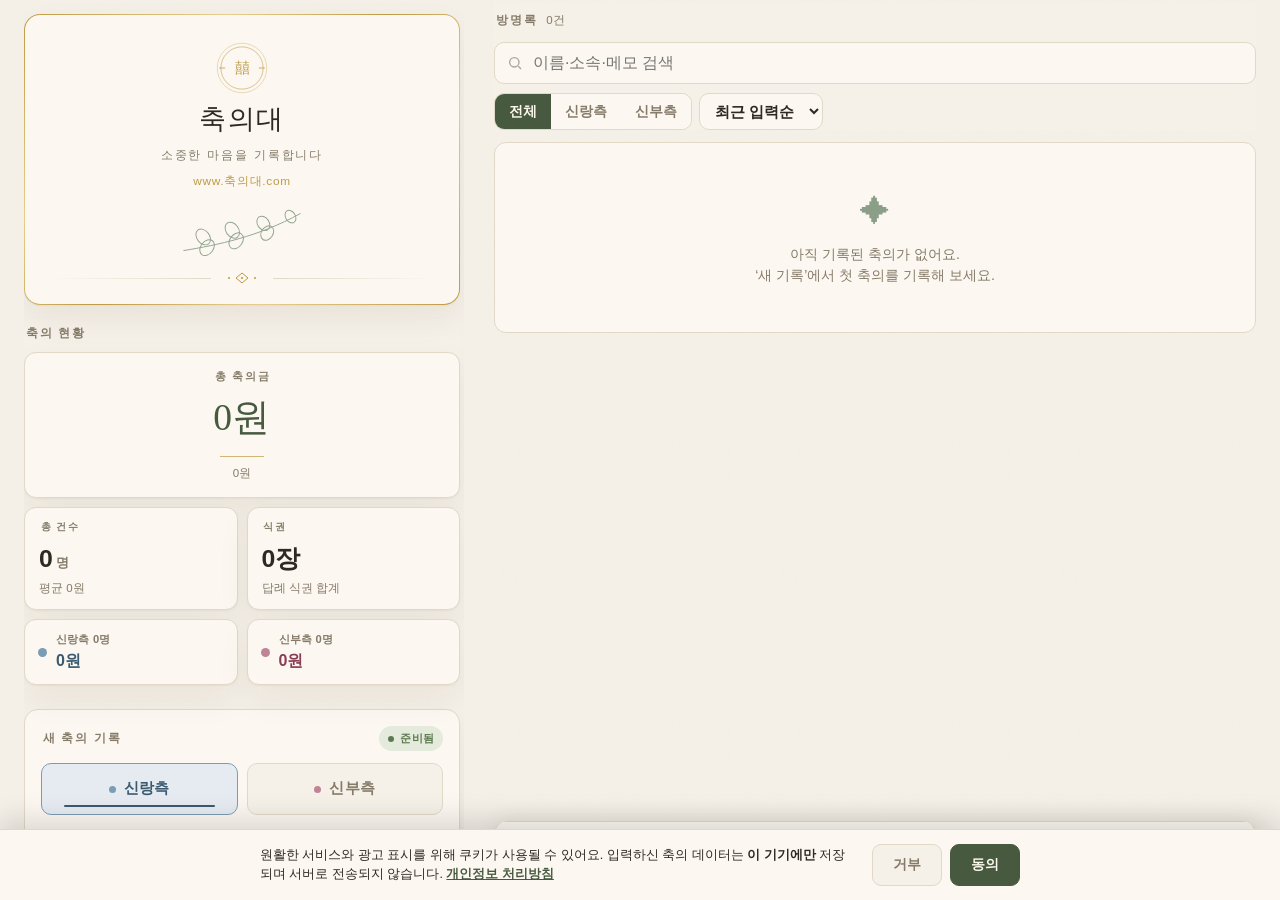
<file: index.html>
<!DOCTYPE html>
<html lang="ko">
<head>
<meta charset="UTF-8">
<meta name="viewport" content="width=device-width, initial-scale=1.0">
<meta name="theme-color" content="#F5F0E8">
<title>축의금 정리 · 축의대 명부 무료 웹앱 — 신랑측·신부측 합계, 식권, 엑셀 저장 | 축의대</title>
<meta name="description" content="결혼식 축의대에서 쓰는 무료 축의금 접수·정리 웹앱. 설치와 가입 없이 링크만 열면 되고, 인터넷이 끊겨도 작동합니다. 신랑측·신부측 합계, 식권 개수, 엑셀 저장과 인쇄까지. 입력한 내용은 서버로 전송되지 않고 내 기기에만 저장됩니다.">
<link rel="canonical" href="https://xn--vk1bu99a4qe.com/">
<meta property="og:type" content="website">
<meta property="og:site_name" content="축의대">
<meta property="og:locale" content="ko_KR">
<meta property="og:url" content="https://xn--vk1bu99a4qe.com/">
<meta property="og:title" content="축의대 — 결혼식 축의금 접수·정리 무료 웹앱">
<meta property="og:description" content="설치·가입 없이 링크만 열면 바로 사용. 인터넷이 끊겨도 작동하고, 신랑측·신부측 합계와 식권까지 한 번에 정리합니다.">
<meta property="og:image" content="https://xn--vk1bu99a4qe.com/icon-512.png">
<meta name="twitter:card" content="summary">
<script type="application/ld+json">
{"@context":"https://schema.org","@graph":[
{"@type":"SoftwareApplication","name":"축의대","url":"https://xn--vk1bu99a4qe.com/","applicationCategory":"BusinessApplication","operatingSystem":"Web (iOS, Android, PC)","inLanguage":"ko","description":"결혼식 축의대에서 축의금을 접수·정리하는 무료 웹앱. 설치·가입 없이 사용하며 오프라인에서도 작동하고, 데이터는 기기에만 저장됩니다.","offers":{"@type":"Offer","price":"0","priceCurrency":"KRW"},"featureList":["신랑측·신부측 구분 합계","식권 개수 기록","하객별 고유 번호","엑셀(CSV) 저장·공유","인쇄 및 PDF 정산서","두 기기 기록 합치기","오프라인 작동","기기 내 3중 저장"]},
{"@type":"HowTo","name":"결혼식 축의금 접수하는 순서","inLanguage":"ko","step":[
{"@type":"HowToStep","name":"접수대 준비","text":"신랑측·신부측 자리를 나누고 필기구와 봉투 보관함, 식권을 준비합니다."},
{"@type":"HowToStep","name":"봉투 수령과 이름 확인","text":"봉투를 받고 이름을 확인합니다. 이름이 없으면 그 자리에서 여쭙고 적어 둡니다."},
{"@type":"HowToStep","name":"기록","text":"번호·이름·금액을 기록하고 신랑측인지 신부측인지 함께 표시합니다."},
{"@type":"HowToStep","name":"식권 전달","text":"인원에 맞춰 식권을 전달하고 몇 장을 드렸는지 함께 기록합니다."},
{"@type":"HowToStep","name":"정산과 인계","text":"예식 후 합계를 확인하고 명단과 현금을 혼주께 함께 인계합니다."}]}
]}
</script>
<!-- AdSense 소유권 확인용 메타태그. 광고 스크립트는 동의 후에만 로드되므로(구글 크롤러는 동의 버튼을
     누르지 않음) 확인이 실패할 수 있어, 쿠키를 쓰지 않는 이 메타태그로 소유권을 확인시킨다. -->
<meta name="google-adsense-account" content="ca-pub-7543390628199317">
<link rel="manifest" href="manifest.webmanifest">
<link rel="apple-touch-icon" href="icon-192.png">
<meta name="apple-mobile-web-app-capable" content="yes">
<meta name="mobile-web-app-capable" content="yes">
<meta name="apple-mobile-web-app-title" content="축의대">
<meta name="apple-mobile-web-app-status-bar-style" content="default">
<link rel="icon" href="data:image/svg+xml,<svg xmlns='http://www.w3.org/2000/svg' viewBox='0 0 100 100'><circle cx='50' cy='50' r='44' fill='none' stroke='%23BE9A44' stroke-width='3'/><text x='50' y='68' font-size='52' text-anchor='middle' fill='%23BE9A44' font-family='Georgia,serif'>囍</text></svg>">
<style>
  :root{
    --bg:#F5F0E8; --panel:#FCF8F1; --ink:#2E2A22; --muted:#857B69; --line:#E1D8C7;
    --brand:#8A9E88; --brand-strong:#47593F; --brand-soft:#E8EEE2; --on-accent:#FBF7EC;
    --gold:#BE9A44; --gold-lite:#E7CE8E;
    --groom:#7B9CB5; --groom-strong:#3B5A70; --groom-soft:#E5EBF0;
    --bride:#C08497; --bride-strong:#8A3E56; --bride-soft:#F4E5E9;
    --other:#A2947E; --other-soft:#EDE7DB;
    --ok:#5C7A50; --ok-soft:#E5EBDC; --warn:#A9772A; --warn-soft:#F3E7CE;
    --danger:#A6472F; --danger-soft:#F2DFD8;
    --shadow:0 1px 2px rgba(70,55,25,.05),0 14px 34px rgba(70,55,25,.06);
    --radius:14px;
    --display:"Didot","Bodoni MT","Hoefler Text",Palatino,"Palatino Linotype",Georgia,"AppleMyungjo","Nanum Myeongjo","Batang",serif;
    --body:"Helvetica Neue","Avenir Next",Avenir,"Segoe UI",Roboto,Arial,"Apple SD Gothic Neo","Malgun Gothic","Nanum Gothic",sans-serif;
    --num:"Helvetica Neue","SF Pro Display","Segoe UI","Avenir Next",Arial,"Apple SD Gothic Neo","Malgun Gothic",sans-serif;
  }
  @media (prefers-color-scheme: dark){
    :root{
      --bg:#1A1712; --panel:#24211A; --ink:#EFE8DA; --muted:#A99D87; --line:#3A3529;
      --brand:#9DB199; --brand-strong:#BBCDB4; --brand-soft:#262C20; --on-accent:#20261C;
      --gold:#D8B667; --gold-lite:#F0DCA6;
      --groom:#8FB0C7; --groom-strong:#AECEE2; --groom-soft:#1F2830;
      --bride:#CE9AAA; --bride-strong:#E6B9C4; --bride-soft:#2C1F25;
      --other:#B3A78F; --other-soft:#282419;
      --ok:#94B382; --ok-soft:#212A1B; --warn:#D8B25E; --warn-soft:#2F2814;
      --danger:#DB8168; --danger-soft:#331E17;
      --shadow:0 1px 3px rgba(0,0,0,.4),0 14px 34px rgba(0,0,0,.32);
    }
  }
  *{box-sizing:border-box;-webkit-tap-highlight-color:transparent}
  html,body{margin:0;padding:0}
  body{
    font-family:var(--body); background:var(--bg); color:var(--ink); line-height:1.5;
    -webkit-text-size-adjust:100%; padding-bottom:env(safe-area-inset-bottom);
  }
  body::before{  /* whisper paper grain */
    content:""; position:fixed; inset:0; pointer-events:none; z-index:-1; opacity:.06;
    background-image:url("data:image/svg+xml,%3Csvg xmlns='http://www.w3.org/2000/svg' width='140' height='140'%3E%3Cfilter id='p'%3E%3CfeTurbulence type='fractalNoise' baseFrequency='0.85' numOctaves='2' stitchTiles='stitch'/%3E%3CfeColorMatrix type='saturate' values='0'/%3E%3C/filter%3E%3Crect width='100%25' height='100%25' filter='url(%23p)' opacity='0.5'/%3E%3C/svg%3E");
  }
  @media (prefers-color-scheme: dark){ body::before{opacity:.035} }
  button{font-family:inherit; cursor:pointer; color:inherit}
  input,select,textarea{font-family:inherit}

  :root{ --dock-h:120px; }   /* 하단 도크(툴바+광고) 높이 — JS가 실측 갱신 */
  .wrap{max-width:760px; margin:0 auto; padding:0 16px calc(var(--dock-h) + 18px)}

  /* ---------- Ornaments ---------- */
  .eyebrow{
    font-family:var(--display); font-size:.72rem; font-weight:600; color:var(--muted);
    letter-spacing:.2em; text-indent:.2em; text-transform:uppercase;
  }
  .eyebrow.ko{ text-transform:none; letter-spacing:.16em; text-indent:.16em; }
  .orn-divider{ display:flex; align-items:center; gap:.85rem; }
  .orn-divider::before,.orn-divider::after{ content:""; flex:1; height:1px; }
  .orn-divider::before{ background:linear-gradient(90deg,transparent,var(--line)); }
  .orn-divider::after{ background:linear-gradient(90deg,var(--line),transparent); }
  .orn{ width:34px; height:12px; flex:none; }
  .orn path{ fill:none; stroke:var(--gold); stroke-width:1; }
  .orn circle{ fill:var(--gold); stroke:none; }
  .crest{ width:54px; height:54px; display:block; margin:0 auto 2px; stroke:var(--gold); }
  .crest text{ fill:var(--gold); font-family:var(--display); font-size:33px; stroke:none; }
  .euc{ display:block; margin:12px auto 2px; width:128px; height:auto; fill:none;
    stroke:var(--brand); stroke-width:1; stroke-linecap:round; stroke-linejoin:round; opacity:.92; }

  /* ---------- Header (hero, gold-framed stationery) ---------- */
  header.hero{
    margin-top:18px; padding:26px 22px 20px; text-align:center; border-radius:16px;
    border:1.5px solid transparent; position:relative;
    background:linear-gradient(var(--panel),var(--panel)) padding-box,
      linear-gradient(135deg,var(--gold),var(--gold-lite) 28%,var(--gold) 50%,var(--gold-lite) 72%,var(--gold)) border-box;
    box-shadow:var(--shadow);
  }
  .hero-title{ font-family:var(--display); font-size:1.7rem; letter-spacing:.06em; color:var(--ink); margin-top:4px; }
  .hero-sub{ font-family:var(--body); font-size:.72rem; letter-spacing:.16em; color:var(--muted); margin-top:7px; }
  .hero-link{ display:inline-block; margin-top:9px; font-family:var(--body); font-size:.74rem; letter-spacing:.06em; color:var(--gold); text-decoration:none; border-bottom:1px solid transparent; }
  .hero-link:hover{ border-bottom-color:var(--gold); }
  .hero .orn-divider{ margin-top:14px; }

  .card-head{ display:flex; align-items:center; justify-content:space-between; gap:10px; margin-bottom:12px; }
  .card-head .eyebrow{ margin:0; }
  .pill-slot{ display:inline-flex; align-items:center; flex:none; }
  .hero-slot{ position:absolute; top:12px; right:12px; }
  .list-head .pill-slot{ margin-left:auto; }
  .save-pill{
    display:inline-flex; align-items:center; gap:6px;
    font-size:11px; font-weight:600; padding:4px 9px; border-radius:999px;
    background:var(--ok-soft); color:var(--ok); white-space:nowrap; letter-spacing:.02em;
  }
  .save-pill.saving{background:var(--brand-soft); color:var(--brand-strong)}
  .save-pill.warn{background:var(--warn-soft); color:var(--warn)}
  .save-pill.err{background:var(--danger-soft); color:var(--danger)}
  .save-pill .dot{width:6px;height:6px;border-radius:50%;background:currentColor}

  /* ---------- Summary (sticky) ---------- */
  .summary{ background:var(--bg); padding:6px 0 10px; margin-top:14px; }   /* 스크롤 시 상단 고정 안 함 */
  .summary-top{ display:flex; align-items:center; justify-content:space-between; margin-bottom:9px; }
  .stat-grid{ display:grid; grid-template-columns:1fr 1fr; gap:9px; }
  .stat{ background:var(--panel); border:1px solid var(--line); border-radius:12px; padding:12px 14px; box-shadow:var(--shadow); }
  .stat .eyebrow{ font-size:.62rem; }
  .stat .big{ font-family:var(--num); font-variant-numeric:tabular-nums; font-feature-settings:'tnum' 1; font-size:1.55rem; font-weight:600; color:var(--ink); margin-top:5px; letter-spacing:-.01em; }
  .stat .sub{ font-size:.72rem; color:var(--muted); margin-top:3px; font-variant-numeric:tabular-nums; }
  .stat.total{ grid-column:1/-1; text-align:center; padding:16px 14px 15px; }
  .stat.total .big{ font-family:var(--display); font-size:2.35rem; font-weight:400; color:var(--brand-strong); letter-spacing:.01em; margin-top:6px; }
  .stat.total .eyebrow{ font-size:.66rem; }
  .stat.total .rule{ width:44px; height:1px; background:var(--gold); margin:9px auto 0; opacity:.7; }
  .stat.total .sub{ margin-top:8px; }

  .split{ grid-column:1/-1; display:grid; grid-template-columns:1fr 1fr; gap:9px; }
  .sidecard{ background:var(--panel); border:1px solid var(--line); border-radius:12px; padding:11px 13px; display:flex; align-items:center; gap:9px; box-shadow:var(--shadow); }
  .sidecard .dot{ width:9px; height:9px; border-radius:50%; flex:none; }
  .sidecard.g .dot{ background:var(--groom); } .sidecard.b .dot{ background:var(--bride); }
  .sidecard .lab{ font-size:.7rem; color:var(--muted); font-weight:600; letter-spacing:.02em; }
  .sidecard .v{ font-family:var(--num); font-variant-numeric:tabular-nums; font-size:1rem; font-weight:600; margin-top:1px; }
  .sidecard.g .v{ color:var(--groom-strong); } .sidecard.b .v{ color:var(--bride-strong); }

  .minirow{ grid-column:1/-1; display:flex; gap:9px; }
  .mini{ flex:1; background:var(--panel); border:1px solid var(--line); border-radius:10px; padding:8px 13px;
    font-size:.76rem; color:var(--muted); display:flex; align-items:center; justify-content:space-between; }
  .mini b{ font-family:var(--num); font-variant-numeric:tabular-nums; color:var(--ink); font-weight:600; }

  /* ---------- Cards / input ---------- */
  .card{ background:var(--panel); border:1px solid var(--line); border-radius:var(--radius); box-shadow:var(--shadow); padding:16px; margin-top:14px; }
  .card > .eyebrow{ display:block; margin-bottom:12px; text-align:center; }

  .field{ margin-bottom:13px; }
  .field label{ display:block; font-size:.74rem; color:var(--muted); font-weight:600; margin-bottom:5px; letter-spacing:.02em; }
  .field input{ width:100%; min-height:52px; padding:13px 15px; font-size:17px; border:1px solid var(--line);
    border-radius:10px; background:var(--bg); color:var(--ink); outline:none; transition:border-color .12s, box-shadow .12s; }
  .field input:focus{ border-color:var(--brand); box-shadow:0 0 0 3px var(--brand-soft); }
  #amount,#editAmount{ font-family:var(--num); font-variant-numeric:tabular-nums; font-weight:600; font-size:19px; letter-spacing:.01em; }
  .amt-read{ font-family:var(--num); font-size:13px; color:var(--brand-strong); font-weight:600; min-height:17px; margin-top:6px; }

  .side-toggle{ display:grid; grid-template-columns:1fr 1fr; gap:9px; margin-bottom:13px; }
  .side-toggle button{ min-height:52px; border-radius:10px; border:1px solid var(--line); background:var(--bg);
    font-size:15px; font-weight:600; color:var(--muted); transition:.12s; position:relative; letter-spacing:.02em; }
  .side-toggle button .sd{ width:7px; height:7px; border-radius:50%; display:inline-block; margin-right:8px; vertical-align:middle; background:var(--muted); }
  .side-toggle button.g .sd{ background:var(--groom); } .side-toggle button.b .sd{ background:var(--bride); }
  .side-toggle button.on.g{ background:var(--groom-soft); color:var(--groom-strong); border-color:var(--groom); }
  .side-toggle button.on.b{ background:var(--bride-soft); color:var(--bride-strong); border-color:var(--bride); }
  .side-toggle button.on::after{ content:""; position:absolute; left:22px; right:22px; bottom:7px; height:2px; border-radius:2px; }
  .side-toggle button.on.g::after{ background:var(--groom-strong); }
  .side-toggle button.on.b::after{ background:var(--bride-strong); }

  .quick{ display:grid; grid-template-columns:repeat(4,1fr); gap:7px; margin:9px 0 2px; }
  .quick button{ padding:11px 4px; border-radius:999px; border:1px solid var(--line); background:var(--panel);
    font-family:var(--num); font-size:14px; font-weight:600; color:var(--ink); font-variant-numeric:tabular-nums; }
  .quick button:active{ background:var(--brand-soft); }

  /* 번호 배지 — 방명록 행의 번호와 동일한 형태를 입력/수정 화면에서도 사용 */
  .name-row{ display:flex; align-items:center; gap:10px; }
  .name-row > input:not(.next-idx){ flex:1; min-width:0; }
  /* .field input 보다 우선하도록 특이도를 높인다(안 그러면 원형이 사각형으로 덮어써짐) */
  .name-row input.next-idx{ flex:none; width:46px; min-width:46px; height:46px; min-height:46px;
    border-radius:50%; border:1px solid var(--gold); text-align:center; padding:0;
    font-family:var(--display); font-size:16px; font-weight:600; color:var(--ink);
    font-variant-numeric:tabular-nums; background:transparent; outline:none;
    -webkit-appearance:none; appearance:none; }
  .name-row input.next-idx:focus{ border-color:var(--brand); box-shadow:0 0 0 3px var(--brand-soft); background:var(--bg); }

  .amount-wrap{ position:relative; }
  .amount-wrap input{ padding-right:48px; }
  .amt-clear{ position:absolute; right:9px; top:50%; transform:translateY(-50%);
    width:30px; height:30px; border-radius:50%; border:none; background:var(--line); color:var(--muted);
    font-size:14px; line-height:1; display:none; align-items:center; justify-content:center; padding:0; }
  .amt-clear.show{ display:flex; }
  .amt-clear:active{ background:var(--brand-soft); color:var(--brand-strong); }

  .chips{ display:grid; grid-template-columns:repeat(6,1fr); gap:7px; }
  .chips button{ padding:12px 4px; border-radius:10px; border:1px solid var(--line); background:var(--bg);
    font-size:15px; font-weight:600; color:var(--muted); transition:.12s; }
  .chips button:active{ background:var(--brand-soft); }
  .chips button.on{ border-color:var(--brand); background:var(--brand-soft); color:var(--brand-strong); }
  .chips .tk-custom{ min-width:0; width:100%; padding:12px 2px; border-radius:10px; border:1px solid var(--line);
    background:var(--bg); color:var(--ink); font-size:16px; font-weight:600; text-align:center; outline:none; }
  .chips .tk-custom::placeholder{ color:var(--muted); font-weight:500; font-size:13px; }
  .chips .tk-custom:focus{ border-color:var(--brand); box-shadow:0 0 0 3px var(--brand-soft); }

  .two{ display:grid; grid-template-columns:1fr 1fr; gap:9px; }

  .add-btn{ width:100%; min-height:56px; margin-top:14px; border:none; border-radius:12px;
    background:var(--brand-strong); color:var(--on-accent); font-size:17px; font-weight:600; letter-spacing:.14em;
    box-shadow:inset 0 0 0 1px rgba(190,154,68,.55), 0 6px 16px rgba(71,89,63,.22); }
  .add-btn:active{ transform:scale(.99); filter:brightness(.96); }

  /* ---------- List ---------- */
  .list-head{ display:flex; align-items:center; gap:9px; margin:22px 2px 12px; flex-wrap:wrap; }
  .list-head .eyebrow{ font-size:.72rem; }
  .list-head .count{ font-size:.72rem; color:var(--muted); font-variant-numeric:tabular-nums; }
  .search{ flex:1 1 100%; order:5; position:relative; margin-top:4px; }
  .search input{ width:100%; padding:11px 14px 11px 38px; font-size:16px; border:1px solid var(--line);
    border-radius:10px; background:var(--panel); color:var(--ink); outline:none; }
  .search input:focus{ border-color:var(--brand); box-shadow:0 0 0 3px var(--brand-soft); }
  .search svg{ position:absolute; left:13px; top:50%; transform:translateY(-50%); opacity:.4; }
  .filters{ display:flex; gap:7px; flex:1 1 100%; order:6; flex-wrap:wrap; }
  .filters .seg{ display:inline-flex; border:1px solid var(--line); border-radius:10px; overflow:hidden; }
  .filters .seg button{ padding:8px 14px; border:none; background:var(--panel); color:var(--muted); font-size:14px; font-weight:600; }
  .filters .seg button.on{ background:var(--brand-strong); color:var(--on-accent); }
  .filters select{ padding:8px 11px; border:1px solid var(--line); border-radius:10px; background:var(--panel); color:var(--ink); font-size:15px; font-weight:600; }

  #list{ list-style:none; margin:0; padding:0; border-top:1px solid var(--line); border-radius:12px; overflow:hidden;
    background:var(--panel); border:1px solid var(--line); }
  .row{ padding:13px 15px; display:flex; align-items:center; gap:13px; border-bottom:1px solid var(--line); }
  .row:last-child{ border-bottom:none; }
  .row.flash{ animation:flash 1.3s ease; }
  @keyframes flash{ 0%{background:var(--brand-soft)} 100%{background:transparent} }
  .row .idx{ flex:none; width:30px; height:30px; border-radius:50%; border:1px solid var(--gold);
    display:flex; align-items:center; justify-content:center; font-family:var(--display); font-size:14px;
    color:var(--ink); font-variant-numeric:tabular-nums; }
  .row .side-dot{ width:8px; height:8px; border-radius:50%; flex:none; margin-left:-2px; }
  .row .side-dot.groom{ background:var(--groom); } .row .side-dot.bride{ background:var(--bride); } .row .side-dot.none{ background:var(--line); }
  .row .who{ min-width:0; flex:1; }
  .row .who .nm{ font-size:16px; font-weight:600; color:var(--ink); overflow:hidden; text-overflow:ellipsis; white-space:nowrap; }
  .row .who .meta{ font-size:12px; color:var(--muted); margin-top:2px; overflow:hidden; text-overflow:ellipsis; white-space:nowrap; }
  .row .amt{ font-family:var(--num); font-variant-numeric:tabular-nums; font-size:17px; font-weight:600; text-align:right; white-space:nowrap; }
  .row .amt.groom{ color:var(--groom-strong); } .row .amt.bride{ color:var(--bride-strong); } .row .amt.none{ color:var(--ink); }
  .row .amt small{ display:block; font-family:var(--body); font-size:11px; color:var(--muted); font-weight:500; }
  .row .edit{ background:transparent; border:none; padding:0 2px; color:var(--muted); font-size:22px; line-height:1; flex:none; }
  .empty{ text-align:center; color:var(--muted); padding:46px 20px; font-size:14px; }
  .empty .big{ font-size:30px; margin-bottom:10px; color:var(--brand); }

  /* ---------- Toolbar ---------- */
  .bottom-dock{ position:fixed; left:0; right:0; bottom:0; z-index:45; background:var(--panel);
    box-shadow:0 -4px 18px rgba(70,55,25,.07); transition:transform .18s ease; padding-bottom:env(safe-area-inset-bottom); }
  body.kb .bottom-dock{ transform:translateY(130%); }
  .bottom-dock.dock-hidden{ transform:translateY(130%); }   /* 아래로 스크롤 시 숨김 */
  .toolbar{ background:var(--panel); border-top:1px solid var(--line); padding:9px 16px; }
  /* 광고: '기록하기' 버튼 아래(입력 카드 안)에 배치 */
  .ad-bar{ margin-top:16px; padding:10px 4px 2px; border-top:1px solid var(--line);
    display:flex; flex-direction:column; align-items:center; }
  .ad-label{ font-size:9px; letter-spacing:.16em; text-transform:uppercase; color:var(--muted); opacity:.7; padding:2px 0 3px; }
  .ad-slot{ width:100%; max-width:760px; min-height:56px; max-height:110px; display:flex; align-items:center; justify-content:center; }
  .ad-demo{ width:100%; min-height:52px; display:flex; flex-direction:column; align-items:center; justify-content:center; gap:2px; padding:8px;
    border:1px dashed var(--line); border-radius:8px; color:var(--muted); font-size:13px; font-weight:600; }
  .ad-demo span{ font-size:10.5px; font-weight:400; opacity:.85; letter-spacing:.02em; }
  @media (min-width:960px){ .ad-slot{ min-height:90px; } }

  .consent{ position:fixed; left:0; right:0; bottom:0; z-index:80; background:var(--panel);
    border-top:1px solid var(--line); box-shadow:0 -8px 30px rgba(0,0,0,.14);
    padding:14px 16px calc(14px + env(safe-area-inset-bottom)); }
  .consent-inner{ max-width:760px; margin:0 auto; display:flex; align-items:center; gap:14px; flex-wrap:wrap; }
  .consent p{ margin:0; font-size:12.5px; color:var(--ink); line-height:1.55; flex:1 1 320px; }
  .consent a{ color:var(--brand-strong); font-weight:600; }
  .consent-actions{ display:flex; gap:8px; margin-left:auto; }
  .consent-actions button{ padding:11px 20px; border-radius:9px; font-size:14px; font-weight:600; border:1px solid var(--line); }
  .c-accept{ background:var(--brand-strong); color:var(--on-accent); border-color:var(--brand-strong)!important; }
  .c-ghost{ background:var(--bg); color:var(--muted); }
  .sheet-foot{ text-align:center; font-size:12px; color:var(--muted); margin:14px 0 2px; }
  .sheet-foot a{ color:var(--brand-strong); font-weight:600; }
  [hidden]{ display:none!important; }
  .toolbar .wrapb{ max-width:760px; margin:0 auto; display:flex; gap:8px; }
  .toolbar button{ flex:1; padding:9px 6px; border-radius:11px; border:1px solid transparent; background:transparent;
    color:var(--muted); font-size:11.5px; font-weight:600; display:flex; flex-direction:column; align-items:center; gap:4px; letter-spacing:.02em; }
  .toolbar button svg{ width:21px; height:21px; stroke:currentColor; fill:none; stroke-width:1.4; stroke-linecap:round; stroke-linejoin:round; }
  .toolbar button.primary{ color:var(--brand-strong); }
  .toolbar button:active{ background:var(--brand-soft); }

  /* ---------- Sheets ---------- */
  .backdrop{ position:fixed; inset:0; background:rgba(46,42,34,.42); z-index:60; display:none; align-items:flex-end; justify-content:center; }
  .backdrop.show{ display:flex; }
  .sheet{ background:var(--panel); width:100%; max-width:760px; border-radius:22px 22px 0 0;
    padding:12px 18px calc(20px + env(safe-area-inset-bottom)); box-shadow:0 -10px 44px rgba(0,0,0,.28);
    max-height:88vh; overflow:auto; animation:slideup .22s ease; }
  @keyframes slideup{ from{transform:translateY(100%)} to{transform:translateY(0)} }
  .grab-area{ padding:6px 0 10px; margin:-6px 0 2px; cursor:grab; touch-action:none; }
  .grab{ width:44px; height:5px; border-radius:3px; background:var(--line); margin:0 auto; transition:background .15s; }
  .backdrop.dragging .grab{ background:var(--muted); }
  .sheet.snap{ transition:transform .22s cubic-bezier(.2,.8,.3,1); }
  .backdrop{ transition:background .2s; }
  .sheet h3{ font-family:var(--display); text-align:center; margin:0; font-size:1.15rem; font-weight:400; letter-spacing:.05em; color:var(--ink); }
  .sheet .orn-divider{ margin:12px 0 14px; }
  .sheet .hint{ font-size:12px; color:var(--muted); margin:0 0 14px; text-align:center; }
  .modal-actions{ display:flex; gap:9px; margin-top:10px; }
  .modal-actions button{ flex:1; min-height:52px; border-radius:11px; font-size:15px; font-weight:600; border:none; letter-spacing:.05em; }
  .btn-save{ background:var(--brand-strong); color:var(--on-accent); box-shadow:inset 0 0 0 1px rgba(190,154,68,.5); }
  .btn-cancel{ background:var(--bg); color:var(--ink); border:1px solid var(--line)!important; }
  .btn-del{ background:var(--danger-soft); color:var(--danger); flex:0 0 auto!important; padding:0 18px!important; }

  .menu-list{ display:flex; flex-direction:column; gap:9px; margin-bottom:6px; }
  .menu-list button{ display:flex; align-items:center; gap:13px; width:100%; text-align:left;
    padding:15px; border:1px solid var(--line); border-radius:12px; background:var(--bg); color:var(--ink); font-size:15px; font-weight:600; }
  .menu-list button .mic{ font-size:19px; width:24px; text-align:center; }
  .menu-list button small{ display:block; font-weight:400; color:var(--muted); font-size:12px; margin-top:2px; }
  .menu-list button.danger-item{ color:var(--danger); border-color:var(--danger-soft); }
  .menu-list button.danger-item small{ color:var(--muted); }
  .menu-list button.danger-item:active{ background:var(--danger-soft); }

  .snap-list{ display:flex; flex-direction:column; gap:8px; margin:2px 0 14px; max-height:52vh; overflow:auto; }
  .snap-list button{ display:flex; justify-content:space-between; align-items:center; gap:9px; width:100%;
    padding:13px 15px; border:1px solid var(--line); border-radius:11px; background:var(--bg); color:var(--ink); font-size:15px; font-weight:600; }
  .snap-list button .cnt{ color:var(--brand-strong); font-family:var(--num); font-variant-numeric:tabular-nums; }
  .snap-list .none{ color:var(--muted); font-size:14px; text-align:center; padding:24px; }

  textarea.paste{ width:100%; min-height:120px; padding:12px; border:1px solid var(--line); border-radius:11px;
    background:var(--bg); color:var(--ink); font-size:14px; outline:none; resize:vertical; font-family:ui-monospace,Menlo,Consolas,monospace; }
  textarea.paste:focus{ border-color:var(--brand); }

  /* ---------- Toast / Undo ---------- */
  /* 모든 알림(되돌리기 포함)은 하단 탭바 바로 위, 같은 위치에 쌓인다 */
  .toast-stack{ position:fixed; left:0; right:0; bottom:calc(var(--dock-h) + 12px); z-index:70;
    display:flex; flex-direction:column; align-items:center; gap:8px;
    pointer-events:none; padding:0 16px; }
  body.kb .toast-stack{ bottom:16px; }
  .toast-host{ width:100%; max-width:760px; display:flex; flex-direction:column; align-items:center; gap:8px; }
  .toast-host:empty{ display:none; }        /* 빈 호스트가 간격을 만들지 않도록 */
  .toast{ background:#2E2A22; color:#F5F0E8; padding:12px 16px; border-radius:11px; font-size:14px; font-weight:500;
    box-shadow:0 10px 28px rgba(0,0,0,.32); display:flex; align-items:center; gap:14px; pointer-events:auto; max-width:760px; width:100%; animation:toastin .2s ease; }
  @keyframes toastin{ from{transform:translateY(12px);opacity:0} to{transform:translateY(0);opacity:1} }
  .toast button{ background:transparent; border:none; color:var(--gold-lite); font-weight:700; font-size:14px; padding:2px 4px; margin-left:auto; white-space:nowrap; letter-spacing:.03em; }
  @media (prefers-color-scheme: dark){ .toast{ background:#0E0C09; } }

  /* 사이트 본문(도구 아래 안내 글) */
  .site-content{ margin:26px 0 8px; padding:22px 18px 24px; background:var(--panel);
    border:1px solid var(--line); border-radius:var(--radius); box-shadow:var(--shadow); }
  .site-content h1{ font-family:var(--display); font-size:1.32rem; font-weight:400; letter-spacing:.02em;
    line-height:1.45; margin:0 0 12px; color:var(--ink); }
  .site-content h2{ font-family:var(--display); font-size:1.06rem; font-weight:400; letter-spacing:.02em;
    margin:26px 0 8px; padding-top:16px; border-top:1px solid var(--line); color:var(--ink); }
  .site-content h3{ font-size:.94rem; font-weight:700; margin:16px 0 4px; color:var(--ink); }
  .site-content p{ font-size:.92rem; line-height:1.85; color:var(--ink); margin:0 0 10px; }
  .site-content ul,.site-content ol{ padding-left:20px; margin:0 0 10px; }
  .site-content li{ font-size:.92rem; line-height:1.8; color:var(--ink); margin-bottom:6px; }
  .site-content strong{ font-weight:700; }
  .site-content em{ font-style:normal; color:var(--brand-strong); font-weight:600; }
  .site-content a{ color:var(--brand-strong); font-weight:600; }
  .site-content{ text-align:center; }
  .site-content h1{ font-size:1.18rem; line-height:1.55; margin:0 0 10px; }
  .site-content .lead{ font-family:var(--display); font-size:.94rem; line-height:1.95;
    color:var(--muted); margin:0; letter-spacing:.01em; }
  .site-content .orn-divider{ margin:18px 0 18px; }

  /* 3단계 흐름 — 가로 3칸, 한눈에 */
  .flow{ display:grid; grid-template-columns:repeat(3,1fr); gap:8px; list-style:none; padding:0; margin:0 0 12px; }
  .flow li{ display:flex; flex-direction:column; align-items:center; gap:3px;
    padding:13px 6px; background:var(--bg); border:1px solid var(--line); border-radius:12px; }
  .flow .fn{ width:22px; height:22px; border-radius:50%; border:1px solid var(--gold); color:var(--gold);
    font-family:var(--display); font-size:11px; display:flex; align-items:center; justify-content:center; margin-bottom:2px; }
  .flow b{ font-size:.86rem; font-weight:700; color:var(--ink); }
  .flow span:not(.fn){ font-size:.72rem; color:var(--muted); line-height:1.4; }

  /* 특징 — 2열 팩트 그리드 */
  .facts{ display:grid; grid-template-columns:1fr 1fr; gap:8px; margin:0 0 18px; }
  .facts div{ padding:11px 12px; background:var(--bg); border:1px solid var(--line);
    border-radius:10px; text-align:left; }
  .facts b{ display:block; font-size:.85rem; font-weight:700; color:var(--brand-strong); }
  .facts span{ display:block; font-size:.72rem; color:var(--muted); margin-top:2px; }

  /* FAQ — 아코디언으로 접어 세로 길이를 줄임 */
  .qa{ text-align:left; border-top:1px solid var(--line); }
  .qa:last-of-type{ border-bottom:1px solid var(--line); }
  .qa summary{ list-style:none; cursor:pointer; padding:13px 26px 13px 2px; position:relative;
    font-size:.88rem; font-weight:600; color:var(--ink); }
  .qa summary::-webkit-details-marker{ display:none; }
  .qa summary::after{ content:"+"; position:absolute; right:6px; top:50%; transform:translateY(-50%);
    color:var(--gold); font-size:1rem; line-height:1; }
  .qa[open] summary::after{ content:"−"; }
  .qa p{ margin:0 0 13px; padding-right:6px; font-size:.85rem; line-height:1.85; color:var(--muted); }
  .qa p a{ color:var(--brand-strong); font-weight:600; }
  .privacy-line{ font-size:.76rem!important; line-height:1.8; color:var(--muted)!important; margin:0 0 14px!important; }
  .privacy-line a{ color:var(--brand-strong); font-weight:600; }

  /* 가이드 카드 — 청첩장 결 */
  .guides{ margin:22px 0 8px; padding:26px 18px 24px; text-align:center;
    background:var(--panel); border:1px solid var(--line); border-radius:var(--radius); box-shadow:var(--shadow); }
  .guides-eyebrow{ font-family:var(--display); font-size:.68rem; letter-spacing:.24em; text-indent:.24em;
    text-transform:uppercase; color:var(--muted); }
  .guides-title{ font-family:var(--display); font-size:1.24rem; font-weight:400; letter-spacing:.03em;
    margin:8px 0 6px; color:var(--ink); }
  .guides-lead{ font-size:.86rem; line-height:1.95; color:var(--muted); margin:0; }
  .guide-grid{ display:grid; gap:9px; margin-top:16px; text-align:left; }
  @media (min-width:620px){ .guide-grid{ grid-template-columns:1fr 1fr; } }
  .guide-card{ display:block; position:relative; padding:15px 16px 15px 46px;
    background:var(--bg); border:1px solid var(--line); border-radius:12px;
    text-decoration:none; transition:border-color .15s, transform .12s; }
  .guide-card:hover{ border-color:var(--gold); }
  .guide-card:active{ transform:translateY(1px); }
  .gc-num{ position:absolute; left:14px; top:16px; width:22px; height:22px; border-radius:50%;
    border:1px solid var(--gold); color:var(--gold); font-family:var(--display); font-size:11px;
    display:flex; align-items:center; justify-content:center; }
  .guide-card strong{ display:block; font-family:var(--display); font-size:.98rem; font-weight:400;
    letter-spacing:.01em; color:var(--ink); line-height:1.5; }
  .gc-desc{ display:block; margin-top:4px; font-size:.79rem; line-height:1.7; color:var(--muted); }
  .guides .site-foot{ margin-top:22px; padding-top:15px; border-top:1px solid var(--line);
    text-align:center; font-size:.82rem; color:var(--muted); }
  .guides .site-foot a{ color:var(--muted); font-weight:600; text-decoration:none;
    border-bottom:1px solid var(--line); }
  .guides .site-foot a:hover{ color:var(--brand-strong); border-bottom-color:var(--brand); }
  .site-foot{ margin-top:22px!important; padding-top:14px; border-top:1px solid var(--line);
    text-align:center; font-size:.84rem!important; color:var(--muted)!important; }

  .hidden{ display:none!important; }

  /* ---------- 모바일 탭 ---------- */
  .tabbar{ display:none; }
  @media (max-width:959px){
    .tabbar{ display:flex; background:var(--panel); border-top:1px solid var(--line); padding:6px 8px 4px; }
    .tabbar button{ flex:1; display:flex; flex-direction:column; align-items:center; gap:3px; padding:7px 2px 6px;
      border:none; background:transparent; color:var(--muted); font-size:11px; font-weight:600; letter-spacing:.01em; border-radius:10px; }
    .tabbar button svg{ width:21px; height:21px; stroke:currentColor; fill:none; stroke-width:1.5; stroke-linecap:round; stroke-linejoin:round; }
    .tabbar button.on{ color:var(--brand-strong); background:var(--brand-soft); }
    .toolbar{ display:none; }                       /* 모바일: 툴바 대신 탭바 사용 */

    /* 탭에 따라 영역 표시/숨김 */
    body[data-tab="summary"] .card,
    body[data-tab="summary"] .col-right{ display:none; }
    body[data-tab="entry"] .summary,
    body[data-tab="entry"] .col-right{ display:none; }
    body[data-tab="list"] .summary,
    body[data-tab="list"] .card{ display:none; }

    /* 안내 본문과 가이드는 '축의 현황' 탭에서만 보이게 (입력·방명록 화면은 도구에 집중) */
    body[data-tab="entry"] .site-content, body[data-tab="entry"] .guides,
    body[data-tab="list"] .site-content,  body[data-tab="list"] .guides{ display:none; }

    /* 히어로는 현황 탭에서만. 저장 상태 칩은 JS가 각 탭의 슬롯으로 옮겨
       (새 기록=제목 옆, 방명록=목록 헤더) 한 줄을 차지하지 않으면서 항상 보이게 한다. */
    body[data-tab="entry"] header.hero,
    body[data-tab="list"] header.hero{ display:none; }

    /* 입력 화면이 스크롤 없이 한 화면에 들어오도록 여백·높이 압축.
       (터치 목표는 44pt 이상 유지) */
    .card{ padding:13px; margin-top:10px; }
    .card-head{ margin-bottom:8px; }
    .field{ margin-bottom:9px; }
    .field label{ margin-bottom:3px; }
    .field input{ min-height:46px; padding:10px 13px; }
    .amount-wrap input{ padding-right:46px; }
    .amt-read{ min-height:14px; margin-top:4px; font-size:12.5px; }
    .side-toggle{ gap:8px; margin-bottom:9px; }
    .side-toggle button{ min-height:46px; }
    .side-toggle button.on::after{ bottom:5px; }
    .quick{ gap:6px; margin:7px 0 0; }
    .quick button{ padding:9px 4px; }
    .chips{ gap:6px; }
    .chips button{ padding:10px 3px; }
    .chips .tk-custom{ padding:10px 2px; }
    .two{ gap:8px; }
    .add-btn{ min-height:50px; margin-top:10px; }
    .ad-bar{ margin-top:10px; padding:8px 4px 0; }
    body[data-tab="entry"] .col-left,
    body[data-tab="list"] .col-right{ padding-top:8px; }
    body[data-tab="list"] .list-head{ margin-top:4px; }
  }

  /* ---------- 넓은 화면: 왼쪽 입력·요약 / 오른쪽 명부 2단 (각 칸 독립 스크롤) ---------- */
  @media (min-width: 960px){
    body{ overflow:hidden; }
    .wrap{ max-width:1280px; height:100vh; display:grid; grid-template-columns:minmax(360px,440px) 1fr; gap:30px; padding:0 24px; }
    .col-left{ height:100vh; overflow-y:auto; overscroll-behavior:contain; padding-bottom:24px; }
    .col-right{ height:100vh; overflow-y:auto; overscroll-behavior:contain; padding-bottom:calc(var(--dock-h) + 20px); }
    /* 데스크톱: 하단 도크(툴바+광고)를 오른쪽 '방명록' 칼럼 폭에 맞춰 배치 */
    .bottom-dock{ left:var(--dock-left,0); width:var(--dock-width,100%); right:auto;
      border-left:1px solid var(--line); border-right:1px solid var(--line);
      border-radius:14px 14px 0 0; overflow:hidden; }
    .col-left{ padding-top:2px; padding-right:4px; }
    .col-right{ padding-top:2px; }
    header.hero{ margin-top:12px; }
    .summary{ position:static; margin-top:14px; }
    .list-head{ position:sticky; top:0; z-index:6; background:var(--bg); margin:0 0 12px; padding-top:10px; }
  }

  @media print{
    /* 인쇄 용지 폭(~794px)이 모바일 미디어쿼리에 걸리므로, 탭 규칙을 반드시 무력화해야
       현재 탭과 무관하게 방명록이 인쇄된다. */
    /* 다크 모드에서 인쇄하면 밝은 글자가 흰 종이에 보이지 않으므로 인쇄용 밝은 팔레트로 고정 */
    :root{
      --bg:#ffffff; --panel:#ffffff; --ink:#1d1a15; --muted:#5a5348; --line:#c9c2b4;
      --brand:#6f7f68; --brand-strong:#3d4a35; --brand-soft:#eef1e8; --gold:#9a7b2f;
      --groom:#5c7f9c; --groom-strong:#284a63; --groom-soft:#eef3f7;
      --bride:#b07185; --bride-strong:#7a2f45; --bride-soft:#f8edf1;
    }
    .consent, .site-content, .guides{ display:none!important; }   /* 동의 배너·안내 본문은 인쇄물에서 제외 */
    /* 인쇄물 구성: 제목 → 축의 현황(요약) → 방명록 */
    body[data-tab] .col-left, body[data-tab] .summary,
    body[data-tab] .col-right, body[data-tab] #list, body[data-tab] .list-head{ display:block!important; }
    body[data-tab] header.hero, body[data-tab] .card{ display:none!important; }
    .bottom-dock,.tabbar,.ad-bar{ display:none!important; }
    .stat-grid{ display:grid!important; grid-template-columns:1fr 1fr!important; gap:8px!important; }
    .split, .breakdown{ display:grid!important; grid-template-columns:1fr 1fr!important; gap:8px!important; }
    .summary{ break-inside:avoid; page-break-inside:avoid; margin:0 0 16px!important; padding:0!important; }
    .stat,.sidecard,.mini{ box-shadow:none!important; border-color:#ddd!important; }
    .row{ break-inside:avoid; page-break-inside:avoid; }
    header.hero,.summary-top,.card,.toolbar,.list-head .search,.filters,.toast-host,.backdrop,.row .edit{ display:none!important; }
    body{ background:#fff; overflow:visible; } body::before{ display:none; }
    #list{ box-shadow:none; } .row{ border-color:#ddd; }
    .wrap{ padding:0; display:block; height:auto; max-width:none; }
    .col-left, .col-right{ height:auto; overflow:visible; padding:0; }
    .print-title{ display:block!important; }
  }
  .print-title{ display:none; font-family:var(--display); font-size:22px; font-weight:400; margin:0 0 12px; }
</style>
</head>
<body>
<div class="wrap">
  <div class="print-title">축의대</div>

  <div class="col-left">
  <!-- 헤더 (청첩장 크레스트) -->
  <header class="hero">
    <span class="pill-slot hero-slot" id="pillSlotHero"></span>
    <svg class="crest" viewBox="0 0 120 120" aria-hidden="true" focusable="false">
      <circle cx="60" cy="60" r="55" fill="none" stroke-width=".75"/>
      <circle cx="60" cy="60" r="47" fill="none" stroke-width="1.25"/>
      <g fill="none" stroke-width="1" stroke-linecap="round">
        <path d="M10 60 q6 -4 12 0 M10 60 q6 4 12 0"/>
        <path d="M110 60 q-6 -4 -12 0 M110 60 q-6 4 -12 0"/>
      </g>
      <text x="60" y="72" text-anchor="middle">囍</text>
    </svg>
    <div class="hero-title">축의대</div>
    <div class="hero-sub">소중한 마음을 기록합니다</div>
    <!-- www 서브도메인은 DNS 미설정이라 접속 불가 → 표시는 www, 링크는 실제 동작하는 축의대.com -->
    <a class="hero-link" href="https://축의대.com" target="_blank" rel="noopener">www.축의대.com</a>
    <svg class="euc" viewBox="0 0 132 56" aria-hidden="true" focusable="false">
      <path d="M6 48 C 42 42, 82 34, 126 10"/>
      <g>
        <ellipse cx="26" cy="34" rx="6.5" ry="9" transform="rotate(-38 26 34)"/>
        <ellipse cx="30" cy="45" rx="6.5" ry="9" transform="rotate(38 30 45)"/>
        <ellipse cx="56" cy="27" rx="6.5" ry="9" transform="rotate(-36 56 27)"/>
        <ellipse cx="60" cy="38" rx="6.5" ry="9" transform="rotate(36 60 38)"/>
        <ellipse cx="88" cy="20" rx="6" ry="8" transform="rotate(-34 88 20)"/>
        <ellipse cx="92" cy="30" rx="6" ry="8" transform="rotate(34 92 30)"/>
        <ellipse cx="116" cy="13" rx="5" ry="7" transform="rotate(-32 116 13)"/>
      </g>
    </svg>
    <div class="orn-divider">
      <svg class="orn" viewBox="0 0 34 12" aria-hidden="true"><path d="M17 1 L23 6 L17 11 L11 6 Z"/><circle cx="17" cy="6" r="1.1"/><circle cx="4" cy="6" r="1"/><circle cx="30" cy="6" r="1"/></svg>
    </div>
  </header>

  <!-- 요약 (스티키) -->
  <section class="summary">
    <div class="summary-top">
      <span class="eyebrow ko">축의 현황</span>
    </div>
    <div class="stat-grid">
      <div class="stat total">
        <div class="eyebrow ko">총 축의금</div>
        <div class="big" id="totalAmount">0원</div>
        <div class="rule"></div>
        <div class="sub" id="totalAmountRaw">0원</div>
      </div>
      <div class="stat">
        <div class="eyebrow ko">총 건수</div>
        <div class="big" id="totalCount">0<span style="font-size:13px;font-weight:600;color:var(--muted)"> 명</span></div>
        <div class="sub" id="avgAmount">평균 0원</div>
      </div>
      <div class="stat">
        <div class="eyebrow ko">식권</div>
        <div class="big" id="ticketTotal">0장</div>
        <div class="sub">답례 식권 합계</div>
      </div>
      <div class="split">
        <div class="sidecard g"><span class="dot"></span><div><div class="lab">신랑측 <span id="groomCount">0</span>명</div><div class="v" id="groomAmount">0원</div></div></div>
        <div class="sidecard b"><span class="dot"></span><div><div class="lab">신부측 <span id="brideCount">0</span>명</div><div class="v" id="brideAmount">0원</div></div></div>
      </div>
      <div class="minirow" id="bdOther" style="display:none">
        <div class="mini"><span>미지정 <span id="otherCount">0</span>명</span><b id="otherAmount">0원</b></div>
      </div>
    </div>
  </section>

  <!-- 입력 카드 -->
  <div class="card">
    <div class="card-head">
      <span class="eyebrow ko">새 축의 기록</span>
      <span class="pill-slot" id="pillSlotEntry">
        <span class="save-pill" id="savePill"><span class="dot"></span><span id="saveText">준비됨</span></span>
      </span>
    </div>
    <div class="side-toggle" id="sideToggle">
      <button type="button" data-side="groom" class="g"><span class="sd"></span>신랑측</button>
      <button type="button" data-side="bride" class="b"><span class="sd"></span>신부측</button>
    </div>
    <div class="field">
      <label for="name">번호 · 이름</label>
      <div class="name-row">
        <input class="next-idx" id="nextIdx" type="text" inputmode="numeric" autocomplete="off"
               title="이번에 기록될 번호 (수정 가능)" aria-label="이번에 기록될 번호" enterkeyhint="next" value="1">
        <input id="name" type="text" autocomplete="off" placeholder="예: 김철수" enterkeyhint="next">
      </div>
    </div>
    <div class="field">
      <label for="amount">축의금 (원)</label>
      <div class="amount-wrap">
        <input id="amount" type="text" inputmode="numeric" autocomplete="off" placeholder="0" enterkeyhint="done">
        <button type="button" class="amt-clear" id="amtClear" data-clear="1" aria-label="금액 지우기">✕</button>
      </div>
      <div class="amt-read" id="amtRead"></div>
      <div class="quick" id="quick">
        <button type="button" data-add="10000">+1만</button>
        <button type="button" data-add="50000">+5만</button>
        <button type="button" data-add="100000">+10만</button>
        <button type="button" data-add="500000">+50만</button>
      </div>
    </div>
    <div class="field">
      <label>식권</label>
      <div class="chips" id="ticketChips" role="group" aria-label="식권 개수">
        <button type="button" data-tk="0">0개</button>
        <button type="button" data-tk="1">1개</button>
        <button type="button" data-tk="2">2개</button>
        <button type="button" data-tk="3">3개</button>
        <button type="button" data-tk="5">5개</button>
        <input id="ticketCustom" class="tk-custom" type="text" inputmode="numeric" autocomplete="off" placeholder="직접" aria-label="식권 직접 입력">
      </div>
    </div>
    <div class="two">
      <div class="field">
        <label for="relation">관계 / 소속 <span style="font-weight:400">(선택)</span></label>
        <input id="relation" type="text" autocomplete="off" list="relList" placeholder="예: 직장, 대학친구" enterkeyhint="next">
        <datalist id="relList"></datalist>
      </div>
      <div class="field">
        <label for="memo">메모 <span style="font-weight:400">(선택)</span></label>
        <input id="memo" type="text" autocomplete="off" placeholder="예: 화환, 답례품" enterkeyhint="done">
      </div>
    </div>
    <button class="add-btn" id="addBtn">기록하기</button>
    <div class="ad-bar" id="adBar" hidden>
      <div class="ad-label">광고 · Advertisement</div>
      <div class="ad-slot" id="adSlot"></div>
    </div>
  </div>

  <!-- 사이트 본문: 축의대를 처음 맡은 분을 위한 안내 -->
  <section class="site-content">
    <h1>결혼식 축의금, 접수대에서 바로 정리</h1>
    <p class="lead">봉투에 담겨 오는 건 숫자가 아니라 마음입니다.<br>그 이름들이 잊히지 않도록.</p>

    <div class="orn-divider">
      <svg class="orn" viewBox="0 0 34 12" aria-hidden="true"><path d="M17 1 L23 6 L17 11 L11 6 Z"/><circle cx="17" cy="6" r="1.1"/><circle cx="4" cy="6" r="1"/><circle cx="30" cy="6" r="1"/></svg>
    </div>

    <ol class="flow">
      <li><span class="fn">1</span><b>측 선택</b><span>신랑측·신부측</span></li>
      <li><span class="fn">2</span><b>이름 · 금액</b><span>10만원 기본</span></li>
      <li><span class="fn">3</span><b>기록하기</b><span>번호 자동</span></li>
    </ol>

    <div class="facts">
      <div><b>제한 없음</b><span>하객 수</span></div>
      <div><b>가입 없음</b><span>링크만 열면 끝</span></div>
      <div><b>기기에만 저장</b><span>서버 전송 안 함</span></div>
      <div><b>두 대 합치기</b><span>신랑측 + 신부측</span></div>
      <div><b>식권까지</b><span>장수 함께 기록</span></div>
      <div><b>엑셀 · 인쇄</b><span>정산서로 전달</span></div>
    </div>

    <p class="privacy-line">입력한 명단은 서버로 전송되지 않고 이 기기에만 저장됩니다. · <a href="privacy.html">개인정보 처리방침</a></p>

    <details class="qa">
      <summary>설치하거나 가입해야 하나요?</summary>
      <p>아니요. 브라우저에서 주소만 열면 바로 쓸 수 있습니다. 홈 화면에 추가해 두면 앱처럼 열리고, 접수대에서 다시 찾아 들어갈 필요가 없습니다.</p>
    </details>
    <details class="qa">
      <summary>축의대는 누가 만들었나요?</summary>
      <p>최주헌이 혼자 만들고 운영하는 서비스입니다. 예식 업체와 제휴 관계가 없어 특정 예식장이나 상품을 권하지 않습니다. 자세한 내용은 <a href="about.html">만든 사람</a>에 적어 두었습니다.</p>
    </details>
    <details class="qa">
      <summary>인터넷이 약한 예식장에서도 되나요?</summary>
      <p>한 번 열어두면 이후에는 신호가 없어도 기록됩니다. 입력 자체가 인터넷을 쓰지 않습니다.</p>
    </details>
    <details class="qa">
      <summary>기록이 사라지지는 않나요?</summary>
      <p>기기 안 두 곳에 동시에 저장하고, 입력할 때마다 자동 백업을 서른 개까지 남깁니다. 실수로 지웠다면 <em>공유·더보기 → 자동 백업에서 복구</em>로 되돌립니다. 다만 브라우저 기록을 지우면 함께 사라지니, 예식 후 엑셀로 한 번 더 저장해 두세요.</p>
    </details>
    <details class="qa">
      <summary>두 사람이 따로 받았는데 합칠 수 있나요?</summary>
      <p>각자 <em>엑셀 저장</em>으로 파일을 만든 뒤, 한쪽에서 <em>다른 기기 데이터 합치기</em>로 불러오면 하나가 됩니다. 번호는 겹치지 않게 다시 매겨집니다.</p>
    </details>
    <details class="qa">
      <summary>손님 번호를 바꿀 수 있나요?</summary>
      <p>목록에서 항목을 눌러 고칠 수 있습니다. 이미 쓰는 번호와는 겹칠 수 없고, 이름이나 금액만 고칠 때는 번호가 그대로 유지됩니다.</p>
    </details>
    <details class="qa">
      <summary>정말 무료인가요?</summary>
      <p>네. 기능이나 기간 제한 없이 무료입니다. 운영은 광고로 유지합니다.</p>
    </details>
  </section>

  <!-- 가이드: 축의대에 앉기 전에 읽어두면 좋은 글 -->
  <section class="guides">
    <span class="guides-eyebrow">축의대 안내</span>
    <h2 class="guides-title">처음이라도 괜찮습니다</h2>
    <p class="guides-lead">축의대에 앉기 전에 한 번 읽어두면<br>마음이 한결 놓이는 이야기들입니다.</p>
    <div class="orn-divider">
      <svg class="orn" viewBox="0 0 34 12" aria-hidden="true"><path d="M17 1 L23 6 L17 11 L11 6 Z"/><circle cx="17" cy="6" r="1.1"/><circle cx="4" cy="6" r="1"/><circle cx="30" cy="6" r="1"/></svg>
    </div>
    <div class="guide-grid">
      <a class="guide-card" href="guide/chukui-desk-checklist.html">
        <span class="gc-num">一</span>
        <strong>접수대 담당자 당일 체크리스트</strong>
        <span class="gc-desc">언제 도착해서, 무엇을 챙기고, 어디에 앉을지</span>
      </a>
      <a class="guide-card" href="guide/chukui-jeopsu-order.html">
        <span class="gc-num">二</span>
        <strong>축의금 접수 순서</strong>
        <span class="gc-desc">봉투 한 장이 처리되는 흐름과 예외 상황</span>
      </a>
      <a class="guide-card" href="guide/chukui-jeongri-methods.html">
        <span class="gc-num">三</span>
        <strong>축의금 정리 방법 비교</strong>
        <span class="gc-desc">수기 장부, 엑셀, 앱 — 무엇이 우리에게 맞을까</span>
      </a>
      <a class="guide-card" href="guide/sinrang-sinbu-hapchigi.html">
        <span class="gc-num">四</span>
        <strong>신랑측·신부측 기록 합치기</strong>
        <span class="gc-desc">두 접수대의 명단을 하나로 모으는 법</span>
      </a>
      <a class="guide-card" href="guide/sikgwon-jeongsan.html">
        <span class="gc-num">五</span>
        <strong>식권 정산</strong>
        <span class="gc-desc">몇 장이 나갔는지 헷갈리지 않으려면</span>
      </a>
      <a class="guide-card" href="guide/honju-jeongsanseo.html">
        <span class="gc-num">六</span>
        <strong>혼주에게 넘기는 정산서</strong>
        <span class="gc-desc">부모님께 드릴 마지막 한 장을 정리합니다</span>
      </a>
    </div>
    <p class="site-foot"><a href="about.html">만든 사람</a> · <a href="privacy.html">개인정보 처리방침</a></p>
  </section>
  </div><!-- /col-left -->

  <div class="col-right">
  <!-- 명부 -->
  <div class="list-head">
    <span class="eyebrow ko">방명록</span>
    <span class="count" id="listCount">0건</span>
    <span class="pill-slot" id="pillSlotList"></span>
    <div class="search">
      <svg width="16" height="16" viewBox="0 0 24 24" fill="none" stroke="currentColor" stroke-width="2"><circle cx="11" cy="11" r="7"/><path d="M21 21l-4-4"/></svg>
      <input id="search" type="search" placeholder="이름·소속·메모 검색" autocomplete="off">
    </div>
    <div class="filters">
      <div class="seg" id="sideFilter">
        <button data-f="all" class="on">전체</button>
        <button data-f="groom">신랑측</button>
        <button data-f="bride">신부측</button>
      </div>
      <select id="sortSel" aria-label="정렬">
        <option value="new">최근 입력순</option>
        <option value="old">오래된순</option>
        <option value="amount">금액 높은순</option>
        <option value="name">이름순</option>
      </select>
    </div>
  </div>
  <ul id="list"></ul>
  </div><!-- /col-right -->
</div>

<!-- 하단 도크: 툴바 + 광고 -->
<div class="bottom-dock" id="bottomDock">
  <div class="toolbar">
    <div class="wrapb">
      <button id="btnExcel" class="primary">
        <svg viewBox="0 0 24 24"><path d="M12 16V4m0 0-4 4m4-4 4 4"/><path d="M5 14v4a2 2 0 0 0 2 2h10a2 2 0 0 0 2-2v-4"/></svg>엑셀 공유</button>
      <button id="btnBackup">
        <svg viewBox="0 0 24 24"><path d="M5 4h11l3 3v13a1 1 0 0 1-1 1H6a1 1 0 0 1-1-1z"/><path d="M8 4v5h7"/><circle cx="12" cy="15" r="2.4"/></svg>백업</button>
      <button id="btnRestore">
        <svg viewBox="0 0 24 24"><path d="M3 7h6l2 2h10v10a1 1 0 0 1-1 1H4a1 1 0 0 1-1-1z"/><path d="M12 17v-5m0 0-2 2m2-2 2 2"/></svg>복원</button>
      <button id="btnMore">
        <svg viewBox="0 0 24 24"><circle cx="5" cy="12" r="1.3"/><circle cx="12" cy="12" r="1.3"/><circle cx="19" cy="12" r="1.3"/></svg>더보기</button>
    </div>
  </div>
  <nav class="tabbar" id="tabbar" role="tablist" aria-label="화면 전환">
    <button type="button" data-tab="summary" role="tab">
      <svg viewBox="0 0 24 24"><path d="M4 19V10m5 9V5m5 14v-7m5 7V8"/></svg>축의 현황</button>
    <button type="button" data-tab="entry" role="tab">
      <svg viewBox="0 0 24 24"><path d="M12 5v14M5 12h14"/></svg>새 기록</button>
    <button type="button" data-tab="list" role="tab">
      <svg viewBox="0 0 24 24"><path d="M8 6h12M8 12h12M8 18h12"/><circle cx="4" cy="6" r="1"/><circle cx="4" cy="12" r="1"/><circle cx="4" cy="18" r="1"/></svg>방명록</button>
    <button type="button" id="tabMore" role="tab">
      <svg viewBox="0 0 24 24"><path d="M12 16V4m0 0-4 4m4-4 4 4"/><path d="M5 14v4a2 2 0 0 0 2 2h10a2 2 0 0 0 2-2v-4"/></svg>공유·더보기</button>
  </nav>
</div>

<!-- 편집 시트 -->
<div class="backdrop" id="editBackdrop">
  <div class="sheet" id="editSheet">
    <div class="grab-area"><div class="grab"></div></div>
    <h3>내역 수정</h3>
    <div class="orn-divider"><svg class="orn" viewBox="0 0 34 12" aria-hidden="true"><path d="M17 1 L23 6 L17 11 L11 6 Z"/><circle cx="17" cy="6" r="1.1"/><circle cx="4" cy="6" r="1"/><circle cx="30" cy="6" r="1"/></svg></div>
    <div class="side-toggle" id="editSideToggle">
      <button type="button" data-side="groom" class="g"><span class="sd"></span>신랑측</button>
      <button type="button" data-side="bride" class="b"><span class="sd"></span>신부측</button>
    </div>
    <div class="field">
      <label for="editName">번호 · 이름</label>
      <div class="name-row">
        <input class="next-idx" id="editSeq" type="text" inputmode="numeric" autocomplete="off"
               title="번호 (수정 가능)" aria-label="번호">
        <input id="editName" type="text" autocomplete="off">
      </div>
    </div>
    <div class="field"><label>축의금 (원)</label><input id="editAmount" type="text" inputmode="numeric" autocomplete="off"><div class="amt-read" id="editAmtRead"></div></div>
    <div class="two">
      <div class="field"><label>관계 / 소속</label><input id="editRelation" type="text" autocomplete="off" list="relList"></div>
      <div class="field"><label>메모</label><input id="editMemo" type="text" autocomplete="off"></div>
    </div>
    <div class="field">
      <label>식권</label>
      <div class="chips" id="editTicketChips" role="group" aria-label="식권 개수">
        <button type="button" data-tk="0">0개</button>
        <button type="button" data-tk="1">1개</button>
        <button type="button" data-tk="2">2개</button>
        <button type="button" data-tk="3">3개</button>
        <button type="button" data-tk="5">5개</button>
        <input id="editTicketCustom" class="tk-custom" type="text" inputmode="numeric" autocomplete="off" placeholder="직접" aria-label="식권 직접 입력">
      </div>
    </div>
    <p class="hint">이름과 금액을 모두 비우면 저장할 수 없어요. 번호는 직접 바꿀 수 있고(다른 번호와 겹칠 수 없음), 내용만 고칠 땐 그대로 유지됩니다.</p>
    <div class="modal-actions">
      <button class="btn-del" id="editDelete">삭제</button>
      <button class="btn-cancel" id="editCancel">취소</button>
      <button class="btn-save" id="editSave">저장</button>
    </div>
  </div>
</div>

<!-- 더보기 시트 -->
<div class="backdrop" id="moreBackdrop">
  <div class="sheet">
    <div class="grab-area"><div class="grab"></div></div>
    <h3>더보기</h3>
    <div class="orn-divider"><svg class="orn" viewBox="0 0 34 12" aria-hidden="true"><path d="M17 1 L23 6 L17 11 L11 6 Z"/><circle cx="17" cy="6" r="1.1"/><circle cx="4" cy="6" r="1"/><circle cx="30" cy="6" r="1"/></svg></div>
    <div class="menu-list">
      <button id="mExcel"><span class="mic">📊</span><span>엑셀 공유 / 저장<small>명부를 CSV 파일로 공유하거나 저장</small></span></button>
      <button id="mBackup"><span class="mic">💾</span><span>백업 파일 공유 / 저장<small>복원용 백업(JSON) 파일</small></span></button>
      <button id="mRestore"><span class="mic">📂</span><span>백업 파일에서 복원<small>백업 파일로 현재 목록 교체</small></span></button>
    </div>
    <p class="hint" style="margin-top:14px">자동 백업은 입력할 때마다 기기에 최대 30개까지 저장되고, 30일이 지나면 자동으로 사라져요.</p>
    <div class="menu-list">
      <button id="btnSnapRestore"><span class="mic">🕊️</span><span>자동 백업에서 복구<small>실수로 지웠거나 목록이 사라졌을 때</small></span></button>
      <button id="btnPasteRestore"><span class="mic">✎</span><span>백업 텍스트 붙여넣기 복원<small>백업 내용을 직접 붙여넣어 복원</small></span></button>
      <button id="btnCombine"><span class="mic">🔗</span><span>다른 기기 데이터 합치기<small>다른 기기의 <b>‘엑셀 저장’ 파일</b>을 현재 목록에 합쳐요</small></span></button>
      <button id="btnPrint"><span class="mic">🖨️</span><span>인쇄 / PDF 저장<small>명부를 종이나 PDF로</small></span></button>
      <button id="btnInstall" hidden><span class="mic">📲</span><span>홈 화면에 앱 설치<small>오프라인에서도 바로 열려요</small></span></button>
      <button id="btnClearAll" class="danger-item"><span class="mic">🗑️</span><span>전체 삭제 후 새로 시작<small>모든 기록을 지우고 처음부터 (되돌리기·자동 백업 가능)</small></span></button>
    </div>
    <p class="sheet-foot"><a href="privacy.html" target="_blank" rel="noopener">개인정보 처리방침</a> · 데이터는 이 기기에만 저장됩니다</p>
    <div class="modal-actions"><button class="btn-cancel" id="moreClose">닫기</button></div>
  </div>
</div>

<!-- 스냅샷 복구 시트 -->
<div class="backdrop" id="snapBackdrop">
  <div class="sheet">
    <div class="grab-area"><div class="grab"></div></div>
    <h3>자동 백업에서 복구</h3>
    <div class="orn-divider"><svg class="orn" viewBox="0 0 34 12" aria-hidden="true"><path d="M17 1 L23 6 L17 11 L11 6 Z"/><circle cx="17" cy="6" r="1.1"/><circle cx="4" cy="6" r="1"/><circle cx="30" cy="6" r="1"/></svg></div>
    <p class="hint">복구할 시점을 고르세요. 현재 목록은 복구 직전 자동 백업에 남습니다.</p>
    <div class="snap-list" id="snapList"></div>
    <div class="modal-actions"><button class="btn-cancel" id="snapClose">닫기</button></div>
  </div>
</div>

<!-- 붙여넣기 복원 시트 -->
<div class="backdrop" id="pasteBackdrop">
  <div class="sheet">
    <div class="grab-area"><div class="grab"></div></div>
    <h3>텍스트 붙여넣기 복원</h3>
    <div class="orn-divider"><svg class="orn" viewBox="0 0 34 12" aria-hidden="true"><path d="M17 1 L23 6 L17 11 L11 6 Z"/><circle cx="17" cy="6" r="1.1"/><circle cx="4" cy="6" r="1"/><circle cx="30" cy="6" r="1"/></svg></div>
    <p class="hint">백업(JSON) 내용을 아래에 붙여넣고 복원을 누르세요.</p>
    <textarea class="paste" id="pasteArea" placeholder='{"schema":1,"entries":[...]}'></textarea>
    <div class="modal-actions">
      <button class="btn-cancel" id="pasteCancel">취소</button>
      <button class="btn-save" id="pasteDo">복원</button>
    </div>
  </div>
</div>

<!-- 복원 파일 입력 -->
<input type="file" id="fileInput" accept=".json,application/json,text/plain" class="hidden">
<!-- 합치기 파일 입력 (엑셀 저장 CSV 우선, JSON 백업도 허용) -->
<input type="file" id="combineInput" accept=".csv,.json,text/csv,application/json,text/plain" class="hidden">

<!-- 알림은 하단 탭바 바로 위에 한 묶음으로 쌓인다 (되돌리기·일반 알림 위치 통일) -->
<div class="toast-stack" id="toastStack">
  <div class="toast-host" id="undoHost"></div>
  <div class="toast-host" id="toastHost"></div>
</div>

<!-- 쿠키/광고 동의 배너 -->
<div class="consent" id="consentBanner" hidden>
  <div class="consent-inner">
    <p>원활한 서비스와 광고 표시를 위해 쿠키가 사용될 수 있어요. 입력하신 축의 데이터는 <b>이 기기에만</b> 저장되며 서버로 전송되지 않습니다. <a href="privacy.html" target="_blank" rel="noopener">개인정보 처리방침</a></p>
    <div class="consent-actions">
      <button id="consentDecline" class="c-ghost">거부</button>
      <button id="consentAccept" class="c-accept">동의</button>
    </div>
  </div>
</div>

<!-- ============================================================
     광고(AdSense) · 개인정보 동의 · PWA(설치·오프라인) — 호스팅 시 동작
     ▸ 광고를 켜려면 아래 AD_CONFIG의 client / slot 에 본인 값을 넣으세요.
     ============================================================ -->
<script>
(function(){
  "use strict";
  var AD_CONFIG = {
    /* ⚠️ 제공받은 값 'ca-app-pub-7543390628199317/7874400366' 은 AdMob(앱 전용) 광고 단위 ID입니다.
       웹사이트에는 AdSense 를 써야 하며, 게시자 번호는 AdSense/AdMob 이 공유하므로 client 는 아래처럼 변환했습니다.
       slot 은 AdMob 단위 번호라 AdSense 에서는 동작하지 않을 수 있습니다 →
       AdSense → 광고 → 광고 단위 에서 '디스플레이 광고'를 만들어 나오는 data-ad-slot 숫자로 교체하세요. */
    client: 'ca-pub-7543390628199317',   /* AdSense 게시자 ID (AdMob 번호에서 변환) */
    slot:   '7874400366',                /* ← AdSense 광고 단위 슬롯 ID로 교체 필요 */
    demo:   false,         /* true = 실제 광고 대신 '광고 자리' 미리보기 표시. 실제 게시 전 확인용.
                              · client/slot 을 채우면 실제 광고가 뜹니다.
                              · 광고를 완전히 숨기려면 demo:false 로 두고 client 를 비워두세요. */
    personalizedAds: true  /* false 로 두면 비개인화 광고 요청(쿠키 기반 맞춤 최소화, 수익은 낮아질 수 있음). */
  };
  /* 개인정보 동의: 아래 배너는 '간단 고지'이며 Google 인증 CMP가 아닙니다.
     ▸ 유럽경제지역(EEA)·영국 대상 트래픽에는 Google 인증 CMP가 '필수'입니다(권장 아님).
       AdSense → 개인정보 보호 및 메시지 → GDPR 메시지를 켜면 adsbygoogle.js가 자동으로 동의 UI를 띄웁니다.
       그 경우 아래 CONSENT_ENABLED 를 false 로 두어 배너 중복을 피하세요. */
  var CONSENT_ENABLED = true;
  var CONSENT_KEY = 'wg.consent.v1';

  var $ = function(id){ return document.getElementById(id); };
  var dock = $('bottomDock'), adBar = $('adBar'), adSlot = $('adSlot');

  function measureDock(){
    if(!dock) return;
    var h = Math.round(dock.getBoundingClientRect().height);
    if(h > 0) document.documentElement.style.setProperty('--dock-h', h + 'px');
    // 데스크톱에서는 도크를 오른쪽 '방명록' 칼럼 폭에 맞춘다 (모바일은 전체 폭)
    var root = document.documentElement;
    var col = document.querySelector('.col-right');
    if(col && window.matchMedia('(min-width:960px)').matches){
      var r = col.getBoundingClientRect();
      root.style.setProperty('--dock-left', Math.round(r.left) + 'px');
      root.style.setProperty('--dock-width', Math.round(r.width) + 'px');
    } else {
      root.style.removeProperty('--dock-left');
      root.style.removeProperty('--dock-width');
    }
  }
  function revealAdBar(){ if(adBar){ adBar.hidden = false; measureDock(); } }

  function loadRealAds(){
    if(!AD_CONFIG.client || !AD_CONFIG.slot) return false;
    var s = document.createElement('script');
    s.async = true;
    s.src = 'https://pagead2.googlesyndication.com/pagead/js/adsbygoogle.js?client=' + encodeURIComponent(AD_CONFIG.client);
    s.crossOrigin = 'anonymous';
    document.head.appendChild(s);
    /* 고정 배너 규격 사용: 반응형(data-ad-format)은 광고가 안 뜰 때 컨테이너가 폭만큼 세로로 커져
       화면을 잡아먹는 문제가 있어, 표준 배너 크기를 명시한다(잘림 없음 → 정책상 안전). */
    var wide = window.matchMedia('(min-width:760px)').matches;
    var w = wide ? 728 : 320, h = wide ? 90 : 50;
    var ins = document.createElement('ins');
    ins.className = 'adsbygoogle';
    ins.style.display = 'inline-block';
    ins.style.width = w + 'px'; ins.style.height = h + 'px';
    ins.style.maxWidth = '100%';   // 가로 회전 등으로 화면이 좁아져도 넘치지 않게
    ins.setAttribute('data-ad-client', AD_CONFIG.client);
    ins.setAttribute('data-ad-slot', AD_CONFIG.slot);
    adSlot.appendChild(ins);
    /* 비개인화 요청은 push 객체가 아니라 adsbygoogle 배열의 속성으로 읽힌다(객체로 넘기면 무시됨) */
    try{
      window.adsbygoogle = window.adsbygoogle || [];
      if(!AD_CONFIG.personalizedAds) window.adsbygoogle.requestNonPersonalizedAds = 1;
      window.adsbygoogle.push({});
    }catch(e){}
    revealAdBar();
    // 광고가 채워지지 않으면(미승인·미달) 빈 '광고' 칸을 보여주지 않고 숨긴다
    /* 판정은 data-ad-status 만 신뢰한다. 광고가 없어도(unfilled) AdSense 가 iframe 을
       넣기 때문에 iframe 존재로는 충전 여부를 알 수 없다. */
    var tries = 0;
    var poll = setInterval(function(){
      tries++;
      var st = ins.getAttribute('data-ad-status');
      if(st === 'filled'){ clearInterval(poll); return; }          // 광고 표시됨 → 유지
      if(st === 'unfilled' || tries > 12){                          // 광고 없음 또는 ~6초 무응답 → 숨김
        clearInterval(poll);
        adBar.hidden = true;
        measureDock();
      }
    }, 500);
    return true;
  }
  function showDemo(){
    adSlot.innerHTML = '<div class="ad-demo">여기에 광고가 표시됩니다<span>AD_CONFIG에 AdSense ID 입력 후 노출</span></div>';
    revealAdBar();
  }
  function initAds(){
    if(AD_CONFIG.client && AD_CONFIG.slot) loadRealAds();
    else if(AD_CONFIG.demo) showDemo();
    /* 둘 다 아니면 광고바를 숨긴 채로 둠(기본) */
  }

  function consentValue(){ try{ return localStorage.getItem(CONSENT_KEY); }catch(e){ return null; } }
  function setupConsent(){
    var wantsAds = (AD_CONFIG.client && AD_CONFIG.slot) || AD_CONFIG.demo;
    if(!wantsAds) return;                      /* 광고 자체가 없으면 배너 불필요 */
    if(!CONSENT_ENABLED){ initAds(); return; }
    var v = consentValue();
    if(v === 'accept'){ initAds(); return; }
    if(v === 'decline'){ if(AD_CONFIG.demo && !AD_CONFIG.client) initAds(); return; }  /* 데모는 외부요청 없음 */
    var banner = $('consentBanner');
    if(!banner){ initAds(); return; }
    banner.hidden = false;
    $('consentAccept').addEventListener('click', function(){
      try{ localStorage.setItem(CONSENT_KEY,'accept'); }catch(e){}
      banner.hidden = true; initAds();
    });
    $('consentDecline').addEventListener('click', function(){
      try{ localStorage.setItem(CONSENT_KEY,'decline'); }catch(e){}
      banner.hidden = true;
      if(AD_CONFIG.demo && !AD_CONFIG.client) initAds();
    });
  }

  /* 도크 높이 실측 → --dock-h */
  if(window.ResizeObserver){ try{ new ResizeObserver(measureDock).observe(dock); }catch(e){} }
  window.addEventListener('resize', measureDock);
  window.addEventListener('load', measureDock);
  measureDock();

  /* PWA: 서비스워커 (http/https에서만, file://·미리보기에선 건너뜀) */
  if('serviceWorker' in navigator && location.protocol.indexOf('http') === 0){
    window.addEventListener('load', function(){
      navigator.serviceWorker.register('sw.js').catch(function(){});
    });
  }

  /* PWA: 설치 프롬프트 */
  var deferredPrompt = null, installBtn = $('btnInstall');
  window.addEventListener('beforeinstallprompt', function(e){
    e.preventDefault(); deferredPrompt = e;
    if(installBtn) installBtn.hidden = false;
  });
  if(installBtn){
    installBtn.addEventListener('click', function(){
      if(!deferredPrompt) return;
      deferredPrompt.prompt();
      var done = function(){ deferredPrompt = null; installBtn.hidden = true; };
      if(deferredPrompt.userChoice && deferredPrompt.userChoice.then) deferredPrompt.userChoice.then(done, done);
      else done();
    });
  }
  window.addEventListener('appinstalled', function(){ if(installBtn) installBtn.hidden = true; });

  setupConsent();
})();
</script>

<script>
"use strict";
(function(){
  /* ============================================================
   *  축의대 — 오프라인 단일 파일 앱
   *  저장 이중화: localStorage(주) + IndexedDB(미러) + 스냅샷(IDB, 복구 가능)
   * ============================================================ */

  const STORE_KEY  = 'weddingGifts.v1';
  const BACKUP_KEY = 'weddingGifts.backups.v1';   // IDB 불가 환경용 소용량 스냅샷 폴백
  const IDB_NAME   = 'weddingGiftsDB';
  const IDB_VER    = 2;
  const KV_STORE   = 'kv';
  const KV_KEY     = 'main';
  const SNAP_STORE = 'snap';
  const MAX_SNAP   = 30;
  const SNAP_TTL   = 30 * 24 * 60 * 60 * 1000;   // 자동 백업 보관 기간: 30일 (이후 자동 만료)
  const KEEP_MIN   = 5;    // 나이와 무관하게 항상 남기는 최소 개수 — 만료가 '마지막 복구 수단'을 지우지 못하게 하는 안전선
  const LS_SNAP_MAX = 8;
  const LS_SNAP_BYTES = 300000;
  const SCHEMA = 1;
  const MAX_IMPORT = 100000;
  const MAX_FILE = 8 * 1024 * 1024;
  const DEFAULT_AMOUNT = 100000;   // 기본 축의금 10만원
  const DEFAULT_TICKETS = 1;       // 기본 식권 1개
  const TICKET_OPTIONS = [0,1,2,3,5];

  // ---------- 상태 ----------
  let entries = [];
  let inputSide = 'groom';
  let inputTickets = 0;
  let editSide = 'groom';
  let editTickets = 0;
  let nextSeq = 1;              // 순차 인덱스 카운터 (재사용 없음)
  let editingId = null;
  let filter = { side:'all', q:'', sort:'new' };
  let idbReady = null;
  let lastDeleted = null;
  let dirty = false;
  let saveTok = 0;
  let saveTimer = null;
  let lastSnapSig = null;

  const $ = (id)=>document.getElementById(id);
  const listEl = ()=>$('list');
  const savePill = ()=>$('savePill');

  function safeGet(k){ try{ return localStorage.getItem(k); }catch(e){ return null; } }
  function safeSet(k,v){ try{ localStorage.setItem(k,v); return true; }catch(e){ return false; } }

  // ============================================================
  //  IndexedDB (미러 + 스냅샷)
  // ============================================================
  function openIDB(){
    if(idbReady) return idbReady;
    idbReady = new Promise((resolve)=>{
      try{
        if(!('indexedDB' in window)) return resolve(null);
        const req = indexedDB.open(IDB_NAME, IDB_VER);
        req.onupgradeneeded = ()=>{
          const db = req.result;
          if(!db.objectStoreNames.contains(KV_STORE)) db.createObjectStore(KV_STORE);
          if(!db.objectStoreNames.contains(SNAP_STORE)) db.createObjectStore(SNAP_STORE, { keyPath:'sid', autoIncrement:true });
        };
        req.onsuccess = ()=>resolve(req.result);
        req.onerror = ()=>resolve(null);
        req.onblocked = ()=>resolve(null);
      }catch(e){ resolve(null); }
    });
    return idbReady;
  }
  async function idbSet(payload){
    const db = await openIDB(); if(!db) return false;
    return new Promise((resolve)=>{
      try{
        const tx = db.transaction(KV_STORE,'readwrite');
        tx.objectStore(KV_STORE).put(payload, KV_KEY);
        tx.oncomplete = ()=>resolve(true);
        tx.onerror = ()=>resolve(false);
        tx.onabort = ()=>resolve(false);
      }catch(e){ resolve(false); }
    });
  }
  async function idbGet(){
    const db = await openIDB(); if(!db) return null;
    return new Promise((resolve)=>{
      try{
        const tx = db.transaction(KV_STORE,'readonly');
        const rq = tx.objectStore(KV_STORE).get(KV_KEY);
        rq.onsuccess = ()=>resolve(rq.result || null);
        rq.onerror = ()=>resolve(null);
      }catch(e){ resolve(null); }
    });
  }
  async function idbSnapPush(payload){
    const db = await openIDB(); if(!db) return false;
    return new Promise((resolve)=>{
      try{
        const tx = db.transaction(SNAP_STORE,'readwrite');
        const store = tx.objectStore(SNAP_STORE);
        store.add({ at:payload.savedAt, count:payload.count, nextSeq:payload.nextSeq, sig:snapSig(payload), entries:payload.entries });
        const cutoff = Date.now() - SNAP_TTL;
        const cReq = store.count();
        cReq.onsuccess = ()=>{
          const total = cReq.result;
          let over = total - MAX_SNAP;                 // 개수 초과분
          let budget = Math.max(0, total - KEEP_MIN);  // 최신 KEEP_MIN개는 어떤 경우에도 보존
          const cur = store.openCursor();              // 오름차순 = 오래된 것부터
          cur.onsuccess = (e)=>{
            const c = e.target.result; if(!c || budget <= 0) return;
            const rec = c.value || {};
            if(over > 0){ c.delete(); over--; budget--; }                                  // 개수 초과 → 삭제
            else if(Number(rec.at) && Number(rec.at) < cutoff){ c.delete(); budget--; }    // 30일 경과 → 만료
            c.continue();
          };
        };
        tx.oncomplete = ()=>resolve(true);
        tx.onerror = ()=>resolve(false);
        tx.onabort = ()=>resolve(false);
      }catch(e){ resolve(false); }
    });
  }
  async function idbSnapList(){
    const db = await openIDB(); if(!db) return [];
    return new Promise((resolve)=>{
      try{
        const tx = db.transaction(SNAP_STORE,'readonly');
        const rq = tx.objectStore(SNAP_STORE).getAll();
        rq.onsuccess = ()=>resolve(rq.result || []);
        rq.onerror = ()=>resolve([]);
      }catch(e){ resolve([]); }
    });
  }

  // ============================================================
  //  스냅샷 (자동 백업)
  // ============================================================
  function snapSig(payload){
    // 편집 가능한 모든 필드를 포함한 간단 해시 → 식권/이름/메모만 바뀐 편집도 자동 백업에 반영
    let str = payload.count + '|';
    for(const e of payload.entries){
      str += (e.seq||0)+','+(e.amount||0)+','+(e.tickets||0)+','+(e.side||'')+','+(e.name||'')+','+(e.relation||'')+','+(e.memo||'')+';';
    }
    let hash = 0;
    for(let i=0; i<str.length; i++){ hash = (hash*31 + str.charCodeAt(i)) | 0; }
    return payload.count + ':' + hash;
  }
  function pushSnapshot(payload){
    const sig = snapSig(payload);
    if(sig === lastSnapSig) return;          // 직전과 동일하면 생략
    // 성공을 확인한 뒤에만 서명을 기록한다. 미리 기록하면 쓰기가 실패했을 때
    // 다음 호출이 '이미 저장됨'으로 착각해 삭제 직전 안전망을 통째로 건너뛴다.
    idbSnapPush(payload).then(ok=>{
      if(ok){ lastSnapSig = sig; return; }
      lsSnapPush(payload); lastSnapSig = sig;
    });
  }
  function lsSnapPush(payload){
    try{
      let arr = []; try{ arr = JSON.parse(safeGet(BACKUP_KEY)||'[]'); }catch(e){ arr = []; }
      if(!Array.isArray(arr)) arr = [];
      const cutoff = Date.now() - SNAP_TTL;
      if(arr.length > KEEP_MIN){                                            // 최신 KEEP_MIN개는 보존
        const keep = arr.slice(-KEEP_MIN), older = arr.slice(0, -KEEP_MIN);
        arr = older.filter(s=> !Number(s && s.at) || Number(s.at) >= cutoff).concat(keep);
      }
      arr.push({ at:payload.savedAt, count:payload.count, nextSeq:payload.nextSeq, sig:snapSig(payload), entries:payload.entries });
      while(arr.length > LS_SNAP_MAX) arr.shift();
      let s = JSON.stringify(arr);
      while(arr.length > 1 && s.length > LS_SNAP_BYTES){ arr.shift(); s = JSON.stringify(arr); }
      safeSet(BACKUP_KEY, s);
    }catch(e){ /* 백업 실패는 치명적이지 않음 */ }
  }
  async function listSnapshots(){
    const out = [];
    (await idbSnapList()).forEach(s=>out.push(s));
    try{ const l = JSON.parse(safeGet(BACKUP_KEY)||'[]'); if(Array.isArray(l)) l.forEach(s=>out.push(s)); }catch(e){}
    out.forEach(s=>{ s._entries = (Array.isArray(s.entries)?s.entries:[]).map(normalizeEntry).filter(Boolean); });
    out.sort((a,b)=>(b.at||0)-(a.at||0));
    // 기기에 실제로 남아 있는 백업은 절대 숨기지 않는다(숨겼다가 나중에 삭제 = 조용한 데이터 손실).
    // 만료 대상은 표시만 다르게 하고, 복구는 언제나 가능해야 한다.
    const cutoff = Date.now() - SNAP_TTL;
    out.forEach(s=>{ s._expired = !!(Number(s.at) && Number(s.at) < cutoff); });
    return out.filter(s=> s._entries.length > 0);
  }

  // ============================================================
  //  저장 상태 표시
  // ============================================================
  function setSaveState(state){
    const p = savePill(); const t = $('saveText');
    p.classList.remove('saving','warn','err');
    if(state==='saving'){ p.classList.add('saving'); t.textContent='저장 중…'; }
    else if(state==='warn'){ p.classList.add('warn'); t.textContent='임시 저장 · 백업 권장'; }
    else if(state==='err'){ p.classList.add('err'); t.textContent='저장 실패! 백업하세요'; }
    else {
      const d = new Date();
      t.textContent = '저장됨 ' + String(d.getHours()).padStart(2,'0') + ':' + String(d.getMinutes()).padStart(2,'0');
    }
  }

  function makePayload(){
    return { schema:SCHEMA, savedAt:Date.now(), count:entries.length, nextSeq:nextSeq, entries:entries };
  }

  // 매 변경마다: localStorage 동기 저장 + IDB 미러 + 스냅샷(디바운스)
  function persist(){
    const payload = makePayload();
    const json = JSON.stringify(payload);
    const myTok = ++saveTok;
    let idbDone = false;
    dirty = true;
    setSaveState('saving');

    let lsOk = safeSet(STORE_KEY, json);
    if(!lsOk){
      // 용량 초과 가능성 → 폴백 스냅샷을 비우고 1회 재시도 (주 저장을 우선 확보)
      try{ localStorage.removeItem(BACKUP_KEY); }catch(e){}
      lsOk = safeSet(STORE_KEY, json);
    }
    if(lsOk) dirty = false;

    idbSet(payload).then(idbOk=>{
      idbDone = true;
      if(myTok !== saveTok) return;          // 최신 저장만 상태 반영
      if(lsOk) setSaveState('ok');
      else setSaveState(idbOk ? 'warn' : 'err');
    });

    if(lsOk) setSaveState('ok');             // localStorage 동기 확정
    // localStorage 실패 시: IDB 결과를 기다리되, 응답이 없으면 실패로 표기 (절대 'ok' 아님)
    setTimeout(()=>{ if(myTok===saveTok && !idbDone && !lsOk) setSaveState('err'); }, 1500);

    clearTimeout(saveTimer);
    saveTimer = setTimeout(()=>pushSnapshot(payload), 1200);
  }

  // 로드 직후 조용히 양쪽 재동기화 (상태표시/스냅샷 없음)
  function persistSilent(){
    const payload = makePayload();
    safeSet(STORE_KEY, JSON.stringify(payload));
    idbSet(payload);
    dirty = false;
  }

  // ============================================================
  //  정규화 / 파싱
  // ============================================================
  function normalizeEntry(e){
    if(!e || typeof e!=='object') return null;
    const amount = Math.max(0, Math.round(Number(e.amount)||0));
    const tickets = Math.max(0, Math.min(999, Math.round(Number(e.tickets)||0)));
    const name = String(e.name==null?'':e.name).slice(0,80);
    const relation = String(e.relation==null?'':e.relation).slice(0,60);
    const memo = String(e.memo==null?'':e.memo).slice(0,120);
    if(!name && !amount && !relation && !memo && !tickets) return null;   // 완전히 빈 항목만 제외
    const seqRaw = Number(e.seq);
    return {
      id: String(e.id || genId()),
      seq: (Number.isFinite(seqRaw) && seqRaw>0) ? Math.floor(seqRaw) : undefined,
      name, amount, tickets, relation, memo,
      side: (e.side==='groom'||e.side==='bride') ? e.side : '',
      createdAt: Number(e.createdAt)||Date.now(),
      updatedAt: Number(e.updatedAt)||Number(e.createdAt)||Date.now(),
    };
  }
  // 인덱스 보정: 번호 없는 항목은 입력순으로 부여, 카운터는 최대치+1 이상으로 유지(재사용 방지)
  function reconcileSeq(){
    // 유효하고 중복되지 않은 번호는 그대로 두고, 없거나 중복된 번호만 새로 부여(재사용 없음)
    let maxSeq = 0;
    const seen = new Set();
    const missing = [];
    for(const e of entries){
      const ok = typeof e.seq==='number' && Number.isFinite(e.seq) && e.seq>0 && !seen.has(e.seq);
      if(ok){ seen.add(e.seq); maxSeq = Math.max(maxSeq, e.seq); }
      else { missing.push(e); }
    }
    missing.sort((a,b)=>a.createdAt-b.createdAt);
    for(const e of missing){ e.seq = ++maxSeq; }
    nextSeq = Math.max(nextSeq||1, maxSeq+1);
  }
  function parsePayload(raw){
    if(!raw) return null;
    let obj = raw;
    if(typeof raw==='string'){ try{ obj = JSON.parse(raw); }catch(e){ return null; } }
    if(!obj || typeof obj!=='object') return null;
    let list = Array.isArray(obj.entries) ? obj.entries : (Array.isArray(obj)?obj:null);
    if(!list) return null;
    if(list.length > MAX_IMPORT) list = list.slice(0, MAX_IMPORT);
    const cleaned = list.map(normalizeEntry).filter(Boolean);
    return { savedAt: Number(obj.savedAt)||0, nextSeq: Number(obj.nextSeq)||0, entries: cleaned };
  }

  // 로드: 두 저장소 비교 → 최신본 채택. 둘 다 없으면 스냅샷 복구 제안.
  async function loadAll(){
    const rawLs = safeGet(STORE_KEY);
    const lsP  = parsePayload(rawLs);
    const idbP = parsePayload(await idbGet());

    let chosen = null, source = 'none';
    if(lsP && idbP){
      if(idbP.savedAt > lsP.savedAt || (idbP.savedAt===lsP.savedAt && idbP.entries.length > lsP.entries.length)){
        chosen = idbP; source = 'idb';
      } else { chosen = lsP; source = 'ls'; }
    } else if(lsP){ chosen = lsP; source = 'ls'; }
    else if(idbP){ chosen = idbP; source = 'idb'; }

    if(chosen){
      entries = chosen.entries;
      nextSeq = chosen.nextSeq || 1;
      reconcileSeq();
      lastSnapSig = snapSig(makePayload());
      persistSilent();                       // 한쪽이 오래됐으면 재동기화
      if(source==='idb' && (!lsP || lsP.entries.length < entries.length)){
        toast('백업 저장소에서 ' + entries.length + '건을 복구했어요');
      }
      setSaveState('ok');
      return;
    }

    // 주 저장소에 쓸 데이터가 없음 — 스냅샷 복구 시도
    entries = [];
    const snaps = await listSnapshots();
    const newest = snaps[0];
    if(newest){
      setSaveState('warn');
      const n = newest._entries.length;
      showUndo('저장된 명단을 찾지 못했어요. 자동 백업(' + n + '건)에서 복구할까요?', '복구', ()=>{
        entries = newest._entries;
        nextSeq = newest.nextSeq || 1; reconcileSeq();   // 저장된 카운터 복원 → 삭제번호 재사용 방지
        lastSnapSig = snapSig(makePayload());
        persist(); renderAll();
        toast(entries.length + '건을 복구했어요');
      }, 30000);
    } else if(rawLs){
      // 데이터는 있었는데 읽지 못함(손상)
      setSaveState('err');
      toast('저장 데이터를 읽지 못했어요. 백업 파일이 있으면 [복원]으로 불러오세요.');
    } else {
      setSaveState('ok'); $('saveText').textContent = '준비됨';   // 완전히 새 앱
    }
  }

  // ============================================================
  //  유틸
  // ============================================================
  function genId(){
    try{ if(crypto && crypto.randomUUID) return crypto.randomUUID(); }catch(e){}
    return 'id-' + Date.now().toString(36) + '-' + Math.floor(Math.random()*1e9).toString(36);
  }
  function parseAmount(str){
    if(typeof str==='number') return Math.min(Math.max(0,Math.round(str)), 1e12);
    const digits = String(str).split('.')[0].replace(/[^0-9]/g,'');   // 소수점에서 끊음
    return digits ? Math.min(Number(digits), 1e12) : 0;
  }
  function fmtWon(n){ return (n||0).toLocaleString('ko-KR') + '원'; }
  function toKorean(won){
    won = Math.round(won||0);
    if(won===0) return '';
    if(won<0) return '-' + toKorean(-won);
    const eok = Math.floor(won/100000000);
    const man = Math.floor((won%100000000)/10000);
    const rest = won%10000;
    const parts = [];
    if(eok) parts.push(eok.toLocaleString('ko-KR') + '억');
    if(man) parts.push(man.toLocaleString('ko-KR') + '만');
    if(rest) parts.push(rest.toLocaleString('ko-KR'));
    return parts.join(' ') + '원';
  }
  function fmtTime(ts){
    const d = new Date(ts), now = new Date();
    const hh = String(d.getHours()).padStart(2,'0'), mm = String(d.getMinutes()).padStart(2,'0');
    if(d.toDateString()===now.toDateString()) return hh + ':' + mm;
    return (d.getMonth()+1) + '/' + d.getDate() + ' ' + hh + ':' + mm;
  }

  // ============================================================
  //  렌더링
  // ============================================================
  function computeStats(){
    let total=0, tickets=0, gC=0,gA=0, bC=0,bA=0, oC=0,oA=0;
    for(const e of entries){
      total += e.amount;
      tickets += (e.tickets||0);
      if(e.side==='groom'){ gC++; gA+=e.amount; }
      else if(e.side==='bride'){ bC++; bA+=e.amount; }
      else { oC++; oA+=e.amount; }
    }
    return { total, tickets, count:entries.length, gC,gA, bC,bA, oC,oA };
  }
  function renderStats(){
    const s = computeStats();
    $('totalAmount').textContent = toKorean(s.total) || '0원';
    $('totalAmountRaw').textContent = fmtWon(s.total);
    $('totalCount').innerHTML = s.count + '<span style="font-size:13px;font-weight:600;color:var(--muted)"> 명</span>';
    $('avgAmount').textContent = '평균 ' + fmtWon(s.count ? Math.round(s.total/s.count) : 0);
    $('groomCount').textContent = s.gC; $('groomAmount').textContent = toKorean(s.gA) || '0원';
    $('brideCount').textContent = s.bC; $('brideAmount').textContent = toKorean(s.bA) || '0원';
    const bo = $('bdOther');
    if(s.oC > 0){ bo.style.display=''; $('otherCount').textContent=s.oC; $('otherAmount').textContent=toKorean(s.oA)||'0원'; }
    else bo.style.display='none';
    $('ticketTotal').textContent = s.tickets.toLocaleString('ko-KR') + '장';
  }
  function visibleEntries(){
    const q = filter.q.trim().toLowerCase();
    let list = entries.filter(e=>{
      if(filter.side!=='all' && e.side!==filter.side) return false;
      if(q){ if(!(e.name+' '+e.relation+' '+e.memo).toLowerCase().includes(q)) return false; }
      return true;
    });
    const cmp = {
      new:(a,b)=>b.createdAt-a.createdAt,
      old:(a,b)=>a.createdAt-b.createdAt,
      amount:(a,b)=>b.amount-a.amount || b.createdAt-a.createdAt,
      name:(a,b)=>a.name.localeCompare(b.name,'ko') || b.createdAt-a.createdAt,
    }[filter.sort] || ((a,b)=>b.createdAt-a.createdAt);
    return list.slice().sort(cmp);
  }
  function renderList(flashId){
    const list = visibleEntries();
    $('listCount').textContent = (list.length===entries.length)
      ? entries.length + '건'
      : list.length + ' / ' + entries.length + '건';
    const el = listEl();
    el.innerHTML = '';
    if(list.length===0){
      const li = document.createElement('li'); li.className = 'empty';
      li.innerHTML = entries.length===0
        ? '<div class="big">✦</div>아직 기록된 축의가 없어요.<br>‘새 기록’에서 첫 축의를 기록해 보세요.'
        : '<div class="big">✦</div>검색·필터에 맞는 기록이 없어요.';
      el.appendChild(li); renderRelDatalist(); return;
    }
    const frag = document.createDocumentFragment();
    for(const e of list){
      const li = document.createElement('li');
      // 숨겨진 탭에서는 하이라이트를 걸지 않는다(나중에 탭을 열 때 뒤늦게 재생되는 문제)
      const canFlash = e.id===flashId && (window.innerWidth>=960 || document.body.dataset.tab==='list');
      li.className = 'row' + (canFlash ? ' flash' : '');
      li.dataset.id = e.id;

      const idx = document.createElement('span'); idx.className = 'idx';
      idx.textContent = (e.seq!=null) ? e.seq : '';
      li.appendChild(idx);

      const dot = document.createElement('span');
      dot.className = 'side-dot ' + (e.side||'none');
      li.appendChild(dot);

      const who = document.createElement('div'); who.className = 'who';
      const nm = document.createElement('div'); nm.className = 'nm';
      nm.textContent = e.name || '(무기명)'; who.appendChild(nm);
      const parts = [];
      const sl = e.side==='groom'?'신랑측':(e.side==='bride'?'신부측':'');
      if(sl) parts.push(sl);
      if(e.relation) parts.push(e.relation);
      if(e.memo) parts.push(e.memo);
      if(e.tickets) parts.push('식권 ' + e.tickets + '장');
      parts.push(fmtTime(e.createdAt));
      const meta = document.createElement('div'); meta.className = 'meta';
      meta.textContent = parts.join(' · '); who.appendChild(meta);
      li.appendChild(who);

      const amt = document.createElement('div'); amt.className = 'amt ' + (e.side||'none');
      amt.textContent = fmtWon(e.amount);
      const sm = document.createElement('small'); sm.textContent = toKorean(e.amount);
      amt.appendChild(sm); li.appendChild(amt);

      const edit = document.createElement('button');
      edit.className = 'edit'; edit.type = 'button'; edit.setAttribute('aria-label','수정'); edit.textContent = '›';
      li.appendChild(edit);

      frag.appendChild(li);
    }
    el.appendChild(frag);
    renderRelDatalist();
  }
  function renderRelDatalist(){
    const counts = {};
    for(const e of entries){ if(e.relation) counts[e.relation] = (counts[e.relation]||0)+1; }
    const top = Object.keys(counts).sort((a,b)=>counts[b]-counts[a]).slice(0,12);
    const dl = $('relList'); dl.innerHTML = '';
    for(const r of top){ const o = document.createElement('option'); o.value = r; dl.appendChild(o); }
  }
  function updateNextIdx(){
    const el = $('nextIdx'); if(!el) return;
    if(document.activeElement === el) return;      // 입력 중엔 덮어쓰지 않음
    el.value = nextSeq;
  }
  function renderAll(flashId){ renderStats(); renderList(flashId); updateNextIdx(); }

  // ============================================================
  //  입력 카드
  // ============================================================
  function setInputSide(side){
    inputSide = side;
    document.querySelectorAll('#sideToggle button').forEach(b=>b.classList.toggle('on', b.dataset.side===side));
  }
  function setListSide(f){
    filter.side = f;
    document.querySelectorAll('#sideFilter button').forEach(b=>b.classList.toggle('on', b.dataset.f===f));
  }
  function updateAmtRead(){
    const v = parseAmount($('amount').value);
    $('amtRead').textContent = v ? toKorean(v) : '';
    $('amtClear').classList.toggle('show', $('amount').value.trim() !== '');   // 값 있을 때만 ✕ 표시
  }
  function setInputTickets(n){
    inputTickets = n;
    document.querySelectorAll('#ticketChips button').forEach(b=>b.classList.toggle('on', Number(b.dataset.tk)===n));
  }
  function setEditTickets(n){
    editTickets = n;
    document.querySelectorAll('#editTicketChips button').forEach(b=>b.classList.toggle('on', Number(b.dataset.tk)===n));
  }
  function resetInputDefaults(){
    $('amount').value = DEFAULT_AMOUNT.toLocaleString('ko-KR');   // 기본 금액 항상 10만원
    updateAmtRead();
    setInputTickets(DEFAULT_TICKETS);
    $('ticketCustom').value = '';
  }

  function addEntry(){
    const name = $('name').value.trim();
    const amount = parseAmount($('amount').value);
    if(!name && !amount){ toast('이름 또는 금액을 입력하세요'); $('name').focus(); return; }
    // 번호는 입력칸에서 직접 지정 가능. 중복이면 저장하지 않고 알린다.
    const useSeq = (Number.isFinite(nextSeq) && nextSeq >= 1) ? Math.floor(nextSeq) : 1;
    if(entries.some(x=> x.seq === useSeq)){
      toast(useSeq + '번은 이미 사용 중이에요'); $('nextIdx').focus(); return;
    }
    const now = Date.now();
    const e = {
      id:genId(), seq:useSeq, name, amount, tickets:inputTickets, side:inputSide,
      relation:$('relation').value.trim(), memo:$('memo').value.trim(),
      createdAt:now, updatedAt:now,
    };
    entries.push(e);
    nextSeq = useSeq + 1;                       // 지정한 번호 다음부터 이어서 증가
    persist();
    $('name').value=''; $('relation').value=''; $('memo').value='';
    resetInputDefaults();                     // 금액 10만원 · 식권 1개 기본 복원
    filter.q=''; $('search').value='';
    setListSide('all');                       // 새 항목이 필터에 가려지지 않도록
    renderAll(e.id);
    $('name').focus();
    toast('기록됨 · ' + (name||'무기명') + ' ' + fmtWon(amount));
  }

  // ============================================================
  //  편집 시트
  // ============================================================
  function openEdit(id){
    const e = entries.find(x=>x.id===id); if(!e) return;
    editingId = id;
    editSide = e.side || '';
    document.querySelectorAll('#editSideToggle button').forEach(b=>b.classList.toggle('on', !!e.side && b.dataset.side===e.side));
    $('editSeq').value = (e.seq != null) ? e.seq : '';
    $('editName').value = e.name;
    $('editAmount').value = e.amount ? e.amount.toLocaleString('ko-KR') : '';
    $('editRelation').value = e.relation;
    $('editMemo').value = e.memo;
    $('editAmtRead').textContent = e.amount ? toKorean(e.amount) : '';
    const tks = e.tickets || 0;
    setEditTickets(tks);
    $('editTicketCustom').value = (TICKET_OPTIONS.indexOf(tks) >= 0) ? '' : String(tks);  // 프리셋 아니면 직접칸에 표시
    $('editBackdrop').classList.add('show');
  }
  function closeEdit(){ $('editBackdrop').classList.remove('show'); editingId=null; }
  function saveEdit(){
    const e = entries.find(x=>x.id===editingId); if(!e){ closeEdit(); return; }
    const name = $('editName').value.trim().slice(0,80);
    const amount = parseAmount($('editAmount').value);
    if(!name && !amount){ toast('이름 또는 금액을 입력하세요'); return; }   // 빈 항목 저장 차단
    // 번호(직접 수정 가능). 1 이상 정수 + 다른 항목과 중복 불가
    const seqRaw = String($('editSeq').value).replace(/[^0-9]/g,'');
    const newSeq = seqRaw ? parseInt(seqRaw, 10) : 0;
    if(!newSeq || newSeq < 1){ toast('번호는 1 이상의 숫자여야 해요'); return; }
    if(newSeq !== e.seq && entries.some(x=> x !== e && x.seq === newSeq)){
      toast(newSeq + '번은 이미 사용 중이에요'); return;
    }
    e.seq = newSeq;
    nextSeq = Math.max(nextSeq, newSeq + 1);       // 다음 번호가 겹치지 않도록
    e.name = name; e.amount = amount; e.side = editSide;
    e.tickets = editTickets;
    e.relation = $('editRelation').value.trim().slice(0,60);
    e.memo = $('editMemo').value.trim().slice(0,120);
    e.updatedAt = Date.now();          // seq(순번)는 수정하지 않음 — 고정 유지
    persist(); renderAll(e.id); closeEdit();
    toast('수정되었어요');
  }
  function deleteEntry(id){
    const idx = entries.findIndex(x=>x.id===id); if(idx<0) return;
    lastDeleted = { entry:entries[idx], index:idx };
    entries.splice(idx,1);
    persist(); renderAll(); closeEdit();
    showUndo('삭제됨 · ' + (lastDeleted.entry.name||'무기명'), '되돌리기', ()=>{
      if(!lastDeleted) return;
      const at = Math.min(lastDeleted.index, entries.length);
      entries.splice(at,0,lastDeleted.entry);
      lastDeleted = null; persist(); renderAll();
      toast('되돌렸어요');
    }, 8000);
  }

  // ============================================================
  //  내보내기 / 백업 / 복원
  // ============================================================
  function csvCell(v){
    let s = String(v==null?'':v);
    if(/^[=+\-@\t\r]/.test(s)) s = "'" + s;      // 수식 인젝션 방지
    if(/[",\n\r]/.test(s)) s = '"' + s.replace(/"/g,'""') + '"';
    return s;
  }
  // 내보내기(CSV) 데이터
  function exportRows(){
    const rows = [['번호','이름','금액','식권','측','관계/소속','메모','입력시각']];
    const sorted = entries.slice().sort((a,b)=>(a.seq||0)-(b.seq||0));
    sorted.forEach((e)=>{
      const side = e.side==='groom'?'신랑측':(e.side==='bride'?'신부측':'미지정');
      const d = new Date(e.createdAt);
      const ts = d.getFullYear() + '-' + String(d.getMonth()+1).padStart(2,'0') + '-' + String(d.getDate()).padStart(2,'0')
               + ' ' + String(d.getHours()).padStart(2,'0') + ':' + String(d.getMinutes()).padStart(2,'0');
      rows.push([e.seq||'', e.name, e.amount, e.tickets||0, side, e.relation, e.memo, ts]);
    });
    const s = computeStats();
    rows.push([]);
    rows.push(['','합계 ('+s.count+'명)', s.total, s.tickets, '', '', '', '']);
    rows.push(['','신랑측 ('+s.gC+'명)', s.gA, '', '', '', '', '']);
    rows.push(['','신부측 ('+s.bC+'명)', s.bA, '', '', '', '', '']);
    if(s.oC>0) rows.push(['','미지정 ('+s.oC+'명)', s.oA, '', '', '', '', '']);
    return rows;
  }
  function buildCSV(){
    return '﻿' + exportRows().map(r=>r.map(csvCell).join(',')).join('\r\n');
  }
  async function exportCSV(){
    if(entries.length===0){ toast('내보낼 내역이 없어요'); return; }
    const r = await saveFile(buildCSV(), 'text/csv;charset=utf-8', '축의금_' + dateStamp() + '.csv', '축의금 명부');
    if(r==='share') toast('엑셀(CSV) 파일을 공유했어요');
    else if(r) toast('엑셀(CSV) 파일을 저장했어요');
  }
  async function exportBackup(){
    const r = await saveFile(JSON.stringify(makePayload(),null,2), 'application/json', '축의금_백업_' + dateStamp() + '.json', '축의금 백업');
    if(r==='share') toast('백업 파일을 공유했어요');
    else if(r) toast('백업 파일을 저장했어요');
  }
  function dateStamp(){
    const d = new Date();
    return d.getFullYear() + String(d.getMonth()+1).padStart(2,'0') + String(d.getDate()).padStart(2,'0')
         + '_' + String(d.getHours()).padStart(2,'0') + String(d.getMinutes()).padStart(2,'0');
  }
  // 저장: 모바일이면 공유 시트, 아니면 다운로드. 성공 여부를 반환.
  async function saveFile(content, mime, filename, title){
    try{
      const file = new File([content], filename, { type:mime });
      if(navigator.canShare && navigator.canShare({ files:[file] }) && navigator.share){
        try{ await navigator.share({ files:[file], title:title||filename }); return 'share'; }
        catch(err){ if(err && err.name==='AbortError') return false; /* 취소 → 종료 (다운로드로 폴백 안 함) */ }
      }
    }catch(e){ /* File/share 미지원 → 다운로드 */ }
    try{
      const blob = new Blob([content], { type:mime });
      const url = URL.createObjectURL(blob);
      const a = document.createElement('a');
      a.href = url; a.download = filename;
      document.body.appendChild(a); a.click();
      setTimeout(()=>{ URL.revokeObjectURL(url); a.remove(); }, 1500);
      return 'download';
    }catch(e){ toast('파일 저장에 실패했어요'); return false; }
  }
  function applyRestore(text, srcLabel){
    const p = parsePayload(text);
    if(!p || p.entries.length===0){ toast('복원할 데이터를 읽지 못했어요'); return false; }
    const ok = confirm('백업에서 ' + p.entries.length + '건을 불러옵니다.\n\n[확인] 현재 데이터를 백업본으로 교체\n[취소] 중단\n\n(현재 ' + entries.length + '건)');
    if(!ok) return false;
    pushSnapshot(makePayload());              // 교체 전 현재 상태를 자동 백업에 남김
    entries = p.entries;
    nextSeq = p.nextSeq || 1; reconcileSeq();
    lastSnapSig = null;
    persist(); renderAll();
    toast(p.entries.length + '건을 복원했어요' + (srcLabel?(' ('+srcLabel+')'):''));
    return true;
  }
  function restoreFromFile(file){
    if(file.size > MAX_FILE){ toast('파일이 너무 커요 (8MB 초과)'); return; }
    const reader = new FileReader();
    reader.onload = ()=>applyRestore(String(reader.result||''), '파일');
    reader.onerror = ()=>toast('파일을 읽지 못했어요');
    reader.readAsText(file);
  }

  // CSV 파서 (따옴표·이스케이프 처리) → 행 배열
  function parseCsvText(text){
    text = String(text||'').replace(/^﻿/,'');
    const rows = []; let row = [], field = '', inQ = false;
    for(let i=0; i<text.length; i++){
      const c = text[i];
      if(inQ){
        if(c === '"'){ if(text[i+1] === '"'){ field += '"'; i++; } else inQ = false; }
        else field += c;
      } else {
        if(c === '"') inQ = true;
        else if(c === ','){ row.push(field); field = ''; }
        else if(c === '\n'){ row.push(field); rows.push(row); row = []; field = ''; }
        else if(c === '\r'){ /* \n에서 처리 */ }
        else field += c;
      }
    }
    if(field.length || row.length){ row.push(field); rows.push(row); }
    return rows;
  }
  function parseCsvTs(s){
    const m = String(s||'').match(/(\d{4})-(\d{2})-(\d{2})[ T](\d{2}):(\d{2})/);
    if(m){ try{ return new Date(+m[1], +m[2]-1, +m[3], +m[4], +m[5]).getTime(); }catch(e){} }
    return Date.now();
  }
  // '엑셀 저장'(CSV) → 항목 배열 (엑셀 저장 형식이 아니면 null)
  function csvToEntries(text){
    const rows = parseCsvText(text);
    if(!rows.length) return null;
    const header = rows[0].map(h=>String(h).trim());
    const col = n => header.indexOf(n);
    const iNo=col('번호'), iName=col('이름'), iAmt=col('금액'), iTk=col('식권'),
          iSide=col('측'), iRel=col('관계/소속'), iMemo=col('메모'), iTs=col('입력시각');
    if(iName < 0 || iAmt < 0) return null;   // 엑셀 저장 형식 아님
    const out = [];
    for(let r=1; r<rows.length; r++){
      const row = rows[r]; const cell = i => (i>=0 && row[i]!=null) ? String(row[i]).trim() : '';
      if(!/^\d+$/.test(cell(iNo))) continue;   // 번호 없는 행(합계/빈줄) 제외
      const side = cell(iSide);
      out.push({
        name: cell(iName),
        amount: cell(iAmt).replace(/[^0-9]/g,''),
        tickets: cell(iTk).replace(/[^0-9]/g,'') || 0,
        side: side==='신랑측' ? 'groom' : (side==='신부측' ? 'bride' : ''),
        relation: cell(iRel),
        memo: cell(iMemo),
        createdAt: parseCsvTs(cell(iTs)),
      });
    }
    return out;
  }

  // 다른 기기 데이터 합치기 (교체가 아니라 추가 병합). '엑셀 저장'(CSV) 우선, JSON 백업도 허용.
  function combineData(text){
    const head = String(text||'').replace(/^﻿/,'').replace(/^\s+/,'').charAt(0);
    let incoming = null, mode = '';
    if(head === '{' || head === '['){ const p = parsePayload(text); if(p){ incoming = p.entries; mode = 'json'; } }
    if(!incoming){ const raw = csvToEntries(text); if(raw){ incoming = raw.map(normalizeEntry).filter(Boolean); mode = 'csv'; } }
    if(!incoming || incoming.length===0){ toast("합칠 데이터를 읽지 못했어요. '엑셀 저장' 파일을 선택하세요."); return false; }

    let toAdd;
    if(mode === 'json'){
      const ids = new Set(entries.map(e=>e.id));
      toAdd = incoming.filter(e=> !ids.has(e.id));
    } else {
      const sig = e => [e.name,e.amount,e.tickets,e.side,e.relation,e.memo,Math.floor((e.createdAt||0)/60000)].join('|');
      const existing = new Set(entries.map(sig)); const seen = new Set();
      toAdd = incoming.filter(e=>{ const k=sig(e); if(existing.has(k)||seen.has(k)) return false; seen.add(k); return true; });
    }
    const dup = incoming.length - toAdd.length;
    if(toAdd.length===0){ toast('새로 합칠 내역이 없어요' + (dup?(' (이미 ' + dup + '건 포함됨)'):'')); return false; }
    const ok = confirm('다른 기기의 ' + toAdd.length + '건을 현재 목록(' + entries.length + '건)에 추가합니다.'
      + (dup ? ('\n이미 있는 ' + dup + '건은 제외돼요.') : '') + '\n\n계속할까요?');
    if(!ok) return false;
    const prev = entries.slice(); const prevNext = nextSeq;
    pushSnapshot(makePayload());                 // 합치기 전 상태를 자동 백업에 남김
    toAdd.forEach(e=>{ e.seq = undefined; });      // 들어오는 항목은 현재 뒤에 새 순번 부여
    entries = entries.concat(toAdd);
    reconcileSeq();
    lastSnapSig = null;
    persist(); renderAll();
    showUndo(toAdd.length + '건 합쳤어요 · 총 ' + entries.length + '건', '되돌리기', ()=>{
      entries = prev; nextSeq = prevNext; reconcileSeq();
      lastSnapSig = null; persist(); renderAll();
      toast('되돌렸어요');
    }, 10000);
    return true;
  }
  function combineFromFile(file){
    if(file.size > MAX_FILE){ toast('파일이 너무 커요 (8MB 초과)'); return; }
    const reader = new FileReader();
    reader.onload = ()=>combineData(String(reader.result||''));
    reader.onerror = ()=>toast('파일을 읽지 못했어요');
    reader.readAsText(file);
  }

  // 스냅샷 복구 시트
  async function openSnapRestore(){
    closeMore();
    const listBox = $('snapList');
    listBox.innerHTML = '<div class="none">불러오는 중…</div>';
    $('snapBackdrop').classList.add('show');
    const snaps = await listSnapshots();
    listBox.innerHTML = '';
    if(snaps.length===0){ listBox.innerHTML = '<div class="none">저장된 자동 백업이 없어요.</div>'; return; }
    snaps.forEach(s=>{
      const b = document.createElement('button'); b.type = 'button';
      const left = document.createElement('span');
      const total = s._entries.reduce((x,e)=>x+e.amount,0);
      left.textContent = fmtSnapTime(s.at) + ' · ' + toKorean(total);
      const right = document.createElement('span'); right.className = 'cnt'; right.textContent = s._entries.length + '건';
      b.appendChild(left); b.appendChild(right);
      b.addEventListener('click', ()=>{
        const ok = confirm(fmtSnapTime(s.at) + ' 시점 · ' + s._entries.length + '건으로 되돌립니다.\n현재 ' + entries.length + '건은 복구 직전 자동 백업에 남습니다.\n계속할까요?');
        if(!ok) return;
        pushSnapshot(makePayload());
        entries = s._entries.map(x=>({...x}));
        nextSeq = s.nextSeq || 1; reconcileSeq();        // 저장된 카운터 복원 → 삭제번호 재사용 방지
        lastSnapSig = null;
        persist(); renderAll();
        $('snapBackdrop').classList.remove('show');
        toast(entries.length + '건을 복구했어요');
      });
      listBox.appendChild(b);
    });
  }
  function fmtSnapTime(ts){
    const d = new Date(ts);
    return (d.getMonth()+1) + '/' + d.getDate() + ' '
         + String(d.getHours()).padStart(2,'0') + ':' + String(d.getMinutes()).padStart(2,'0');
  }

  // ============================================================
  //  더보기 / 시트 열고닫기
  // ============================================================
  // 저장 상태 칩을 현재 보이는 영역으로 옮긴다 — 어느 탭에서도 저장 실패가 묻히지 않게.
  function movePill(){
    const pill = $('savePill'); if(!pill) return;
    const tab = document.body.dataset.tab;
    let target = $('pillSlotEntry');                       // 기본: '새 축의 기록' 제목 옆
    if(window.innerWidth < 960){
      if(tab === 'summary') target = $('pillSlotHero');     // 현황 탭: 히어로 우상단
      else if(tab === 'list') target = $('pillSlotList');   // 방명록 탭: 목록 헤더
    }
    if(target && pill.parentElement !== target) target.appendChild(pill);
  }

  // 모바일 탭 전환 (데스크톱은 2단 레이아웃이라 CSS가 무시)
  function setTab(name){
    document.body.dataset.tab = name;
    movePill();
    document.querySelectorAll('#tabbar button[data-tab]').forEach(b=>{
      const on = b.dataset.tab === name;
      b.classList.toggle('on', on);
      b.setAttribute('aria-selected', on ? 'true' : 'false');
    });
    window.scrollTo(0,0);
  }
  function openMore(){ $('moreBackdrop').classList.add('show'); }
  function closeMore(){ $('moreBackdrop').classList.remove('show'); }

  // 시트를 아래로 쓸어내려 닫기 (핸들 드래그 또는 맨 위에서 아래로 스와이프)
  function enableSheetDrag(backdropId, onClose){
    const bd = $(backdropId); if(!bd) return;
    const sheet = bd.querySelector('.sheet'); if(!sheet) return;
    let startY = 0, dy = 0, dragging = false, fromHandle = false, t0 = 0;
    const yOf = e => e.touches && e.touches[0] ? e.touches[0].clientY : e.clientY;

    function start(e){
      const onHandle = !!(e.target.closest && e.target.closest('.grab-area'));
      if(!onHandle && sheet.scrollTop > 0) return;      // 내용이 스크롤 중이면 내부 스크롤 우선
      dragging = true; fromHandle = onHandle;
      startY = yOf(e); dy = 0; t0 = Date.now();
      sheet.classList.remove('snap');
    }
    function move(e){
      if(!dragging) return;
      dy = yOf(e) - startY;
      if(dy <= 0){ dy = 0; sheet.style.transform = ''; return; }   // 위로는 끌리지 않음
      if(!fromHandle && sheet.scrollTop > 0){ dragging = false; sheet.style.transform = ''; return; }
      bd.classList.add('dragging');
      sheet.style.transform = 'translateY(' + dy + 'px)';
      bd.style.background = 'rgba(46,42,34,' + Math.max(.10, .42 * (1 - dy/420)).toFixed(3) + ')';
      if(e.cancelable) e.preventDefault();                          // 드래그 중 페이지 스크롤 방지
    }
    function end(){
      if(!dragging) return;
      dragging = false;
      bd.classList.remove('dragging');
      const flick = dy > 40 && (Date.now() - t0) < 300;             // 짧고 빠른 스와이프
      sheet.classList.add('snap');
      if(dy > 110 || flick){
        sheet.style.transform = 'translateY(100%)';
        setTimeout(()=>{
          bd.classList.remove('show');
          sheet.style.transform = ''; sheet.classList.remove('snap'); bd.style.background = '';
          if(onClose) onClose();
        }, 200);
      } else {
        sheet.style.transform = 'translateY(0)';
        bd.style.background = '';
        setTimeout(()=>{ sheet.classList.remove('snap'); sheet.style.transform = ''; }, 240);
      }
    }
    sheet.addEventListener('touchstart', start, { passive:true });
    sheet.addEventListener('touchmove', move, { passive:false });
    sheet.addEventListener('touchend', end);
    sheet.addEventListener('touchcancel', end);
    sheet.addEventListener('mousedown', e=>{ if(e.target.closest && e.target.closest('.grab-area')) start(e); });
    window.addEventListener('mousemove', move);
    window.addEventListener('mouseup', end);
  }

  // 전체 삭제 후 새로 시작 (삭제 전 자동 백업 + 되돌리기 2중 안전장치)
  function clearAll(){
    closeMore();
    if(entries.length === 0){ toast('삭제할 내역이 없어요'); return; }
    const n = entries.length;
    const ok = confirm(n + '건을 모두 삭제하고 처음부터 다시 시작합니다.\n\n삭제 후에도 잠시 동안은 [되돌리기] 또는 [더보기 → 자동 백업에서 복구]로 되살릴 수 있어요.\n\n계속할까요?');
    if(!ok) return;
    const prev = entries.slice();
    const prevNext = nextSeq;
    pushSnapshot(makePayload());              // 삭제 전 상태를 자동 백업에 남김
    entries = [];
    nextSeq = 1;
    lastSnapSig = null;
    filter.q = ''; $('search').value = ''; setListSide('all');
    persist(); renderAll(); resetInputDefaults();
    showUndo('전체 삭제됨 · ' + n + '건', '되돌리기', ()=>{
      entries = prev; nextSeq = prevNext; reconcileSeq();
      lastSnapSig = null; persist(); renderAll();
      toast(prev.length + '건을 되돌렸어요');
    }, 10000);
  }

  // ============================================================
  //  토스트 / 되돌리기 (별도 호스트 → 서로를 지우지 않음)
  // ============================================================
  let toastTimer = null, undoTimer = null;
  function toast(msg){
    const host = $('toastHost'); host.innerHTML = '';
    const t = document.createElement('div'); t.className = 'toast';
    const s = document.createElement('span'); s.textContent = msg; t.appendChild(s);
    host.appendChild(t);
    clearTimeout(toastTimer);
    toastTimer = setTimeout(()=>{ if(host.firstChild===t) host.innerHTML=''; }, 2400);
  }
  function showUndo(msg, label, fn, ms){
    const host = $('undoHost'); host.innerHTML = '';
    const t = document.createElement('div'); t.className = 'toast';
    const s = document.createElement('span'); s.textContent = msg; t.appendChild(s);
    const b = document.createElement('button'); b.textContent = label;
    b.addEventListener('click', ()=>{ clearTimeout(undoTimer); host.innerHTML=''; fn(); });
    t.appendChild(b); host.appendChild(t);
    clearTimeout(undoTimer);
    undoTimer = setTimeout(()=>{ if(host.firstChild===t) host.innerHTML=''; }, ms||6000);
  }

  // ============================================================
  //  이벤트 바인딩
  // ============================================================
  function bind(){
    $('sideToggle').addEventListener('click', e=>{ const b=e.target.closest('button'); if(b) setInputSide(b.dataset.side); });
    $('editSideToggle').addEventListener('click', e=>{
      const b = e.target.closest('button'); if(!b) return;
      editSide = b.dataset.side;
      document.querySelectorAll('#editSideToggle button').forEach(x=>x.classList.toggle('on', x===b));
    });

    $('quick').addEventListener('click', e=>{
      const b = e.target.closest('button'); if(!b) return;
      const cur = parseAmount($('amount').value);
      $('amount').value = (cur + Number(b.dataset.add)).toLocaleString('ko-KR');
      updateAmtRead();
    });
    $('amtClear').addEventListener('click', ()=>{ $('amount').value=''; updateAmtRead(); $('amount').focus(); });
    $('amount').addEventListener('input', updateAmtRead);
    $('amount').addEventListener('blur', ()=>{ const v=parseAmount($('amount').value); $('amount').value = v ? v.toLocaleString('ko-KR') : ''; });

    $('ticketChips').addEventListener('click', e=>{ const b=e.target.closest('button'); if(b){ setInputTickets(Number(b.dataset.tk)); $('ticketCustom').value=''; } });
    $('editTicketChips').addEventListener('click', e=>{ const b=e.target.closest('button'); if(b){ setEditTickets(Number(b.dataset.tk)); $('editTicketCustom').value=''; } });
    $('ticketCustom').addEventListener('input', e=>{ const d=e.target.value.replace(/[^0-9]/g,'').slice(0,3); e.target.value=d; setInputTickets(d?Math.min(Number(d),999):0); });
    $('editTicketCustom').addEventListener('input', e=>{ const d=e.target.value.replace(/[^0-9]/g,'').slice(0,3); e.target.value=d; setEditTickets(d?Math.min(Number(d),999):0); });

    // 번호 직접 지정 — 여기서 바꾸면 이후 번호가 그 다음부터 이어진다
    $('nextIdx').addEventListener('input', e=>{
      const d = e.target.value.replace(/[^0-9]/g,'').slice(0,7);
      e.target.value = d;
      const n = d ? parseInt(d,10) : 0;
      if(n >= 1) nextSeq = n;
    });
    $('nextIdx').addEventListener('focus', e=>e.target.select());
    // 비워두거나 잘못된 값이면 실제 사용될 번호로 되돌린다(빈 칸인데 번호가 정해져 있는 혼란 방지)
    $('nextIdx').addEventListener('blur', ()=>{ if(!(nextSeq >= 1)) nextSeq = 1; $('nextIdx').value = nextSeq; });
    $('nextIdx').addEventListener('keydown', e=>{ if(e.key==='Enter'){ e.preventDefault(); $('name').focus(); }});

    // Enter 흐름: 이름 → 금액 → 관계 → 메모 → 추가
    $('name').addEventListener('keydown', e=>{ if(e.key==='Enter'){ e.preventDefault(); $('amount').focus(); }});
    $('amount').addEventListener('keydown', e=>{ if(e.key==='Enter'){ e.preventDefault(); addEntry(); }});
    $('relation').addEventListener('keydown', e=>{ if(e.key==='Enter'){ e.preventDefault(); $('memo').focus(); }});
    $('memo').addEventListener('keydown', e=>{ if(e.key==='Enter'){ e.preventDefault(); addEntry(); }});
    $('addBtn').addEventListener('click', addEntry);

    listEl().addEventListener('click', e=>{ const row = e.target.closest('.row'); if(row) openEdit(row.dataset.id); });

    $('search').addEventListener('input', e=>{ filter.q = e.target.value; renderList(); });
    $('sideFilter').addEventListener('click', e=>{ const b=e.target.closest('button'); if(b){ setListSide(b.dataset.f); renderList(); }});
    $('sortSel').addEventListener('change', e=>{ filter.sort = e.target.value; renderList(); });

    $('editAmount').addEventListener('input', ()=>{ const v=parseAmount($('editAmount').value); $('editAmtRead').textContent = v?toKorean(v):''; });
    $('editAmount').addEventListener('blur', ()=>{ const v=parseAmount($('editAmount').value); $('editAmount').value = v?v.toLocaleString('ko-KR'):''; });
    $('editSave').addEventListener('click', saveEdit);
    $('editCancel').addEventListener('click', closeEdit);
    $('editDelete').addEventListener('click', ()=>{ if(editingId) deleteEntry(editingId); });
    $('editBackdrop').addEventListener('click', e=>{ if(e.target===$('editBackdrop')) closeEdit(); });

    $('btnExcel').addEventListener('click', exportCSV);
    $('btnBackup').addEventListener('click', exportBackup);
    $('btnRestore').addEventListener('click', ()=>$('fileInput').click());
    // 더보기 시트의 공유/백업/복원 (모바일 탭 모드에서 툴바 대체)
    $('mExcel').addEventListener('click', ()=>{ closeMore(); exportCSV(); });
    $('mBackup').addEventListener('click', ()=>{ closeMore(); exportBackup(); });
    $('mRestore').addEventListener('click', ()=>{ closeMore(); $('fileInput').click(); });
    window.addEventListener('resize', movePill);   // 모바일↔데스크톱 전환 시 칩 위치 재배치
    // 시트 쓸어내려 닫기
    enableSheetDrag('editBackdrop', ()=>{ editingId = null; });
    enableSheetDrag('moreBackdrop');
    enableSheetDrag('snapBackdrop');
    enableSheetDrag('pasteBackdrop');
    // 탭 전환
    $('tabbar').addEventListener('click', e=>{
      const b = e.target.closest('button'); if(!b) return;
      if(b.id === 'tabMore'){ openMore(); return; }
      setTab(b.dataset.tab);
    });
    $('btnMore').addEventListener('click', openMore);
    $('moreClose').addEventListener('click', closeMore);
    $('moreBackdrop').addEventListener('click', e=>{ if(e.target===$('moreBackdrop')) closeMore(); });
    $('btnPrint').addEventListener('click', ()=>{ closeMore(); setTimeout(()=>window.print(), 150); });
    $('btnClearAll').addEventListener('click', clearAll);
    $('btnSnapRestore').addEventListener('click', openSnapRestore);
    $('snapClose').addEventListener('click', ()=>$('snapBackdrop').classList.remove('show'));
    $('snapBackdrop').addEventListener('click', e=>{ if(e.target===$('snapBackdrop')) $('snapBackdrop').classList.remove('show'); });

    $('btnCombine').addEventListener('click', ()=>{ closeMore(); $('combineInput').click(); });
    $('combineInput').addEventListener('change', e=>{ const f = e.target.files && e.target.files[0]; if(f) combineFromFile(f); e.target.value=''; });
    $('btnPasteRestore').addEventListener('click', ()=>{ closeMore(); $('pasteArea').value=''; $('pasteBackdrop').classList.add('show'); });
    $('pasteCancel').addEventListener('click', ()=>$('pasteBackdrop').classList.remove('show'));
    $('pasteDo').addEventListener('click', ()=>{ if(applyRestore($('pasteArea').value, '붙여넣기')) $('pasteBackdrop').classList.remove('show'); });
    $('pasteBackdrop').addEventListener('click', e=>{ if(e.target===$('pasteBackdrop')) $('pasteBackdrop').classList.remove('show'); });

    $('fileInput').addEventListener('change', e=>{ const f = e.target.files && e.target.files[0]; if(f) restoreFromFile(f); e.target.value=''; });

    // 저장 실패로 미저장 상태일 때만 창 닫기 경고 (정상 저장 시엔 방해 없음)
    window.addEventListener('beforeunload', e=>{ if(dirty){ e.preventDefault(); e.returnValue=''; } });

    // 다른 탭에서의 변경 반영
    window.addEventListener('storage', e=>{
      if(e.key===STORE_KEY){ const p = parsePayload(e.newValue); if(p){ entries = p.entries; nextSeq = Math.max(nextSeq, p.nextSeq||1); reconcileSeq(); renderAll(); } }
    });

    // 터치 기기: 키보드가 올라오면 하단 도크를 잠깐 내려 겹침 방지 → 키보드가 내려가면 반드시 복귀
    if(window.matchMedia && window.matchMedia('(pointer: coarse)').matches){
      const setKb = on => document.body.classList.toggle('kb', !!on);
      const isTyping = () => { const a = document.activeElement; return !!(a && a.matches && a.matches('input:not([type=file]), textarea')); };
      const vv = window.visualViewport;
      if(vv){
        // 시각 뷰포트가 키보드 높이만큼 줄면 도크 내림. 키보드가 닫혀 차이가 작아지면 자동 복귀.
        const onVV = () => setKb((window.innerHeight - vv.height) > 150 && isTyping());
        vv.addEventListener('resize', onVV);
        vv.addEventListener('scroll', onVV);
      } else {
        // 구형 브라우저 폴백: 포커스 기준 (blur가 안 와도 activeElement로 재확인)
        let kbT = null;
        document.addEventListener('focusin', e=>{
          if(e.target.matches && e.target.matches('input:not([type=file]), textarea')){ clearTimeout(kbT); setKb(true); }
        });
        document.addEventListener('focusout', ()=>{ clearTimeout(kbT); kbT = setTimeout(()=>{ if(!isTyping()) setKb(false); }, 250); });
      }
      // 안전망: 입력에서 포커스가 빠지거나 페이지가 복귀하면 무조건 도크 복원 (막힘 방지)
      document.addEventListener('focusout', ()=>{ setTimeout(()=>{ if(!isTyping()) setKb(false); }, 300); });
      window.addEventListener('pageshow', ()=>setKb(false));
      document.addEventListener('visibilitychange', ()=>{ if(!document.hidden && !isTyping()) setKb(false); });
    }

    // 하단 도크: 아래로 스크롤하면 숨기고, 위로 스크롤하거나 맨 위면 다시 표시 (공간 확보)
    // 데스크톱(≥960px)은 body가 스크롤되지 않아 window scroll 이벤트가 없으므로 항상 표시됨.
    (function(){
      const dockEl = $('bottomDock'); if(!dockEl) return;
      let lastY = 0, ticking = false;
      function apply(y){
        if(document.body.classList.contains('kb')) return;         // 키보드로 숨김 중이면 개입 안 함
        if(window.matchMedia('(max-width:959px)').matches){ dockEl.classList.remove('dock-hidden'); return; }  // 탭바는 항상 표시
        if(y < 40) dockEl.classList.remove('dock-hidden');          // 맨 위 → 표시
        else if(y > lastY + 8) dockEl.classList.add('dock-hidden'); // 아래로 → 숨김
        else if(y < lastY - 8) dockEl.classList.remove('dock-hidden'); // 위로 → 표시
        lastY = y;
      }
      window.addEventListener('scroll', ()=>{
        const y = window.scrollY || document.documentElement.scrollTop || 0;
        if(!ticking){ ticking = true; requestAnimationFrame(()=>{ apply(y); ticking = false; }); }
      }, { passive:true });
    })();

    // Esc로 열린 시트 닫기
    window.addEventListener('keydown', e=>{
      if(e.key!=='Escape') return;
      ['editBackdrop','moreBackdrop','snapBackdrop','pasteBackdrop'].forEach(id=>$(id).classList.remove('show'));
    });
  }

  // ============================================================
  //  시작
  // ============================================================
  async function init(){
    bind();
    setTab('entry');                           // 임시: 로드 후 기록 유무에 따라 다시 정합니다
    setInputSide('groom');
    setSaveState('ok'); $('saveText').textContent = '준비됨';
    await loadAll();
    // 기록이 없으면(첫 방문·검색엔진) 안내가 있는 '축의 현황'으로, 기록이 있으면 바로 '새 기록'으로.
    // 안내 본문이 현황 탭에만 있으므로, 이래야 처음 온 사람과 크롤러가 설명을 볼 수 있습니다.
    setTab(entries.length ? 'entry' : 'summary');
    renderAll();
    resetInputDefaults();                      // 금액 10만원 · 식권 1개 기본 선택
  }
  init();
})();
</script>
</body>
</html>
</file>
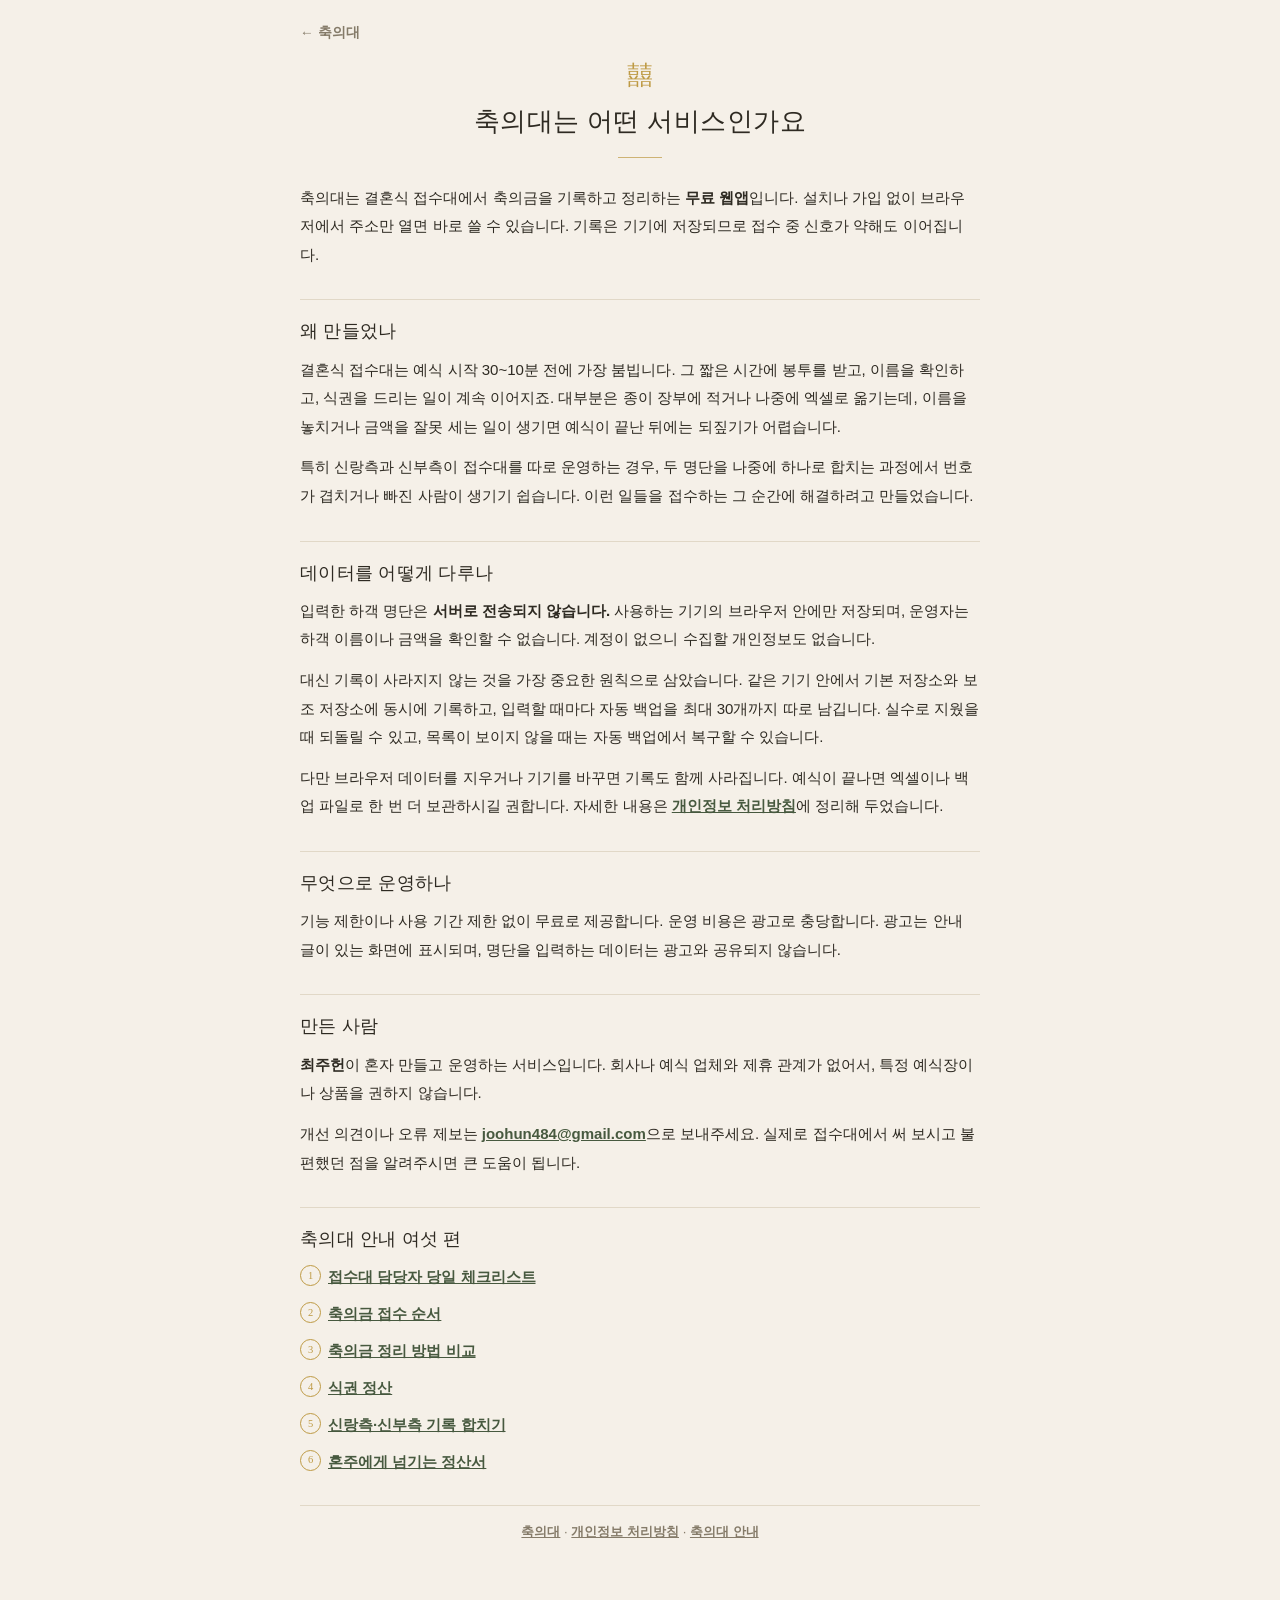
<file: about.html>
<!DOCTYPE html>
<html lang="ko">
<head>
<meta charset="UTF-8">
<meta name="viewport" content="width=device-width, initial-scale=1.0">
<meta name="theme-color" content="#F5F0E8">
<title>축의대는 어떤 서비스인가요 — 만든 이유와 운영 방식 | 축의대</title>
<meta name="description" content="축의대는 결혼식 접수대에서 축의금을 기록하는 무료 웹앱입니다. 왜 만들었는지, 데이터를 어떻게 다루는지, 무엇으로 운영하는지 정리했습니다.">
<link rel="canonical" href="https://xn--vk1bu99a4qe.com/about.html">
<meta name="google-adsense-account" content="ca-pub-7543390628199317">
<meta property="og:type" content="article">
<meta property="og:title" content="축의대는 어떤 서비스인가요">
<meta property="og:description" content="결혼식 축의대에서 쓰는 무료 축의금 기록 웹앱. 만든 이유와 데이터 처리 방식.">
<meta property="og:url" content="https://xn--vk1bu99a4qe.com/about.html">
<link rel="icon" href="data:image/svg+xml,<svg xmlns='http://www.w3.org/2000/svg' viewBox='0 0 100 100'><circle cx='50' cy='50' r='44' fill='none' stroke='%23BE9A44' stroke-width='3'/><text x='50' y='68' font-size='52' text-anchor='middle' fill='%23BE9A44' font-family='Georgia,serif'>囍</text></svg>">
<link rel="stylesheet" href="page.css">
</head>
<body>
<div class="page">
  <nav class="topbar"><a class="home" href="./">← 축의대</a></nav>
  <div class="crest">囍</div>
  <h1>축의대는 어떤 서비스인가요</h1>
  <div class="rule"></div>

  <p>
    축의대는 결혼식 접수대에서 축의금을 기록하고 정리하는 <strong>무료 웹앱</strong>입니다.
    설치나 가입 없이 브라우저에서 주소만 열면 바로 쓸 수 있습니다. 기록은 기기에 저장되므로 접수 중 신호가 약해도 이어집니다.
  </p>

  <h2>왜 만들었나</h2>
  <p>
    결혼식 접수대는 예식 시작 30~10분 전에 가장 붐빕니다. 그 짧은 시간에 봉투를 받고, 이름을 확인하고,
    식권을 드리는 일이 계속 이어지죠. 대부분은 종이 장부에 적거나 나중에 엑셀로 옮기는데,
    이름을 놓치거나 금액을 잘못 세는 일이 생기면 예식이 끝난 뒤에는 되짚기가 어렵습니다.
  </p>
  <p>
    특히 신랑측과 신부측이 접수대를 따로 운영하는 경우, 두 명단을 나중에 하나로 합치는 과정에서
    번호가 겹치거나 빠진 사람이 생기기 쉽습니다. 이런 일들을 접수하는 그 순간에 해결하려고 만들었습니다.
  </p>

  <h2>데이터를 어떻게 다루나</h2>
  <p>
    입력한 하객 명단은 <strong>서버로 전송되지 않습니다.</strong> 사용하는 기기의 브라우저 안에만 저장되며,
    운영자는 하객 이름이나 금액을 확인할 수 없습니다. 계정이 없으니 수집할 개인정보도 없습니다.
  </p>
  <p>
    대신 기록이 사라지지 않는 것을 가장 중요한 원칙으로 삼았습니다. 같은 기기 안에서 기본 저장소와
    보조 저장소에 동시에 기록하고, 입력할 때마다 자동 백업을 최대 30개까지 따로 남깁니다.
    실수로 지웠을 때 되돌릴 수 있고, 목록이 보이지 않을 때는 자동 백업에서 복구할 수 있습니다.
  </p>
  <p>
    다만 브라우저 데이터를 지우거나 기기를 바꾸면 기록도 함께 사라집니다.
    예식이 끝나면 엑셀이나 백업 파일로 한 번 더 보관하시길 권합니다.
    자세한 내용은 <a href="privacy.html">개인정보 처리방침</a>에 정리해 두었습니다.
  </p>

  <h2>무엇으로 운영하나</h2>
  <p>
    기능 제한이나 사용 기간 제한 없이 무료로 제공합니다. 운영 비용은 광고로 충당합니다.
    광고는 안내 글이 있는 화면에 표시되며, 명단을 입력하는 데이터는 광고와 공유되지 않습니다.
  </p>

  <h2>만든 사람</h2>
  <p>
    <strong>최주헌</strong>이 혼자 만들고 운영하는 서비스입니다. 회사나 예식 업체와 제휴 관계가 없어서,
    특정 예식장이나 상품을 권하지 않습니다.
  </p>
  <p>
    개선 의견이나 오류 제보는 <a href="mailto:joohun484@gmail.com">joohun484@gmail.com</a>으로 보내주세요.
    실제로 접수대에서 써 보시고 불편했던 점을 알려주시면 큰 도움이 됩니다.
  </p>

  <h2>축의대 안내 여섯 편</h2>
  <ol class="series">
    <li><a href="guide/chukui-desk-checklist.html">접수대 담당자 당일 체크리스트</a></li>
    <li><a href="guide/chukui-jeopsu-order.html">축의금 접수 순서</a></li>
    <li><a href="guide/chukui-jeongri-methods.html">축의금 정리 방법 비교</a></li>
    <li><a href="guide/sikgwon-jeongsan.html">식권 정산</a></li>
    <li><a href="guide/sinrang-sinbu-hapchigi.html">신랑측·신부측 기록 합치기</a></li>
    <li><a href="guide/honju-jeongsanseo.html">혼주에게 넘기는 정산서</a></li>
  </ol>
  <footer class="site">
    <a href="./">축의대</a> · <a href="privacy.html">개인정보 처리방침</a> · <a href="guide/chukui-desk-checklist.html">축의대 안내</a>
  </footer>
</div>
</body>
</html>
</file>
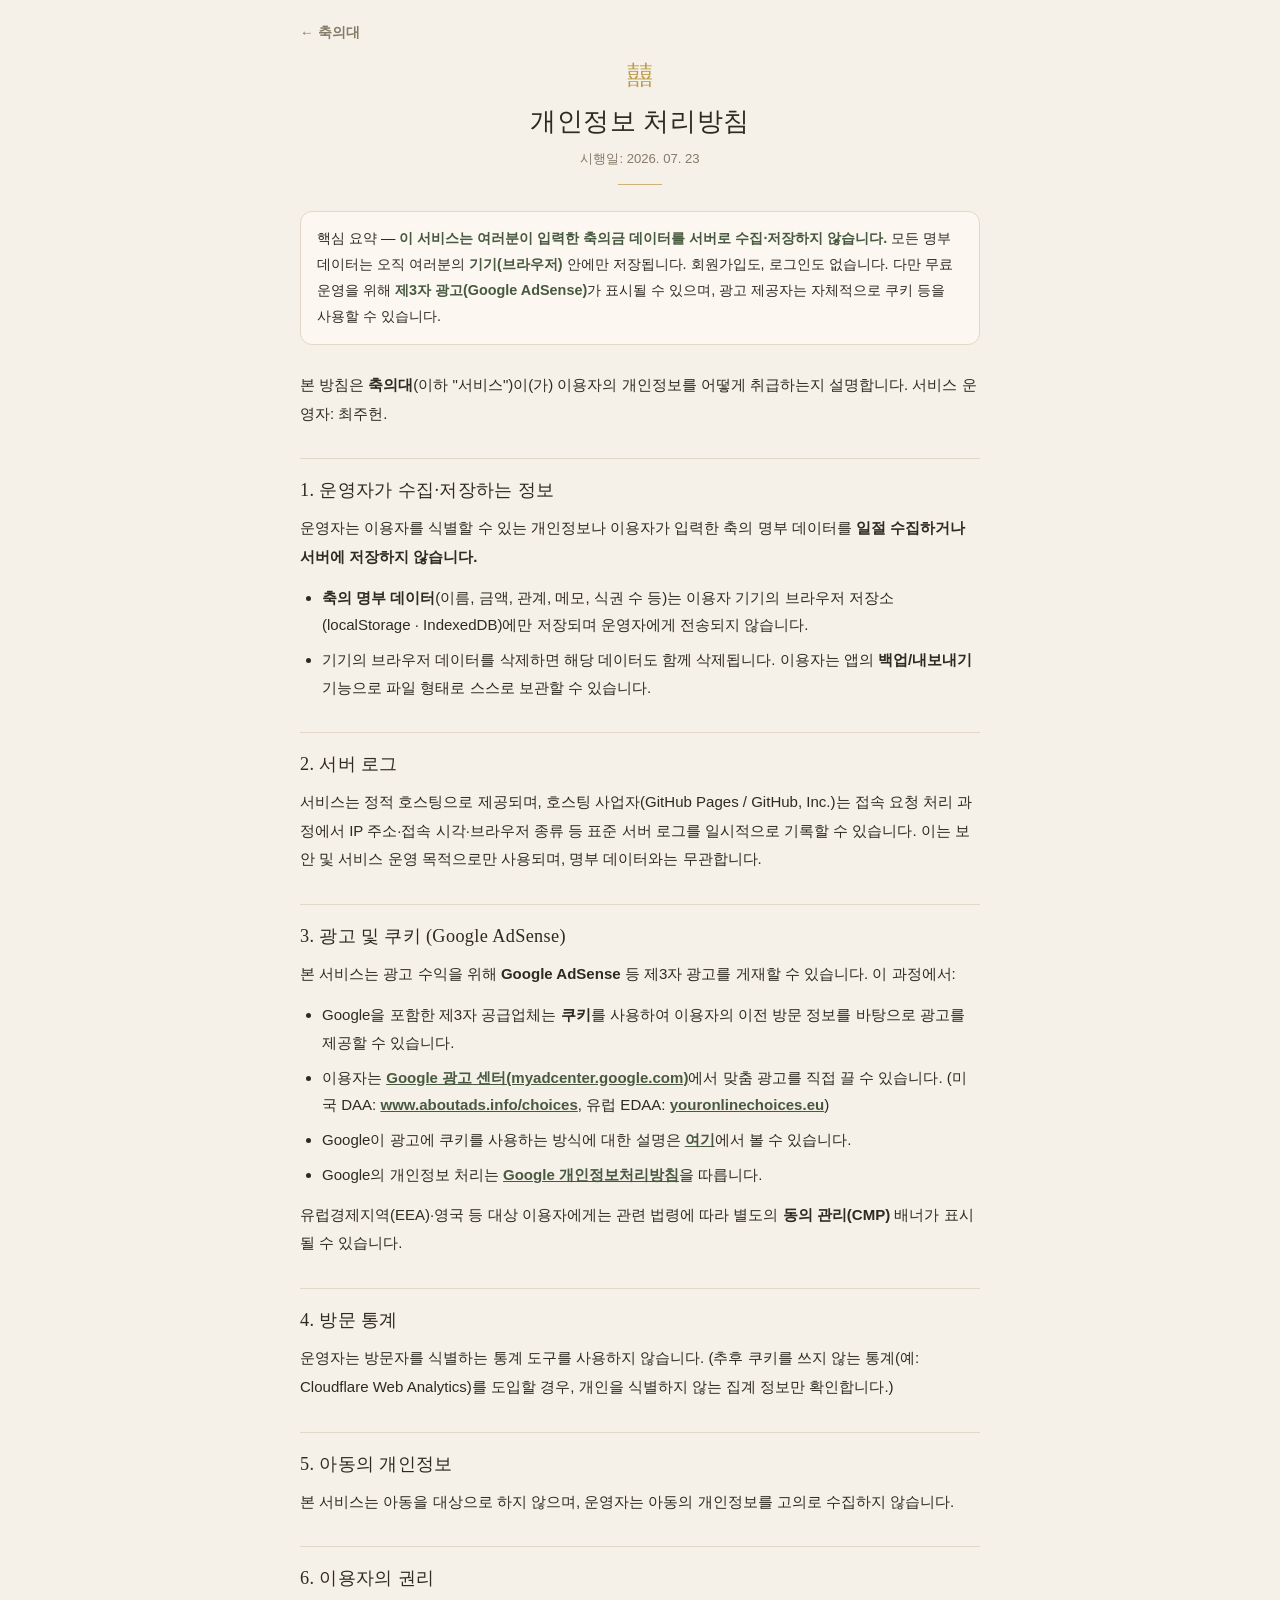
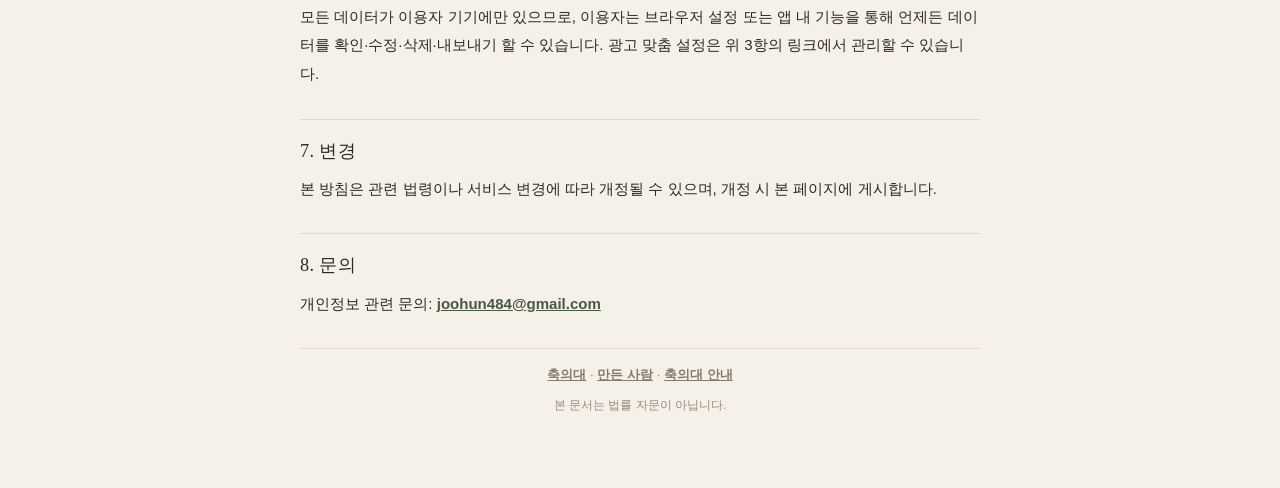
<file: privacy.html>
<!DOCTYPE html>
<html lang="ko">
<head>
<meta charset="UTF-8">
<meta name="viewport" content="width=device-width, initial-scale=1.0">
<meta name="theme-color" content="#F5F0E8">
<meta name="robots" content="index,follow">
<title>개인정보 처리방침 · 축의대</title>
<link rel="stylesheet" href="page.css">
</head>
<body>
<div class="page">
  <nav class="topbar"><a class="home" href="./">← 축의대</a></nav>
  <div class="crest">囍</div>
  <h1>개인정보 처리방침</h1>
  <div class="eff">시행일: 2026. 07. 23</div>
  <div class="rule"></div>

  <div class="note">
    핵심 요약 — <b>이 서비스는 여러분이 입력한 축의금 데이터를 서버로 수집·저장하지 않습니다.</b>
    모든 명부 데이터는 오직 여러분의 <b>기기(브라우저)</b> 안에만 저장됩니다. 회원가입도, 로그인도 없습니다.
    다만 무료 운영을 위해 <b>제3자 광고(Google AdSense)</b>가 표시될 수 있으며, 광고 제공자는 자체적으로 쿠키 등을 사용할 수 있습니다.
  </div>

  <p>본 방침은 <b>축의대</b>(이하 "서비스")이(가) 이용자의 개인정보를 어떻게 취급하는지 설명합니다.
  서비스 운영자: 최주헌.</p>

  <h2>1. 운영자가 수집·저장하는 정보</h2>
  <p>운영자는 이용자를 식별할 수 있는 개인정보나 이용자가 입력한 축의 명부 데이터를 <b>일절 수집하거나 서버에 저장하지 않습니다.</b></p>
  <ul>
    <li><b>축의 명부 데이터</b>(이름, 금액, 관계, 메모, 식권 수 등)는 이용자 기기의 브라우저 저장소(localStorage · IndexedDB)에만 저장되며 운영자에게 전송되지 않습니다.</li>
    <li>기기의 브라우저 데이터를 삭제하면 해당 데이터도 함께 삭제됩니다. 이용자는 앱의 <b>백업/내보내기</b> 기능으로 파일 형태로 스스로 보관할 수 있습니다.</li>
  </ul>

  <h2>2. 서버 로그</h2>
  <p>서비스는 정적 호스팅으로 제공되며, 호스팅 사업자(GitHub Pages / GitHub, Inc.)는 접속 요청 처리 과정에서 IP 주소·접속 시각·브라우저 종류 등 표준 서버 로그를 일시적으로 기록할 수 있습니다. 이는 보안 및 서비스 운영 목적으로만 사용되며, 명부 데이터와는 무관합니다.</p>

  <h2>3. 광고 및 쿠키 (Google AdSense)</h2>
  <p>본 서비스는 광고 수익을 위해 <b>Google AdSense</b> 등 제3자 광고를 게재할 수 있습니다. 이 과정에서:</p>
  <ul>
    <li>Google을 포함한 제3자 공급업체는 <b>쿠키</b>를 사용하여 이용자의 이전 방문 정보를 바탕으로 광고를 제공할 수 있습니다.</li>
    <li>이용자는 <a href="https://myadcenter.google.com" target="_blank" rel="noopener">Google 광고 센터(myadcenter.google.com)</a>에서 맞춤 광고를 직접 끌 수 있습니다. (미국 DAA: <a href="https://www.aboutads.info/choices/" target="_blank" rel="noopener">www.aboutads.info/choices</a>, 유럽 EDAA: <a href="https://www.youronlinechoices.eu" target="_blank" rel="noopener">youronlinechoices.eu</a>)</li>
    <li>Google이 광고에 쿠키를 사용하는 방식에 대한 설명은 <a href="https://policies.google.com/technologies/ads" target="_blank" rel="noopener">여기</a>에서 볼 수 있습니다.</li>
    <li>Google의 개인정보 처리는 <a href="https://policies.google.com/privacy" target="_blank" rel="noopener">Google 개인정보처리방침</a>을 따릅니다.</li>
  </ul>
  <p>유럽경제지역(EEA)·영국 등 대상 이용자에게는 관련 법령에 따라 별도의 <b>동의 관리(CMP)</b> 배너가 표시될 수 있습니다.</p>

  <h2>4. 방문 통계</h2>
  <p>운영자는 방문자를 식별하는 통계 도구를 사용하지 않습니다. (추후 쿠키를 쓰지 않는 통계(예: Cloudflare Web Analytics)를 도입할 경우, 개인을 식별하지 않는 집계 정보만 확인합니다.)</p>

  <h2>5. 아동의 개인정보</h2>
  <p>본 서비스는 아동을 대상으로 하지 않으며, 운영자는 아동의 개인정보를 고의로 수집하지 않습니다.</p>

  <h2>6. 이용자의 권리</h2>
  <p>모든 데이터가 이용자 기기에만 있으므로, 이용자는 브라우저 설정 또는 앱 내 기능을 통해 언제든 데이터를 확인·수정·삭제·내보내기 할 수 있습니다. 광고 맞춤 설정은 위 3항의 링크에서 관리할 수 있습니다.</p>

  <h2>7. 변경</h2>
  <p>본 방침은 관련 법령이나 서비스 변경에 따라 개정될 수 있으며, 개정 시 본 페이지에 게시합니다.</p>

  <h2>8. 문의</h2>
  <p>개인정보 관련 문의: <a href="mailto:joohun484@gmail.com">joohun484@gmail.com</a></p>
  <footer class="site">
    <a href="./">축의대</a> · <a href="about.html">만든 사람</a> · <a href="guide/chukui-desk-checklist.html">축의대 안내</a>
    <p class="fine">본 문서는 법률 자문이 아닙니다.</p>
  </footer>
</div>
</body>
</html>
</file>
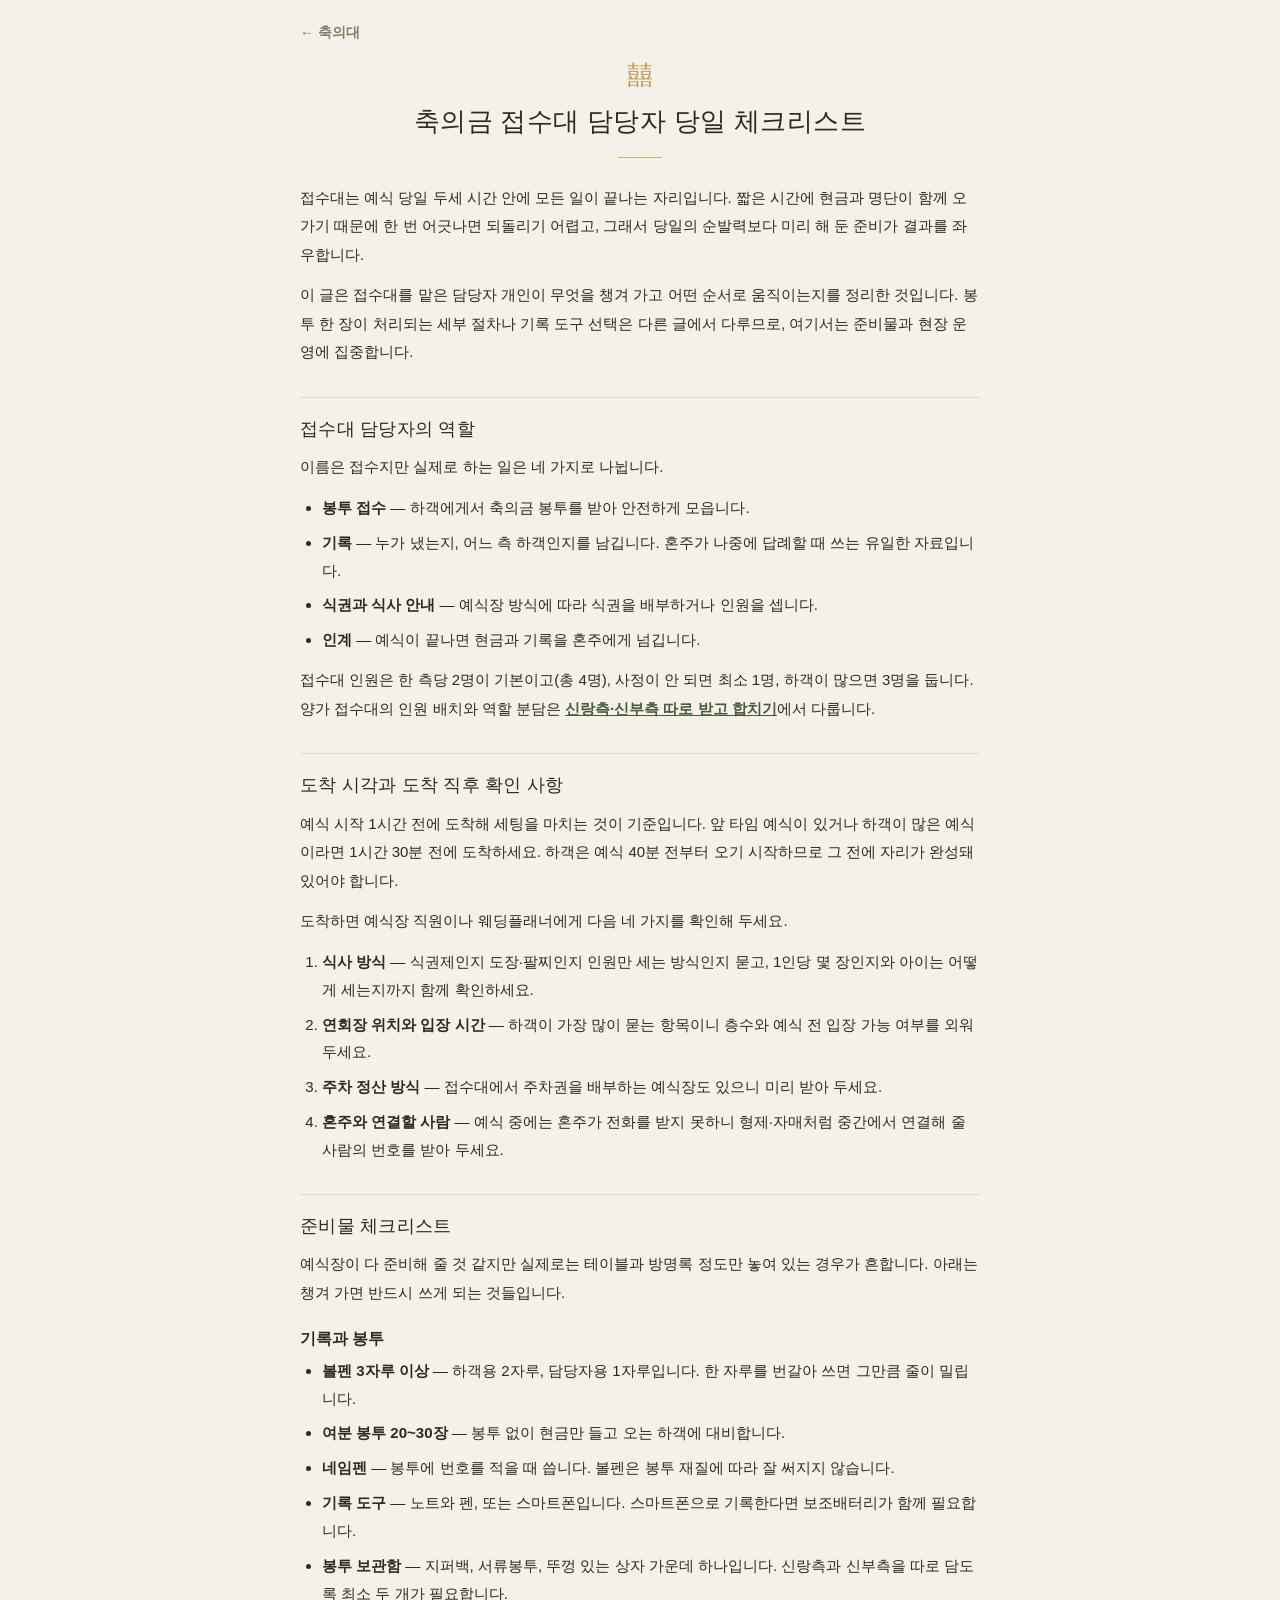
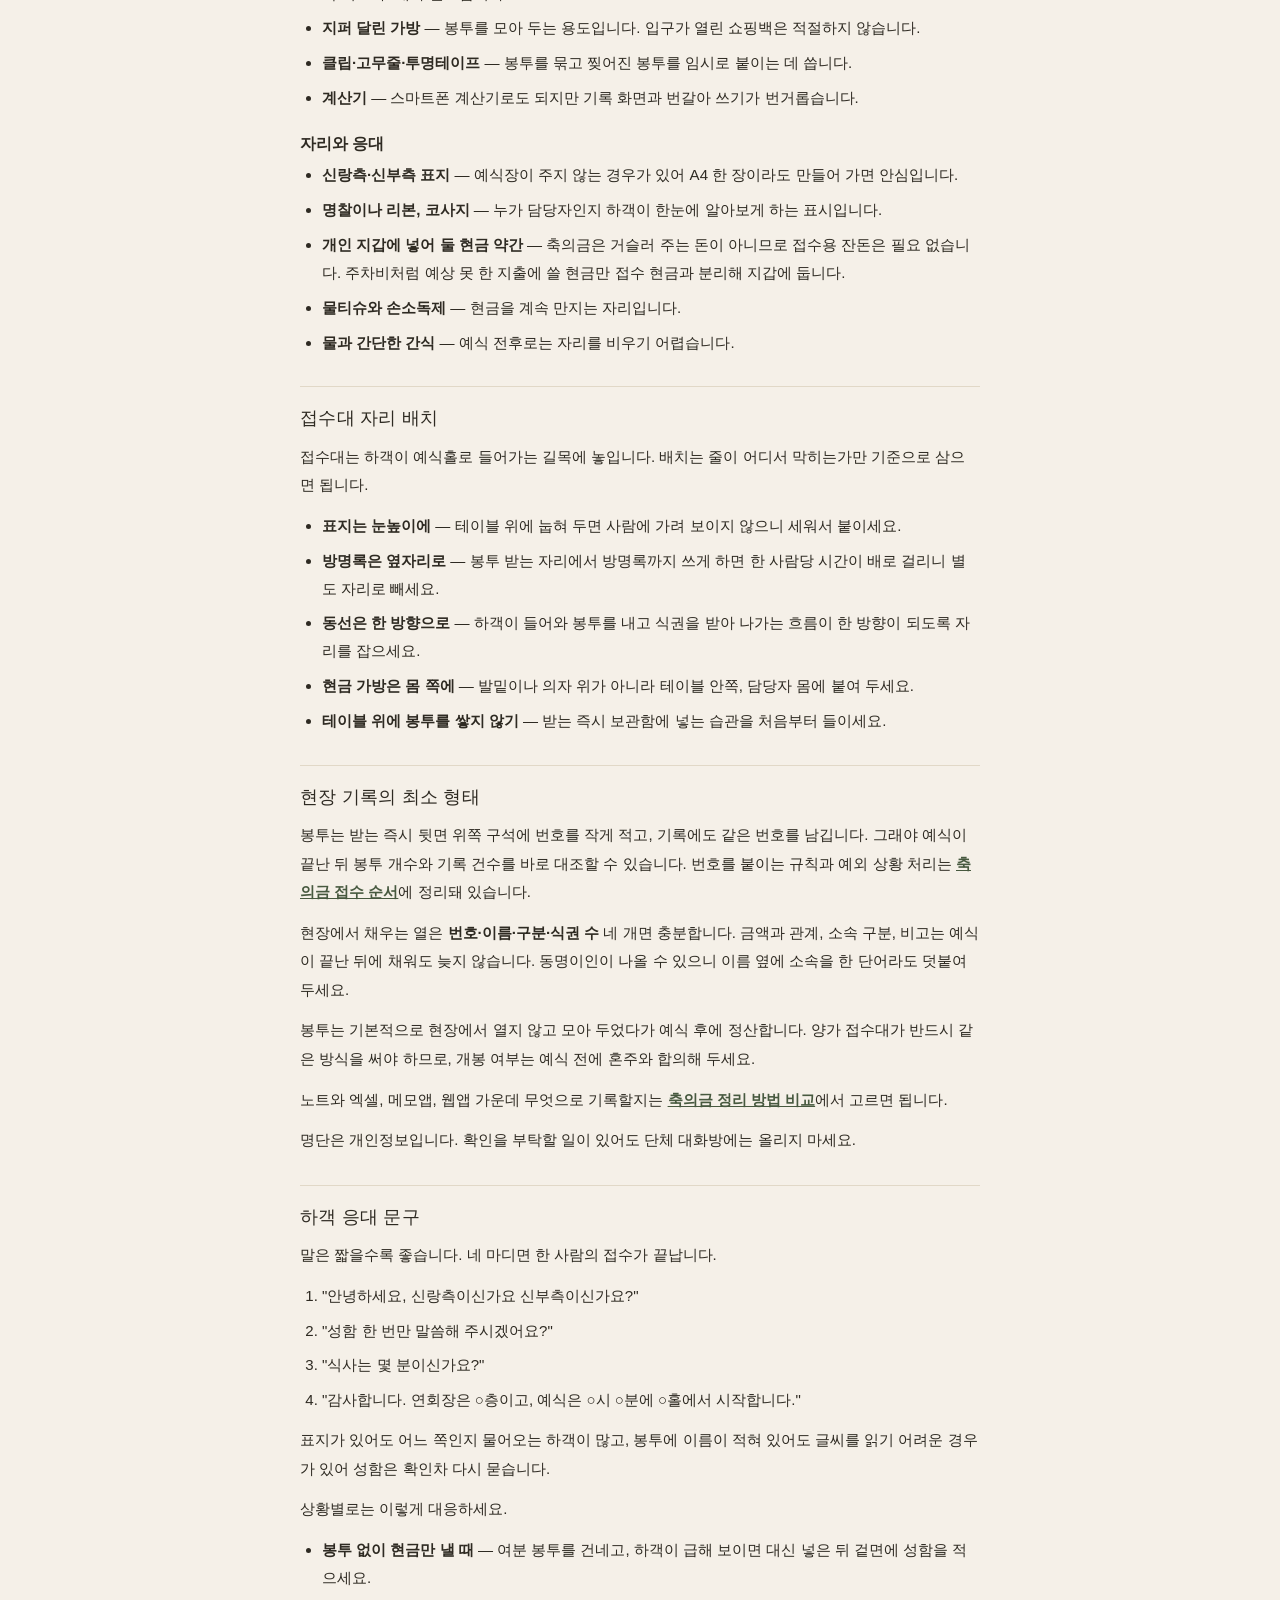
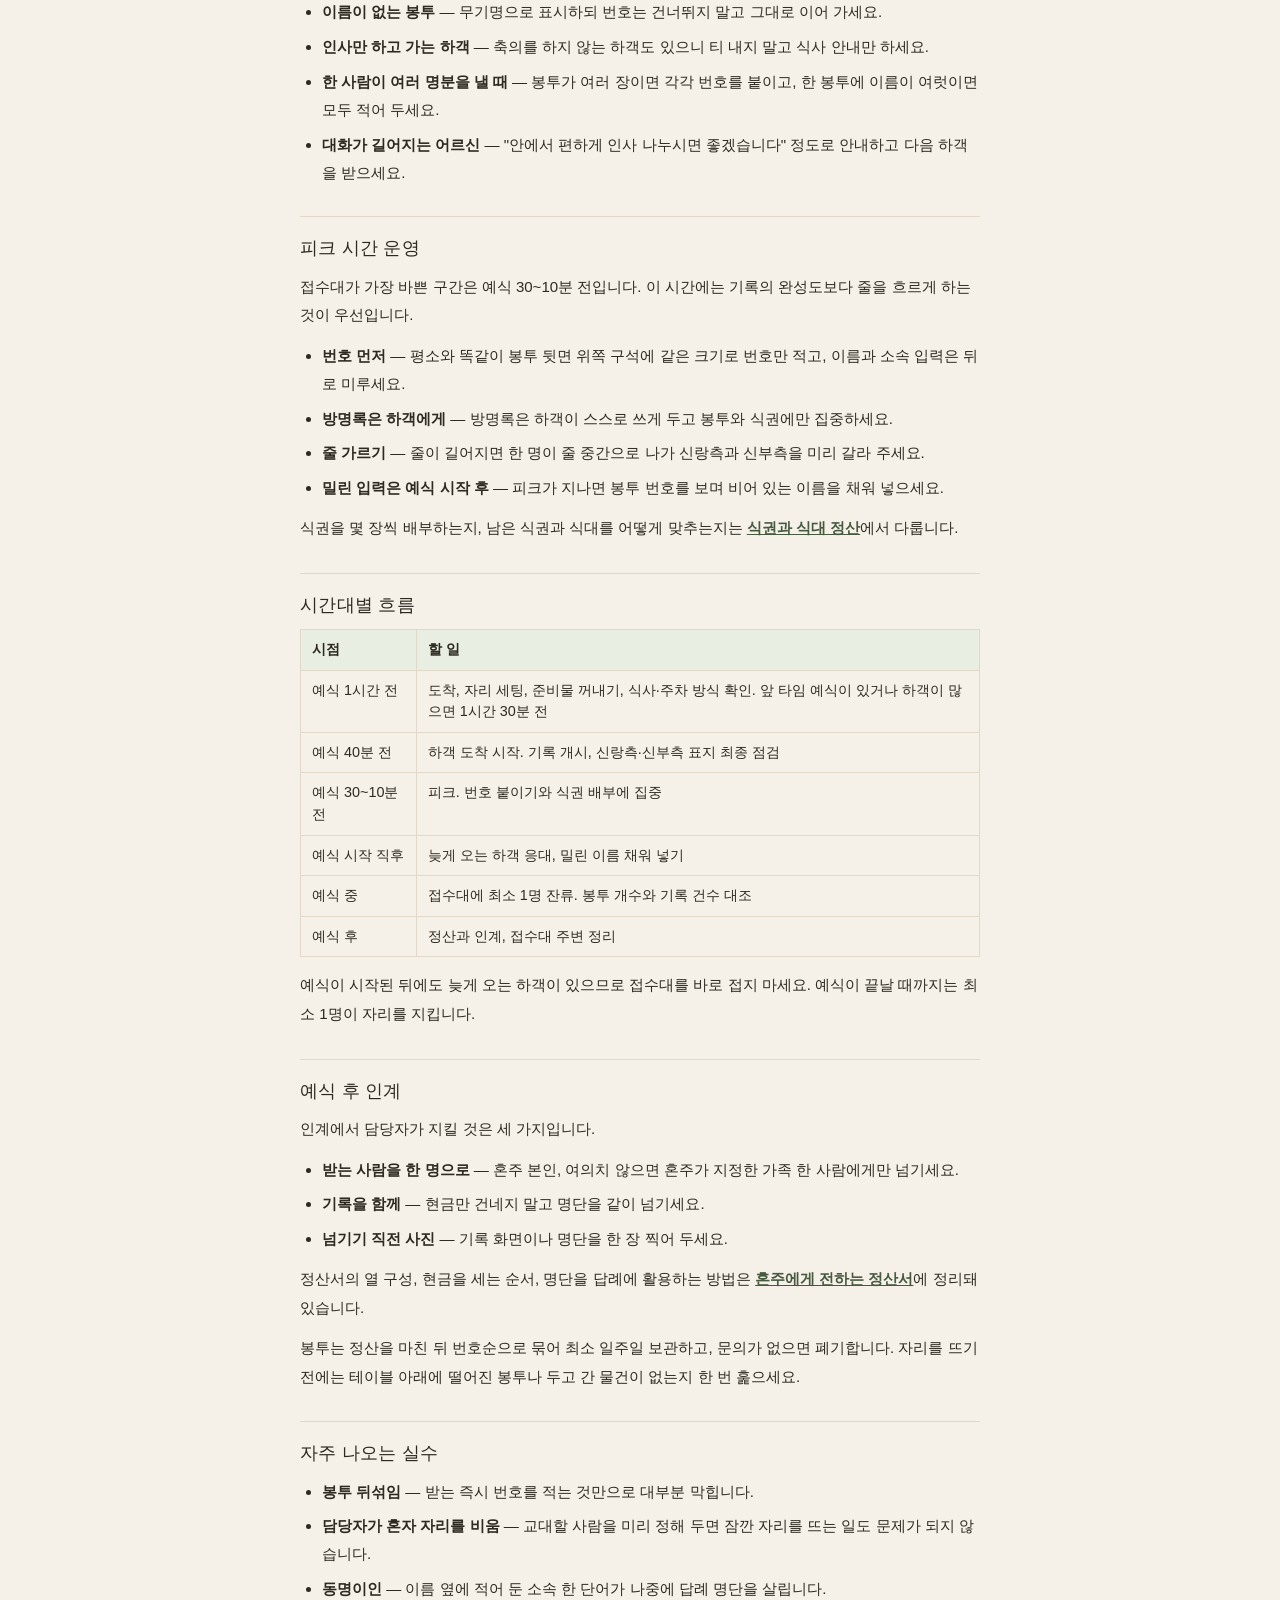
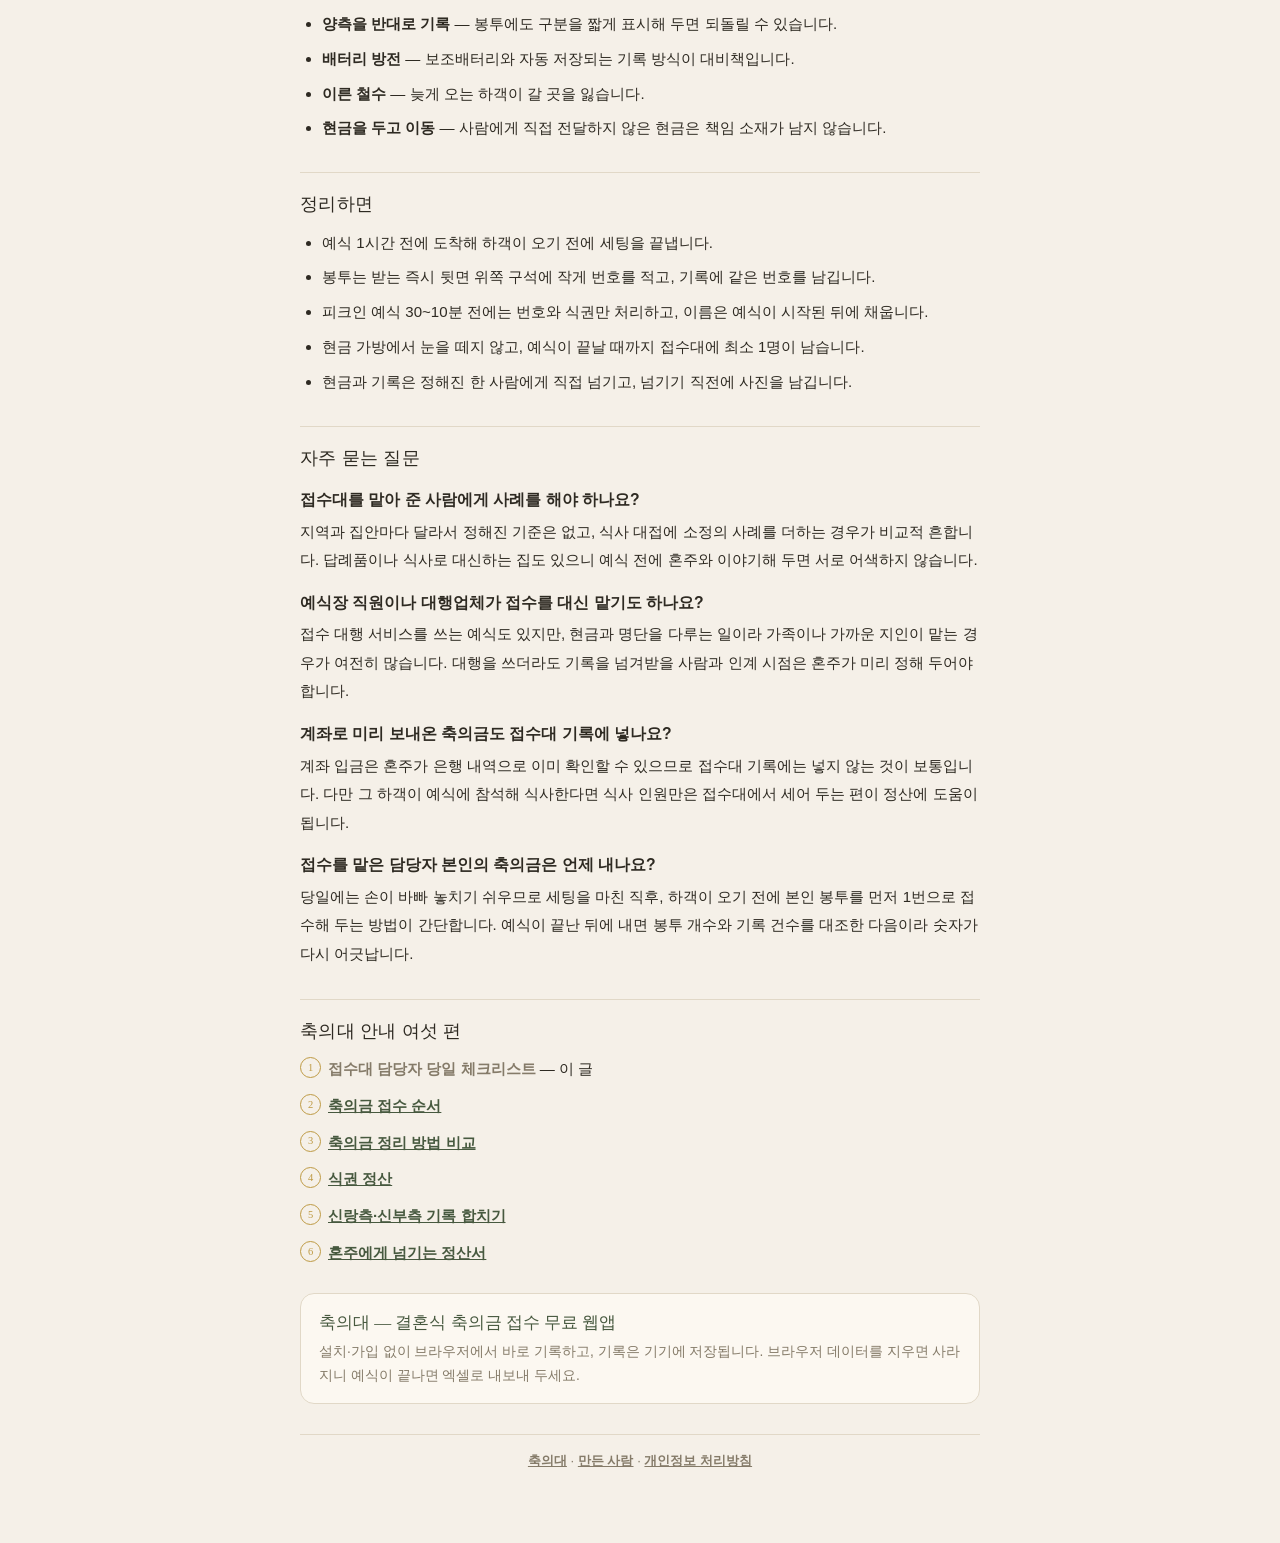
<file: guide/chukui-desk-checklist.html>
<!DOCTYPE html>
<html lang="ko">
<head>
<meta charset="UTF-8">
<meta name="viewport" content="width=device-width, initial-scale=1.0">
<meta name="theme-color" content="#F5F0E8">
<title>축의금 접수대 담당자 당일 체크리스트 — 준비물과 시간표 | 축의대</title>
<meta name="description" content="결혼식 축의금 접수대를 처음 맡았다면 도착 시각, 준비물 목록, 자리 배치, 하객 응대 문구, 피크 시간 대처, 예식 후 인계까지. 담당자가 당일 할 일을 순서대로 정리했습니다.">
<link rel="canonical" href="https://xn--vk1bu99a4qe.com/guide/chukui-desk-checklist.html">
<meta name="google-adsense-account" content="ca-pub-7543390628199317">
<meta property="og:type" content="article">
<meta property="og:site_name" content="축의대">
<meta property="og:locale" content="ko_KR">
<meta property="og:title" content="축의금 접수대 담당자 당일 체크리스트">
<meta property="og:description" content="결혼식 축의금 접수대를 처음 맡았다면 도착 시각, 준비물 목록, 자리 배치, 하객 응대 문구, 피크 시간 대처, 예식 후 인계까지. 담당자가 당일 할 일을 순서대로 정리했습니다.">
<meta property="og:url" content="https://xn--vk1bu99a4qe.com/guide/chukui-desk-checklist.html">
<meta property="og:image" content="https://xn--vk1bu99a4qe.com/icon-512.png">
<link rel="icon" href="data:image/svg+xml,<svg xmlns='http://www.w3.org/2000/svg' viewBox='0 0 100 100'><circle cx='50' cy='50' r='44' fill='none' stroke='%23BE9A44' stroke-width='3'/><text x='50' y='68' font-size='52' text-anchor='middle' fill='%23BE9A44' font-family='Georgia,serif'>囍</text></svg>">
<link rel="stylesheet" href="../page.css">
<script type="application/ld+json">
{"@context": "https://schema.org", "@graph": [{"@type": "Article", "headline": "축의금 접수대 담당자 당일 체크리스트", "description": "결혼식 축의금 접수대를 처음 맡았다면 도착 시각, 준비물 목록, 자리 배치, 하객 응대 문구, 피크 시간 대처, 예식 후 인계까지. 담당자가 당일 할 일을 순서대로 정리했습니다.", "inLanguage": "ko", "mainEntityOfPage": "https://xn--vk1bu99a4qe.com/guide/chukui-desk-checklist.html", "author": {"@type": "Person", "name": "축의대"}, "publisher": {"@type": "Organization", "name": "축의대", "url": "https://xn--vk1bu99a4qe.com/"}}, {"@type": "FAQPage", "mainEntity": [{"@type": "Question", "name": "접수대를 맡아 준 사람에게 사례를 해야 하나요?", "acceptedAnswer": {"@type": "Answer", "text": "지역과 집안마다 달라서 정해진 기준은 없고, 식사 대접에 소정의 사례를 더하는 경우가 비교적 흔합니다. 답례품이나 식사로 대신하는 집도 있으니 예식 전에 혼주와 이야기해 두면 서로 어색하지 않습니다."}}, {"@type": "Question", "name": "예식장 직원이나 대행업체가 접수를 대신 맡기도 하나요?", "acceptedAnswer": {"@type": "Answer", "text": "접수 대행 서비스를 쓰는 예식도 있지만, 현금과 명단을 다루는 일이라 가족이나 가까운 지인이 맡는 경우가 여전히 많습니다. 대행을 쓰더라도 기록을 넘겨받을 사람과 인계 시점은 혼주가 미리 정해 두어야 합니다."}}, {"@type": "Question", "name": "계좌로 미리 보내온 축의금도 접수대 기록에 넣나요?", "acceptedAnswer": {"@type": "Answer", "text": "계좌 입금은 혼주가 은행 내역으로 이미 확인할 수 있으므로 접수대 기록에는 넣지 않는 것이 보통입니다. 다만 그 하객이 예식에 참석해 식사한다면 식사 인원만은 접수대에서 세어 두는 편이 정산에 도움이 됩니다."}}, {"@type": "Question", "name": "접수를 맡은 담당자 본인의 축의금은 언제 내나요?", "acceptedAnswer": {"@type": "Answer", "text": "당일에는 손이 바빠 놓치기 쉬우므로 세팅을 마친 직후, 하객이 오기 전에 본인 봉투를 먼저 1번으로 접수해 두는 방법이 간단합니다. 예식이 끝난 뒤에 내면 봉투 개수와 기록 건수를 대조한 다음이라 숫자가 다시 어긋납니다."}}]}]}
</script>
</head>
<body>
<div class="page">
  <nav class="topbar"><a class="home" href="../">← 축의대</a></nav>
  <div class="crest">囍</div>
  <h1>축의금 접수대 담당자 당일 체크리스트</h1>
  <div class="rule"></div>

<p>접수대는 예식 당일 두세 시간 안에 모든 일이 끝나는 자리입니다. 짧은 시간에 현금과 명단이 함께 오가기 때문에 한 번 어긋나면 되돌리기 어렵고, 그래서 당일의 순발력보다 미리 해 둔 준비가 결과를 좌우합니다.</p>
<p>이 글은 접수대를 맡은 담당자 개인이 무엇을 챙겨 가고 어떤 순서로 움직이는지를 정리한 것입니다. 봉투 한 장이 처리되는 세부 절차나 기록 도구 선택은 다른 글에서 다루므로, 여기서는 준비물과 현장 운영에 집중합니다.</p>

<h2>접수대 담당자의 역할</h2>
<p>이름은 접수지만 실제로 하는 일은 네 가지로 나뉩니다.</p>
<ul>
  <li><strong>봉투 접수</strong> — 하객에게서 축의금 봉투를 받아 안전하게 모읍니다.</li>
  <li><strong>기록</strong> — 누가 냈는지, 어느 측 하객인지를 남깁니다. 혼주가 나중에 답례할 때 쓰는 유일한 자료입니다.</li>
  <li><strong>식권과 식사 안내</strong> — 예식장 방식에 따라 식권을 배부하거나 인원을 셉니다.</li>
  <li><strong>인계</strong> — 예식이 끝나면 현금과 기록을 혼주에게 넘깁니다.</li>
</ul>
<p>접수대 인원은 한 측당 2명이 기본이고(총 4명), 사정이 안 되면 최소 1명, 하객이 많으면 3명을 둡니다. 양가 접수대의 인원 배치와 역할 분담은 <a href="sinrang-sinbu-hapchigi.html">신랑측·신부측 따로 받고 합치기</a>에서 다룹니다.</p>

<h2>도착 시각과 도착 직후 확인 사항</h2>
<p>예식 시작 1시간 전에 도착해 세팅을 마치는 것이 기준입니다. 앞 타임 예식이 있거나 하객이 많은 예식이라면 1시간 30분 전에 도착하세요. 하객은 예식 40분 전부터 오기 시작하므로 그 전에 자리가 완성돼 있어야 합니다.</p>
<p>도착하면 예식장 직원이나 웨딩플래너에게 다음 네 가지를 확인해 두세요.</p>
<ol>
  <li><strong>식사 방식</strong> — 식권제인지 도장·팔찌인지 인원만 세는 방식인지 묻고, 1인당 몇 장인지와 아이는 어떻게 세는지까지 함께 확인하세요.</li>
  <li><strong>연회장 위치와 입장 시간</strong> — 하객이 가장 많이 묻는 항목이니 층수와 예식 전 입장 가능 여부를 외워 두세요.</li>
  <li><strong>주차 정산 방식</strong> — 접수대에서 주차권을 배부하는 예식장도 있으니 미리 받아 두세요.</li>
  <li><strong>혼주와 연결할 사람</strong> — 예식 중에는 혼주가 전화를 받지 못하니 형제·자매처럼 중간에서 연결해 줄 사람의 번호를 받아 두세요.</li>
</ol>

<h2>준비물 체크리스트</h2>
<p>예식장이 다 준비해 줄 것 같지만 실제로는 테이블과 방명록 정도만 놓여 있는 경우가 흔합니다. 아래는 챙겨 가면 반드시 쓰게 되는 것들입니다.</p>

<h3>기록과 봉투</h3>
<ul>
  <li><strong>볼펜 3자루 이상</strong> — 하객용 2자루, 담당자용 1자루입니다. 한 자루를 번갈아 쓰면 그만큼 줄이 밀립니다.</li>
  <li><strong>여분 봉투 20~30장</strong> — 봉투 없이 현금만 들고 오는 하객에 대비합니다.</li>
  <li><strong>네임펜</strong> — 봉투에 번호를 적을 때 씁니다. 볼펜은 봉투 재질에 따라 잘 써지지 않습니다.</li>
  <li><strong>기록 도구</strong> — 노트와 펜, 또는 스마트폰입니다. 스마트폰으로 기록한다면 보조배터리가 함께 필요합니다.</li>
  <li><strong>봉투 보관함</strong> — 지퍼백, 서류봉투, 뚜껑 있는 상자 가운데 하나입니다. 신랑측과 신부측을 따로 담도록 최소 두 개가 필요합니다.</li>
  <li><strong>지퍼 달린 가방</strong> — 봉투를 모아 두는 용도입니다. 입구가 열린 쇼핑백은 적절하지 않습니다.</li>
  <li><strong>클립·고무줄·투명테이프</strong> — 봉투를 묶고 찢어진 봉투를 임시로 붙이는 데 씁니다.</li>
  <li><strong>계산기</strong> — 스마트폰 계산기로도 되지만 기록 화면과 번갈아 쓰기가 번거롭습니다.</li>
</ul>

<h3>자리와 응대</h3>
<ul>
  <li><strong>신랑측·신부측 표지</strong> — 예식장이 주지 않는 경우가 있어 A4 한 장이라도 만들어 가면 안심입니다.</li>
  <li><strong>명찰이나 리본, 코사지</strong> — 누가 담당자인지 하객이 한눈에 알아보게 하는 표시입니다.</li>
  <li><strong>개인 지갑에 넣어 둘 현금 약간</strong> — 축의금은 거슬러 주는 돈이 아니므로 접수용 잔돈은 필요 없습니다. 주차비처럼 예상 못 한 지출에 쓸 현금만 접수 현금과 분리해 지갑에 둡니다.</li>
  <li><strong>물티슈와 손소독제</strong> — 현금을 계속 만지는 자리입니다.</li>
  <li><strong>물과 간단한 간식</strong> — 예식 전후로는 자리를 비우기 어렵습니다.</li>
</ul>

<h2>접수대 자리 배치</h2>
<p>접수대는 하객이 예식홀로 들어가는 길목에 놓입니다. 배치는 줄이 어디서 막히는가만 기준으로 삼으면 됩니다.</p>
<ul>
  <li><strong>표지는 눈높이에</strong> — 테이블 위에 눕혀 두면 사람에 가려 보이지 않으니 세워서 붙이세요.</li>
  <li><strong>방명록은 옆자리로</strong> — 봉투 받는 자리에서 방명록까지 쓰게 하면 한 사람당 시간이 배로 걸리니 별도 자리로 빼세요.</li>
  <li><strong>동선은 한 방향으로</strong> — 하객이 들어와 봉투를 내고 식권을 받아 나가는 흐름이 한 방향이 되도록 자리를 잡으세요.</li>
  <li><strong>현금 가방은 몸 쪽에</strong> — 발밑이나 의자 위가 아니라 테이블 안쪽, 담당자 몸에 붙여 두세요.</li>
  <li><strong>테이블 위에 봉투를 쌓지 않기</strong> — 받는 즉시 보관함에 넣는 습관을 처음부터 들이세요.</li>
</ul>

<h2>현장 기록의 최소 형태</h2>
<p>봉투는 받는 즉시 뒷면 위쪽 구석에 번호를 작게 적고, 기록에도 같은 번호를 남깁니다. 그래야 예식이 끝난 뒤 봉투 개수와 기록 건수를 바로 대조할 수 있습니다. 번호를 붙이는 규칙과 예외 상황 처리는 <a href="chukui-jeopsu-order.html">축의금 접수 순서</a>에 정리돼 있습니다.</p>
<p>현장에서 채우는 열은 <strong>번호·이름·구분·식권 수</strong> 네 개면 충분합니다. 금액과 관계, 소속 구분, 비고는 예식이 끝난 뒤에 채워도 늦지 않습니다. 동명이인이 나올 수 있으니 이름 옆에 소속을 한 단어라도 덧붙여 두세요.</p>
<p>봉투는 기본적으로 현장에서 열지 않고 모아 두었다가 예식 후에 정산합니다. 양가 접수대가 반드시 같은 방식을 써야 하므로, 개봉 여부는 예식 전에 혼주와 합의해 두세요.</p>
<p>노트와 엑셀, 메모앱, 웹앱 가운데 무엇으로 기록할지는 <a href="chukui-jeongri-methods.html">축의금 정리 방법 비교</a>에서 고르면 됩니다.</p>
<p>명단은 개인정보입니다. 확인을 부탁할 일이 있어도 단체 대화방에는 올리지 마세요.</p>

<h2>하객 응대 문구</h2>
<p>말은 짧을수록 좋습니다. 네 마디면 한 사람의 접수가 끝납니다.</p>
<ol>
  <li>"안녕하세요, 신랑측이신가요 신부측이신가요?"</li>
  <li>"성함 한 번만 말씀해 주시겠어요?"</li>
  <li>"식사는 몇 분이신가요?"</li>
  <li>"감사합니다. 연회장은 ○층이고, 예식은 ○시 ○분에 ○홀에서 시작합니다."</li>
</ol>
<p>표지가 있어도 어느 쪽인지 물어오는 하객이 많고, 봉투에 이름이 적혀 있어도 글씨를 읽기 어려운 경우가 있어 성함은 확인차 다시 묻습니다.</p>
<p>상황별로는 이렇게 대응하세요.</p>
<ul>
  <li><strong>봉투 없이 현금만 낼 때</strong> — 여분 봉투를 건네고, 하객이 급해 보이면 대신 넣은 뒤 겉면에 성함을 적으세요.</li>
  <li><strong>이름이 없는 봉투</strong> — 무기명으로 표시하되 번호는 건너뛰지 말고 그대로 이어 가세요.</li>
  <li><strong>인사만 하고 가는 하객</strong> — 축의를 하지 않는 하객도 있으니 티 내지 말고 식사 안내만 하세요.</li>
  <li><strong>한 사람이 여러 명분을 낼 때</strong> — 봉투가 여러 장이면 각각 번호를 붙이고, 한 봉투에 이름이 여럿이면 모두 적어 두세요.</li>
  <li><strong>대화가 길어지는 어르신</strong> — "안에서 편하게 인사 나누시면 좋겠습니다" 정도로 안내하고 다음 하객을 받으세요.</li>
</ul>

<h2>피크 시간 운영</h2>
<p>접수대가 가장 바쁜 구간은 예식 30~10분 전입니다. 이 시간에는 기록의 완성도보다 줄을 흐르게 하는 것이 우선입니다.</p>
<ul>
  <li><strong>번호 먼저</strong> — 평소와 똑같이 봉투 뒷면 위쪽 구석에 같은 크기로 번호만 적고, 이름과 소속 입력은 뒤로 미루세요.</li>
  <li><strong>방명록은 하객에게</strong> — 방명록은 하객이 스스로 쓰게 두고 봉투와 식권에만 집중하세요.</li>
  <li><strong>줄 가르기</strong> — 줄이 길어지면 한 명이 줄 중간으로 나가 신랑측과 신부측을 미리 갈라 주세요.</li>
  <li><strong>밀린 입력은 예식 시작 후</strong> — 피크가 지나면 봉투 번호를 보며 비어 있는 이름을 채워 넣으세요.</li>
</ul>
<p>식권을 몇 장씩 배부하는지, 남은 식권과 식대를 어떻게 맞추는지는 <a href="sikgwon-jeongsan.html">식권과 식대 정산</a>에서 다룹니다.</p>

<h2>시간대별 흐름</h2>
<table>
  <thead>
    <tr><th>시점</th><th>할 일</th></tr>
  </thead>
  <tbody>
    <tr><td>예식 1시간 전</td><td>도착, 자리 세팅, 준비물 꺼내기, 식사·주차 방식 확인. 앞 타임 예식이 있거나 하객이 많으면 1시간 30분 전</td></tr>
    <tr><td>예식 40분 전</td><td>하객 도착 시작. 기록 개시, 신랑측·신부측 표지 최종 점검</td></tr>
    <tr><td>예식 30~10분 전</td><td>피크. 번호 붙이기와 식권 배부에 집중</td></tr>
    <tr><td>예식 시작 직후</td><td>늦게 오는 하객 응대, 밀린 이름 채워 넣기</td></tr>
    <tr><td>예식 중</td><td>접수대에 최소 1명 잔류. 봉투 개수와 기록 건수 대조</td></tr>
    <tr><td>예식 후</td><td>정산과 인계, 접수대 주변 정리</td></tr>
  </tbody>
</table>
<p>예식이 시작된 뒤에도 늦게 오는 하객이 있으므로 접수대를 바로 접지 마세요. 예식이 끝날 때까지는 최소 1명이 자리를 지킵니다.</p>

<h2>예식 후 인계</h2>
<p>인계에서 담당자가 지킬 것은 세 가지입니다.</p>
<ul>
  <li><strong>받는 사람을 한 명으로</strong> — 혼주 본인, 여의치 않으면 혼주가 지정한 가족 한 사람에게만 넘기세요.</li>
  <li><strong>기록을 함께</strong> — 현금만 건네지 말고 명단을 같이 넘기세요.</li>
  <li><strong>넘기기 직전 사진</strong> — 기록 화면이나 명단을 한 장 찍어 두세요.</li>
</ul>
<p>정산서의 열 구성, 현금을 세는 순서, 명단을 답례에 활용하는 방법은 <a href="honju-jeongsanseo.html">혼주에게 전하는 정산서</a>에 정리돼 있습니다.</p>
<p>봉투는 정산을 마친 뒤 번호순으로 묶어 최소 일주일 보관하고, 문의가 없으면 폐기합니다. 자리를 뜨기 전에는 테이블 아래에 떨어진 봉투나 두고 간 물건이 없는지 한 번 훑으세요.</p>

<h2>자주 나오는 실수</h2>
<ul>
  <li><strong>봉투 뒤섞임</strong> — 받는 즉시 번호를 적는 것만으로 대부분 막힙니다.</li>
  <li><strong>담당자가 혼자 자리를 비움</strong> — 교대할 사람을 미리 정해 두면 잠깐 자리를 뜨는 일도 문제가 되지 않습니다.</li>
  <li><strong>동명이인</strong> — 이름 옆에 적어 둔 소속 한 단어가 나중에 답례 명단을 살립니다.</li>
  <li><strong>양측을 반대로 기록</strong> — 봉투에도 구분을 짧게 표시해 두면 되돌릴 수 있습니다.</li>
  <li><strong>배터리 방전</strong> — 보조배터리와 자동 저장되는 기록 방식이 대비책입니다.</li>
  <li><strong>이른 철수</strong> — 늦게 오는 하객이 갈 곳을 잃습니다.</li>
  <li><strong>현금을 두고 이동</strong> — 사람에게 직접 전달하지 않은 현금은 책임 소재가 남지 않습니다.</li>
</ul>

<h2>정리하면</h2>
<ul>
  <li>예식 1시간 전에 도착해 하객이 오기 전에 세팅을 끝냅니다.</li>
  <li>봉투는 받는 즉시 뒷면 위쪽 구석에 작게 번호를 적고, 기록에 같은 번호를 남깁니다.</li>
  <li>피크인 예식 30~10분 전에는 번호와 식권만 처리하고, 이름은 예식이 시작된 뒤에 채웁니다.</li>
  <li>현금 가방에서 눈을 떼지 않고, 예식이 끝날 때까지 접수대에 최소 1명이 남습니다.</li>
  <li>현금과 기록은 정해진 한 사람에게 직접 넘기고, 넘기기 직전에 사진을 남깁니다.</li>
</ul>

  <h2>자주 묻는 질문</h2>
  <div class="faq">
    <h3>접수대를 맡아 준 사람에게 사례를 해야 하나요?</h3>
    <p>지역과 집안마다 달라서 정해진 기준은 없고, 식사 대접에 소정의 사례를 더하는 경우가 비교적 흔합니다. 답례품이나 식사로 대신하는 집도 있으니 예식 전에 혼주와 이야기해 두면 서로 어색하지 않습니다.</p>
    <h3>예식장 직원이나 대행업체가 접수를 대신 맡기도 하나요?</h3>
    <p>접수 대행 서비스를 쓰는 예식도 있지만, 현금과 명단을 다루는 일이라 가족이나 가까운 지인이 맡는 경우가 여전히 많습니다. 대행을 쓰더라도 기록을 넘겨받을 사람과 인계 시점은 혼주가 미리 정해 두어야 합니다.</p>
    <h3>계좌로 미리 보내온 축의금도 접수대 기록에 넣나요?</h3>
    <p>계좌 입금은 혼주가 은행 내역으로 이미 확인할 수 있으므로 접수대 기록에는 넣지 않는 것이 보통입니다. 다만 그 하객이 예식에 참석해 식사한다면 식사 인원만은 접수대에서 세어 두는 편이 정산에 도움이 됩니다.</p>
    <h3>접수를 맡은 담당자 본인의 축의금은 언제 내나요?</h3>
    <p>당일에는 손이 바빠 놓치기 쉬우므로 세팅을 마친 직후, 하객이 오기 전에 본인 봉투를 먼저 1번으로 접수해 두는 방법이 간단합니다. 예식이 끝난 뒤에 내면 봉투 개수와 기록 건수를 대조한 다음이라 숫자가 다시 어긋납니다.</p>
  </div>

  <h2>축의대 안내 여섯 편</h2>
  <ol class="series">
    <li><strong>접수대 담당자 당일 체크리스트</strong> — 이 글</li>
    <li><a href="chukui-jeopsu-order.html">축의금 접수 순서</a></li>
    <li><a href="chukui-jeongri-methods.html">축의금 정리 방법 비교</a></li>
    <li><a href="sikgwon-jeongsan.html">식권 정산</a></li>
    <li><a href="sinrang-sinbu-hapchigi.html">신랑측·신부측 기록 합치기</a></li>
    <li><a href="honju-jeongsanseo.html">혼주에게 넘기는 정산서</a></li>
  </ol>

  <a class="cta" href="../">
    <strong>축의대 — 결혼식 축의금 접수 무료 웹앱</strong>
    <span>설치·가입 없이 브라우저에서 바로 기록하고, 기록은 기기에 저장됩니다. 브라우저 데이터를 지우면 사라지니 예식이 끝나면 엑셀로 내보내 두세요.</span>
  </a>

  <footer class="site">
    <a href="../">축의대</a> · <a href="../about.html">만든 사람</a> · <a href="../privacy.html">개인정보 처리방침</a>
  </footer>
</div>
</body>
</html>
</file>
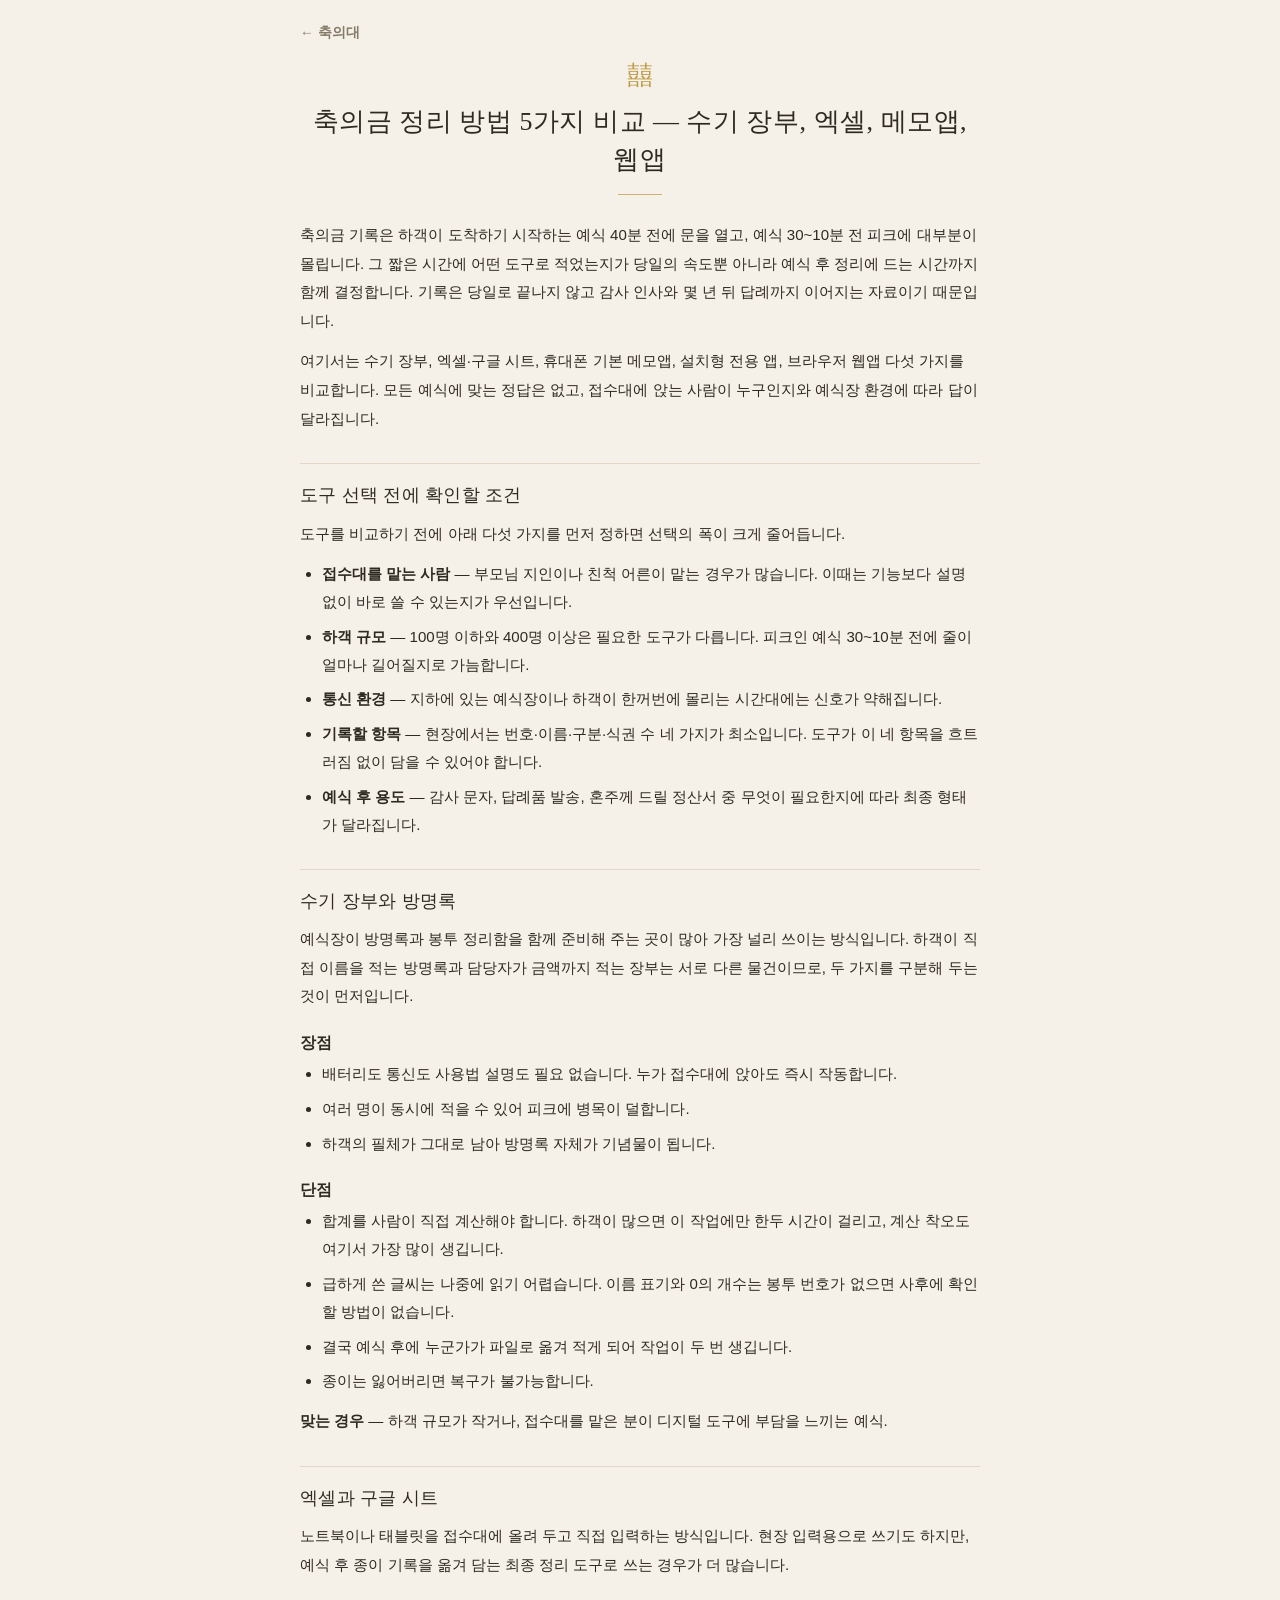
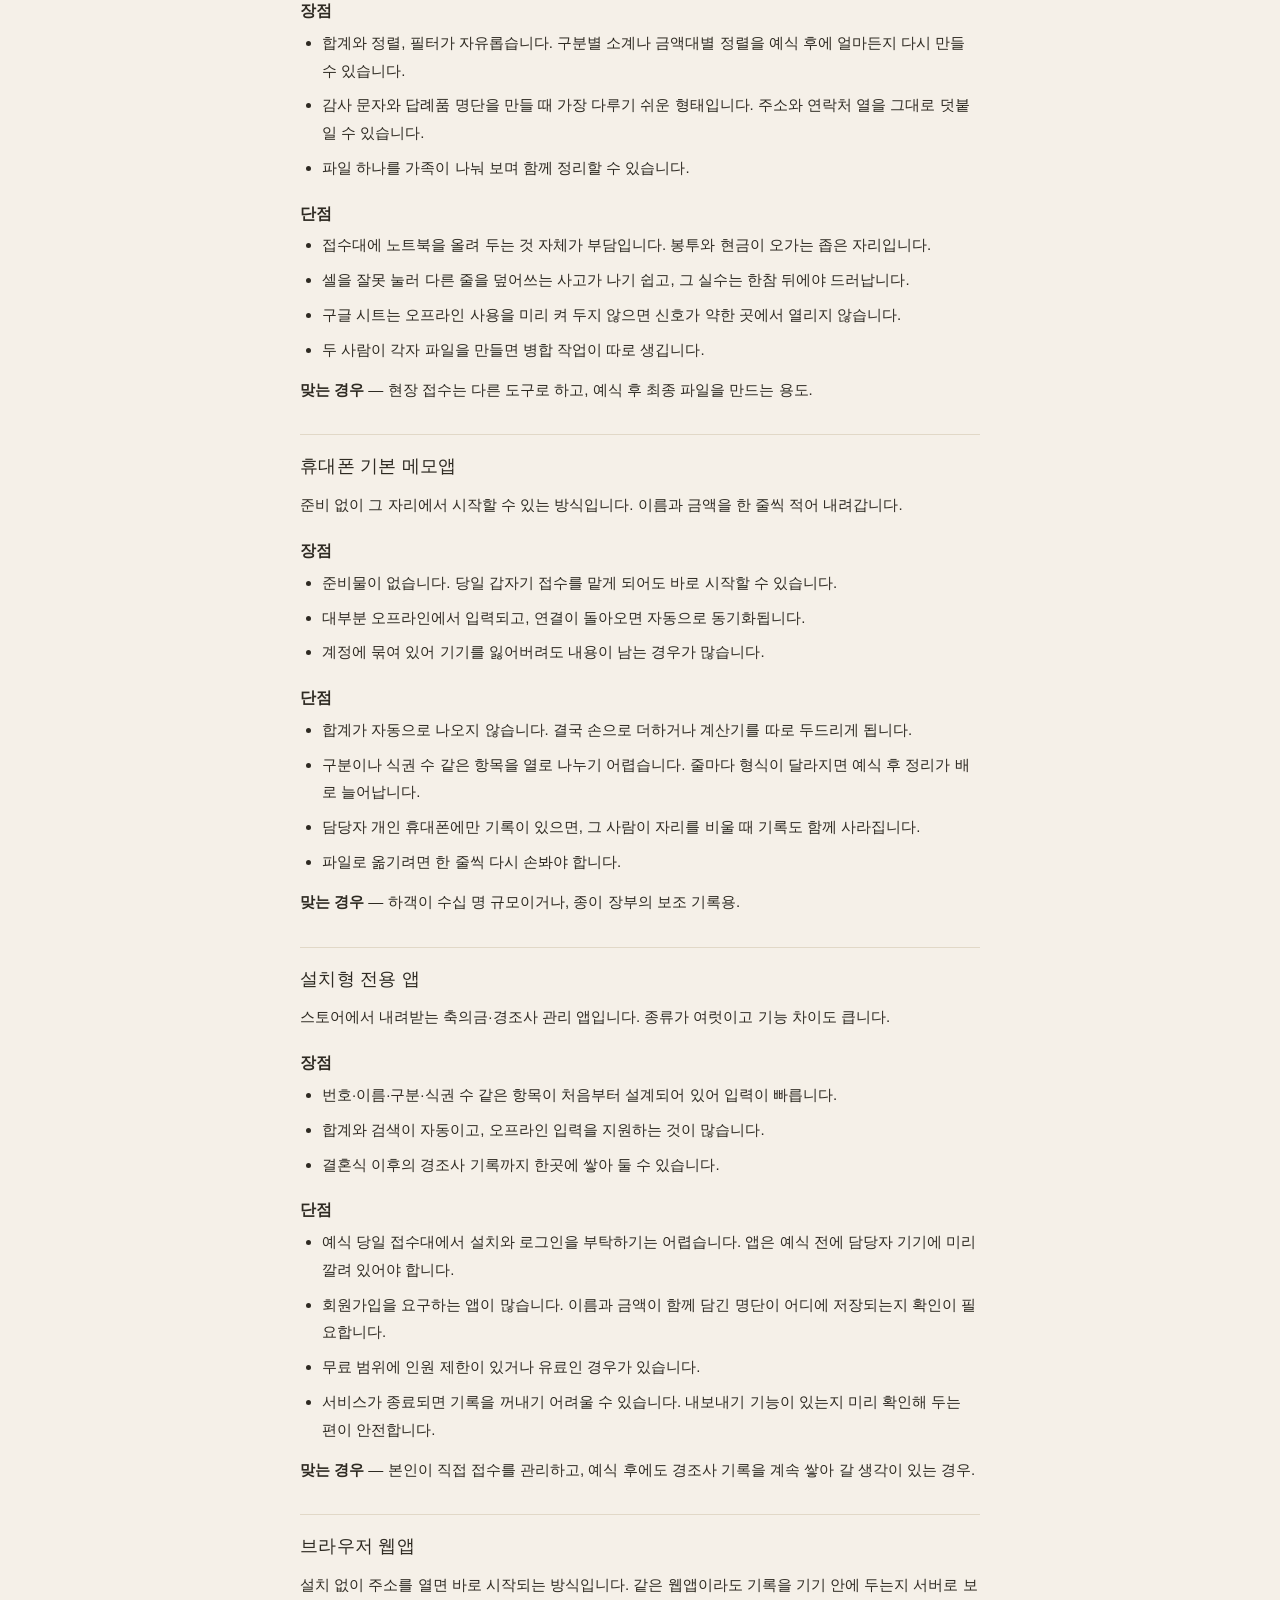
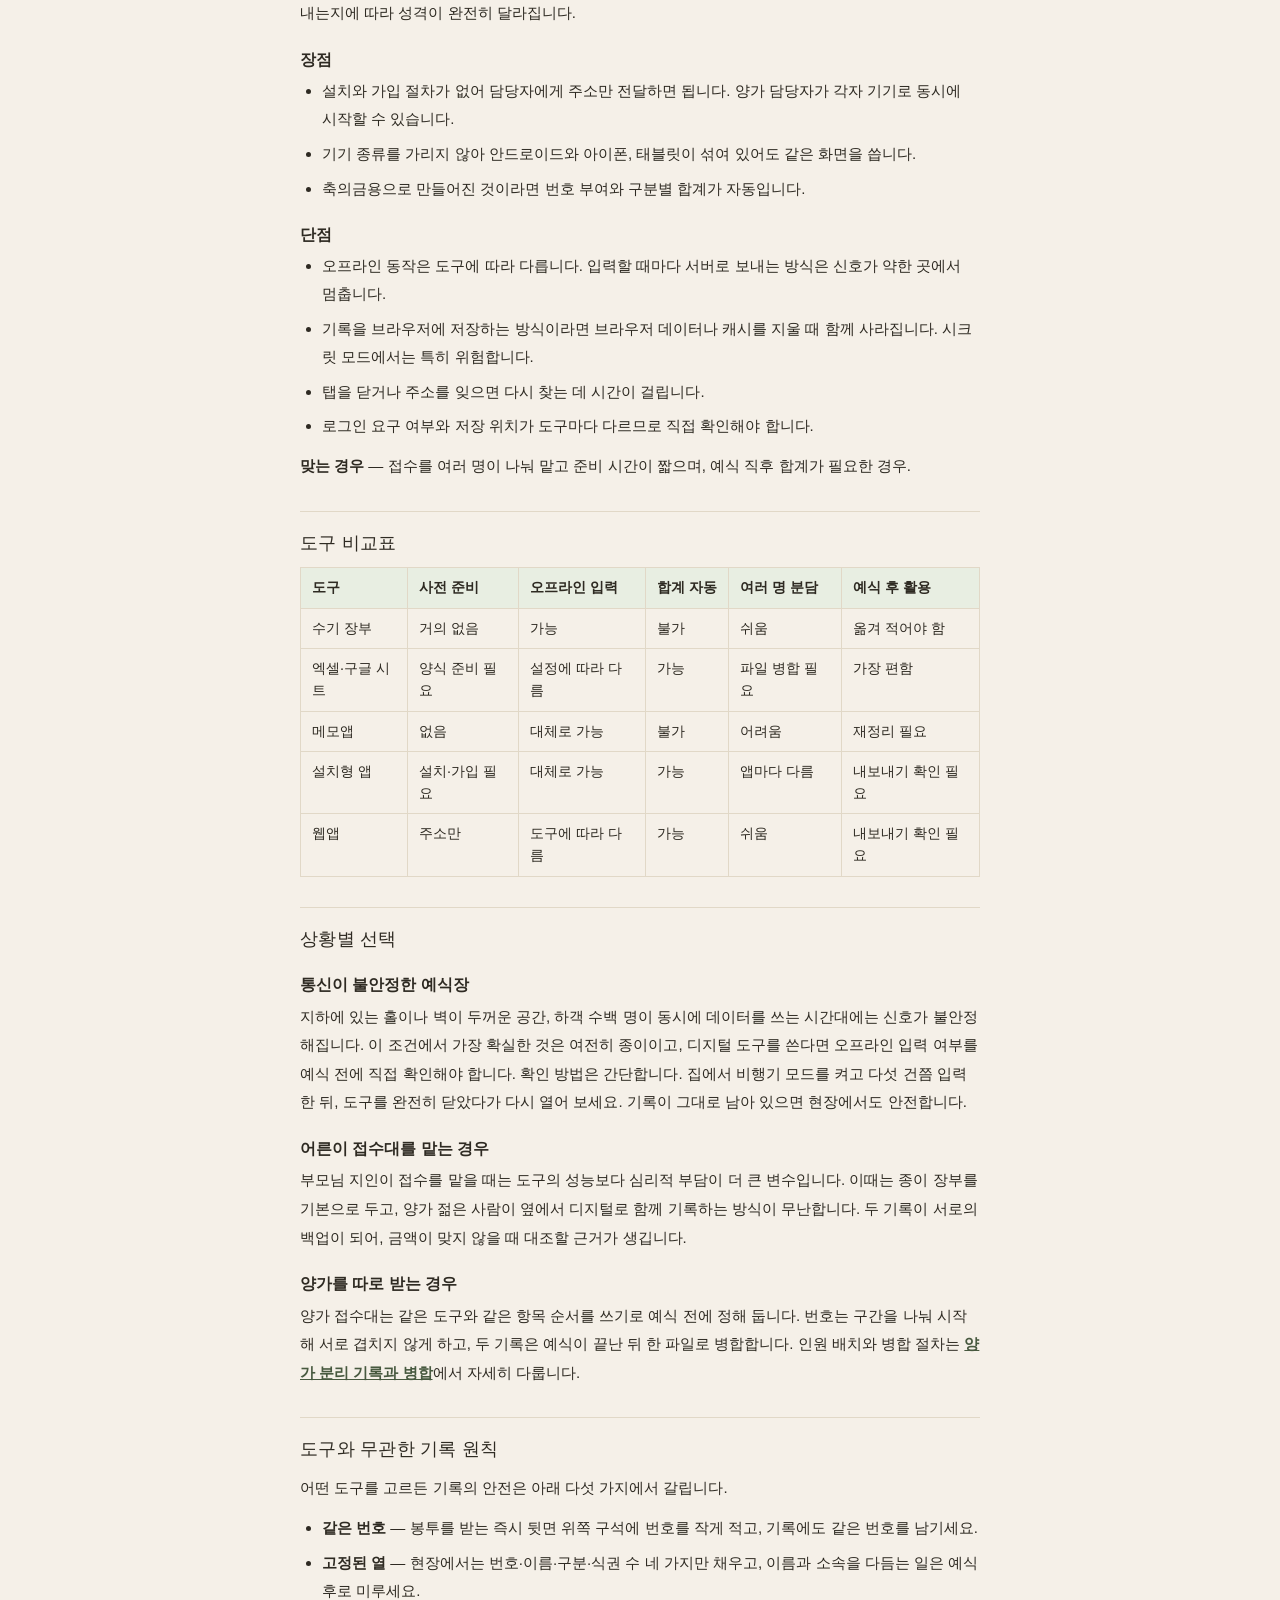
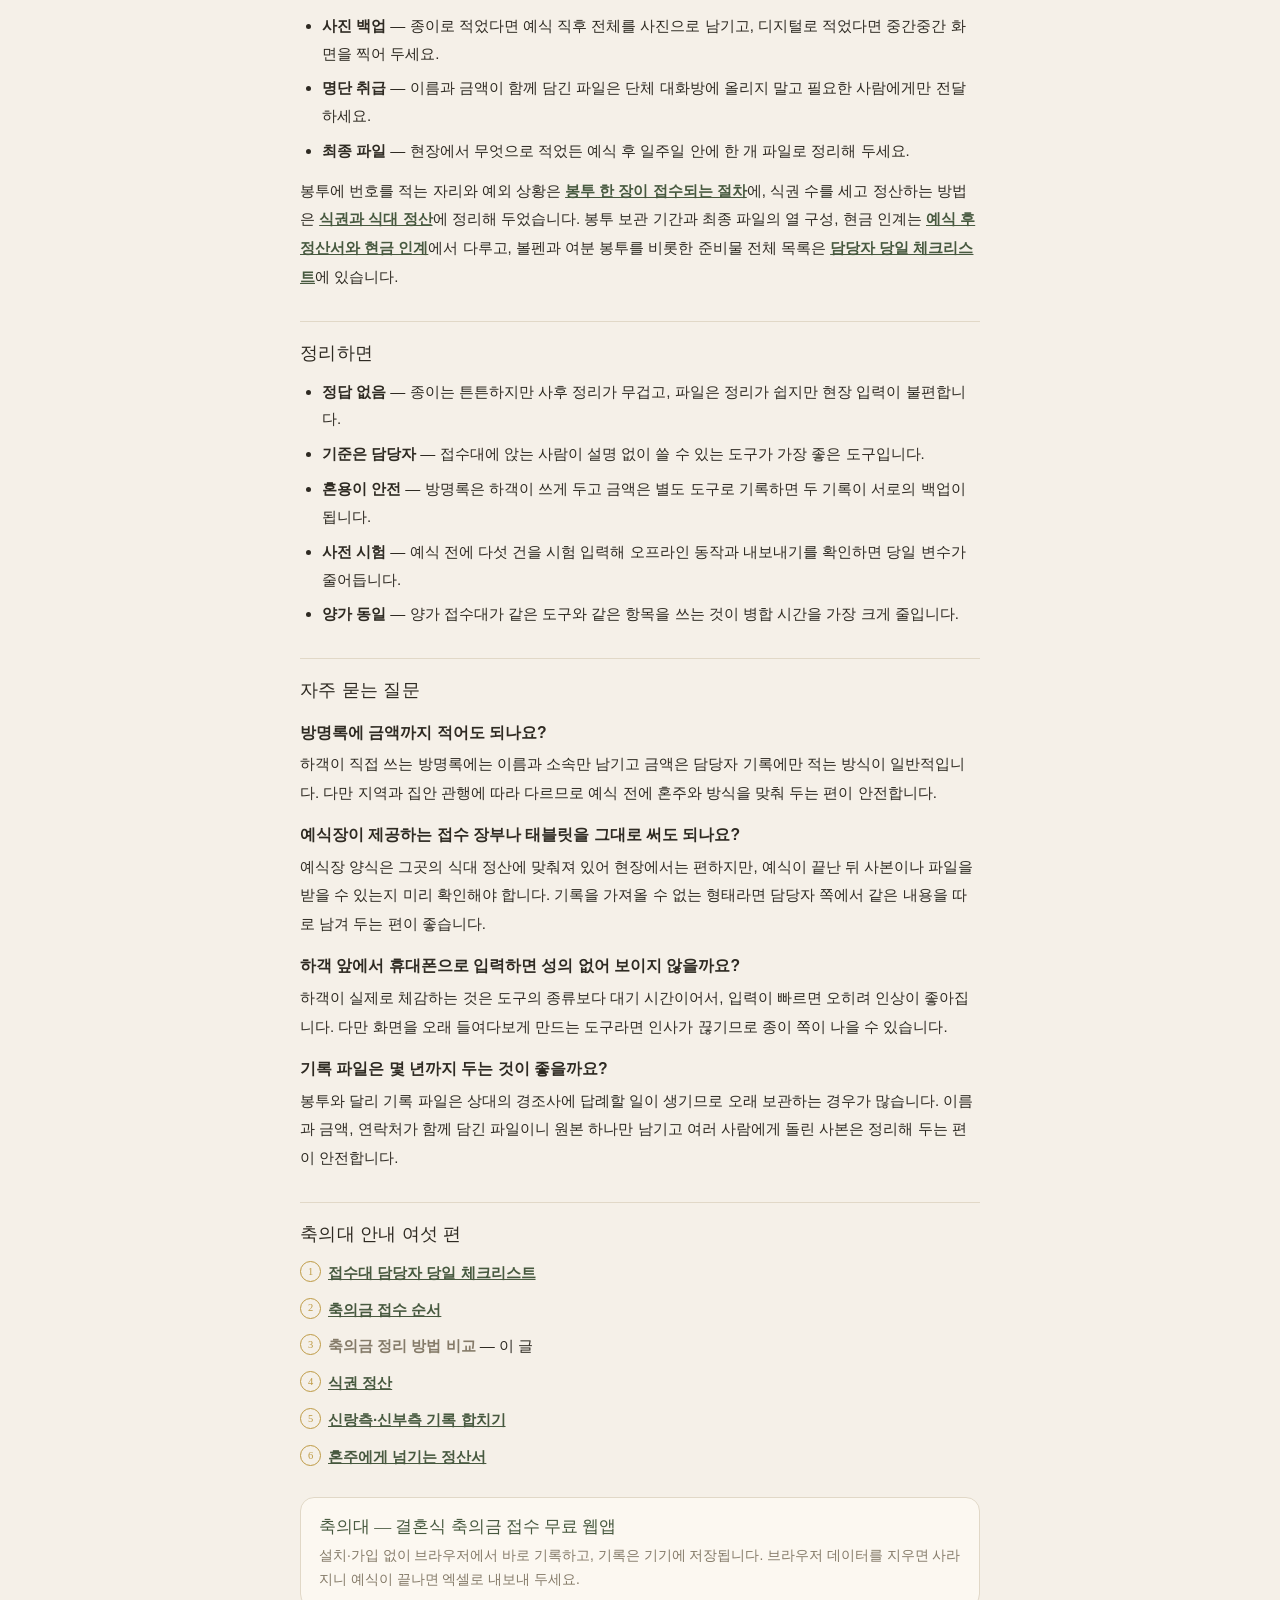
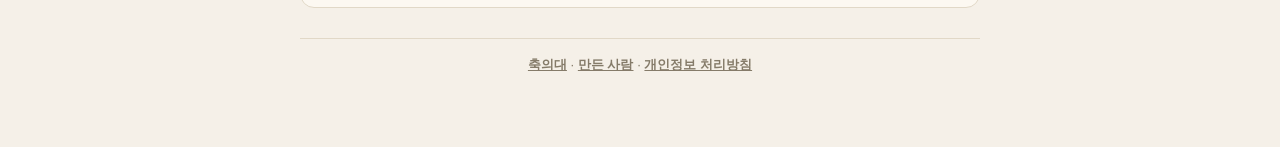
<file: guide/chukui-jeongri-methods.html>
<!DOCTYPE html>
<html lang="ko">
<head>
<meta charset="UTF-8">
<meta name="viewport" content="width=device-width, initial-scale=1.0">
<meta name="theme-color" content="#F5F0E8">
<title>축의금 정리 방법 5가지 비교 — 장부·엑셀·메모앱·앱·웹앱 | 축의대</title>
<meta name="description" content="수기 장부, 엑셀·구글 시트, 메모앱, 설치형 앱, 브라우저 웹앱 다섯 가지를 사전 준비·오프라인 입력·합계·분담·예식 후 활용 기준으로 비교하고, 접수대 상황별로 어떤 도구가 맞는지 정리했습니다.">
<link rel="canonical" href="https://xn--vk1bu99a4qe.com/guide/chukui-jeongri-methods.html">
<meta name="google-adsense-account" content="ca-pub-7543390628199317">
<meta property="og:type" content="article">
<meta property="og:site_name" content="축의대">
<meta property="og:locale" content="ko_KR">
<meta property="og:title" content="축의금 정리 방법 5가지 비교 — 수기 장부, 엑셀, 메모앱, 웹앱">
<meta property="og:description" content="수기 장부, 엑셀·구글 시트, 메모앱, 설치형 앱, 브라우저 웹앱 다섯 가지를 사전 준비·오프라인 입력·합계·분담·예식 후 활용 기준으로 비교하고, 접수대 상황별로 어떤 도구가 맞는지 정리했습니다.">
<meta property="og:url" content="https://xn--vk1bu99a4qe.com/guide/chukui-jeongri-methods.html">
<meta property="og:image" content="https://xn--vk1bu99a4qe.com/icon-512.png">
<link rel="icon" href="data:image/svg+xml,<svg xmlns='http://www.w3.org/2000/svg' viewBox='0 0 100 100'><circle cx='50' cy='50' r='44' fill='none' stroke='%23BE9A44' stroke-width='3'/><text x='50' y='68' font-size='52' text-anchor='middle' fill='%23BE9A44' font-family='Georgia,serif'>囍</text></svg>">
<link rel="stylesheet" href="../page.css">
<script type="application/ld+json">
{"@context": "https://schema.org", "@graph": [{"@type": "Article", "headline": "축의금 정리 방법 5가지 비교 — 수기 장부, 엑셀, 메모앱, 웹앱", "description": "수기 장부, 엑셀·구글 시트, 메모앱, 설치형 앱, 브라우저 웹앱 다섯 가지를 사전 준비·오프라인 입력·합계·분담·예식 후 활용 기준으로 비교하고, 접수대 상황별로 어떤 도구가 맞는지 정리했습니다.", "inLanguage": "ko", "mainEntityOfPage": "https://xn--vk1bu99a4qe.com/guide/chukui-jeongri-methods.html", "author": {"@type": "Person", "name": "축의대"}, "publisher": {"@type": "Organization", "name": "축의대", "url": "https://xn--vk1bu99a4qe.com/"}}, {"@type": "FAQPage", "mainEntity": [{"@type": "Question", "name": "방명록에 금액까지 적어도 되나요?", "acceptedAnswer": {"@type": "Answer", "text": "하객이 직접 쓰는 방명록에는 이름과 소속만 남기고 금액은 담당자 기록에만 적는 방식이 일반적입니다. 다만 지역과 집안 관행에 따라 다르므로 예식 전에 혼주와 방식을 맞춰 두는 편이 안전합니다."}}, {"@type": "Question", "name": "예식장이 제공하는 접수 장부나 태블릿을 그대로 써도 되나요?", "acceptedAnswer": {"@type": "Answer", "text": "예식장 양식은 그곳의 식대 정산에 맞춰져 있어 현장에서는 편하지만, 예식이 끝난 뒤 사본이나 파일을 받을 수 있는지 미리 확인해야 합니다. 기록을 가져올 수 없는 형태라면 담당자 쪽에서 같은 내용을 따로 남겨 두는 편이 좋습니다."}}, {"@type": "Question", "name": "하객 앞에서 휴대폰으로 입력하면 성의 없어 보이지 않을까요?", "acceptedAnswer": {"@type": "Answer", "text": "하객이 실제로 체감하는 것은 도구의 종류보다 대기 시간이어서, 입력이 빠르면 오히려 인상이 좋아집니다. 다만 화면을 오래 들여다보게 만드는 도구라면 인사가 끊기므로 종이 쪽이 나을 수 있습니다."}}, {"@type": "Question", "name": "기록 파일은 몇 년까지 두는 것이 좋을까요?", "acceptedAnswer": {"@type": "Answer", "text": "봉투와 달리 기록 파일은 상대의 경조사에 답례할 일이 생기므로 오래 보관하는 경우가 많습니다. 이름과 금액, 연락처가 함께 담긴 파일이니 원본 하나만 남기고 여러 사람에게 돌린 사본은 정리해 두는 편이 안전합니다."}}]}]}
</script>
</head>
<body>
<div class="page">
  <nav class="topbar"><a class="home" href="../">← 축의대</a></nav>
  <div class="crest">囍</div>
  <h1>축의금 정리 방법 5가지 비교 — 수기 장부, 엑셀, 메모앱, 웹앱</h1>
  <div class="rule"></div>

<p>축의금 기록은 하객이 도착하기 시작하는 예식 40분 전에 문을 열고, 예식 30~10분 전 피크에 대부분이 몰립니다. 그 짧은 시간에 어떤 도구로 적었는지가 당일의 속도뿐 아니라 예식 후 정리에 드는 시간까지 함께 결정합니다. 기록은 당일로 끝나지 않고 감사 인사와 몇 년 뒤 답례까지 이어지는 자료이기 때문입니다.</p>

<p>여기서는 수기 장부, 엑셀·구글 시트, 휴대폰 기본 메모앱, 설치형 전용 앱, 브라우저 웹앱 다섯 가지를 비교합니다. 모든 예식에 맞는 정답은 없고, 접수대에 앉는 사람이 누구인지와 예식장 환경에 따라 답이 달라집니다.</p>

<h2>도구 선택 전에 확인할 조건</h2>
<p>도구를 비교하기 전에 아래 다섯 가지를 먼저 정하면 선택의 폭이 크게 줄어듭니다.</p>
<ul>
<li><strong>접수대를 맡는 사람</strong> — 부모님 지인이나 친척 어른이 맡는 경우가 많습니다. 이때는 기능보다 설명 없이 바로 쓸 수 있는지가 우선입니다.</li>
<li><strong>하객 규모</strong> — 100명 이하와 400명 이상은 필요한 도구가 다릅니다. 피크인 예식 30~10분 전에 줄이 얼마나 길어질지로 가늠합니다.</li>
<li><strong>통신 환경</strong> — 지하에 있는 예식장이나 하객이 한꺼번에 몰리는 시간대에는 신호가 약해집니다.</li>
<li><strong>기록할 항목</strong> — 현장에서는 번호·이름·구분·식권 수 네 가지가 최소입니다. 도구가 이 네 항목을 흐트러짐 없이 담을 수 있어야 합니다.</li>
<li><strong>예식 후 용도</strong> — 감사 문자, 답례품 발송, 혼주께 드릴 정산서 중 무엇이 필요한지에 따라 최종 형태가 달라집니다.</li>
</ul>

<h2>수기 장부와 방명록</h2>
<p>예식장이 방명록과 봉투 정리함을 함께 준비해 주는 곳이 많아 가장 널리 쓰이는 방식입니다. 하객이 직접 이름을 적는 방명록과 담당자가 금액까지 적는 장부는 서로 다른 물건이므로, 두 가지를 구분해 두는 것이 먼저입니다.</p>
<h3>장점</h3>
<ul>
<li>배터리도 통신도 사용법 설명도 필요 없습니다. 누가 접수대에 앉아도 즉시 작동합니다.</li>
<li>여러 명이 동시에 적을 수 있어 피크에 병목이 덜합니다.</li>
<li>하객의 필체가 그대로 남아 방명록 자체가 기념물이 됩니다.</li>
</ul>
<h3>단점</h3>
<ul>
<li>합계를 사람이 직접 계산해야 합니다. 하객이 많으면 이 작업에만 한두 시간이 걸리고, 계산 착오도 여기서 가장 많이 생깁니다.</li>
<li>급하게 쓴 글씨는 나중에 읽기 어렵습니다. 이름 표기와 0의 개수는 봉투 번호가 없으면 사후에 확인할 방법이 없습니다.</li>
<li>결국 예식 후에 누군가가 파일로 옮겨 적게 되어 작업이 두 번 생깁니다.</li>
<li>종이는 잃어버리면 복구가 불가능합니다.</li>
</ul>
<p><strong>맞는 경우</strong> — 하객 규모가 작거나, 접수대를 맡은 분이 디지털 도구에 부담을 느끼는 예식.</p>

<h2>엑셀과 구글 시트</h2>
<p>노트북이나 태블릿을 접수대에 올려 두고 직접 입력하는 방식입니다. 현장 입력용으로 쓰기도 하지만, 예식 후 종이 기록을 옮겨 담는 최종 정리 도구로 쓰는 경우가 더 많습니다.</p>
<h3>장점</h3>
<ul>
<li>합계와 정렬, 필터가 자유롭습니다. 구분별 소계나 금액대별 정렬을 예식 후에 얼마든지 다시 만들 수 있습니다.</li>
<li>감사 문자와 답례품 명단을 만들 때 가장 다루기 쉬운 형태입니다. 주소와 연락처 열을 그대로 덧붙일 수 있습니다.</li>
<li>파일 하나를 가족이 나눠 보며 함께 정리할 수 있습니다.</li>
</ul>
<h3>단점</h3>
<ul>
<li>접수대에 노트북을 올려 두는 것 자체가 부담입니다. 봉투와 현금이 오가는 좁은 자리입니다.</li>
<li>셀을 잘못 눌러 다른 줄을 덮어쓰는 사고가 나기 쉽고, 그 실수는 한참 뒤에야 드러납니다.</li>
<li>구글 시트는 오프라인 사용을 미리 켜 두지 않으면 신호가 약한 곳에서 열리지 않습니다.</li>
<li>두 사람이 각자 파일을 만들면 병합 작업이 따로 생깁니다.</li>
</ul>
<p><strong>맞는 경우</strong> — 현장 접수는 다른 도구로 하고, 예식 후 최종 파일을 만드는 용도.</p>

<h2>휴대폰 기본 메모앱</h2>
<p>준비 없이 그 자리에서 시작할 수 있는 방식입니다. 이름과 금액을 한 줄씩 적어 내려갑니다.</p>
<h3>장점</h3>
<ul>
<li>준비물이 없습니다. 당일 갑자기 접수를 맡게 되어도 바로 시작할 수 있습니다.</li>
<li>대부분 오프라인에서 입력되고, 연결이 돌아오면 자동으로 동기화됩니다.</li>
<li>계정에 묶여 있어 기기를 잃어버려도 내용이 남는 경우가 많습니다.</li>
</ul>
<h3>단점</h3>
<ul>
<li>합계가 자동으로 나오지 않습니다. 결국 손으로 더하거나 계산기를 따로 두드리게 됩니다.</li>
<li>구분이나 식권 수 같은 항목을 열로 나누기 어렵습니다. 줄마다 형식이 달라지면 예식 후 정리가 배로 늘어납니다.</li>
<li>담당자 개인 휴대폰에만 기록이 있으면, 그 사람이 자리를 비울 때 기록도 함께 사라집니다.</li>
<li>파일로 옮기려면 한 줄씩 다시 손봐야 합니다.</li>
</ul>
<p><strong>맞는 경우</strong> — 하객이 수십 명 규모이거나, 종이 장부의 보조 기록용.</p>

<h2>설치형 전용 앱</h2>
<p>스토어에서 내려받는 축의금·경조사 관리 앱입니다. 종류가 여럿이고 기능 차이도 큽니다.</p>
<h3>장점</h3>
<ul>
<li>번호·이름·구분·식권 수 같은 항목이 처음부터 설계되어 있어 입력이 빠릅니다.</li>
<li>합계와 검색이 자동이고, 오프라인 입력을 지원하는 것이 많습니다.</li>
<li>결혼식 이후의 경조사 기록까지 한곳에 쌓아 둘 수 있습니다.</li>
</ul>
<h3>단점</h3>
<ul>
<li>예식 당일 접수대에서 설치와 로그인을 부탁하기는 어렵습니다. 앱은 예식 전에 담당자 기기에 미리 깔려 있어야 합니다.</li>
<li>회원가입을 요구하는 앱이 많습니다. 이름과 금액이 함께 담긴 명단이 어디에 저장되는지 확인이 필요합니다.</li>
<li>무료 범위에 인원 제한이 있거나 유료인 경우가 있습니다.</li>
<li>서비스가 종료되면 기록을 꺼내기 어려울 수 있습니다. 내보내기 기능이 있는지 미리 확인해 두는 편이 안전합니다.</li>
</ul>
<p><strong>맞는 경우</strong> — 본인이 직접 접수를 관리하고, 예식 후에도 경조사 기록을 계속 쌓아 갈 생각이 있는 경우.</p>

<h2>브라우저 웹앱</h2>
<p>설치 없이 주소를 열면 바로 시작되는 방식입니다. 같은 웹앱이라도 기록을 기기 안에 두는지 서버로 보내는지에 따라 성격이 완전히 달라집니다.</p>
<h3>장점</h3>
<ul>
<li>설치와 가입 절차가 없어 담당자에게 주소만 전달하면 됩니다. 양가 담당자가 각자 기기로 동시에 시작할 수 있습니다.</li>
<li>기기 종류를 가리지 않아 안드로이드와 아이폰, 태블릿이 섞여 있어도 같은 화면을 씁니다.</li>
<li>축의금용으로 만들어진 것이라면 번호 부여와 구분별 합계가 자동입니다.</li>
</ul>
<h3>단점</h3>
<ul>
<li>오프라인 동작은 도구에 따라 다릅니다. 입력할 때마다 서버로 보내는 방식은 신호가 약한 곳에서 멈춥니다.</li>
<li>기록을 브라우저에 저장하는 방식이라면 브라우저 데이터나 캐시를 지울 때 함께 사라집니다. 시크릿 모드에서는 특히 위험합니다.</li>
<li>탭을 닫거나 주소를 잊으면 다시 찾는 데 시간이 걸립니다.</li>
<li>로그인 요구 여부와 저장 위치가 도구마다 다르므로 직접 확인해야 합니다.</li>
</ul>
<p><strong>맞는 경우</strong> — 접수를 여러 명이 나눠 맡고 준비 시간이 짧으며, 예식 직후 합계가 필요한 경우.</p>

<h2>도구 비교표</h2>
<table>
<thead>
<tr><th>도구</th><th>사전 준비</th><th>오프라인 입력</th><th>합계 자동</th><th>여러 명 분담</th><th>예식 후 활용</th></tr>
</thead>
<tbody>
<tr><td>수기 장부</td><td>거의 없음</td><td>가능</td><td>불가</td><td>쉬움</td><td>옮겨 적어야 함</td></tr>
<tr><td>엑셀·구글 시트</td><td>양식 준비 필요</td><td>설정에 따라 다름</td><td>가능</td><td>파일 병합 필요</td><td>가장 편함</td></tr>
<tr><td>메모앱</td><td>없음</td><td>대체로 가능</td><td>불가</td><td>어려움</td><td>재정리 필요</td></tr>
<tr><td>설치형 앱</td><td>설치·가입 필요</td><td>대체로 가능</td><td>가능</td><td>앱마다 다름</td><td>내보내기 확인 필요</td></tr>
<tr><td>웹앱</td><td>주소만</td><td>도구에 따라 다름</td><td>가능</td><td>쉬움</td><td>내보내기 확인 필요</td></tr>
</tbody>
</table>

<h2>상황별 선택</h2>
<h3>통신이 불안정한 예식장</h3>
<p>지하에 있는 홀이나 벽이 두꺼운 공간, 하객 수백 명이 동시에 데이터를 쓰는 시간대에는 신호가 불안정해집니다. 이 조건에서 가장 확실한 것은 여전히 종이이고, 디지털 도구를 쓴다면 오프라인 입력 여부를 예식 전에 직접 확인해야 합니다. 확인 방법은 간단합니다. 집에서 비행기 모드를 켜고 다섯 건쯤 입력한 뒤, 도구를 완전히 닫았다가 다시 열어 보세요. 기록이 그대로 남아 있으면 현장에서도 안전합니다.</p>
<h3>어른이 접수대를 맡는 경우</h3>
<p>부모님 지인이 접수를 맡을 때는 도구의 성능보다 심리적 부담이 더 큰 변수입니다. 이때는 종이 장부를 기본으로 두고, 양가 젊은 사람이 옆에서 디지털로 함께 기록하는 방식이 무난합니다. 두 기록이 서로의 백업이 되어, 금액이 맞지 않을 때 대조할 근거가 생깁니다.</p>
<h3>양가를 따로 받는 경우</h3>
<p>양가 접수대는 같은 도구와 같은 항목 순서를 쓰기로 예식 전에 정해 둡니다. 번호는 구간을 나눠 시작해 서로 겹치지 않게 하고, 두 기록은 예식이 끝난 뒤 한 파일로 병합합니다. 인원 배치와 병합 절차는 <a href="sinrang-sinbu-hapchigi.html">양가 분리 기록과 병합</a>에서 자세히 다룹니다.</p>

<h2>도구와 무관한 기록 원칙</h2>
<p>어떤 도구를 고르든 기록의 안전은 아래 다섯 가지에서 갈립니다.</p>
<ul>
<li><strong>같은 번호</strong> — 봉투를 받는 즉시 뒷면 위쪽 구석에 번호를 작게 적고, 기록에도 같은 번호를 남기세요.</li>
<li><strong>고정된 열</strong> — 현장에서는 번호·이름·구분·식권 수 네 가지만 채우고, 이름과 소속을 다듬는 일은 예식 후로 미루세요.</li>
<li><strong>사진 백업</strong> — 종이로 적었다면 예식 직후 전체를 사진으로 남기고, 디지털로 적었다면 중간중간 화면을 찍어 두세요.</li>
<li><strong>명단 취급</strong> — 이름과 금액이 함께 담긴 파일은 단체 대화방에 올리지 말고 필요한 사람에게만 전달하세요.</li>
<li><strong>최종 파일</strong> — 현장에서 무엇으로 적었든 예식 후 일주일 안에 한 개 파일로 정리해 두세요.</li>
</ul>
<p>봉투에 번호를 적는 자리와 예외 상황은 <a href="chukui-jeopsu-order.html">봉투 한 장이 접수되는 절차</a>에, 식권 수를 세고 정산하는 방법은 <a href="sikgwon-jeongsan.html">식권과 식대 정산</a>에 정리해 두었습니다. 봉투 보관 기간과 최종 파일의 열 구성, 현금 인계는 <a href="honju-jeongsanseo.html">예식 후 정산서와 현금 인계</a>에서 다루고, 볼펜과 여분 봉투를 비롯한 준비물 전체 목록은 <a href="chukui-desk-checklist.html">담당자 당일 체크리스트</a>에 있습니다.</p>

<h2>정리하면</h2>
<ul>
<li><strong>정답 없음</strong> — 종이는 튼튼하지만 사후 정리가 무겁고, 파일은 정리가 쉽지만 현장 입력이 불편합니다.</li>
<li><strong>기준은 담당자</strong> — 접수대에 앉는 사람이 설명 없이 쓸 수 있는 도구가 가장 좋은 도구입니다.</li>
<li><strong>혼용이 안전</strong> — 방명록은 하객이 쓰게 두고 금액은 별도 도구로 기록하면 두 기록이 서로의 백업이 됩니다.</li>
<li><strong>사전 시험</strong> — 예식 전에 다섯 건을 시험 입력해 오프라인 동작과 내보내기를 확인하면 당일 변수가 줄어듭니다.</li>
<li><strong>양가 동일</strong> — 양가 접수대가 같은 도구와 같은 항목을 쓰는 것이 병합 시간을 가장 크게 줄입니다.</li>
</ul>

  <h2>자주 묻는 질문</h2>
  <div class="faq">
    <h3>방명록에 금액까지 적어도 되나요?</h3>
    <p>하객이 직접 쓰는 방명록에는 이름과 소속만 남기고 금액은 담당자 기록에만 적는 방식이 일반적입니다. 다만 지역과 집안 관행에 따라 다르므로 예식 전에 혼주와 방식을 맞춰 두는 편이 안전합니다.</p>
    <h3>예식장이 제공하는 접수 장부나 태블릿을 그대로 써도 되나요?</h3>
    <p>예식장 양식은 그곳의 식대 정산에 맞춰져 있어 현장에서는 편하지만, 예식이 끝난 뒤 사본이나 파일을 받을 수 있는지 미리 확인해야 합니다. 기록을 가져올 수 없는 형태라면 담당자 쪽에서 같은 내용을 따로 남겨 두는 편이 좋습니다.</p>
    <h3>하객 앞에서 휴대폰으로 입력하면 성의 없어 보이지 않을까요?</h3>
    <p>하객이 실제로 체감하는 것은 도구의 종류보다 대기 시간이어서, 입력이 빠르면 오히려 인상이 좋아집니다. 다만 화면을 오래 들여다보게 만드는 도구라면 인사가 끊기므로 종이 쪽이 나을 수 있습니다.</p>
    <h3>기록 파일은 몇 년까지 두는 것이 좋을까요?</h3>
    <p>봉투와 달리 기록 파일은 상대의 경조사에 답례할 일이 생기므로 오래 보관하는 경우가 많습니다. 이름과 금액, 연락처가 함께 담긴 파일이니 원본 하나만 남기고 여러 사람에게 돌린 사본은 정리해 두는 편이 안전합니다.</p>
  </div>

  <h2>축의대 안내 여섯 편</h2>
  <ol class="series">
    <li><a href="chukui-desk-checklist.html">접수대 담당자 당일 체크리스트</a></li>
    <li><a href="chukui-jeopsu-order.html">축의금 접수 순서</a></li>
    <li><strong>축의금 정리 방법 비교</strong> — 이 글</li>
    <li><a href="sikgwon-jeongsan.html">식권 정산</a></li>
    <li><a href="sinrang-sinbu-hapchigi.html">신랑측·신부측 기록 합치기</a></li>
    <li><a href="honju-jeongsanseo.html">혼주에게 넘기는 정산서</a></li>
  </ol>

  <a class="cta" href="../">
    <strong>축의대 — 결혼식 축의금 접수 무료 웹앱</strong>
    <span>설치·가입 없이 브라우저에서 바로 기록하고, 기록은 기기에 저장됩니다. 브라우저 데이터를 지우면 사라지니 예식이 끝나면 엑셀로 내보내 두세요.</span>
  </a>

  <footer class="site">
    <a href="../">축의대</a> · <a href="../about.html">만든 사람</a> · <a href="../privacy.html">개인정보 처리방침</a>
  </footer>
</div>
</body>
</html>
</file>
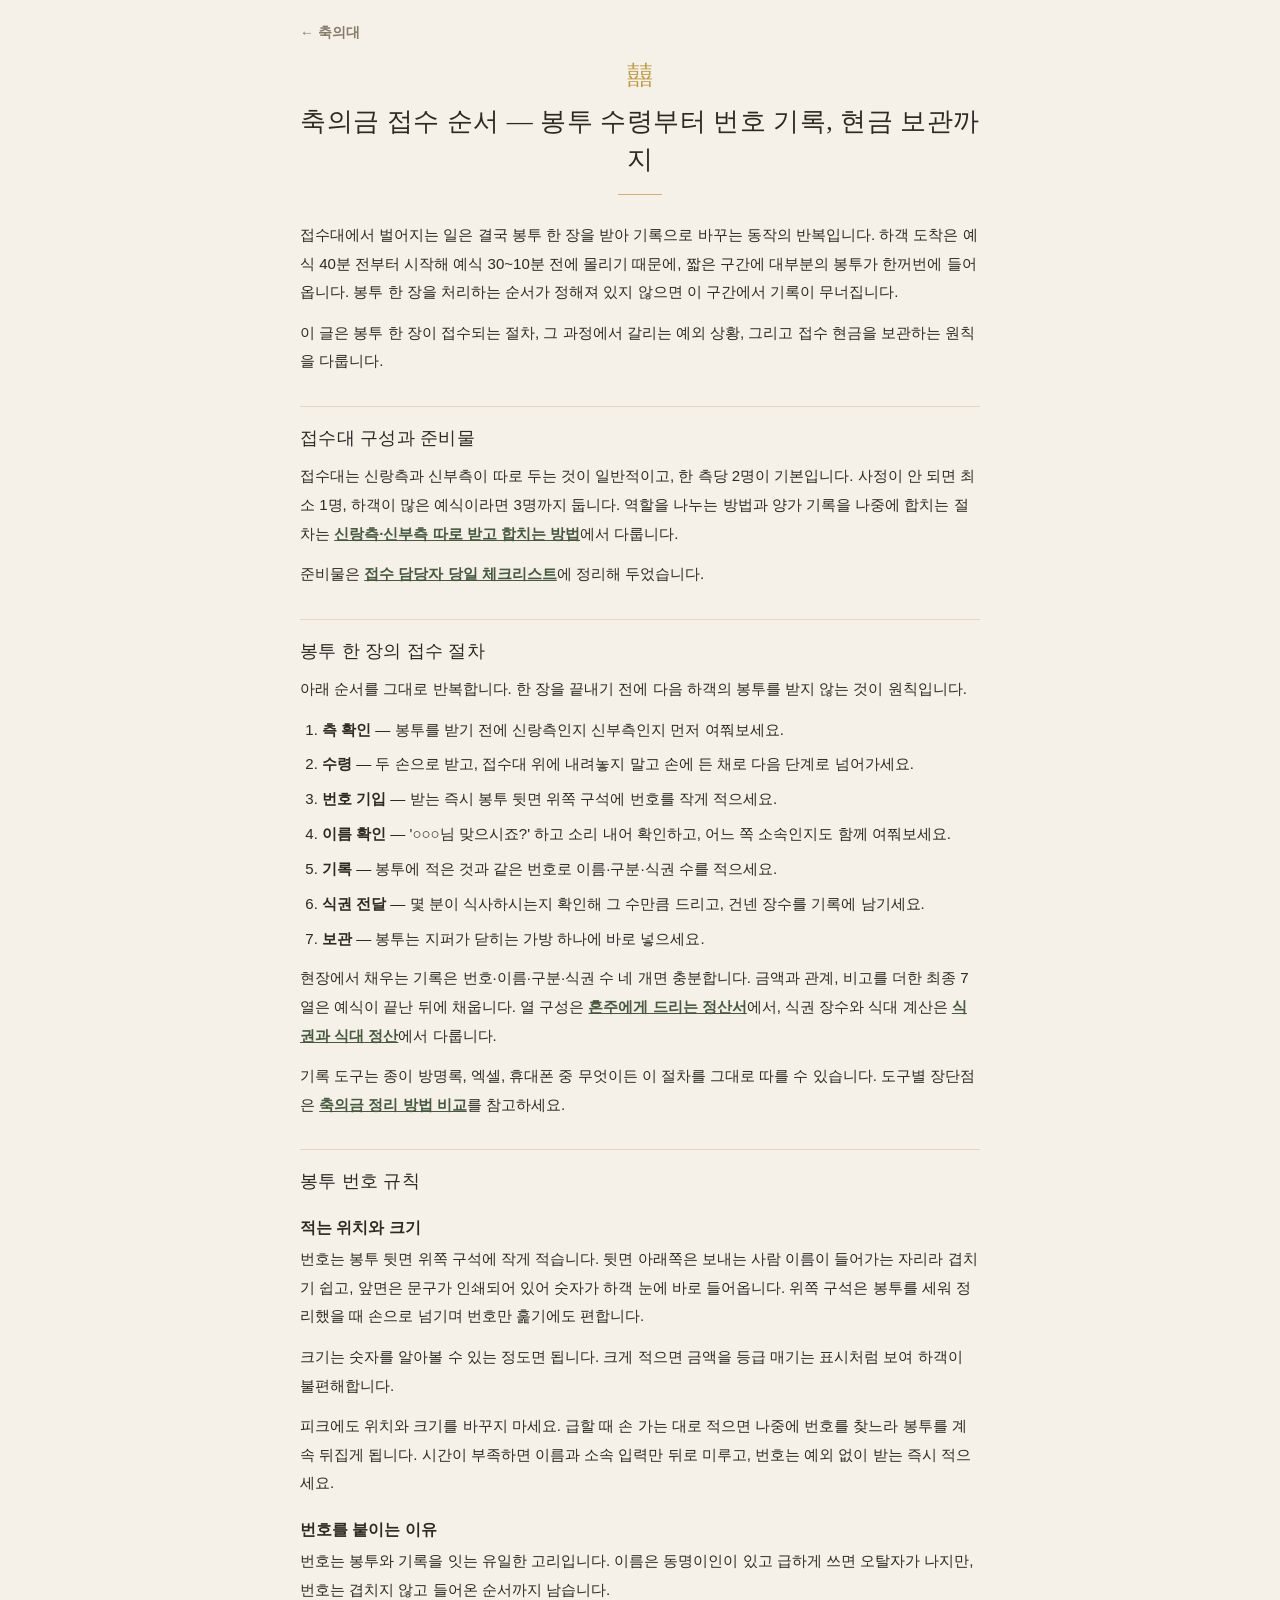
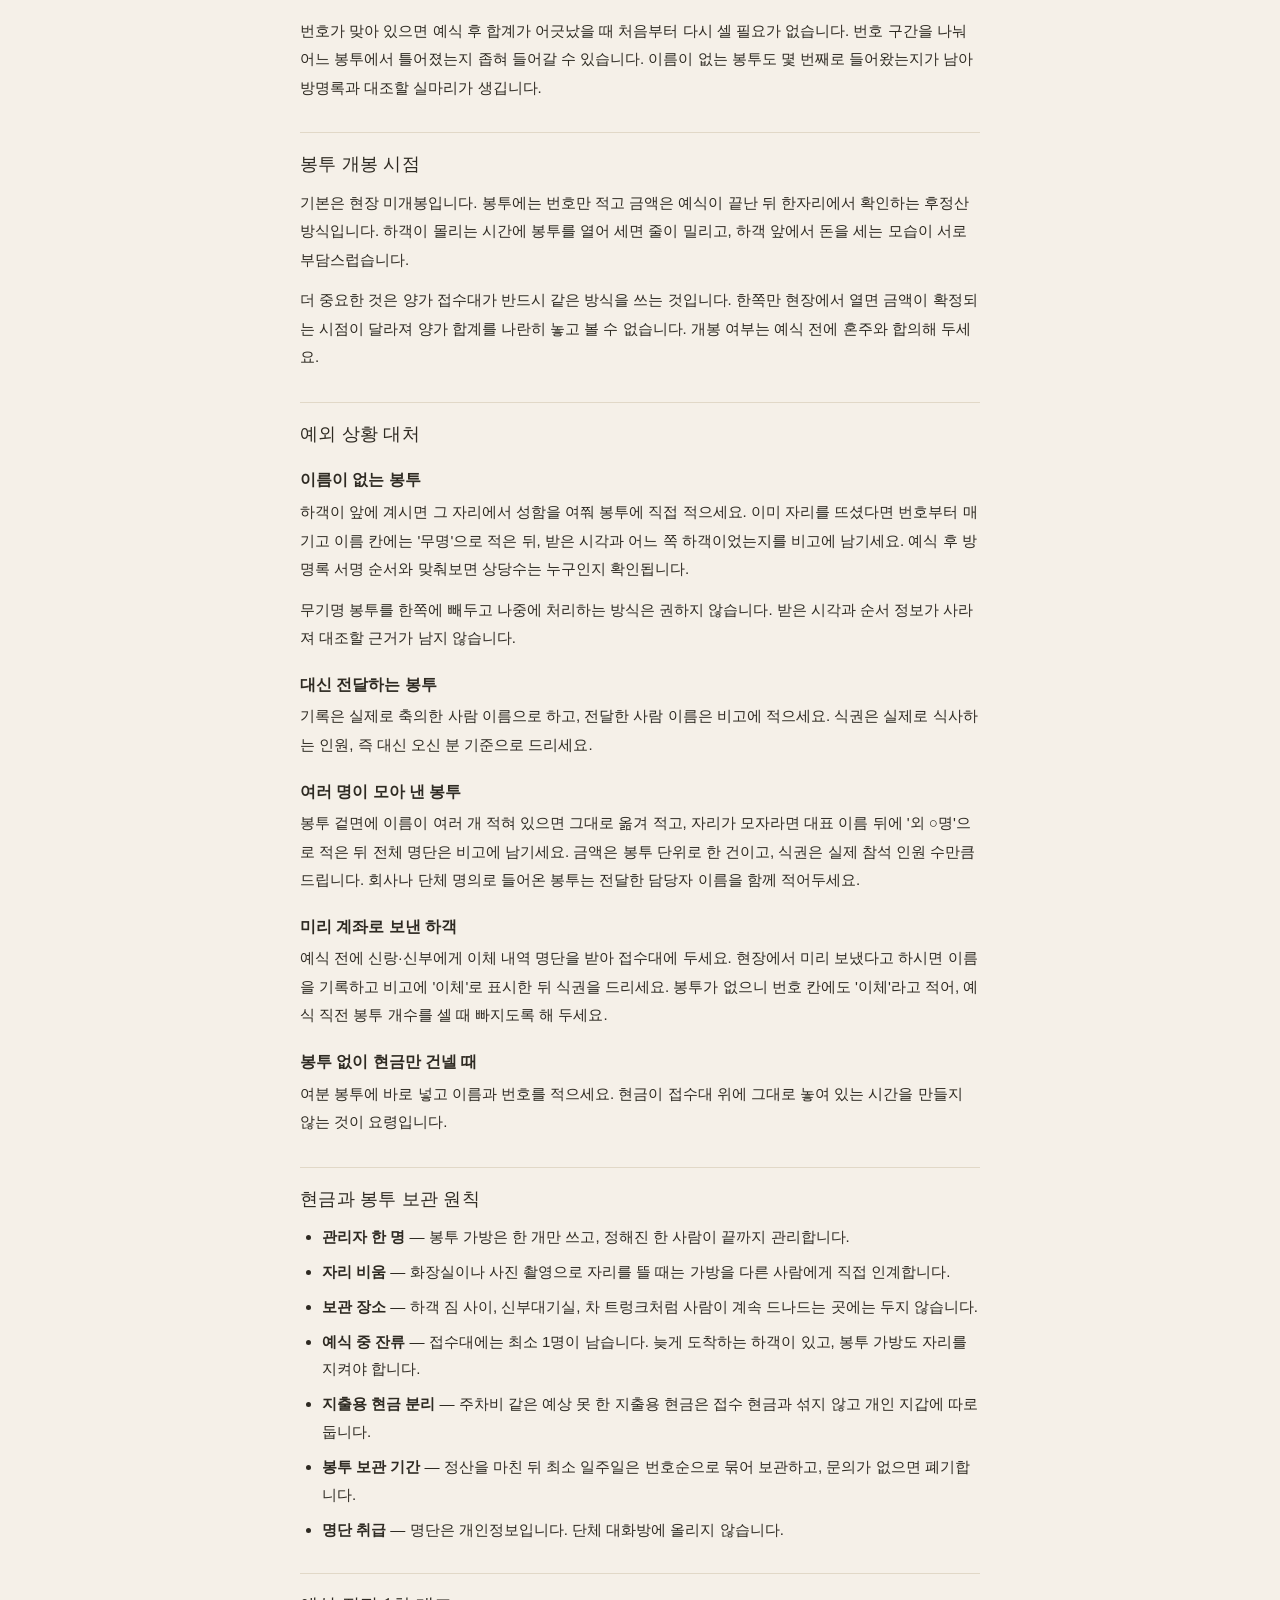
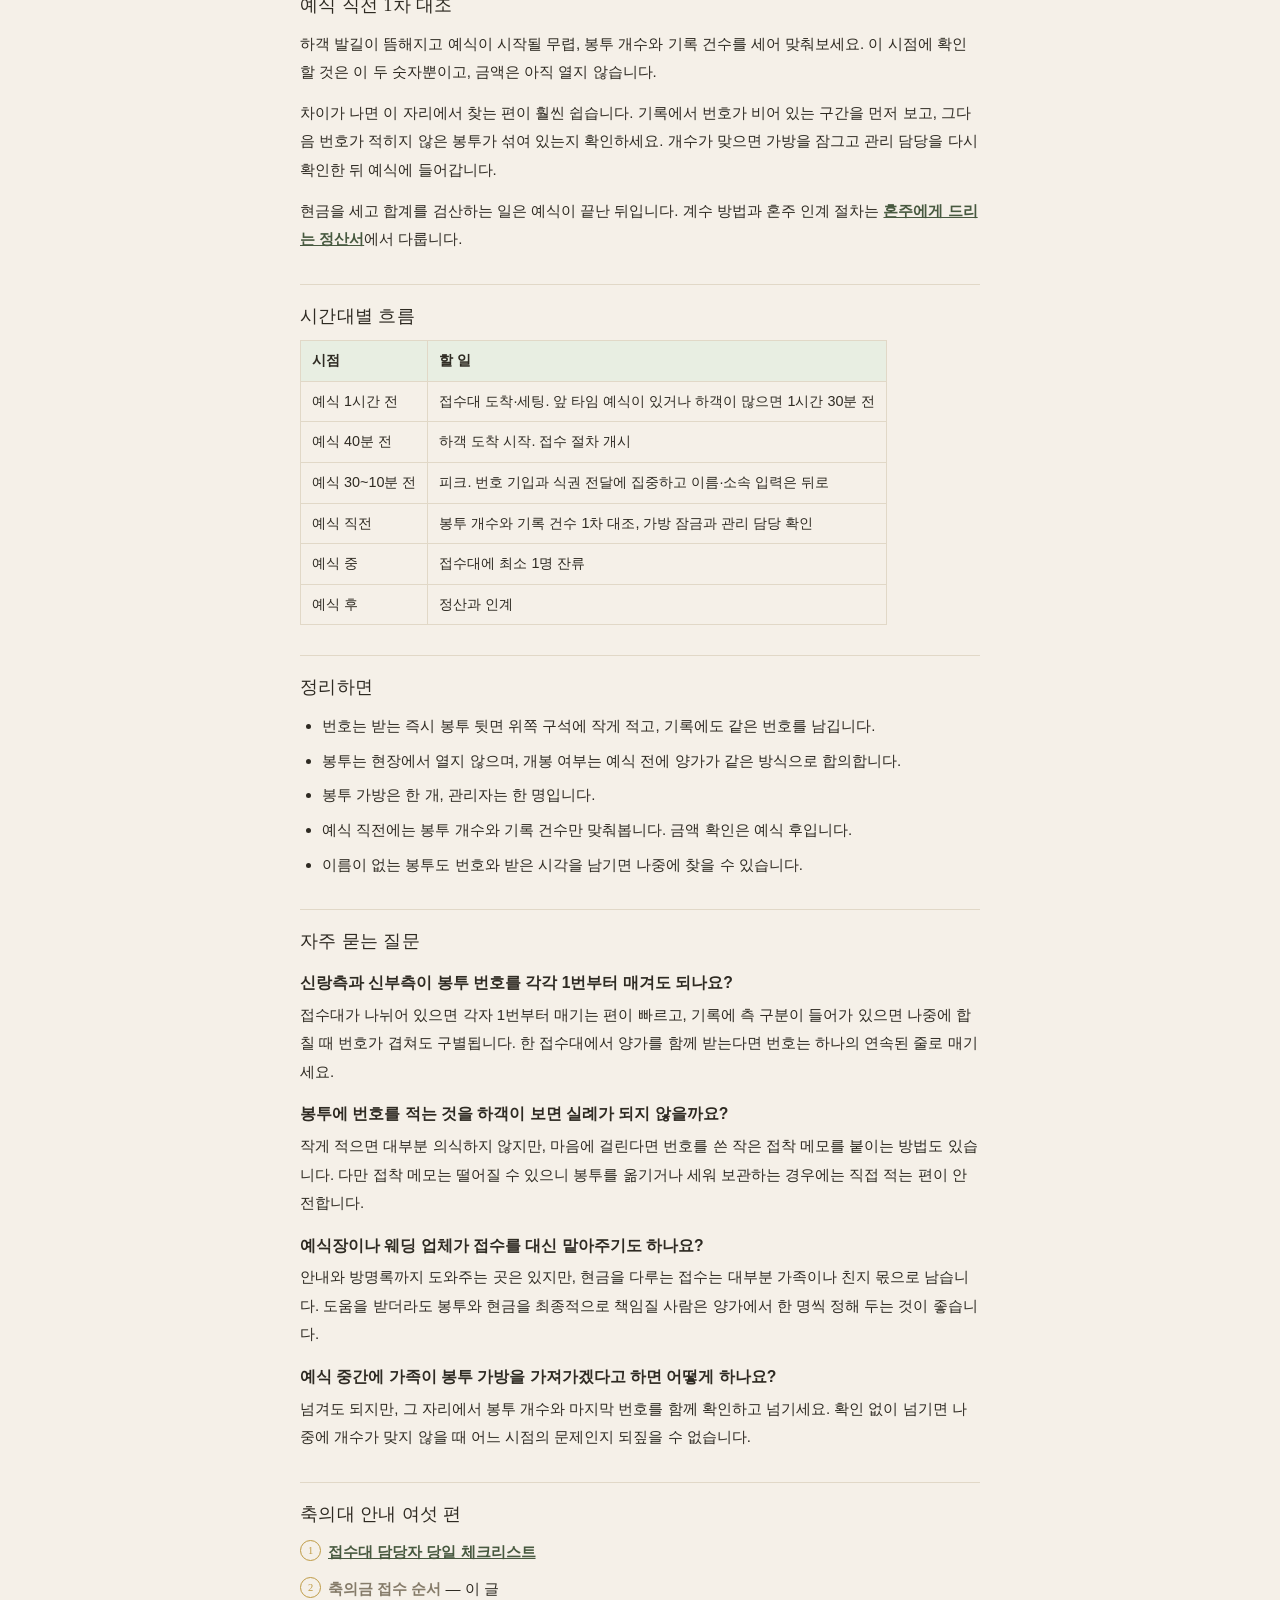
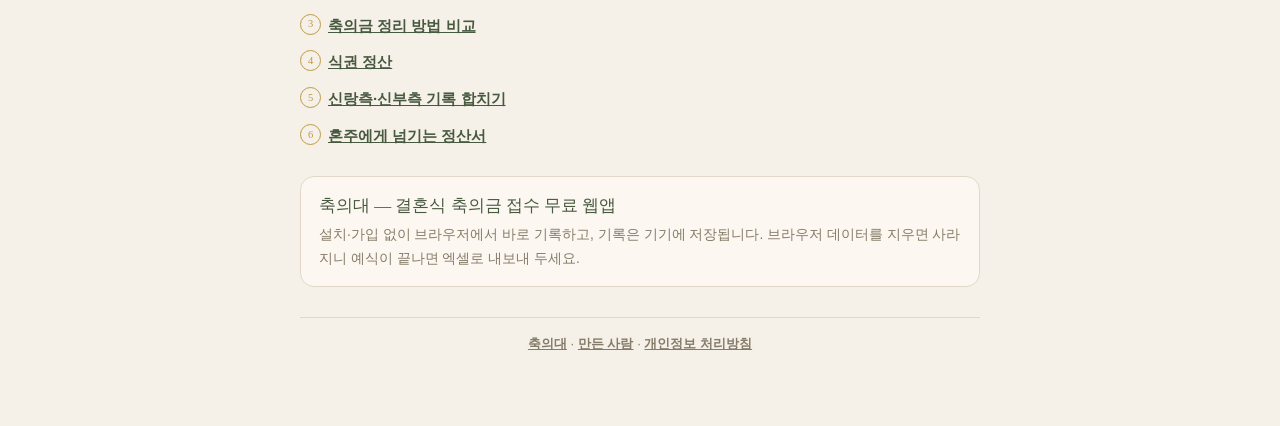
<file: guide/chukui-jeopsu-order.html>
<!DOCTYPE html>
<html lang="ko">
<head>
<meta charset="UTF-8">
<meta name="viewport" content="width=device-width, initial-scale=1.0">
<meta name="theme-color" content="#F5F0E8">
<title>축의금 접수 순서 — 봉투 수령부터 번호 기록, 현금 보관까지 | 축의대</title>
<meta name="description" content="결혼식 축의금 봉투 한 장이 접수되는 순서를 단계별로 정리했습니다. 봉투 번호를 적는 위치와 크기, 이름 없는 봉투와 대리 전달 등 예외 상황 대처, 접수 현금 보관 원칙, 예식 직전 1차 대조까지 담았습니다.">
<link rel="canonical" href="https://xn--vk1bu99a4qe.com/guide/chukui-jeopsu-order.html">
<meta name="google-adsense-account" content="ca-pub-7543390628199317">
<meta property="og:type" content="article">
<meta property="og:site_name" content="축의대">
<meta property="og:locale" content="ko_KR">
<meta property="og:title" content="축의금 접수 순서 — 봉투 수령부터 번호 기록, 현금 보관까지">
<meta property="og:description" content="결혼식 축의금 봉투 한 장이 접수되는 순서를 단계별로 정리했습니다. 봉투 번호를 적는 위치와 크기, 이름 없는 봉투와 대리 전달 등 예외 상황 대처, 접수 현금 보관 원칙, 예식 직전 1차 대조까지 담았습니다.">
<meta property="og:url" content="https://xn--vk1bu99a4qe.com/guide/chukui-jeopsu-order.html">
<meta property="og:image" content="https://xn--vk1bu99a4qe.com/icon-512.png">
<link rel="icon" href="data:image/svg+xml,<svg xmlns='http://www.w3.org/2000/svg' viewBox='0 0 100 100'><circle cx='50' cy='50' r='44' fill='none' stroke='%23BE9A44' stroke-width='3'/><text x='50' y='68' font-size='52' text-anchor='middle' fill='%23BE9A44' font-family='Georgia,serif'>囍</text></svg>">
<link rel="stylesheet" href="../page.css">
<script type="application/ld+json">
{"@context": "https://schema.org", "@graph": [{"@type": "Article", "headline": "축의금 접수 순서 — 봉투 수령부터 번호 기록, 현금 보관까지", "description": "결혼식 축의금 봉투 한 장이 접수되는 순서를 단계별로 정리했습니다. 봉투 번호를 적는 위치와 크기, 이름 없는 봉투와 대리 전달 등 예외 상황 대처, 접수 현금 보관 원칙, 예식 직전 1차 대조까지 담았습니다.", "inLanguage": "ko", "mainEntityOfPage": "https://xn--vk1bu99a4qe.com/guide/chukui-jeopsu-order.html", "author": {"@type": "Person", "name": "축의대"}, "publisher": {"@type": "Organization", "name": "축의대", "url": "https://xn--vk1bu99a4qe.com/"}}, {"@type": "FAQPage", "mainEntity": [{"@type": "Question", "name": "신랑측과 신부측이 봉투 번호를 각각 1번부터 매겨도 되나요?", "acceptedAnswer": {"@type": "Answer", "text": "접수대가 나뉘어 있으면 각자 1번부터 매기는 편이 빠르고, 기록에 측 구분이 들어가 있으면 나중에 합칠 때 번호가 겹쳐도 구별됩니다. 한 접수대에서 양가를 함께 받는다면 번호는 하나의 연속된 줄로 매기세요."}}, {"@type": "Question", "name": "봉투에 번호를 적는 것을 하객이 보면 실례가 되지 않을까요?", "acceptedAnswer": {"@type": "Answer", "text": "작게 적으면 대부분 의식하지 않지만, 마음에 걸린다면 번호를 쓴 작은 접착 메모를 붙이는 방법도 있습니다. 다만 접착 메모는 떨어질 수 있으니 봉투를 옮기거나 세워 보관하는 경우에는 직접 적는 편이 안전합니다."}}, {"@type": "Question", "name": "예식장이나 웨딩 업체가 접수를 대신 맡아주기도 하나요?", "acceptedAnswer": {"@type": "Answer", "text": "안내와 방명록까지 도와주는 곳은 있지만, 현금을 다루는 접수는 대부분 가족이나 친지 몫으로 남습니다. 도움을 받더라도 봉투와 현금을 최종적으로 책임질 사람은 양가에서 한 명씩 정해 두는 것이 좋습니다."}}, {"@type": "Question", "name": "예식 중간에 가족이 봉투 가방을 가져가겠다고 하면 어떻게 하나요?", "acceptedAnswer": {"@type": "Answer", "text": "넘겨도 되지만, 그 자리에서 봉투 개수와 마지막 번호를 함께 확인하고 넘기세요. 확인 없이 넘기면 나중에 개수가 맞지 않을 때 어느 시점의 문제인지 되짚을 수 없습니다."}}]}]}
</script>
</head>
<body>
<div class="page">
  <nav class="topbar"><a class="home" href="../">← 축의대</a></nav>
  <div class="crest">囍</div>
  <h1>축의금 접수 순서 — 봉투 수령부터 번호 기록, 현금 보관까지</h1>
  <div class="rule"></div>

<p>접수대에서 벌어지는 일은 결국 봉투 한 장을 받아 기록으로 바꾸는 동작의 반복입니다. 하객 도착은 예식 40분 전부터 시작해 예식 30~10분 전에 몰리기 때문에, 짧은 구간에 대부분의 봉투가 한꺼번에 들어옵니다. 봉투 한 장을 처리하는 순서가 정해져 있지 않으면 이 구간에서 기록이 무너집니다.</p>
<p>이 글은 봉투 한 장이 접수되는 절차, 그 과정에서 갈리는 예외 상황, 그리고 접수 현금을 보관하는 원칙을 다룹니다.</p>

<h2>접수대 구성과 준비물</h2>
<p>접수대는 신랑측과 신부측이 따로 두는 것이 일반적이고, 한 측당 2명이 기본입니다. 사정이 안 되면 최소 1명, 하객이 많은 예식이라면 3명까지 둡니다. 역할을 나누는 방법과 양가 기록을 나중에 합치는 절차는 <a href="sinrang-sinbu-hapchigi.html">신랑측·신부측 따로 받고 합치는 방법</a>에서 다룹니다.</p>
<p>준비물은 <a href="chukui-desk-checklist.html">접수 담당자 당일 체크리스트</a>에 정리해 두었습니다.</p>

<h2>봉투 한 장의 접수 절차</h2>
<p>아래 순서를 그대로 반복합니다. 한 장을 끝내기 전에 다음 하객의 봉투를 받지 않는 것이 원칙입니다.</p>
<ol>
  <li><strong>측 확인</strong> — 봉투를 받기 전에 신랑측인지 신부측인지 먼저 여쭤보세요.</li>
  <li><strong>수령</strong> — 두 손으로 받고, 접수대 위에 내려놓지 말고 손에 든 채로 다음 단계로 넘어가세요.</li>
  <li><strong>번호 기입</strong> — 받는 즉시 봉투 뒷면 위쪽 구석에 번호를 작게 적으세요.</li>
  <li><strong>이름 확인</strong> — &#x27;○○○님 맞으시죠?&#x27; 하고 소리 내어 확인하고, 어느 쪽 소속인지도 함께 여쭤보세요.</li>
  <li><strong>기록</strong> — 봉투에 적은 것과 같은 번호로 이름·구분·식권 수를 적으세요.</li>
  <li><strong>식권 전달</strong> — 몇 분이 식사하시는지 확인해 그 수만큼 드리고, 건넨 장수를 기록에 남기세요.</li>
  <li><strong>보관</strong> — 봉투는 지퍼가 닫히는 가방 하나에 바로 넣으세요.</li>
</ol>
<p>현장에서 채우는 기록은 번호·이름·구분·식권 수 네 개면 충분합니다. 금액과 관계, 비고를 더한 최종 7열은 예식이 끝난 뒤에 채웁니다. 열 구성은 <a href="honju-jeongsanseo.html">혼주에게 드리는 정산서</a>에서, 식권 장수와 식대 계산은 <a href="sikgwon-jeongsan.html">식권과 식대 정산</a>에서 다룹니다.</p>
<p>기록 도구는 종이 방명록, 엑셀, 휴대폰 중 무엇이든 이 절차를 그대로 따를 수 있습니다. 도구별 장단점은 <a href="chukui-jeongri-methods.html">축의금 정리 방법 비교</a>를 참고하세요.</p>

<h2>봉투 번호 규칙</h2>

<h3>적는 위치와 크기</h3>
<p>번호는 봉투 뒷면 위쪽 구석에 작게 적습니다. 뒷면 아래쪽은 보내는 사람 이름이 들어가는 자리라 겹치기 쉽고, 앞면은 문구가 인쇄되어 있어 숫자가 하객 눈에 바로 들어옵니다. 위쪽 구석은 봉투를 세워 정리했을 때 손으로 넘기며 번호만 훑기에도 편합니다.</p>
<p>크기는 숫자를 알아볼 수 있는 정도면 됩니다. 크게 적으면 금액을 등급 매기는 표시처럼 보여 하객이 불편해합니다.</p>
<p>피크에도 위치와 크기를 바꾸지 마세요. 급할 때 손 가는 대로 적으면 나중에 번호를 찾느라 봉투를 계속 뒤집게 됩니다. 시간이 부족하면 이름과 소속 입력만 뒤로 미루고, 번호는 예외 없이 받는 즉시 적으세요.</p>

<h3>번호를 붙이는 이유</h3>
<p>번호는 봉투와 기록을 잇는 유일한 고리입니다. 이름은 동명이인이 있고 급하게 쓰면 오탈자가 나지만, 번호는 겹치지 않고 들어온 순서까지 남습니다.</p>
<p>번호가 맞아 있으면 예식 후 합계가 어긋났을 때 처음부터 다시 셀 필요가 없습니다. 번호 구간을 나눠 어느 봉투에서 틀어졌는지 좁혀 들어갈 수 있습니다. 이름이 없는 봉투도 몇 번째로 들어왔는지가 남아 방명록과 대조할 실마리가 생깁니다.</p>

<h2>봉투 개봉 시점</h2>
<p>기본은 현장 미개봉입니다. 봉투에는 번호만 적고 금액은 예식이 끝난 뒤 한자리에서 확인하는 후정산 방식입니다. 하객이 몰리는 시간에 봉투를 열어 세면 줄이 밀리고, 하객 앞에서 돈을 세는 모습이 서로 부담스럽습니다.</p>
<p>더 중요한 것은 양가 접수대가 반드시 같은 방식을 쓰는 것입니다. 한쪽만 현장에서 열면 금액이 확정되는 시점이 달라져 양가 합계를 나란히 놓고 볼 수 없습니다. 개봉 여부는 예식 전에 혼주와 합의해 두세요.</p>

<h2>예외 상황 대처</h2>

<h3>이름이 없는 봉투</h3>
<p>하객이 앞에 계시면 그 자리에서 성함을 여쭤 봉투에 직접 적으세요. 이미 자리를 뜨셨다면 번호부터 매기고 이름 칸에는 &#x27;무명&#x27;으로 적은 뒤, 받은 시각과 어느 쪽 하객이었는지를 비고에 남기세요. 예식 후 방명록 서명 순서와 맞춰보면 상당수는 누구인지 확인됩니다.</p>
<p>무기명 봉투를 한쪽에 빼두고 나중에 처리하는 방식은 권하지 않습니다. 받은 시각과 순서 정보가 사라져 대조할 근거가 남지 않습니다.</p>

<h3>대신 전달하는 봉투</h3>
<p>기록은 실제로 축의한 사람 이름으로 하고, 전달한 사람 이름은 비고에 적으세요. 식권은 실제로 식사하는 인원, 즉 대신 오신 분 기준으로 드리세요.</p>

<h3>여러 명이 모아 낸 봉투</h3>
<p>봉투 겉면에 이름이 여러 개 적혀 있으면 그대로 옮겨 적고, 자리가 모자라면 대표 이름 뒤에 &#x27;외 ○명&#x27;으로 적은 뒤 전체 명단은 비고에 남기세요. 금액은 봉투 단위로 한 건이고, 식권은 실제 참석 인원 수만큼 드립니다. 회사나 단체 명의로 들어온 봉투는 전달한 담당자 이름을 함께 적어두세요.</p>

<h3>미리 계좌로 보낸 하객</h3>
<p>예식 전에 신랑·신부에게 이체 내역 명단을 받아 접수대에 두세요. 현장에서 미리 보냈다고 하시면 이름을 기록하고 비고에 &#x27;이체&#x27;로 표시한 뒤 식권을 드리세요. 봉투가 없으니 번호 칸에도 &#x27;이체&#x27;라고 적어, 예식 직전 봉투 개수를 셀 때 빠지도록 해 두세요.</p>

<h3>봉투 없이 현금만 건넬 때</h3>
<p>여분 봉투에 바로 넣고 이름과 번호를 적으세요. 현금이 접수대 위에 그대로 놓여 있는 시간을 만들지 않는 것이 요령입니다.</p>

<h2>현금과 봉투 보관 원칙</h2>
<ul>
  <li><strong>관리자 한 명</strong> — 봉투 가방은 한 개만 쓰고, 정해진 한 사람이 끝까지 관리합니다.</li>
  <li><strong>자리 비움</strong> — 화장실이나 사진 촬영으로 자리를 뜰 때는 가방을 다른 사람에게 직접 인계합니다.</li>
  <li><strong>보관 장소</strong> — 하객 짐 사이, 신부대기실, 차 트렁크처럼 사람이 계속 드나드는 곳에는 두지 않습니다.</li>
  <li><strong>예식 중 잔류</strong> — 접수대에는 최소 1명이 남습니다. 늦게 도착하는 하객이 있고, 봉투 가방도 자리를 지켜야 합니다.</li>
  <li><strong>지출용 현금 분리</strong> — 주차비 같은 예상 못 한 지출용 현금은 접수 현금과 섞지 않고 개인 지갑에 따로 둡니다.</li>
  <li><strong>봉투 보관 기간</strong> — 정산을 마친 뒤 최소 일주일은 번호순으로 묶어 보관하고, 문의가 없으면 폐기합니다.</li>
  <li><strong>명단 취급</strong> — 명단은 개인정보입니다. 단체 대화방에 올리지 않습니다.</li>
</ul>

<h2>예식 직전 1차 대조</h2>
<p>하객 발길이 뜸해지고 예식이 시작될 무렵, 봉투 개수와 기록 건수를 세어 맞춰보세요. 이 시점에 확인할 것은 이 두 숫자뿐이고, 금액은 아직 열지 않습니다.</p>
<p>차이가 나면 이 자리에서 찾는 편이 훨씬 쉽습니다. 기록에서 번호가 비어 있는 구간을 먼저 보고, 그다음 번호가 적히지 않은 봉투가 섞여 있는지 확인하세요. 개수가 맞으면 가방을 잠그고 관리 담당을 다시 확인한 뒤 예식에 들어갑니다.</p>
<p>현금을 세고 합계를 검산하는 일은 예식이 끝난 뒤입니다. 계수 방법과 혼주 인계 절차는 <a href="honju-jeongsanseo.html">혼주에게 드리는 정산서</a>에서 다룹니다.</p>

<h2>시간대별 흐름</h2>
<table>
  <thead>
    <tr><th>시점</th><th>할 일</th></tr>
  </thead>
  <tbody>
    <tr><td>예식 1시간 전</td><td>접수대 도착·세팅. 앞 타임 예식이 있거나 하객이 많으면 1시간 30분 전</td></tr>
    <tr><td>예식 40분 전</td><td>하객 도착 시작. 접수 절차 개시</td></tr>
    <tr><td>예식 30~10분 전</td><td>피크. 번호 기입과 식권 전달에 집중하고 이름·소속 입력은 뒤로</td></tr>
    <tr><td>예식 직전</td><td>봉투 개수와 기록 건수 1차 대조, 가방 잠금과 관리 담당 확인</td></tr>
    <tr><td>예식 중</td><td>접수대에 최소 1명 잔류</td></tr>
    <tr><td>예식 후</td><td>정산과 인계</td></tr>
  </tbody>
</table>

<h2>정리하면</h2>
<ul>
  <li>번호는 받는 즉시 봉투 뒷면 위쪽 구석에 작게 적고, 기록에도 같은 번호를 남깁니다.</li>
  <li>봉투는 현장에서 열지 않으며, 개봉 여부는 예식 전에 양가가 같은 방식으로 합의합니다.</li>
  <li>봉투 가방은 한 개, 관리자는 한 명입니다.</li>
  <li>예식 직전에는 봉투 개수와 기록 건수만 맞춰봅니다. 금액 확인은 예식 후입니다.</li>
  <li>이름이 없는 봉투도 번호와 받은 시각을 남기면 나중에 찾을 수 있습니다.</li>
</ul>

  <h2>자주 묻는 질문</h2>
  <div class="faq">
    <h3>신랑측과 신부측이 봉투 번호를 각각 1번부터 매겨도 되나요?</h3>
    <p>접수대가 나뉘어 있으면 각자 1번부터 매기는 편이 빠르고, 기록에 측 구분이 들어가 있으면 나중에 합칠 때 번호가 겹쳐도 구별됩니다. 한 접수대에서 양가를 함께 받는다면 번호는 하나의 연속된 줄로 매기세요.</p>
    <h3>봉투에 번호를 적는 것을 하객이 보면 실례가 되지 않을까요?</h3>
    <p>작게 적으면 대부분 의식하지 않지만, 마음에 걸린다면 번호를 쓴 작은 접착 메모를 붙이는 방법도 있습니다. 다만 접착 메모는 떨어질 수 있으니 봉투를 옮기거나 세워 보관하는 경우에는 직접 적는 편이 안전합니다.</p>
    <h3>예식장이나 웨딩 업체가 접수를 대신 맡아주기도 하나요?</h3>
    <p>안내와 방명록까지 도와주는 곳은 있지만, 현금을 다루는 접수는 대부분 가족이나 친지 몫으로 남습니다. 도움을 받더라도 봉투와 현금을 최종적으로 책임질 사람은 양가에서 한 명씩 정해 두는 것이 좋습니다.</p>
    <h3>예식 중간에 가족이 봉투 가방을 가져가겠다고 하면 어떻게 하나요?</h3>
    <p>넘겨도 되지만, 그 자리에서 봉투 개수와 마지막 번호를 함께 확인하고 넘기세요. 확인 없이 넘기면 나중에 개수가 맞지 않을 때 어느 시점의 문제인지 되짚을 수 없습니다.</p>
  </div>

  <h2>축의대 안내 여섯 편</h2>
  <ol class="series">
    <li><a href="chukui-desk-checklist.html">접수대 담당자 당일 체크리스트</a></li>
    <li><strong>축의금 접수 순서</strong> — 이 글</li>
    <li><a href="chukui-jeongri-methods.html">축의금 정리 방법 비교</a></li>
    <li><a href="sikgwon-jeongsan.html">식권 정산</a></li>
    <li><a href="sinrang-sinbu-hapchigi.html">신랑측·신부측 기록 합치기</a></li>
    <li><a href="honju-jeongsanseo.html">혼주에게 넘기는 정산서</a></li>
  </ol>

  <a class="cta" href="../">
    <strong>축의대 — 결혼식 축의금 접수 무료 웹앱</strong>
    <span>설치·가입 없이 브라우저에서 바로 기록하고, 기록은 기기에 저장됩니다. 브라우저 데이터를 지우면 사라지니 예식이 끝나면 엑셀로 내보내 두세요.</span>
  </a>

  <footer class="site">
    <a href="../">축의대</a> · <a href="../about.html">만든 사람</a> · <a href="../privacy.html">개인정보 처리방침</a>
  </footer>
</div>
</body>
</html>
</file>
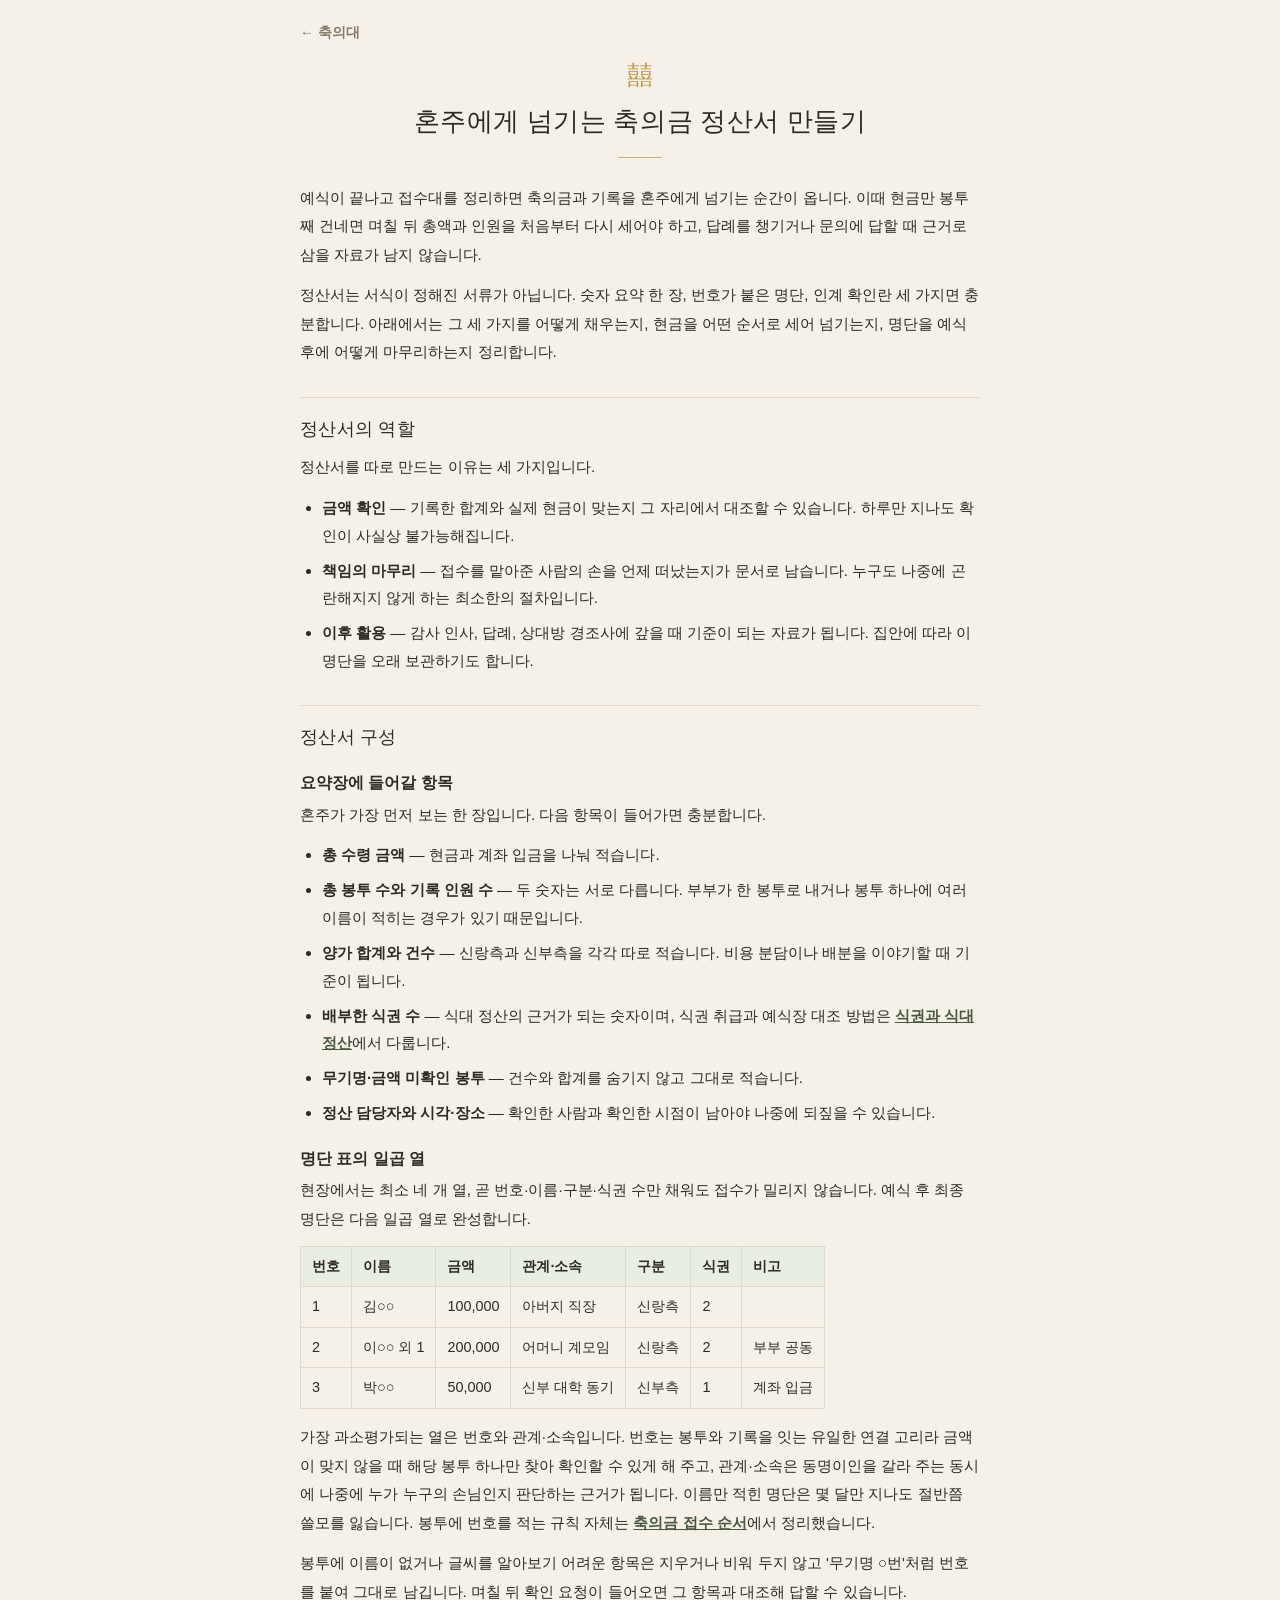
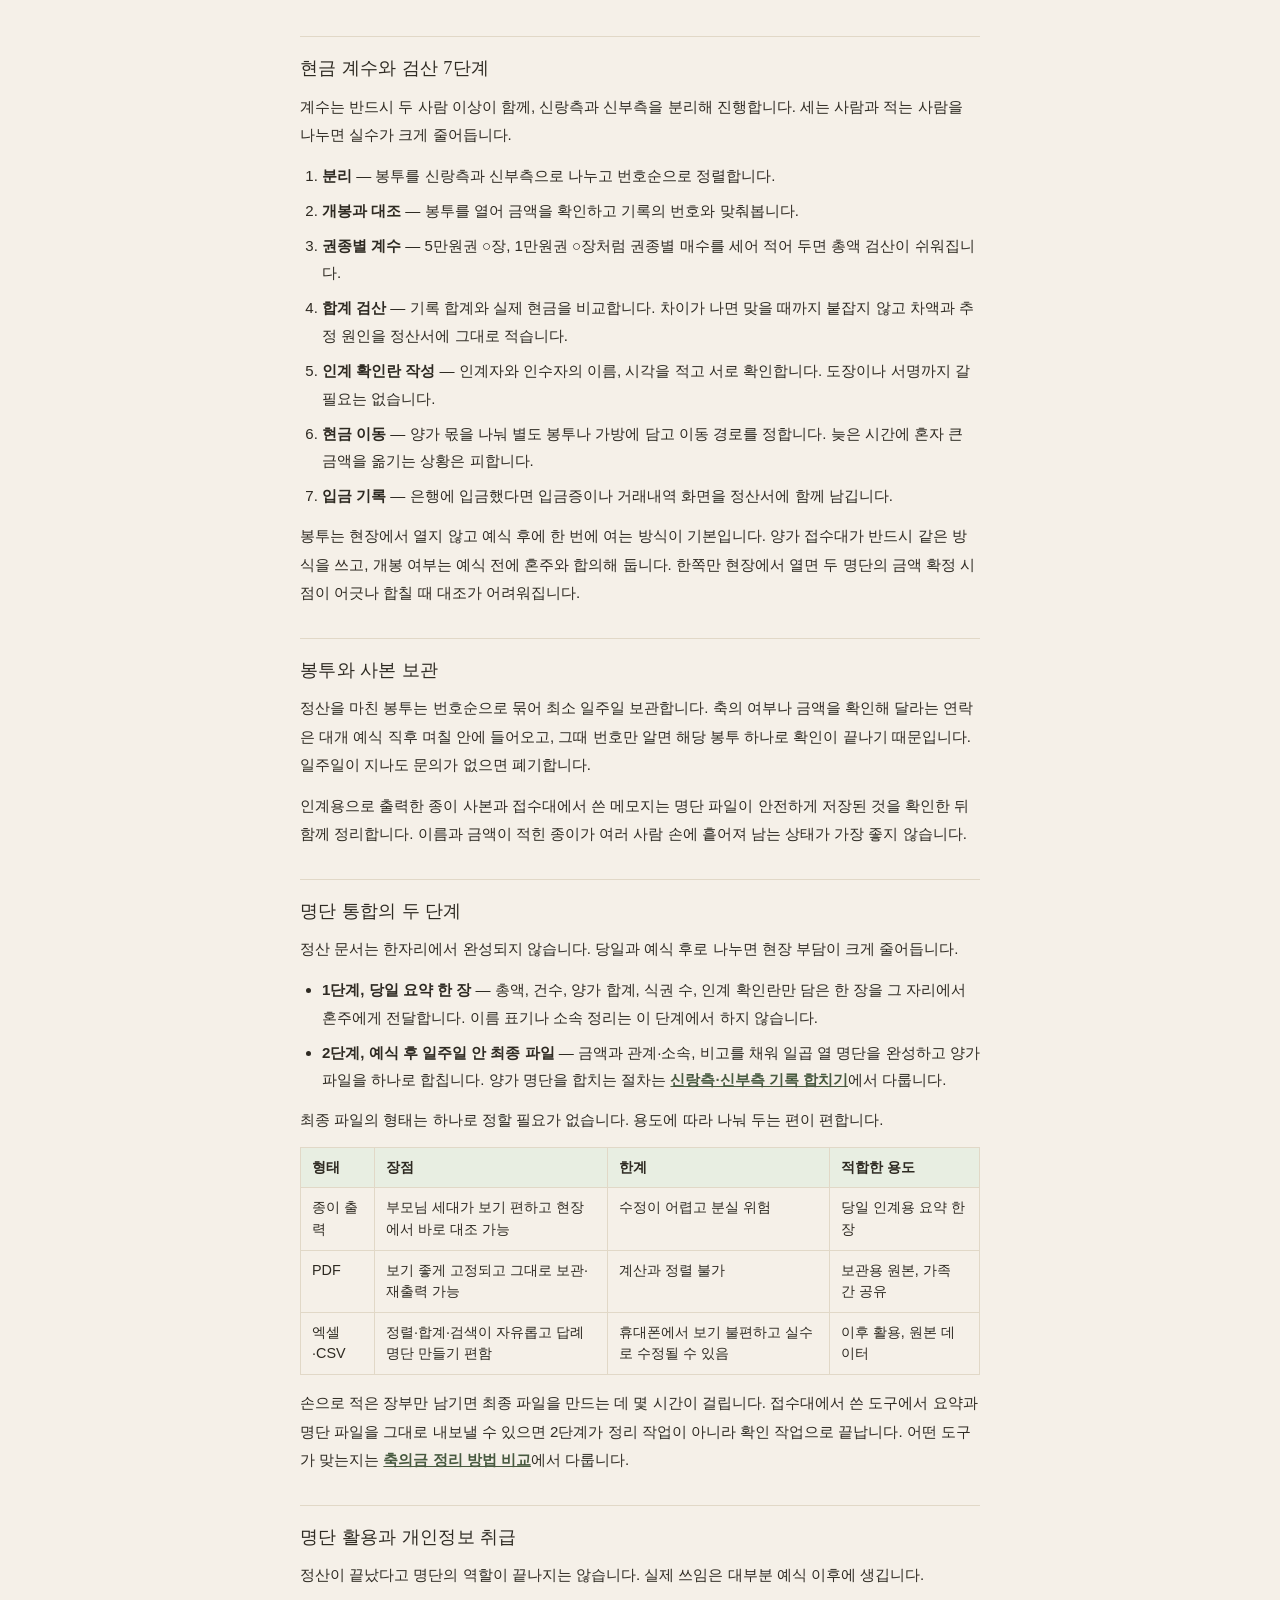
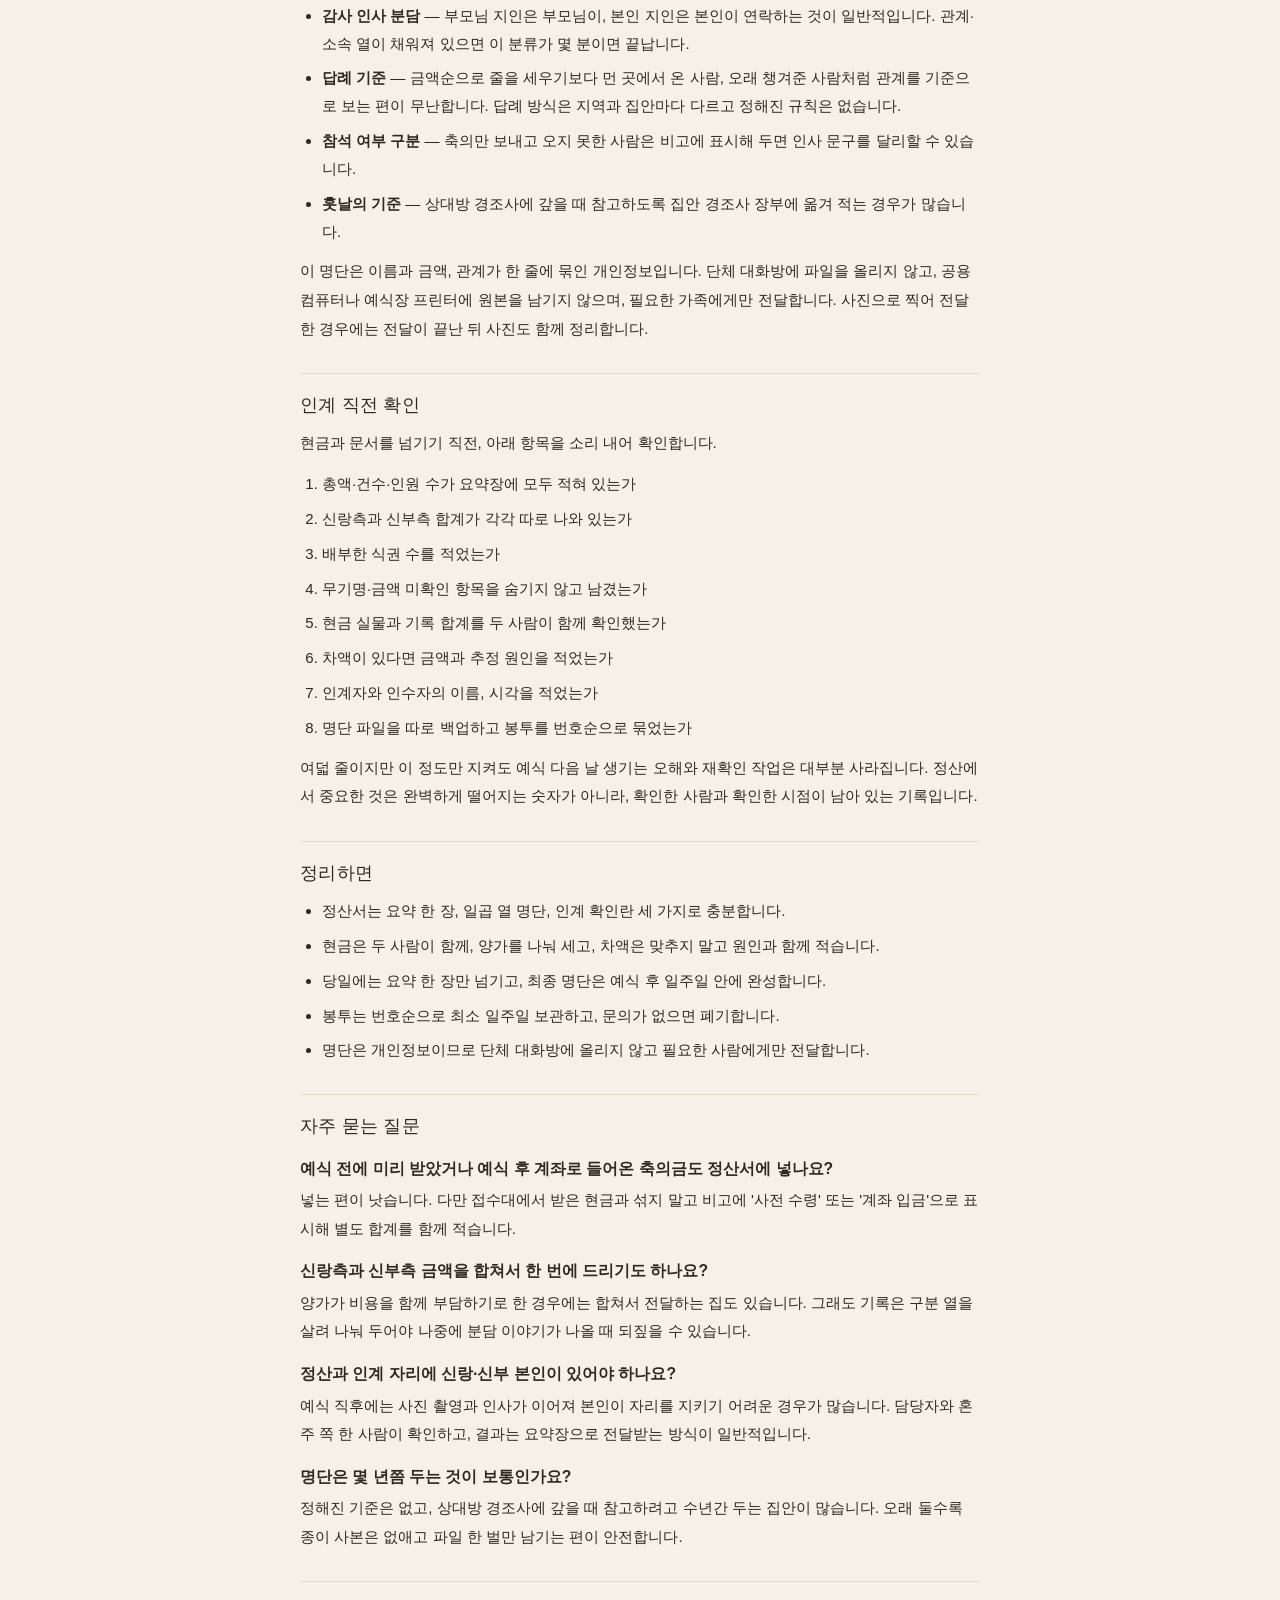
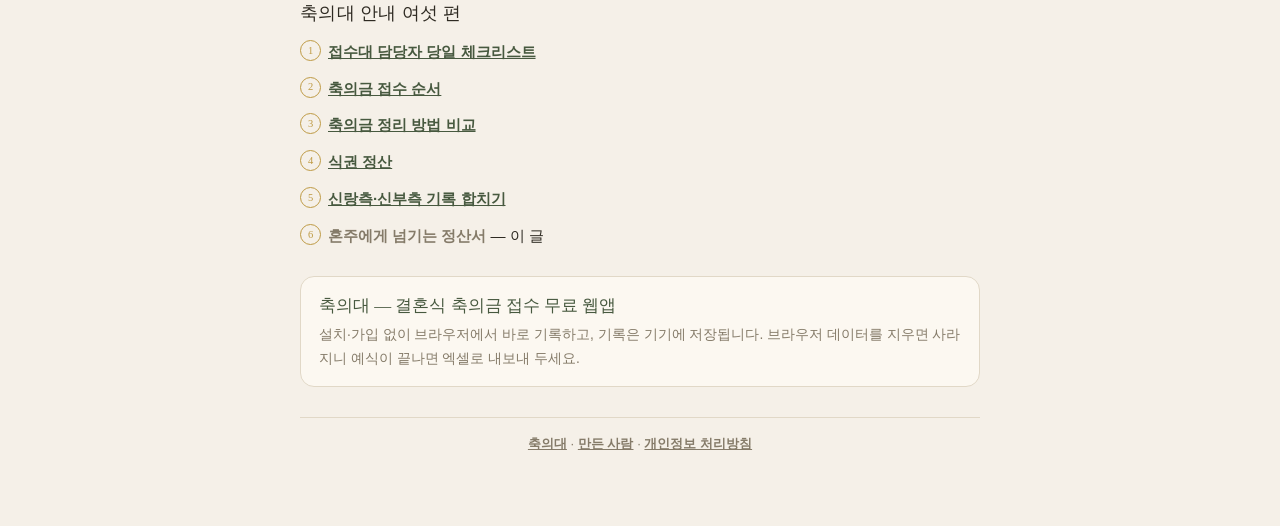
<file: guide/honju-jeongsanseo.html>
<!DOCTYPE html>
<html lang="ko">
<head>
<meta charset="UTF-8">
<meta name="viewport" content="width=device-width, initial-scale=1.0">
<meta name="theme-color" content="#F5F0E8">
<title>혼주에게 넘기는 축의금 정산서 — 열 구성·현금 계수·인계 절차 | 축의대</title>
<meta name="description" content="예식 후 혼주에게 넘길 축의금 정산서의 일곱 열 구성, 두 사람이 함께 하는 현금 계수와 검산 7단계, 봉투 보관 기간, 당일 요약과 예식 후 최종 파일로 나누는 명단 정리 순서를 담았습니다.">
<link rel="canonical" href="https://xn--vk1bu99a4qe.com/guide/honju-jeongsanseo.html">
<meta name="google-adsense-account" content="ca-pub-7543390628199317">
<meta property="og:type" content="article">
<meta property="og:site_name" content="축의대">
<meta property="og:locale" content="ko_KR">
<meta property="og:title" content="혼주에게 넘기는 축의금 정산서 만들기">
<meta property="og:description" content="예식 후 혼주에게 넘길 축의금 정산서의 일곱 열 구성, 두 사람이 함께 하는 현금 계수와 검산 7단계, 봉투 보관 기간, 당일 요약과 예식 후 최종 파일로 나누는 명단 정리 순서를 담았습니다.">
<meta property="og:url" content="https://xn--vk1bu99a4qe.com/guide/honju-jeongsanseo.html">
<meta property="og:image" content="https://xn--vk1bu99a4qe.com/icon-512.png">
<link rel="icon" href="data:image/svg+xml,<svg xmlns='http://www.w3.org/2000/svg' viewBox='0 0 100 100'><circle cx='50' cy='50' r='44' fill='none' stroke='%23BE9A44' stroke-width='3'/><text x='50' y='68' font-size='52' text-anchor='middle' fill='%23BE9A44' font-family='Georgia,serif'>囍</text></svg>">
<link rel="stylesheet" href="../page.css">
<script type="application/ld+json">
{"@context": "https://schema.org", "@graph": [{"@type": "Article", "headline": "혼주에게 넘기는 축의금 정산서 만들기", "description": "예식 후 혼주에게 넘길 축의금 정산서의 일곱 열 구성, 두 사람이 함께 하는 현금 계수와 검산 7단계, 봉투 보관 기간, 당일 요약과 예식 후 최종 파일로 나누는 명단 정리 순서를 담았습니다.", "inLanguage": "ko", "mainEntityOfPage": "https://xn--vk1bu99a4qe.com/guide/honju-jeongsanseo.html", "author": {"@type": "Person", "name": "축의대"}, "publisher": {"@type": "Organization", "name": "축의대", "url": "https://xn--vk1bu99a4qe.com/"}}, {"@type": "FAQPage", "mainEntity": [{"@type": "Question", "name": "예식 전에 미리 받았거나 예식 후 계좌로 들어온 축의금도 정산서에 넣나요?", "acceptedAnswer": {"@type": "Answer", "text": "넣는 편이 낫습니다. 다만 접수대에서 받은 현금과 섞지 말고 비고에 '사전 수령' 또는 '계좌 입금'으로 표시해 별도 합계를 함께 적습니다."}}, {"@type": "Question", "name": "신랑측과 신부측 금액을 합쳐서 한 번에 드리기도 하나요?", "acceptedAnswer": {"@type": "Answer", "text": "양가가 비용을 함께 부담하기로 한 경우에는 합쳐서 전달하는 집도 있습니다. 그래도 기록은 구분 열을 살려 나눠 두어야 나중에 분담 이야기가 나올 때 되짚을 수 있습니다."}}, {"@type": "Question", "name": "정산과 인계 자리에 신랑·신부 본인이 있어야 하나요?", "acceptedAnswer": {"@type": "Answer", "text": "예식 직후에는 사진 촬영과 인사가 이어져 본인이 자리를 지키기 어려운 경우가 많습니다. 담당자와 혼주 쪽 한 사람이 확인하고, 결과는 요약장으로 전달받는 방식이 일반적입니다."}}, {"@type": "Question", "name": "명단은 몇 년쯤 두는 것이 보통인가요?", "acceptedAnswer": {"@type": "Answer", "text": "정해진 기준은 없고, 상대방 경조사에 갚을 때 참고하려고 수년간 두는 집안이 많습니다. 오래 둘수록 종이 사본은 없애고 파일 한 벌만 남기는 편이 안전합니다."}}]}]}
</script>
</head>
<body>
<div class="page">
  <nav class="topbar"><a class="home" href="../">← 축의대</a></nav>
  <div class="crest">囍</div>
  <h1>혼주에게 넘기는 축의금 정산서 만들기</h1>
  <div class="rule"></div>

<p>예식이 끝나고 접수대를 정리하면 축의금과 기록을 혼주에게 넘기는 순간이 옵니다. 이때 현금만 봉투째 건네면 며칠 뒤 총액과 인원을 처음부터 다시 세어야 하고, 답례를 챙기거나 문의에 답할 때 근거로 삼을 자료가 남지 않습니다.</p>
<p>정산서는 서식이 정해진 서류가 아닙니다. 숫자 요약 한 장, 번호가 붙은 명단, 인계 확인란 세 가지면 충분합니다. 아래에서는 그 세 가지를 어떻게 채우는지, 현금을 어떤 순서로 세어 넘기는지, 명단을 예식 후에 어떻게 마무리하는지 정리합니다.</p>

<h2>정산서의 역할</h2>
<p>정산서를 따로 만드는 이유는 세 가지입니다.</p>
<ul>
  <li><strong>금액 확인</strong> — 기록한 합계와 실제 현금이 맞는지 그 자리에서 대조할 수 있습니다. 하루만 지나도 확인이 사실상 불가능해집니다.</li>
  <li><strong>책임의 마무리</strong> — 접수를 맡아준 사람의 손을 언제 떠났는지가 문서로 남습니다. 누구도 나중에 곤란해지지 않게 하는 최소한의 절차입니다.</li>
  <li><strong>이후 활용</strong> — 감사 인사, 답례, 상대방 경조사에 갚을 때 기준이 되는 자료가 됩니다. 집안에 따라 이 명단을 오래 보관하기도 합니다.</li>
</ul>

<h2>정산서 구성</h2>

<h3>요약장에 들어갈 항목</h3>
<p>혼주가 가장 먼저 보는 한 장입니다. 다음 항목이 들어가면 충분합니다.</p>
<ul>
  <li><strong>총 수령 금액</strong> — 현금과 계좌 입금을 나눠 적습니다.</li>
  <li><strong>총 봉투 수와 기록 인원 수</strong> — 두 숫자는 서로 다릅니다. 부부가 한 봉투로 내거나 봉투 하나에 여러 이름이 적히는 경우가 있기 때문입니다.</li>
  <li><strong>양가 합계와 건수</strong> — 신랑측과 신부측을 각각 따로 적습니다. 비용 분담이나 배분을 이야기할 때 기준이 됩니다.</li>
  <li><strong>배부한 식권 수</strong> — 식대 정산의 근거가 되는 숫자이며, 식권 취급과 예식장 대조 방법은 <a href="sikgwon-jeongsan.html">식권과 식대 정산</a>에서 다룹니다.</li>
  <li><strong>무기명·금액 미확인 봉투</strong> — 건수와 합계를 숨기지 않고 그대로 적습니다.</li>
  <li><strong>정산 담당자와 시각·장소</strong> — 확인한 사람과 확인한 시점이 남아야 나중에 되짚을 수 있습니다.</li>
</ul>

<h3>명단 표의 일곱 열</h3>
<p>현장에서는 최소 네 개 열, 곧 번호·이름·구분·식권 수만 채워도 접수가 밀리지 않습니다. 예식 후 최종 명단은 다음 일곱 열로 완성합니다.</p>
<table>
  <thead>
    <tr><th>번호</th><th>이름</th><th>금액</th><th>관계·소속</th><th>구분</th><th>식권</th><th>비고</th></tr>
  </thead>
  <tbody>
    <tr><td>1</td><td>김○○</td><td>100,000</td><td>아버지 직장</td><td>신랑측</td><td>2</td><td></td></tr>
    <tr><td>2</td><td>이○○ 외 1</td><td>200,000</td><td>어머니 계모임</td><td>신랑측</td><td>2</td><td>부부 공동</td></tr>
    <tr><td>3</td><td>박○○</td><td>50,000</td><td>신부 대학 동기</td><td>신부측</td><td>1</td><td>계좌 입금</td></tr>
  </tbody>
</table>
<p>가장 과소평가되는 열은 번호와 관계·소속입니다. 번호는 봉투와 기록을 잇는 유일한 연결 고리라 금액이 맞지 않을 때 해당 봉투 하나만 찾아 확인할 수 있게 해 주고, 관계·소속은 동명이인을 갈라 주는 동시에 나중에 누가 누구의 손님인지 판단하는 근거가 됩니다. 이름만 적힌 명단은 몇 달만 지나도 절반쯤 쓸모를 잃습니다. 봉투에 번호를 적는 규칙 자체는 <a href="chukui-jeopsu-order.html">축의금 접수 순서</a>에서 정리했습니다.</p>
<p>봉투에 이름이 없거나 글씨를 알아보기 어려운 항목은 지우거나 비워 두지 않고 '무기명 ○번'처럼 번호를 붙여 그대로 남깁니다. 며칠 뒤 확인 요청이 들어오면 그 항목과 대조해 답할 수 있습니다.</p>

<h2>현금 계수와 검산 7단계</h2>
<p>계수는 반드시 두 사람 이상이 함께, 신랑측과 신부측을 분리해 진행합니다. 세는 사람과 적는 사람을 나누면 실수가 크게 줄어듭니다.</p>
<ol>
  <li><strong>분리</strong> — 봉투를 신랑측과 신부측으로 나누고 번호순으로 정렬합니다.</li>
  <li><strong>개봉과 대조</strong> — 봉투를 열어 금액을 확인하고 기록의 번호와 맞춰봅니다.</li>
  <li><strong>권종별 계수</strong> — 5만원권 ○장, 1만원권 ○장처럼 권종별 매수를 세어 적어 두면 총액 검산이 쉬워집니다.</li>
  <li><strong>합계 검산</strong> — 기록 합계와 실제 현금을 비교합니다. 차이가 나면 맞을 때까지 붙잡지 않고 차액과 추정 원인을 정산서에 그대로 적습니다.</li>
  <li><strong>인계 확인란 작성</strong> — 인계자와 인수자의 이름, 시각을 적고 서로 확인합니다. 도장이나 서명까지 갈 필요는 없습니다.</li>
  <li><strong>현금 이동</strong> — 양가 몫을 나눠 별도 봉투나 가방에 담고 이동 경로를 정합니다. 늦은 시간에 혼자 큰 금액을 옮기는 상황은 피합니다.</li>
  <li><strong>입금 기록</strong> — 은행에 입금했다면 입금증이나 거래내역 화면을 정산서에 함께 남깁니다.</li>
</ol>
<p>봉투는 현장에서 열지 않고 예식 후에 한 번에 여는 방식이 기본입니다. 양가 접수대가 반드시 같은 방식을 쓰고, 개봉 여부는 예식 전에 혼주와 합의해 둡니다. 한쪽만 현장에서 열면 두 명단의 금액 확정 시점이 어긋나 합칠 때 대조가 어려워집니다.</p>

<h2>봉투와 사본 보관</h2>
<p>정산을 마친 봉투는 번호순으로 묶어 최소 일주일 보관합니다. 축의 여부나 금액을 확인해 달라는 연락은 대개 예식 직후 며칠 안에 들어오고, 그때 번호만 알면 해당 봉투 하나로 확인이 끝나기 때문입니다. 일주일이 지나도 문의가 없으면 폐기합니다.</p>
<p>인계용으로 출력한 종이 사본과 접수대에서 쓴 메모지는 명단 파일이 안전하게 저장된 것을 확인한 뒤 함께 정리합니다. 이름과 금액이 적힌 종이가 여러 사람 손에 흩어져 남는 상태가 가장 좋지 않습니다.</p>

<h2>명단 통합의 두 단계</h2>
<p>정산 문서는 한자리에서 완성되지 않습니다. 당일과 예식 후로 나누면 현장 부담이 크게 줄어듭니다.</p>
<ul>
  <li><strong>1단계, 당일 요약 한 장</strong> — 총액, 건수, 양가 합계, 식권 수, 인계 확인란만 담은 한 장을 그 자리에서 혼주에게 전달합니다. 이름 표기나 소속 정리는 이 단계에서 하지 않습니다.</li>
  <li><strong>2단계, 예식 후 일주일 안 최종 파일</strong> — 금액과 관계·소속, 비고를 채워 일곱 열 명단을 완성하고 양가 파일을 하나로 합칩니다. 양가 명단을 합치는 절차는 <a href="sinrang-sinbu-hapchigi.html">신랑측·신부측 기록 합치기</a>에서 다룹니다.</li>
</ul>
<p>최종 파일의 형태는 하나로 정할 필요가 없습니다. 용도에 따라 나눠 두는 편이 편합니다.</p>
<table>
  <thead>
    <tr><th>형태</th><th>장점</th><th>한계</th><th>적합한 용도</th></tr>
  </thead>
  <tbody>
    <tr><td>종이 출력</td><td>부모님 세대가 보기 편하고 현장에서 바로 대조 가능</td><td>수정이 어렵고 분실 위험</td><td>당일 인계용 요약 한 장</td></tr>
    <tr><td>PDF</td><td>보기 좋게 고정되고 그대로 보관·재출력 가능</td><td>계산과 정렬 불가</td><td>보관용 원본, 가족 간 공유</td></tr>
    <tr><td>엑셀·CSV</td><td>정렬·합계·검색이 자유롭고 답례 명단 만들기 편함</td><td>휴대폰에서 보기 불편하고 실수로 수정될 수 있음</td><td>이후 활용, 원본 데이터</td></tr>
  </tbody>
</table>
<p>손으로 적은 장부만 남기면 최종 파일을 만드는 데 몇 시간이 걸립니다. 접수대에서 쓴 도구에서 요약과 명단 파일을 그대로 내보낼 수 있으면 2단계가 정리 작업이 아니라 확인 작업으로 끝납니다. 어떤 도구가 맞는지는 <a href="chukui-jeongri-methods.html">축의금 정리 방법 비교</a>에서 다룹니다.</p>

<h2>명단 활용과 개인정보 취급</h2>
<p>정산이 끝났다고 명단의 역할이 끝나지는 않습니다. 실제 쓰임은 대부분 예식 이후에 생깁니다.</p>
<ul>
  <li><strong>감사 인사 분담</strong> — 부모님 지인은 부모님이, 본인 지인은 본인이 연락하는 것이 일반적입니다. 관계·소속 열이 채워져 있으면 이 분류가 몇 분이면 끝납니다.</li>
  <li><strong>답례 기준</strong> — 금액순으로 줄을 세우기보다 먼 곳에서 온 사람, 오래 챙겨준 사람처럼 관계를 기준으로 보는 편이 무난합니다. 답례 방식은 지역과 집안마다 다르고 정해진 규칙은 없습니다.</li>
  <li><strong>참석 여부 구분</strong> — 축의만 보내고 오지 못한 사람은 비고에 표시해 두면 인사 문구를 달리할 수 있습니다.</li>
  <li><strong>훗날의 기준</strong> — 상대방 경조사에 갚을 때 참고하도록 집안 경조사 장부에 옮겨 적는 경우가 많습니다.</li>
</ul>
<p>이 명단은 이름과 금액, 관계가 한 줄에 묶인 개인정보입니다. 단체 대화방에 파일을 올리지 않고, 공용 컴퓨터나 예식장 프린터에 원본을 남기지 않으며, 필요한 가족에게만 전달합니다. 사진으로 찍어 전달한 경우에는 전달이 끝난 뒤 사진도 함께 정리합니다.</p>

<h2>인계 직전 확인</h2>
<p>현금과 문서를 넘기기 직전, 아래 항목을 소리 내어 확인합니다.</p>
<ol>
  <li>총액·건수·인원 수가 요약장에 모두 적혀 있는가</li>
  <li>신랑측과 신부측 합계가 각각 따로 나와 있는가</li>
  <li>배부한 식권 수를 적었는가</li>
  <li>무기명·금액 미확인 항목을 숨기지 않고 남겼는가</li>
  <li>현금 실물과 기록 합계를 두 사람이 함께 확인했는가</li>
  <li>차액이 있다면 금액과 추정 원인을 적었는가</li>
  <li>인계자와 인수자의 이름, 시각을 적었는가</li>
  <li>명단 파일을 따로 백업하고 봉투를 번호순으로 묶었는가</li>
</ol>
<p>여덟 줄이지만 이 정도만 지켜도 예식 다음 날 생기는 오해와 재확인 작업은 대부분 사라집니다. 정산에서 중요한 것은 완벽하게 떨어지는 숫자가 아니라, 확인한 사람과 확인한 시점이 남아 있는 기록입니다.</p>

<h2>정리하면</h2>
<ul>
  <li>정산서는 요약 한 장, 일곱 열 명단, 인계 확인란 세 가지로 충분합니다.</li>
  <li>현금은 두 사람이 함께, 양가를 나눠 세고, 차액은 맞추지 말고 원인과 함께 적습니다.</li>
  <li>당일에는 요약 한 장만 넘기고, 최종 명단은 예식 후 일주일 안에 완성합니다.</li>
  <li>봉투는 번호순으로 최소 일주일 보관하고, 문의가 없으면 폐기합니다.</li>
  <li>명단은 개인정보이므로 단체 대화방에 올리지 않고 필요한 사람에게만 전달합니다.</li>
</ul>

  <h2>자주 묻는 질문</h2>
  <div class="faq">
    <h3>예식 전에 미리 받았거나 예식 후 계좌로 들어온 축의금도 정산서에 넣나요?</h3>
    <p>넣는 편이 낫습니다. 다만 접수대에서 받은 현금과 섞지 말고 비고에 &#x27;사전 수령&#x27; 또는 &#x27;계좌 입금&#x27;으로 표시해 별도 합계를 함께 적습니다.</p>
    <h3>신랑측과 신부측 금액을 합쳐서 한 번에 드리기도 하나요?</h3>
    <p>양가가 비용을 함께 부담하기로 한 경우에는 합쳐서 전달하는 집도 있습니다. 그래도 기록은 구분 열을 살려 나눠 두어야 나중에 분담 이야기가 나올 때 되짚을 수 있습니다.</p>
    <h3>정산과 인계 자리에 신랑·신부 본인이 있어야 하나요?</h3>
    <p>예식 직후에는 사진 촬영과 인사가 이어져 본인이 자리를 지키기 어려운 경우가 많습니다. 담당자와 혼주 쪽 한 사람이 확인하고, 결과는 요약장으로 전달받는 방식이 일반적입니다.</p>
    <h3>명단은 몇 년쯤 두는 것이 보통인가요?</h3>
    <p>정해진 기준은 없고, 상대방 경조사에 갚을 때 참고하려고 수년간 두는 집안이 많습니다. 오래 둘수록 종이 사본은 없애고 파일 한 벌만 남기는 편이 안전합니다.</p>
  </div>

  <h2>축의대 안내 여섯 편</h2>
  <ol class="series">
    <li><a href="chukui-desk-checklist.html">접수대 담당자 당일 체크리스트</a></li>
    <li><a href="chukui-jeopsu-order.html">축의금 접수 순서</a></li>
    <li><a href="chukui-jeongri-methods.html">축의금 정리 방법 비교</a></li>
    <li><a href="sikgwon-jeongsan.html">식권 정산</a></li>
    <li><a href="sinrang-sinbu-hapchigi.html">신랑측·신부측 기록 합치기</a></li>
    <li><strong>혼주에게 넘기는 정산서</strong> — 이 글</li>
  </ol>

  <a class="cta" href="../">
    <strong>축의대 — 결혼식 축의금 접수 무료 웹앱</strong>
    <span>설치·가입 없이 브라우저에서 바로 기록하고, 기록은 기기에 저장됩니다. 브라우저 데이터를 지우면 사라지니 예식이 끝나면 엑셀로 내보내 두세요.</span>
  </a>

  <footer class="site">
    <a href="../">축의대</a> · <a href="../about.html">만든 사람</a> · <a href="../privacy.html">개인정보 처리방침</a>
  </footer>
</div>
</body>
</html>
</file>
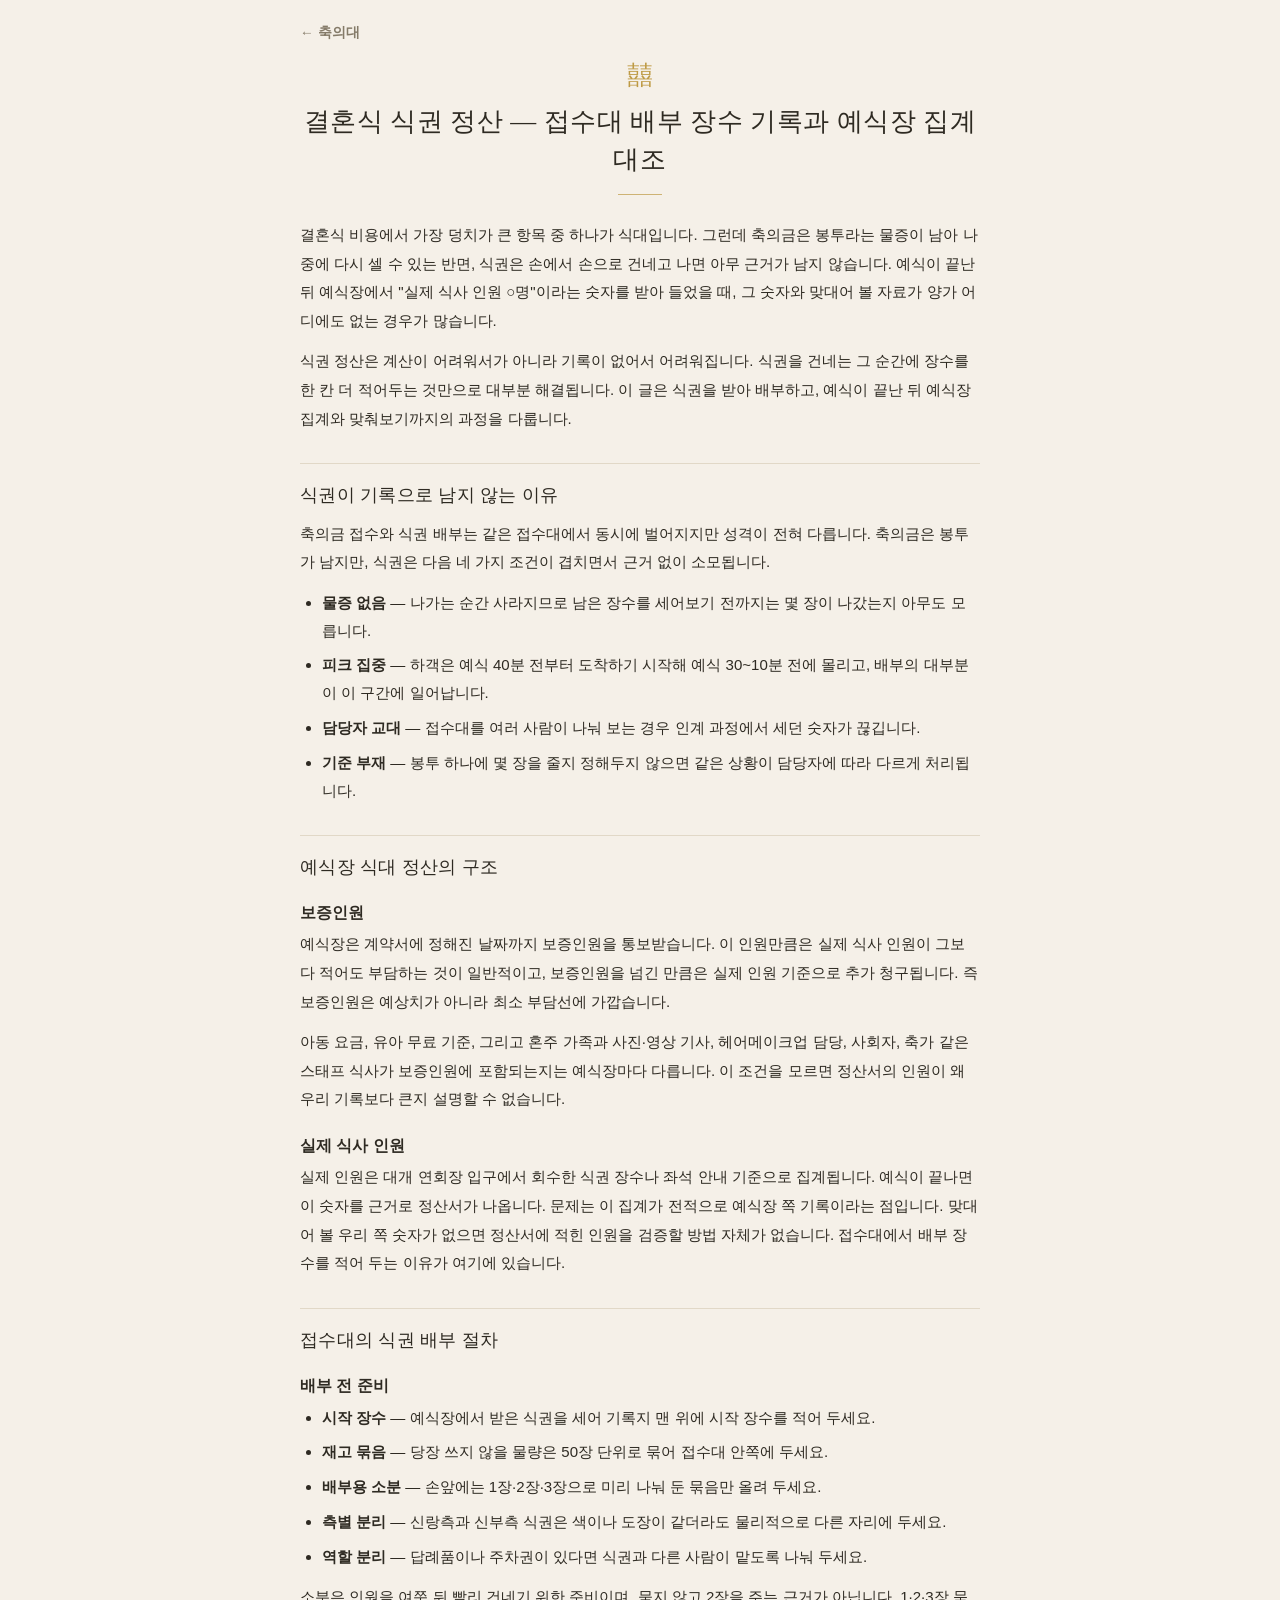
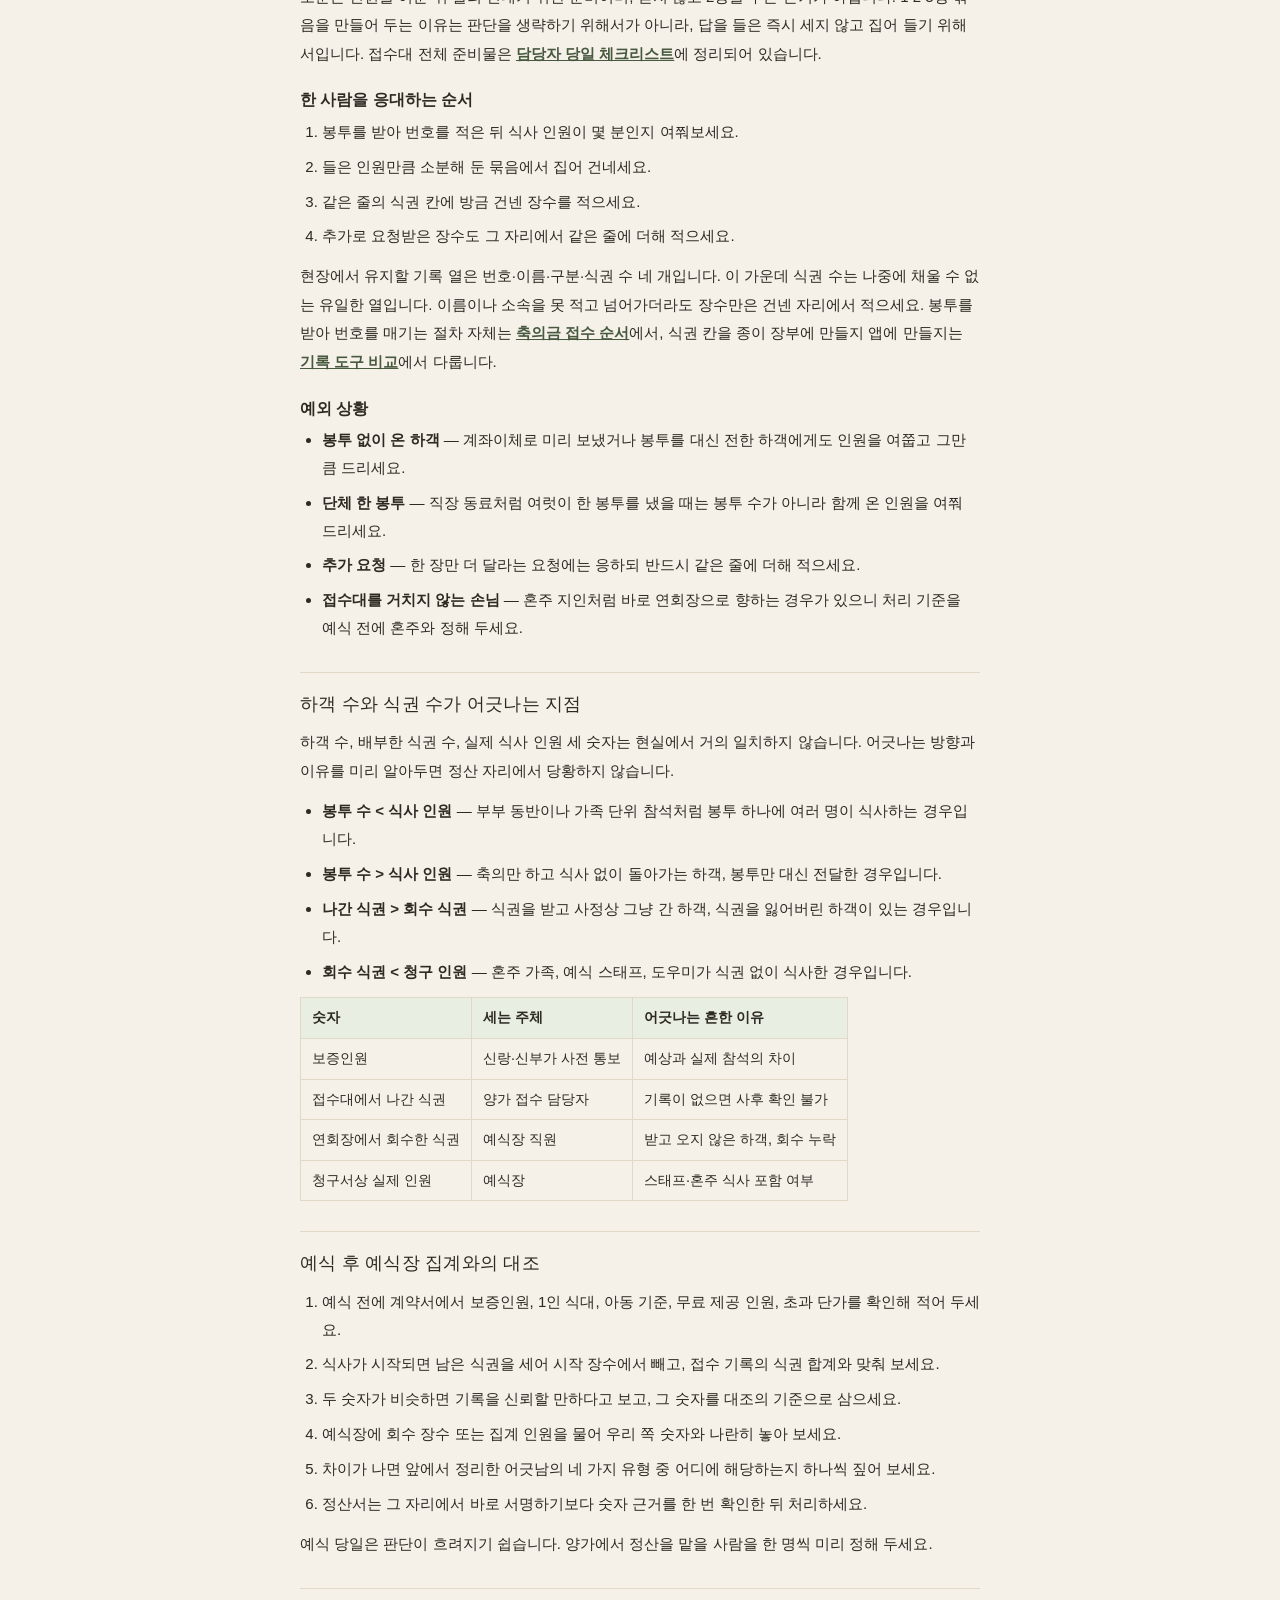
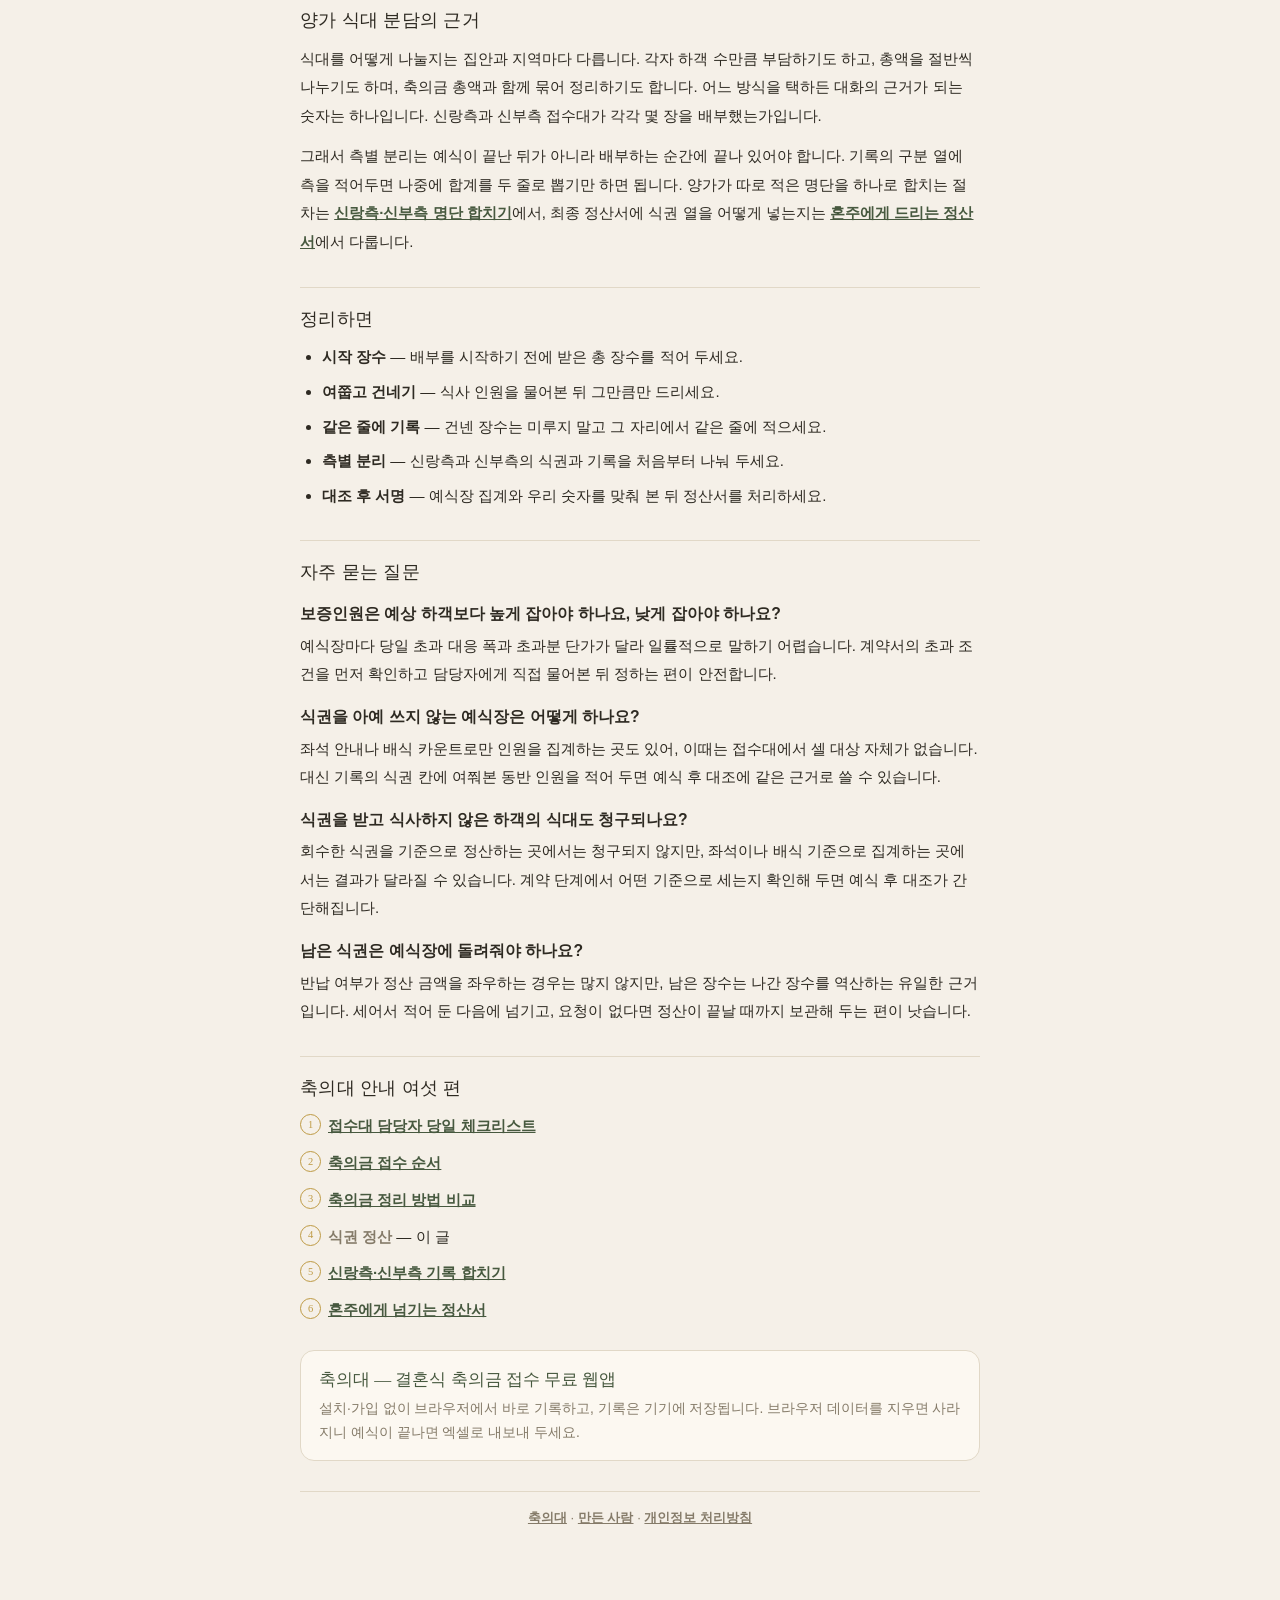
<file: guide/sikgwon-jeongsan.html>
<!DOCTYPE html>
<html lang="ko">
<head>
<meta charset="UTF-8">
<meta name="viewport" content="width=device-width, initial-scale=1.0">
<meta name="theme-color" content="#F5F0E8">
<title>결혼식 식권 정산 — 접수대 배부 장수 기록과 예식장 집계 대조법 | 축의대</title>
<meta name="description" content="예식장 식대는 보증인원과 실제 식사 인원으로 정산됩니다. 접수대에서 인원을 여쭙고 배부 장수를 그 자리에서 기록하는 방법, 신랑측·신부측 식권을 나누는 방법, 예식 후 예식장 집계와 대조하는 절차를 정리했습니다.">
<link rel="canonical" href="https://xn--vk1bu99a4qe.com/guide/sikgwon-jeongsan.html">
<meta name="google-adsense-account" content="ca-pub-7543390628199317">
<meta property="og:type" content="article">
<meta property="og:site_name" content="축의대">
<meta property="og:locale" content="ko_KR">
<meta property="og:title" content="결혼식 식권 정산 — 접수대 배부 장수 기록과 예식장 집계 대조">
<meta property="og:description" content="예식장 식대는 보증인원과 실제 식사 인원으로 정산됩니다. 접수대에서 인원을 여쭙고 배부 장수를 그 자리에서 기록하는 방법, 신랑측·신부측 식권을 나누는 방법, 예식 후 예식장 집계와 대조하는 절차를 정리했습니다.">
<meta property="og:url" content="https://xn--vk1bu99a4qe.com/guide/sikgwon-jeongsan.html">
<meta property="og:image" content="https://xn--vk1bu99a4qe.com/icon-512.png">
<link rel="icon" href="data:image/svg+xml,<svg xmlns='http://www.w3.org/2000/svg' viewBox='0 0 100 100'><circle cx='50' cy='50' r='44' fill='none' stroke='%23BE9A44' stroke-width='3'/><text x='50' y='68' font-size='52' text-anchor='middle' fill='%23BE9A44' font-family='Georgia,serif'>囍</text></svg>">
<link rel="stylesheet" href="../page.css">
<script type="application/ld+json">
{"@context": "https://schema.org", "@graph": [{"@type": "Article", "headline": "결혼식 식권 정산 — 접수대 배부 장수 기록과 예식장 집계 대조", "description": "예식장 식대는 보증인원과 실제 식사 인원으로 정산됩니다. 접수대에서 인원을 여쭙고 배부 장수를 그 자리에서 기록하는 방법, 신랑측·신부측 식권을 나누는 방법, 예식 후 예식장 집계와 대조하는 절차를 정리했습니다.", "inLanguage": "ko", "mainEntityOfPage": "https://xn--vk1bu99a4qe.com/guide/sikgwon-jeongsan.html", "author": {"@type": "Person", "name": "축의대"}, "publisher": {"@type": "Organization", "name": "축의대", "url": "https://xn--vk1bu99a4qe.com/"}}, {"@type": "FAQPage", "mainEntity": [{"@type": "Question", "name": "보증인원은 예상 하객보다 높게 잡아야 하나요, 낮게 잡아야 하나요?", "acceptedAnswer": {"@type": "Answer", "text": "예식장마다 당일 초과 대응 폭과 초과분 단가가 달라 일률적으로 말하기 어렵습니다. 계약서의 초과 조건을 먼저 확인하고 담당자에게 직접 물어본 뒤 정하는 편이 안전합니다."}}, {"@type": "Question", "name": "식권을 아예 쓰지 않는 예식장은 어떻게 하나요?", "acceptedAnswer": {"@type": "Answer", "text": "좌석 안내나 배식 카운트로만 인원을 집계하는 곳도 있어, 이때는 접수대에서 셀 대상 자체가 없습니다. 대신 기록의 식권 칸에 여쭤본 동반 인원을 적어 두면 예식 후 대조에 같은 근거로 쓸 수 있습니다."}}, {"@type": "Question", "name": "식권을 받고 식사하지 않은 하객의 식대도 청구되나요?", "acceptedAnswer": {"@type": "Answer", "text": "회수한 식권을 기준으로 정산하는 곳에서는 청구되지 않지만, 좌석이나 배식 기준으로 집계하는 곳에서는 결과가 달라질 수 있습니다. 계약 단계에서 어떤 기준으로 세는지 확인해 두면 예식 후 대조가 간단해집니다."}}, {"@type": "Question", "name": "남은 식권은 예식장에 돌려줘야 하나요?", "acceptedAnswer": {"@type": "Answer", "text": "반납 여부가 정산 금액을 좌우하는 경우는 많지 않지만, 남은 장수는 나간 장수를 역산하는 유일한 근거입니다. 세어서 적어 둔 다음에 넘기고, 요청이 없다면 정산이 끝날 때까지 보관해 두는 편이 낫습니다."}}]}]}
</script>
</head>
<body>
<div class="page">
  <nav class="topbar"><a class="home" href="../">← 축의대</a></nav>
  <div class="crest">囍</div>
  <h1>결혼식 식권 정산 — 접수대 배부 장수 기록과 예식장 집계 대조</h1>
  <div class="rule"></div>

<p>결혼식 비용에서 가장 덩치가 큰 항목 중 하나가 식대입니다. 그런데 축의금은 봉투라는 물증이 남아 나중에 다시 셀 수 있는 반면, 식권은 손에서 손으로 건네고 나면 아무 근거가 남지 않습니다. 예식이 끝난 뒤 예식장에서 "실제 식사 인원 ○명"이라는 숫자를 받아 들었을 때, 그 숫자와 맞대어 볼 자료가 양가 어디에도 없는 경우가 많습니다.</p>

<p>식권 정산은 계산이 어려워서가 아니라 기록이 없어서 어려워집니다. 식권을 건네는 그 순간에 장수를 한 칸 더 적어두는 것만으로 대부분 해결됩니다. 이 글은 식권을 받아 배부하고, 예식이 끝난 뒤 예식장 집계와 맞춰보기까지의 과정을 다룹니다.</p>

<h2>식권이 기록으로 남지 않는 이유</h2>

<p>축의금 접수와 식권 배부는 같은 접수대에서 동시에 벌어지지만 성격이 전혀 다릅니다. 축의금은 봉투가 남지만, 식권은 다음 네 가지 조건이 겹치면서 근거 없이 소모됩니다.</p>

<ul>
  <li><strong>물증 없음</strong> — 나가는 순간 사라지므로 남은 장수를 세어보기 전까지는 몇 장이 나갔는지 아무도 모릅니다.</li>
  <li><strong>피크 집중</strong> — 하객은 예식 40분 전부터 도착하기 시작해 예식 30~10분 전에 몰리고, 배부의 대부분이 이 구간에 일어납니다.</li>
  <li><strong>담당자 교대</strong> — 접수대를 여러 사람이 나눠 보는 경우 인계 과정에서 세던 숫자가 끊깁니다.</li>
  <li><strong>기준 부재</strong> — 봉투 하나에 몇 장을 줄지 정해두지 않으면 같은 상황이 담당자에 따라 다르게 처리됩니다.</li>
</ul>

<h2>예식장 식대 정산의 구조</h2>

<h3>보증인원</h3>

<p>예식장은 계약서에 정해진 날짜까지 보증인원을 통보받습니다. 이 인원만큼은 실제 식사 인원이 그보다 적어도 부담하는 것이 일반적이고, 보증인원을 넘긴 만큼은 실제 인원 기준으로 추가 청구됩니다. 즉 보증인원은 예상치가 아니라 최소 부담선에 가깝습니다.</p>

<p>아동 요금, 유아 무료 기준, 그리고 혼주 가족과 사진·영상 기사, 헤어메이크업 담당, 사회자, 축가 같은 스태프 식사가 보증인원에 포함되는지는 예식장마다 다릅니다. 이 조건을 모르면 정산서의 인원이 왜 우리 기록보다 큰지 설명할 수 없습니다.</p>

<h3>실제 식사 인원</h3>

<p>실제 인원은 대개 연회장 입구에서 회수한 식권 장수나 좌석 안내 기준으로 집계됩니다. 예식이 끝나면 이 숫자를 근거로 정산서가 나옵니다. 문제는 이 집계가 전적으로 예식장 쪽 기록이라는 점입니다. 맞대어 볼 우리 쪽 숫자가 없으면 정산서에 적힌 인원을 검증할 방법 자체가 없습니다. 접수대에서 배부 장수를 적어 두는 이유가 여기에 있습니다.</p>

<h2>접수대의 식권 배부 절차</h2>

<h3>배부 전 준비</h3>

<ul>
  <li><strong>시작 장수</strong> — 예식장에서 받은 식권을 세어 기록지 맨 위에 시작 장수를 적어 두세요.</li>
  <li><strong>재고 묶음</strong> — 당장 쓰지 않을 물량은 50장 단위로 묶어 접수대 안쪽에 두세요.</li>
  <li><strong>배부용 소분</strong> — 손앞에는 1장·2장·3장으로 미리 나눠 둔 묶음만 올려 두세요.</li>
  <li><strong>측별 분리</strong> — 신랑측과 신부측 식권은 색이나 도장이 같더라도 물리적으로 다른 자리에 두세요.</li>
  <li><strong>역할 분리</strong> — 답례품이나 주차권이 있다면 식권과 다른 사람이 맡도록 나눠 두세요.</li>
</ul>

<p>소분은 인원을 여쭌 뒤 빨리 건네기 위한 준비이며, 묻지 않고 2장을 주는 근거가 아닙니다. 1·2·3장 묶음을 만들어 두는 이유는 판단을 생략하기 위해서가 아니라, 답을 들은 즉시 세지 않고 집어 들기 위해서입니다. 접수대 전체 준비물은 <a href="chukui-desk-checklist.html">담당자 당일 체크리스트</a>에 정리되어 있습니다.</p>

<h3>한 사람을 응대하는 순서</h3>

<ol>
  <li>봉투를 받아 번호를 적은 뒤 식사 인원이 몇 분인지 여쭤보세요.</li>
  <li>들은 인원만큼 소분해 둔 묶음에서 집어 건네세요.</li>
  <li>같은 줄의 식권 칸에 방금 건넨 장수를 적으세요.</li>
  <li>추가로 요청받은 장수도 그 자리에서 같은 줄에 더해 적으세요.</li>
</ol>

<p>현장에서 유지할 기록 열은 번호·이름·구분·식권 수 네 개입니다. 이 가운데 식권 수는 나중에 채울 수 없는 유일한 열입니다. 이름이나 소속을 못 적고 넘어가더라도 장수만은 건넨 자리에서 적으세요. 봉투를 받아 번호를 매기는 절차 자체는 <a href="chukui-jeopsu-order.html">축의금 접수 순서</a>에서, 식권 칸을 종이 장부에 만들지 앱에 만들지는 <a href="chukui-jeongri-methods.html">기록 도구 비교</a>에서 다룹니다.</p>

<h3>예외 상황</h3>

<ul>
  <li><strong>봉투 없이 온 하객</strong> — 계좌이체로 미리 보냈거나 봉투를 대신 전한 하객에게도 인원을 여쭙고 그만큼 드리세요.</li>
  <li><strong>단체 한 봉투</strong> — 직장 동료처럼 여럿이 한 봉투를 냈을 때는 봉투 수가 아니라 함께 온 인원을 여쭤 드리세요.</li>
  <li><strong>추가 요청</strong> — 한 장만 더 달라는 요청에는 응하되 반드시 같은 줄에 더해 적으세요.</li>
  <li><strong>접수대를 거치지 않는 손님</strong> — 혼주 지인처럼 바로 연회장으로 향하는 경우가 있으니 처리 기준을 예식 전에 혼주와 정해 두세요.</li>
</ul>

<h2>하객 수와 식권 수가 어긋나는 지점</h2>

<p>하객 수, 배부한 식권 수, 실제 식사 인원 세 숫자는 현실에서 거의 일치하지 않습니다. 어긋나는 방향과 이유를 미리 알아두면 정산 자리에서 당황하지 않습니다.</p>

<ul>
  <li><strong>봉투 수 &lt; 식사 인원</strong> — 부부 동반이나 가족 단위 참석처럼 봉투 하나에 여러 명이 식사하는 경우입니다.</li>
  <li><strong>봉투 수 &gt; 식사 인원</strong> — 축의만 하고 식사 없이 돌아가는 하객, 봉투만 대신 전달한 경우입니다.</li>
  <li><strong>나간 식권 &gt; 회수 식권</strong> — 식권을 받고 사정상 그냥 간 하객, 식권을 잃어버린 하객이 있는 경우입니다.</li>
  <li><strong>회수 식권 &lt; 청구 인원</strong> — 혼주 가족, 예식 스태프, 도우미가 식권 없이 식사한 경우입니다.</li>
</ul>

<table>
  <thead>
    <tr><th>숫자</th><th>세는 주체</th><th>어긋나는 흔한 이유</th></tr>
  </thead>
  <tbody>
    <tr><td>보증인원</td><td>신랑·신부가 사전 통보</td><td>예상과 실제 참석의 차이</td></tr>
    <tr><td>접수대에서 나간 식권</td><td>양가 접수 담당자</td><td>기록이 없으면 사후 확인 불가</td></tr>
    <tr><td>연회장에서 회수한 식권</td><td>예식장 직원</td><td>받고 오지 않은 하객, 회수 누락</td></tr>
    <tr><td>청구서상 실제 인원</td><td>예식장</td><td>스태프·혼주 식사 포함 여부</td></tr>
  </tbody>
</table>

<h2>예식 후 예식장 집계와의 대조</h2>

<ol>
  <li>예식 전에 계약서에서 보증인원, 1인 식대, 아동 기준, 무료 제공 인원, 초과 단가를 확인해 적어 두세요.</li>
  <li>식사가 시작되면 남은 식권을 세어 시작 장수에서 빼고, 접수 기록의 식권 합계와 맞춰 보세요.</li>
  <li>두 숫자가 비슷하면 기록을 신뢰할 만하다고 보고, 그 숫자를 대조의 기준으로 삼으세요.</li>
  <li>예식장에 회수 장수 또는 집계 인원을 물어 우리 쪽 숫자와 나란히 놓아 보세요.</li>
  <li>차이가 나면 앞에서 정리한 어긋남의 네 가지 유형 중 어디에 해당하는지 하나씩 짚어 보세요.</li>
  <li>정산서는 그 자리에서 바로 서명하기보다 숫자 근거를 한 번 확인한 뒤 처리하세요.</li>
</ol>

<p>예식 당일은 판단이 흐려지기 쉽습니다. 양가에서 정산을 맡을 사람을 한 명씩 미리 정해 두세요.</p>

<h2>양가 식대 분담의 근거</h2>

<p>식대를 어떻게 나눌지는 집안과 지역마다 다릅니다. 각자 하객 수만큼 부담하기도 하고, 총액을 절반씩 나누기도 하며, 축의금 총액과 함께 묶어 정리하기도 합니다. 어느 방식을 택하든 대화의 근거가 되는 숫자는 하나입니다. 신랑측과 신부측 접수대가 각각 몇 장을 배부했는가입니다.</p>

<p>그래서 측별 분리는 예식이 끝난 뒤가 아니라 배부하는 순간에 끝나 있어야 합니다. 기록의 구분 열에 측을 적어두면 나중에 합계를 두 줄로 뽑기만 하면 됩니다. 양가가 따로 적은 명단을 하나로 합치는 절차는 <a href="sinrang-sinbu-hapchigi.html">신랑측·신부측 명단 합치기</a>에서, 최종 정산서에 식권 열을 어떻게 넣는지는 <a href="honju-jeongsanseo.html">혼주에게 드리는 정산서</a>에서 다룹니다.</p>

<h2>정리하면</h2>

<ul>
  <li><strong>시작 장수</strong> — 배부를 시작하기 전에 받은 총 장수를 적어 두세요.</li>
  <li><strong>여쭙고 건네기</strong> — 식사 인원을 물어본 뒤 그만큼만 드리세요.</li>
  <li><strong>같은 줄에 기록</strong> — 건넨 장수는 미루지 말고 그 자리에서 같은 줄에 적으세요.</li>
  <li><strong>측별 분리</strong> — 신랑측과 신부측의 식권과 기록을 처음부터 나눠 두세요.</li>
  <li><strong>대조 후 서명</strong> — 예식장 집계와 우리 숫자를 맞춰 본 뒤 정산서를 처리하세요.</li>
</ul>

  <h2>자주 묻는 질문</h2>
  <div class="faq">
    <h3>보증인원은 예상 하객보다 높게 잡아야 하나요, 낮게 잡아야 하나요?</h3>
    <p>예식장마다 당일 초과 대응 폭과 초과분 단가가 달라 일률적으로 말하기 어렵습니다. 계약서의 초과 조건을 먼저 확인하고 담당자에게 직접 물어본 뒤 정하는 편이 안전합니다.</p>
    <h3>식권을 아예 쓰지 않는 예식장은 어떻게 하나요?</h3>
    <p>좌석 안내나 배식 카운트로만 인원을 집계하는 곳도 있어, 이때는 접수대에서 셀 대상 자체가 없습니다. 대신 기록의 식권 칸에 여쭤본 동반 인원을 적어 두면 예식 후 대조에 같은 근거로 쓸 수 있습니다.</p>
    <h3>식권을 받고 식사하지 않은 하객의 식대도 청구되나요?</h3>
    <p>회수한 식권을 기준으로 정산하는 곳에서는 청구되지 않지만, 좌석이나 배식 기준으로 집계하는 곳에서는 결과가 달라질 수 있습니다. 계약 단계에서 어떤 기준으로 세는지 확인해 두면 예식 후 대조가 간단해집니다.</p>
    <h3>남은 식권은 예식장에 돌려줘야 하나요?</h3>
    <p>반납 여부가 정산 금액을 좌우하는 경우는 많지 않지만, 남은 장수는 나간 장수를 역산하는 유일한 근거입니다. 세어서 적어 둔 다음에 넘기고, 요청이 없다면 정산이 끝날 때까지 보관해 두는 편이 낫습니다.</p>
  </div>

  <h2>축의대 안내 여섯 편</h2>
  <ol class="series">
    <li><a href="chukui-desk-checklist.html">접수대 담당자 당일 체크리스트</a></li>
    <li><a href="chukui-jeopsu-order.html">축의금 접수 순서</a></li>
    <li><a href="chukui-jeongri-methods.html">축의금 정리 방법 비교</a></li>
    <li><strong>식권 정산</strong> — 이 글</li>
    <li><a href="sinrang-sinbu-hapchigi.html">신랑측·신부측 기록 합치기</a></li>
    <li><a href="honju-jeongsanseo.html">혼주에게 넘기는 정산서</a></li>
  </ol>

  <a class="cta" href="../">
    <strong>축의대 — 결혼식 축의금 접수 무료 웹앱</strong>
    <span>설치·가입 없이 브라우저에서 바로 기록하고, 기록은 기기에 저장됩니다. 브라우저 데이터를 지우면 사라지니 예식이 끝나면 엑셀로 내보내 두세요.</span>
  </a>

  <footer class="site">
    <a href="../">축의대</a> · <a href="../about.html">만든 사람</a> · <a href="../privacy.html">개인정보 처리방침</a>
  </footer>
</div>
</body>
</html>
</file>
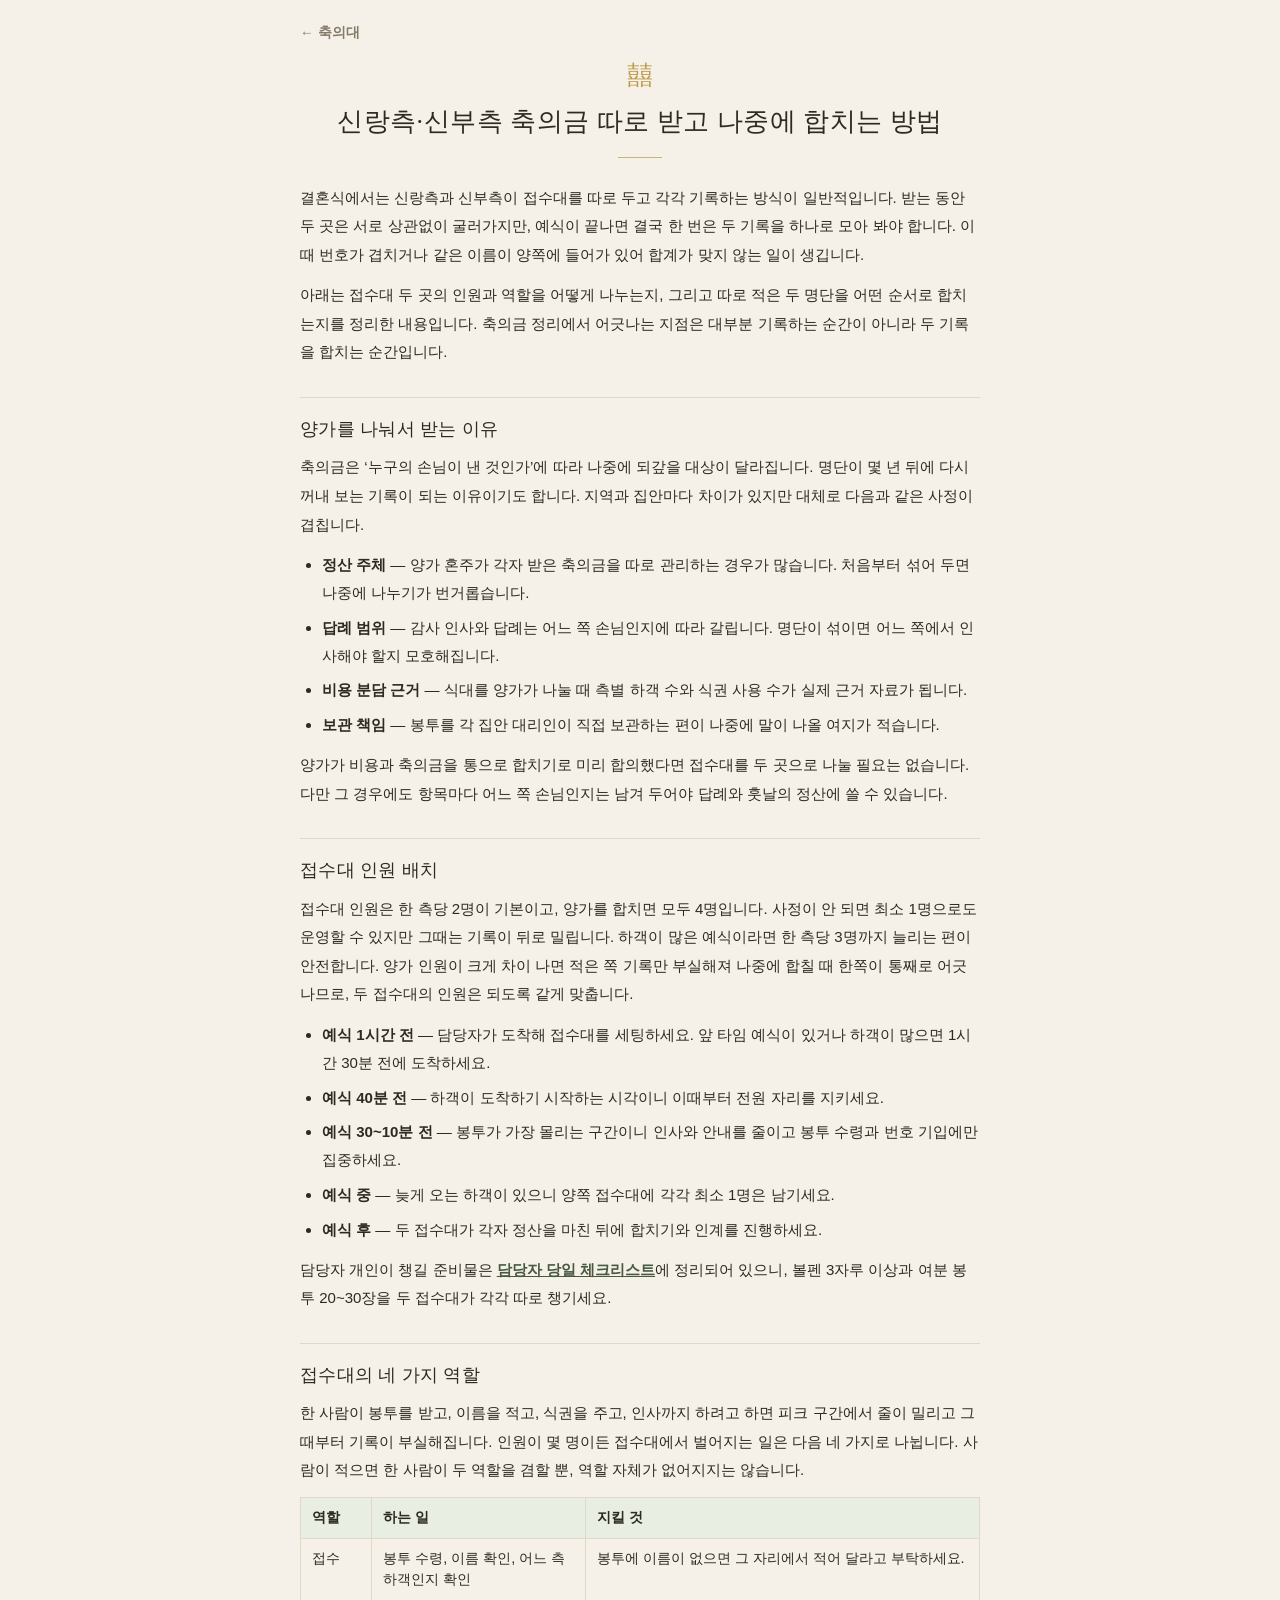
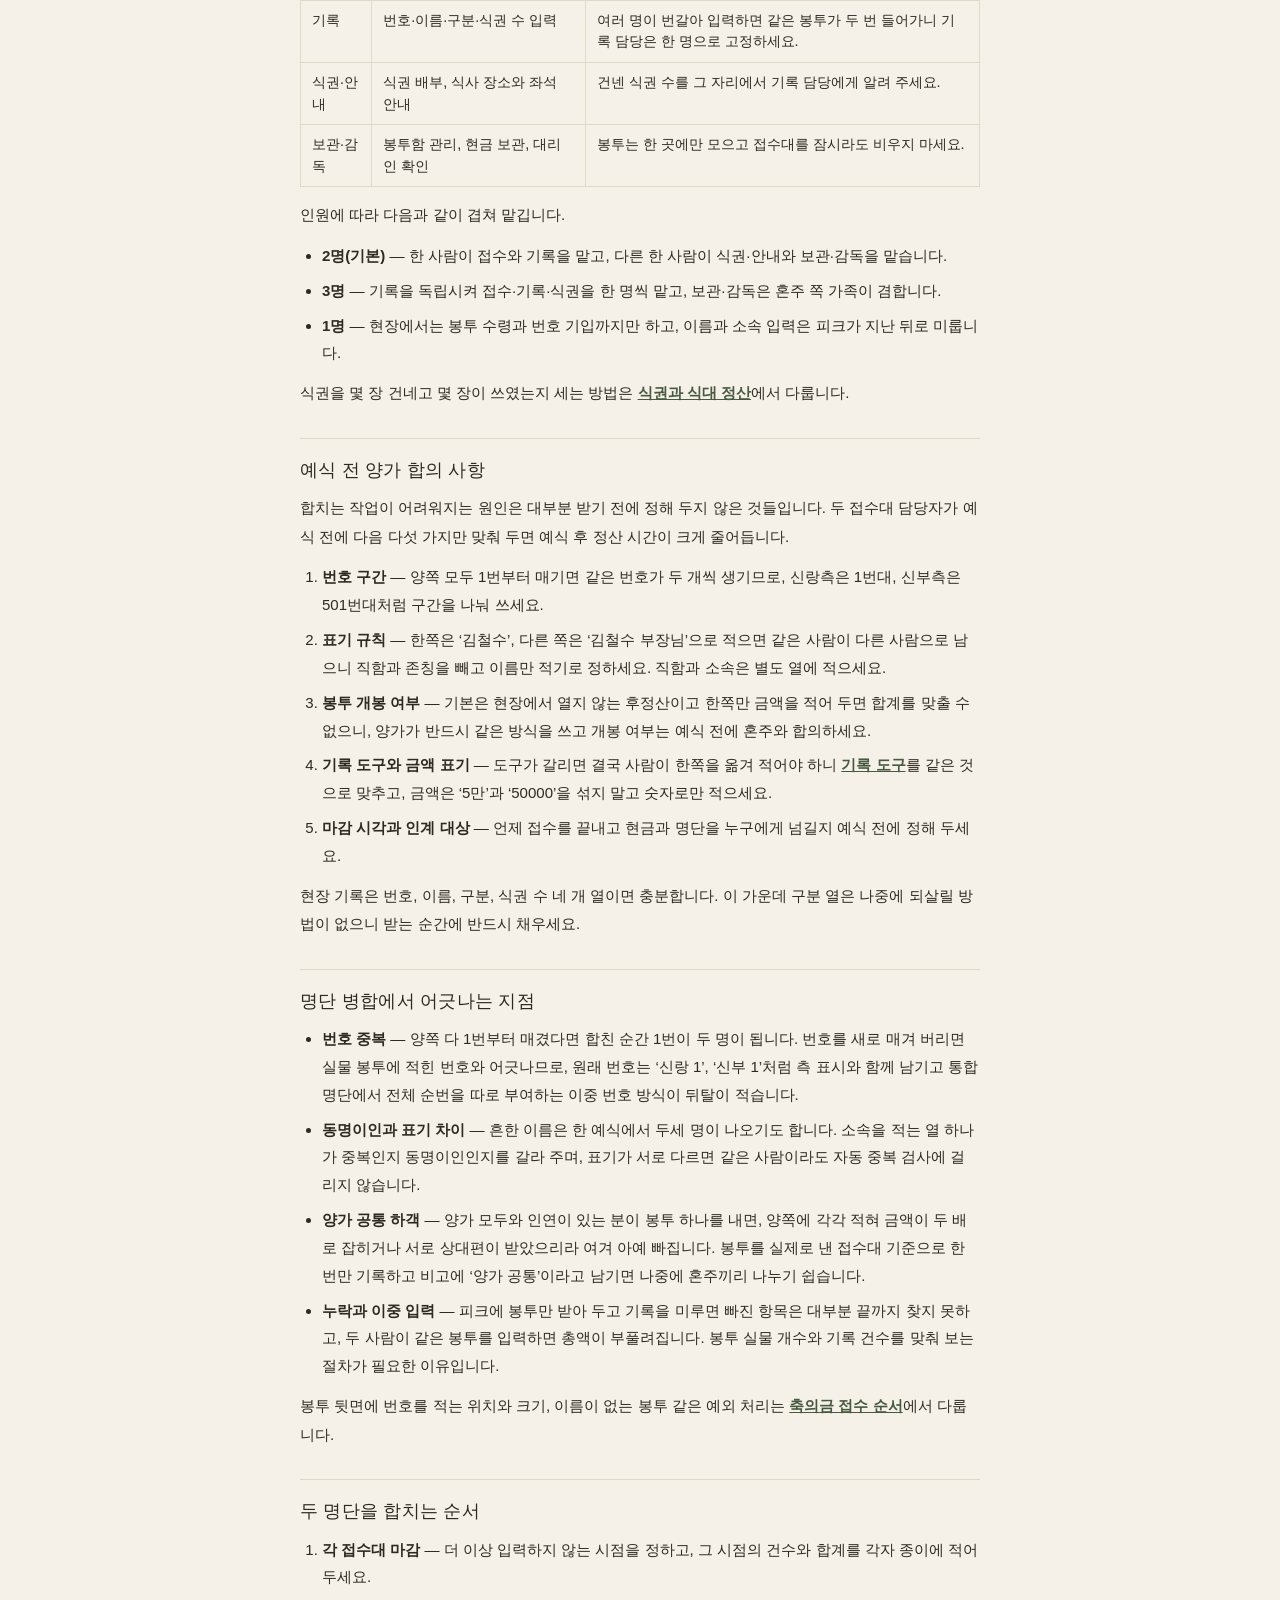
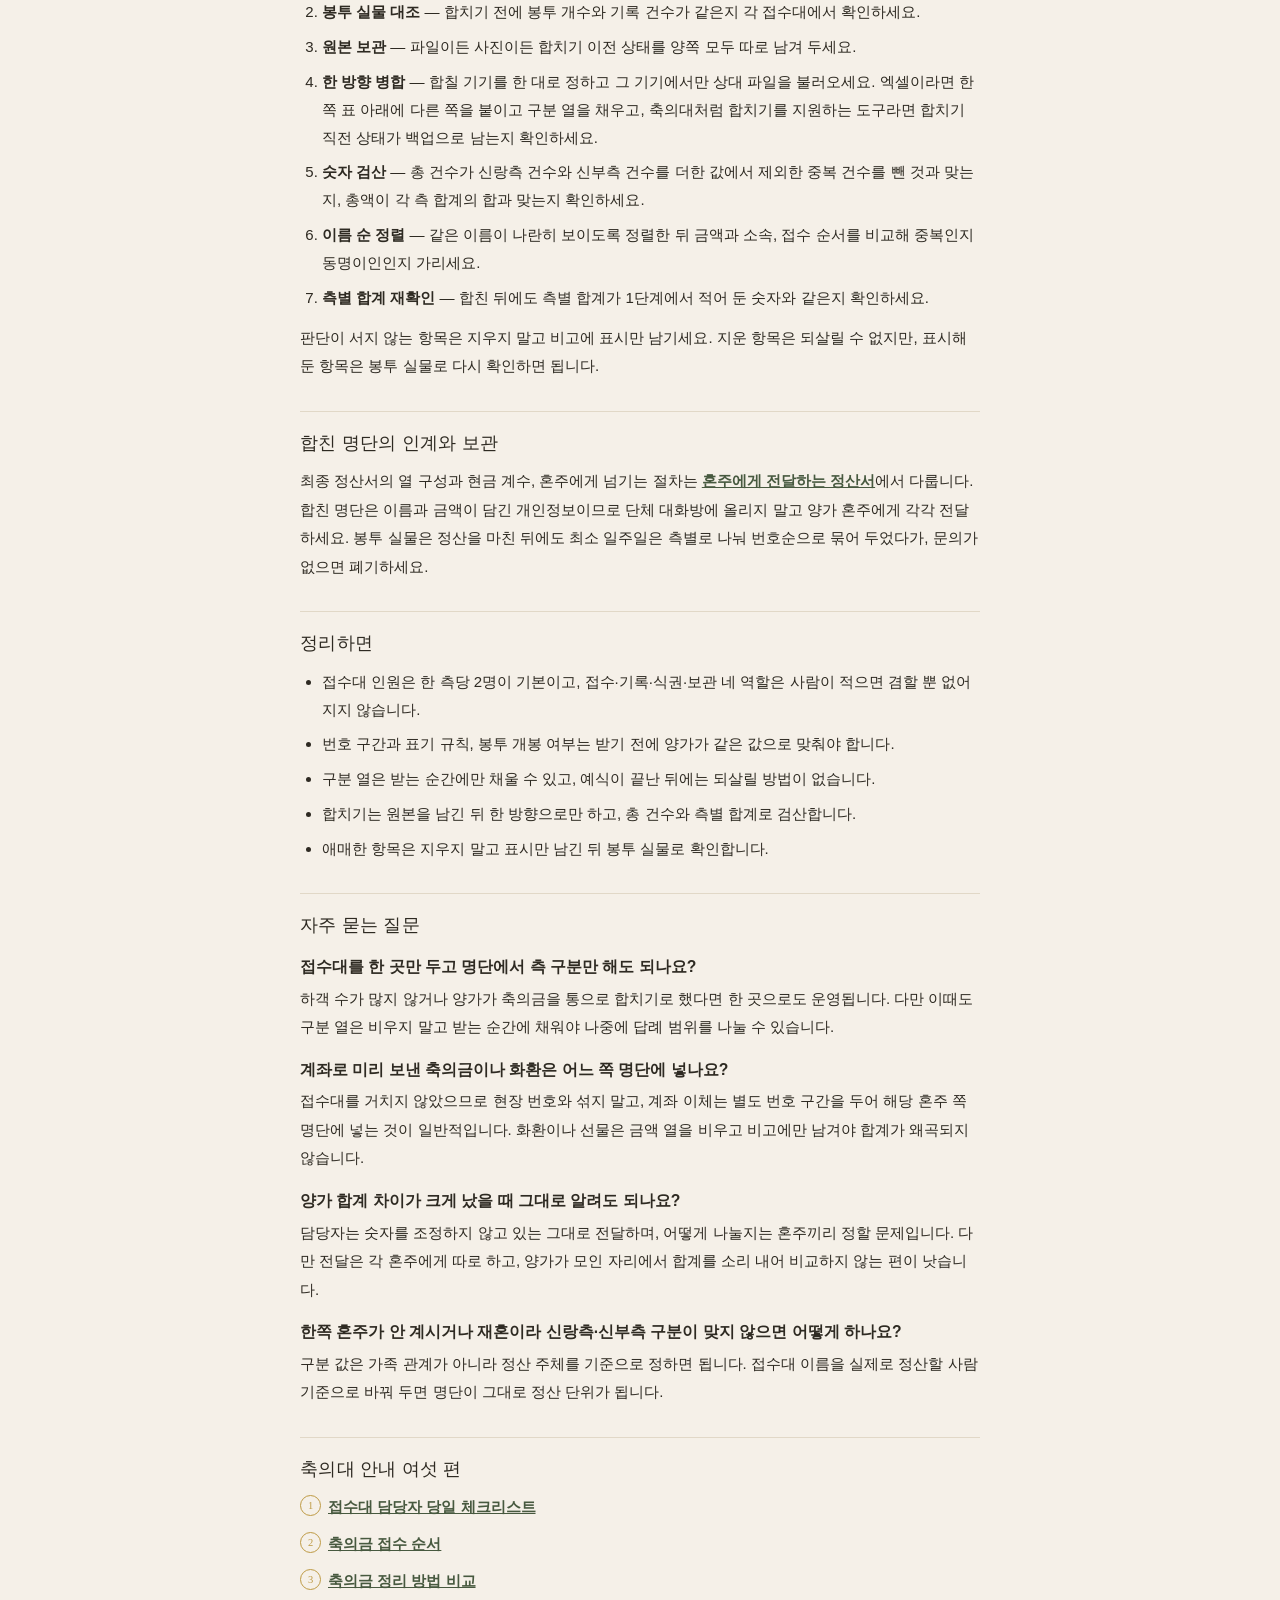
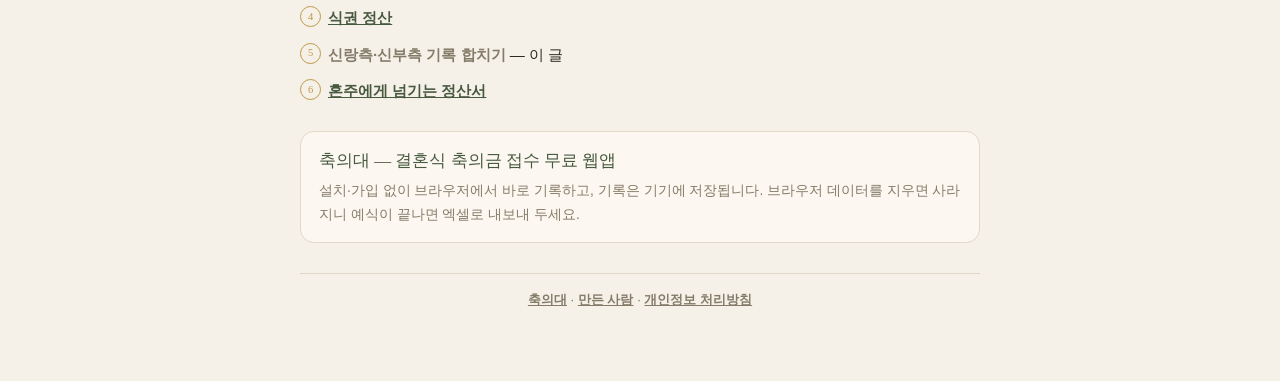
<file: guide/sinrang-sinbu-hapchigi.html>
<!DOCTYPE html>
<html lang="ko">
<head>
<meta charset="UTF-8">
<meta name="viewport" content="width=device-width, initial-scale=1.0">
<meta name="theme-color" content="#F5F0E8">
<title>신랑측·신부측 축의금 따로 받고 합치기 — 인원 배치와 병합 절차 | 축의대</title>
<meta name="description" content="접수대를 신랑측·신부측으로 나눠 운영할 때의 인원 배치와 네 가지 역할 분담, 번호 구간과 표기 규칙 합의, 예식 후 두 명단을 하나로 합치는 검산 절차까지 순서대로 정리했습니다.">
<link rel="canonical" href="https://xn--vk1bu99a4qe.com/guide/sinrang-sinbu-hapchigi.html">
<meta name="google-adsense-account" content="ca-pub-7543390628199317">
<meta property="og:type" content="article">
<meta property="og:site_name" content="축의대">
<meta property="og:locale" content="ko_KR">
<meta property="og:title" content="신랑측·신부측 축의금 따로 받고 나중에 합치는 방법">
<meta property="og:description" content="접수대를 신랑측·신부측으로 나눠 운영할 때의 인원 배치와 네 가지 역할 분담, 번호 구간과 표기 규칙 합의, 예식 후 두 명단을 하나로 합치는 검산 절차까지 순서대로 정리했습니다.">
<meta property="og:url" content="https://xn--vk1bu99a4qe.com/guide/sinrang-sinbu-hapchigi.html">
<meta property="og:image" content="https://xn--vk1bu99a4qe.com/icon-512.png">
<link rel="icon" href="data:image/svg+xml,<svg xmlns='http://www.w3.org/2000/svg' viewBox='0 0 100 100'><circle cx='50' cy='50' r='44' fill='none' stroke='%23BE9A44' stroke-width='3'/><text x='50' y='68' font-size='52' text-anchor='middle' fill='%23BE9A44' font-family='Georgia,serif'>囍</text></svg>">
<link rel="stylesheet" href="../page.css">
<script type="application/ld+json">
{"@context": "https://schema.org", "@graph": [{"@type": "Article", "headline": "신랑측·신부측 축의금 따로 받고 나중에 합치는 방법", "description": "접수대를 신랑측·신부측으로 나눠 운영할 때의 인원 배치와 네 가지 역할 분담, 번호 구간과 표기 규칙 합의, 예식 후 두 명단을 하나로 합치는 검산 절차까지 순서대로 정리했습니다.", "inLanguage": "ko", "mainEntityOfPage": "https://xn--vk1bu99a4qe.com/guide/sinrang-sinbu-hapchigi.html", "author": {"@type": "Person", "name": "축의대"}, "publisher": {"@type": "Organization", "name": "축의대", "url": "https://xn--vk1bu99a4qe.com/"}}, {"@type": "FAQPage", "mainEntity": [{"@type": "Question", "name": "접수대를 한 곳만 두고 명단에서 측 구분만 해도 되나요?", "acceptedAnswer": {"@type": "Answer", "text": "하객 수가 많지 않거나 양가가 축의금을 통으로 합치기로 했다면 한 곳으로도 운영됩니다. 다만 이때도 구분 열은 비우지 말고 받는 순간에 채워야 나중에 답례 범위를 나눌 수 있습니다."}}, {"@type": "Question", "name": "계좌로 미리 보낸 축의금이나 화환은 어느 쪽 명단에 넣나요?", "acceptedAnswer": {"@type": "Answer", "text": "접수대를 거치지 않았으므로 현장 번호와 섞지 말고, 계좌 이체는 별도 번호 구간을 두어 해당 혼주 쪽 명단에 넣는 것이 일반적입니다. 화환이나 선물은 금액 열을 비우고 비고에만 남겨야 합계가 왜곡되지 않습니다."}}, {"@type": "Question", "name": "양가 합계 차이가 크게 났을 때 그대로 알려도 되나요?", "acceptedAnswer": {"@type": "Answer", "text": "담당자는 숫자를 조정하지 않고 있는 그대로 전달하며, 어떻게 나눌지는 혼주끼리 정할 문제입니다. 다만 전달은 각 혼주에게 따로 하고, 양가가 모인 자리에서 합계를 소리 내어 비교하지 않는 편이 낫습니다."}}, {"@type": "Question", "name": "한쪽 혼주가 안 계시거나 재혼이라 신랑측·신부측 구분이 맞지 않으면 어떻게 하나요?", "acceptedAnswer": {"@type": "Answer", "text": "구분 값은 가족 관계가 아니라 정산 주체를 기준으로 정하면 됩니다. 접수대 이름을 실제로 정산할 사람 기준으로 바꿔 두면 명단이 그대로 정산 단위가 됩니다."}}]}]}
</script>
</head>
<body>
<div class="page">
  <nav class="topbar"><a class="home" href="../">← 축의대</a></nav>
  <div class="crest">囍</div>
  <h1>신랑측·신부측 축의금 따로 받고 나중에 합치는 방법</h1>
  <div class="rule"></div>

<p>결혼식에서는 신랑측과 신부측이 접수대를 따로 두고 각각 기록하는 방식이 일반적입니다. 받는 동안 두 곳은 서로 상관없이 굴러가지만, 예식이 끝나면 결국 한 번은 두 기록을 하나로 모아 봐야 합니다. 이때 번호가 겹치거나 같은 이름이 양쪽에 들어가 있어 합계가 맞지 않는 일이 생깁니다.</p>
<p>아래는 접수대 두 곳의 인원과 역할을 어떻게 나누는지, 그리고 따로 적은 두 명단을 어떤 순서로 합치는지를 정리한 내용입니다. 축의금 정리에서 어긋나는 지점은 대부분 기록하는 순간이 아니라 두 기록을 합치는 순간입니다.</p>

<h2>양가를 나눠서 받는 이유</h2>
<p>축의금은 &lsquo;누구의 손님이 낸 것인가&rsquo;에 따라 나중에 되갚을 대상이 달라집니다. 명단이 몇 년 뒤에 다시 꺼내 보는 기록이 되는 이유이기도 합니다. 지역과 집안마다 차이가 있지만 대체로 다음과 같은 사정이 겹칩니다.</p>
<ul>
<li><strong>정산 주체</strong> &mdash; 양가 혼주가 각자 받은 축의금을 따로 관리하는 경우가 많습니다. 처음부터 섞어 두면 나중에 나누기가 번거롭습니다.</li>
<li><strong>답례 범위</strong> &mdash; 감사 인사와 답례는 어느 쪽 손님인지에 따라 갈립니다. 명단이 섞이면 어느 쪽에서 인사해야 할지 모호해집니다.</li>
<li><strong>비용 분담 근거</strong> &mdash; 식대를 양가가 나눌 때 측별 하객 수와 식권 사용 수가 실제 근거 자료가 됩니다.</li>
<li><strong>보관 책임</strong> &mdash; 봉투를 각 집안 대리인이 직접 보관하는 편이 나중에 말이 나올 여지가 적습니다.</li>
</ul>
<p>양가가 비용과 축의금을 통으로 합치기로 미리 합의했다면 접수대를 두 곳으로 나눌 필요는 없습니다. 다만 그 경우에도 항목마다 어느 쪽 손님인지는 남겨 두어야 답례와 훗날의 정산에 쓸 수 있습니다.</p>

<h2>접수대 인원 배치</h2>
<p>접수대 인원은 한 측당 2명이 기본이고, 양가를 합치면 모두 4명입니다. 사정이 안 되면 최소 1명으로도 운영할 수 있지만 그때는 기록이 뒤로 밀립니다. 하객이 많은 예식이라면 한 측당 3명까지 늘리는 편이 안전합니다. 양가 인원이 크게 차이 나면 적은 쪽 기록만 부실해져 나중에 합칠 때 한쪽이 통째로 어긋나므로, 두 접수대의 인원은 되도록 같게 맞춥니다.</p>
<ul>
<li><strong>예식 1시간 전</strong> &mdash; 담당자가 도착해 접수대를 세팅하세요. 앞 타임 예식이 있거나 하객이 많으면 1시간 30분 전에 도착하세요.</li>
<li><strong>예식 40분 전</strong> &mdash; 하객이 도착하기 시작하는 시각이니 이때부터 전원 자리를 지키세요.</li>
<li><strong>예식 30~10분 전</strong> &mdash; 봉투가 가장 몰리는 구간이니 인사와 안내를 줄이고 봉투 수령과 번호 기입에만 집중하세요.</li>
<li><strong>예식 중</strong> &mdash; 늦게 오는 하객이 있으니 양쪽 접수대에 각각 최소 1명은 남기세요.</li>
<li><strong>예식 후</strong> &mdash; 두 접수대가 각자 정산을 마친 뒤에 합치기와 인계를 진행하세요.</li>
</ul>
<p>담당자 개인이 챙길 준비물은 <a href="chukui-desk-checklist.html">담당자 당일 체크리스트</a>에 정리되어 있으니, 볼펜 3자루 이상과 여분 봉투 20~30장을 두 접수대가 각각 따로 챙기세요.</p>

<h2>접수대의 네 가지 역할</h2>
<p>한 사람이 봉투를 받고, 이름을 적고, 식권을 주고, 인사까지 하려고 하면 피크 구간에서 줄이 밀리고 그때부터 기록이 부실해집니다. 인원이 몇 명이든 접수대에서 벌어지는 일은 다음 네 가지로 나뉩니다. 사람이 적으면 한 사람이 두 역할을 겸할 뿐, 역할 자체가 없어지지는 않습니다.</p>
<table>
<thead>
<tr><th>역할</th><th>하는 일</th><th>지킬 것</th></tr>
</thead>
<tbody>
<tr><td>접수</td><td>봉투 수령, 이름 확인, 어느 측 하객인지 확인</td><td>봉투에 이름이 없으면 그 자리에서 적어 달라고 부탁하세요.</td></tr>
<tr><td>기록</td><td>번호·이름·구분·식권 수 입력</td><td>여러 명이 번갈아 입력하면 같은 봉투가 두 번 들어가니 기록 담당은 한 명으로 고정하세요.</td></tr>
<tr><td>식권·안내</td><td>식권 배부, 식사 장소와 좌석 안내</td><td>건넨 식권 수를 그 자리에서 기록 담당에게 알려 주세요.</td></tr>
<tr><td>보관·감독</td><td>봉투함 관리, 현금 보관, 대리인 확인</td><td>봉투는 한 곳에만 모으고 접수대를 잠시라도 비우지 마세요.</td></tr>
</tbody>
</table>
<p>인원에 따라 다음과 같이 겹쳐 맡깁니다.</p>
<ul>
<li><strong>2명(기본)</strong> &mdash; 한 사람이 접수와 기록을 맡고, 다른 한 사람이 식권·안내와 보관·감독을 맡습니다.</li>
<li><strong>3명</strong> &mdash; 기록을 독립시켜 접수·기록·식권을 한 명씩 맡고, 보관·감독은 혼주 쪽 가족이 겸합니다.</li>
<li><strong>1명</strong> &mdash; 현장에서는 봉투 수령과 번호 기입까지만 하고, 이름과 소속 입력은 피크가 지난 뒤로 미룹니다.</li>
</ul>
<p>식권을 몇 장 건네고 몇 장이 쓰였는지 세는 방법은 <a href="sikgwon-jeongsan.html">식권과 식대 정산</a>에서 다룹니다.</p>

<h2>예식 전 양가 합의 사항</h2>
<p>합치는 작업이 어려워지는 원인은 대부분 받기 전에 정해 두지 않은 것들입니다. 두 접수대 담당자가 예식 전에 다음 다섯 가지만 맞춰 두면 예식 후 정산 시간이 크게 줄어듭니다.</p>
<ol>
<li><strong>번호 구간</strong> &mdash; 양쪽 모두 1번부터 매기면 같은 번호가 두 개씩 생기므로, 신랑측은 1번대, 신부측은 501번대처럼 구간을 나눠 쓰세요.</li>
<li><strong>표기 규칙</strong> &mdash; 한쪽은 &lsquo;김철수&rsquo;, 다른 쪽은 &lsquo;김철수 부장님&rsquo;으로 적으면 같은 사람이 다른 사람으로 남으니 직함과 존칭을 빼고 이름만 적기로 정하세요. 직함과 소속은 별도 열에 적으세요.</li>
<li><strong>봉투 개봉 여부</strong> &mdash; 기본은 현장에서 열지 않는 후정산이고 한쪽만 금액을 적어 두면 합계를 맞출 수 없으니, 양가가 반드시 같은 방식을 쓰고 개봉 여부는 예식 전에 혼주와 합의하세요.</li>
<li><strong>기록 도구와 금액 표기</strong> &mdash; 도구가 갈리면 결국 사람이 한쪽을 옮겨 적어야 하니 <a href="chukui-jeongri-methods.html">기록 도구</a>를 같은 것으로 맞추고, 금액은 &lsquo;5만&rsquo;과 &lsquo;50000&rsquo;을 섞지 말고 숫자로만 적으세요.</li>
<li><strong>마감 시각과 인계 대상</strong> &mdash; 언제 접수를 끝내고 현금과 명단을 누구에게 넘길지 예식 전에 정해 두세요.</li>
</ol>
<p>현장 기록은 번호, 이름, 구분, 식권 수 네 개 열이면 충분합니다. 이 가운데 구분 열은 나중에 되살릴 방법이 없으니 받는 순간에 반드시 채우세요.</p>

<h2>명단 병합에서 어긋나는 지점</h2>
<ul>
<li><strong>번호 중복</strong> &mdash; 양쪽 다 1번부터 매겼다면 합친 순간 1번이 두 명이 됩니다. 번호를 새로 매겨 버리면 실물 봉투에 적힌 번호와 어긋나므로, 원래 번호는 &lsquo;신랑 1&rsquo;, &lsquo;신부 1&rsquo;처럼 측 표시와 함께 남기고 통합 명단에서 전체 순번을 따로 부여하는 이중 번호 방식이 뒤탈이 적습니다.</li>
<li><strong>동명이인과 표기 차이</strong> &mdash; 흔한 이름은 한 예식에서 두세 명이 나오기도 합니다. 소속을 적는 열 하나가 중복인지 동명이인인지를 갈라 주며, 표기가 서로 다르면 같은 사람이라도 자동 중복 검사에 걸리지 않습니다.</li>
<li><strong>양가 공통 하객</strong> &mdash; 양가 모두와 인연이 있는 분이 봉투 하나를 내면, 양쪽에 각각 적혀 금액이 두 배로 잡히거나 서로 상대편이 받았으리라 여겨 아예 빠집니다. 봉투를 실제로 낸 접수대 기준으로 한 번만 기록하고 비고에 &lsquo;양가 공통&rsquo;이라고 남기면 나중에 혼주끼리 나누기 쉽습니다.</li>
<li><strong>누락과 이중 입력</strong> &mdash; 피크에 봉투만 받아 두고 기록을 미루면 빠진 항목은 대부분 끝까지 찾지 못하고, 두 사람이 같은 봉투를 입력하면 총액이 부풀려집니다. 봉투 실물 개수와 기록 건수를 맞춰 보는 절차가 필요한 이유입니다.</li>
</ul>
<p>봉투 뒷면에 번호를 적는 위치와 크기, 이름이 없는 봉투 같은 예외 처리는 <a href="chukui-jeopsu-order.html">축의금 접수 순서</a>에서 다룹니다.</p>

<h2>두 명단을 합치는 순서</h2>
<ol>
<li><strong>각 접수대 마감</strong> &mdash; 더 이상 입력하지 않는 시점을 정하고, 그 시점의 건수와 합계를 각자 종이에 적어 두세요.</li>
<li><strong>봉투 실물 대조</strong> &mdash; 합치기 전에 봉투 개수와 기록 건수가 같은지 각 접수대에서 확인하세요.</li>
<li><strong>원본 보관</strong> &mdash; 파일이든 사진이든 합치기 이전 상태를 양쪽 모두 따로 남겨 두세요.</li>
<li><strong>한 방향 병합</strong> &mdash; 합칠 기기를 한 대로 정하고 그 기기에서만 상대 파일을 불러오세요. 엑셀이라면 한쪽 표 아래에 다른 쪽을 붙이고 구분 열을 채우고, 축의대처럼 합치기를 지원하는 도구라면 합치기 직전 상태가 백업으로 남는지 확인하세요.</li>
<li><strong>숫자 검산</strong> &mdash; 총 건수가 신랑측 건수와 신부측 건수를 더한 값에서 제외한 중복 건수를 뺀 것과 맞는지, 총액이 각 측 합계의 합과 맞는지 확인하세요.</li>
<li><strong>이름 순 정렬</strong> &mdash; 같은 이름이 나란히 보이도록 정렬한 뒤 금액과 소속, 접수 순서를 비교해 중복인지 동명이인인지 가리세요.</li>
<li><strong>측별 합계 재확인</strong> &mdash; 합친 뒤에도 측별 합계가 1단계에서 적어 둔 숫자와 같은지 확인하세요.</li>
</ol>
<p>판단이 서지 않는 항목은 지우지 말고 비고에 표시만 남기세요. 지운 항목은 되살릴 수 없지만, 표시해 둔 항목은 봉투 실물로 다시 확인하면 됩니다.</p>

<h2>합친 명단의 인계와 보관</h2>
<p>최종 정산서의 열 구성과 현금 계수, 혼주에게 넘기는 절차는 <a href="honju-jeongsanseo.html">혼주에게 전달하는 정산서</a>에서 다룹니다. 합친 명단은 이름과 금액이 담긴 개인정보이므로 단체 대화방에 올리지 말고 양가 혼주에게 각각 전달하세요. 봉투 실물은 정산을 마친 뒤에도 최소 일주일은 측별로 나눠 번호순으로 묶어 두었다가, 문의가 없으면 폐기하세요.</p>

<h2>정리하면</h2>
<ul>
<li>접수대 인원은 한 측당 2명이 기본이고, 접수·기록·식권·보관 네 역할은 사람이 적으면 겸할 뿐 없어지지 않습니다.</li>
<li>번호 구간과 표기 규칙, 봉투 개봉 여부는 받기 전에 양가가 같은 값으로 맞춰야 합니다.</li>
<li>구분 열은 받는 순간에만 채울 수 있고, 예식이 끝난 뒤에는 되살릴 방법이 없습니다.</li>
<li>합치기는 원본을 남긴 뒤 한 방향으로만 하고, 총 건수와 측별 합계로 검산합니다.</li>
<li>애매한 항목은 지우지 말고 표시만 남긴 뒤 봉투 실물로 확인합니다.</li>
</ul>

  <h2>자주 묻는 질문</h2>
  <div class="faq">
    <h3>접수대를 한 곳만 두고 명단에서 측 구분만 해도 되나요?</h3>
    <p>하객 수가 많지 않거나 양가가 축의금을 통으로 합치기로 했다면 한 곳으로도 운영됩니다. 다만 이때도 구분 열은 비우지 말고 받는 순간에 채워야 나중에 답례 범위를 나눌 수 있습니다.</p>
    <h3>계좌로 미리 보낸 축의금이나 화환은 어느 쪽 명단에 넣나요?</h3>
    <p>접수대를 거치지 않았으므로 현장 번호와 섞지 말고, 계좌 이체는 별도 번호 구간을 두어 해당 혼주 쪽 명단에 넣는 것이 일반적입니다. 화환이나 선물은 금액 열을 비우고 비고에만 남겨야 합계가 왜곡되지 않습니다.</p>
    <h3>양가 합계 차이가 크게 났을 때 그대로 알려도 되나요?</h3>
    <p>담당자는 숫자를 조정하지 않고 있는 그대로 전달하며, 어떻게 나눌지는 혼주끼리 정할 문제입니다. 다만 전달은 각 혼주에게 따로 하고, 양가가 모인 자리에서 합계를 소리 내어 비교하지 않는 편이 낫습니다.</p>
    <h3>한쪽 혼주가 안 계시거나 재혼이라 신랑측·신부측 구분이 맞지 않으면 어떻게 하나요?</h3>
    <p>구분 값은 가족 관계가 아니라 정산 주체를 기준으로 정하면 됩니다. 접수대 이름을 실제로 정산할 사람 기준으로 바꿔 두면 명단이 그대로 정산 단위가 됩니다.</p>
  </div>

  <h2>축의대 안내 여섯 편</h2>
  <ol class="series">
    <li><a href="chukui-desk-checklist.html">접수대 담당자 당일 체크리스트</a></li>
    <li><a href="chukui-jeopsu-order.html">축의금 접수 순서</a></li>
    <li><a href="chukui-jeongri-methods.html">축의금 정리 방법 비교</a></li>
    <li><a href="sikgwon-jeongsan.html">식권 정산</a></li>
    <li><strong>신랑측·신부측 기록 합치기</strong> — 이 글</li>
    <li><a href="honju-jeongsanseo.html">혼주에게 넘기는 정산서</a></li>
  </ol>

  <a class="cta" href="../">
    <strong>축의대 — 결혼식 축의금 접수 무료 웹앱</strong>
    <span>설치·가입 없이 브라우저에서 바로 기록하고, 기록은 기기에 저장됩니다. 브라우저 데이터를 지우면 사라지니 예식이 끝나면 엑셀로 내보내 두세요.</span>
  </a>

  <footer class="site">
    <a href="../">축의대</a> · <a href="../about.html">만든 사람</a> · <a href="../privacy.html">개인정보 처리방침</a>
  </footer>
</div>
</body>
</html>
</file>
<file: page.css>
/* 축의대 — 안내/가이드 페이지 공통 스타일 (앱과 같은 '축의 청첩' 톤) */
:root{
  --bg:#F5F0E8; --panel:#FCF8F1; --ink:#2E2A22; --muted:#857B69; --line:#E1D8C7;
  --brand:#8A9E88; --brand-strong:#47593F; --brand-soft:#E8EEE2; --gold:#BE9A44;
  --display:"Didot","Bodoni MT","Hoefler Text",Palatino,"Palatino Linotype",Georgia,"AppleMyungjo","Nanum Myeongjo","Batang",serif;
  --body:"Helvetica Neue","Avenir Next",Avenir,"Segoe UI",Roboto,Arial,"Apple SD Gothic Neo","Malgun Gothic","Nanum Gothic",sans-serif;
}
@media (prefers-color-scheme: dark){
  :root{ --bg:#1A1712; --panel:#24211A; --ink:#EFE8DA; --muted:#A99D87; --line:#3A3529;
    --brand:#9DB199; --brand-strong:#BBCDB4; --brand-soft:#262C20; --gold:#D8B667; }
}
*{ box-sizing:border-box; }
body{ margin:0; background:var(--bg); color:var(--ink); font-family:var(--body);
  line-height:1.5; -webkit-text-size-adjust:100%; }
.page{ max-width:720px; margin:0 auto; padding:14px 20px 72px; }

.topbar{ padding:6px 0 2px; }
.topbar .home{ font-size:.86rem; color:var(--muted); text-decoration:none; font-weight:600; }
.topbar .home:hover{ color:var(--brand-strong); }

.crest{ text-align:center; color:var(--gold); font-family:var(--display); font-size:26px; margin-top:10px; }
h1{ font-family:var(--display); font-weight:400; font-size:1.62rem; line-height:1.45;
  text-align:center; letter-spacing:.02em; margin:8px 0 0; }
.rule{ width:44px; height:1px; background:var(--gold); margin:16px auto 26px; opacity:.7; }

h2{ font-family:var(--display); font-weight:400; font-size:1.14rem; letter-spacing:.02em;
  margin:30px 0 10px; padding-top:18px; border-top:1px solid var(--line); }
h3{ font-size:.98rem; font-weight:700; margin:20px 0 6px; }
p{ font-size:.94rem; line-height:1.9; margin:0 0 12px; }
ul,ol{ padding-left:22px; margin:0 0 12px; }
li{ font-size:.94rem; line-height:1.85; margin-bottom:7px; }
strong{ font-weight:700; }
em{ font-style:normal; color:var(--brand-strong); font-weight:600; }
a{ color:var(--brand-strong); font-weight:600; }

table{ width:100%; border-collapse:collapse; margin:0 0 14px; font-size:.9rem; display:block; overflow-x:auto; }
th,td{ border:1px solid var(--line); padding:9px 11px; text-align:left; vertical-align:top; }
th{ background:var(--brand-soft); font-weight:700; white-space:nowrap; }

blockquote{ margin:0 0 12px; padding:12px 14px; background:var(--panel);
  border-left:3px solid var(--gold); border-radius:0 8px 8px 0; }
blockquote p:last-child{ margin-bottom:0; }

.cta{ display:block; margin:26px 0; padding:16px 18px; background:var(--panel);
  border:1px solid var(--line); border-radius:14px; text-decoration:none; color:var(--ink); }
.cta strong{ display:block; font-family:var(--display); font-weight:400; font-size:1.06rem; margin-bottom:4px; color:var(--brand-strong); }
.cta span{ font-size:.86rem; color:var(--muted); font-weight:400; }

.faq h3{ margin-top:16px; }
/* 시리즈 목차 — 여섯 편 고정, 현재 글은 링크 없이 표시 */
.series{ counter-reset:sr; list-style:none; padding-left:0; }
.series li{ position:relative; padding-left:28px; margin-bottom:9px; }
.series li::before{ counter-increment:sr; content:counter(sr);
  position:absolute; left:0; top:2px; width:19px; height:19px; border-radius:50%;
  border:1px solid var(--gold); color:var(--gold); font-family:var(--display); font-size:10.5px;
  display:flex; align-items:center; justify-content:center; }
.series li strong{ color:var(--muted); font-weight:600; }
.back{ margin-top:34px; padding-top:16px; border-top:1px solid var(--line); text-align:center; font-size:.88rem; }
.ad-wrap{ margin:26px 0 6px; padding-top:14px; border-top:1px solid var(--line); text-align:center; }
.ad-label{ font-size:9px; letter-spacing:.16em; text-transform:uppercase; color:var(--muted); opacity:.7; display:block; margin-bottom:6px; }
footer.site{ margin-top:30px; padding-top:16px; border-top:1px solid var(--line);
  text-align:center; font-size:.82rem; color:var(--muted); }
footer.site a{ color:var(--muted); font-weight:600; }
footer.site .fine{ margin:10px 0 0; font-size:.76rem; line-height:1.7; color:var(--muted); opacity:.85; }

/* 개인정보 처리방침 전용 */
.eff{ text-align:center; color:var(--muted); font-size:.82rem; margin-top:8px; }
.note{ background:var(--panel); border:1px solid var(--line); border-radius:12px;
  padding:14px 16px; font-size:.9rem; line-height:1.8; margin-bottom:26px; }
.note b{ color:var(--brand-strong); }
.ph{ background:rgba(190,154,68,.16); border-bottom:1px dashed var(--gold);
  padding:0 3px; border-radius:3px; }
</file>
